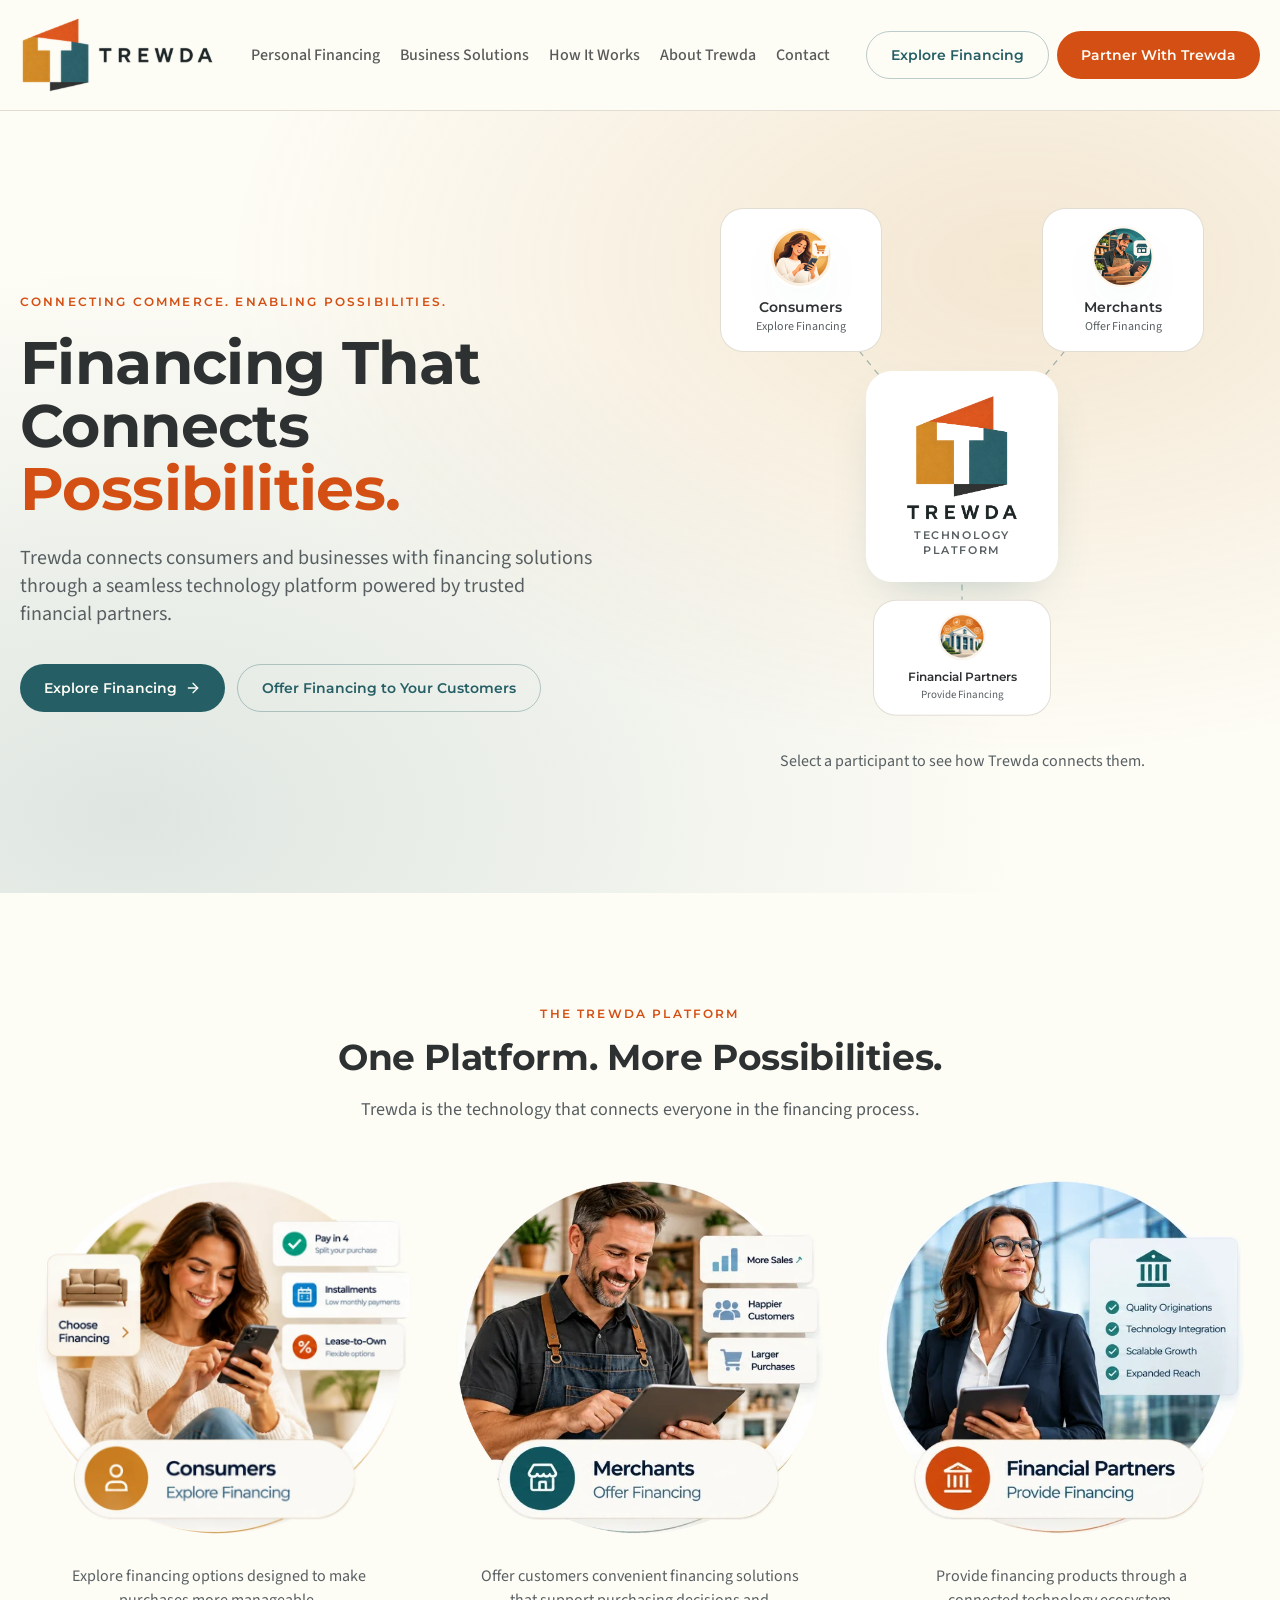
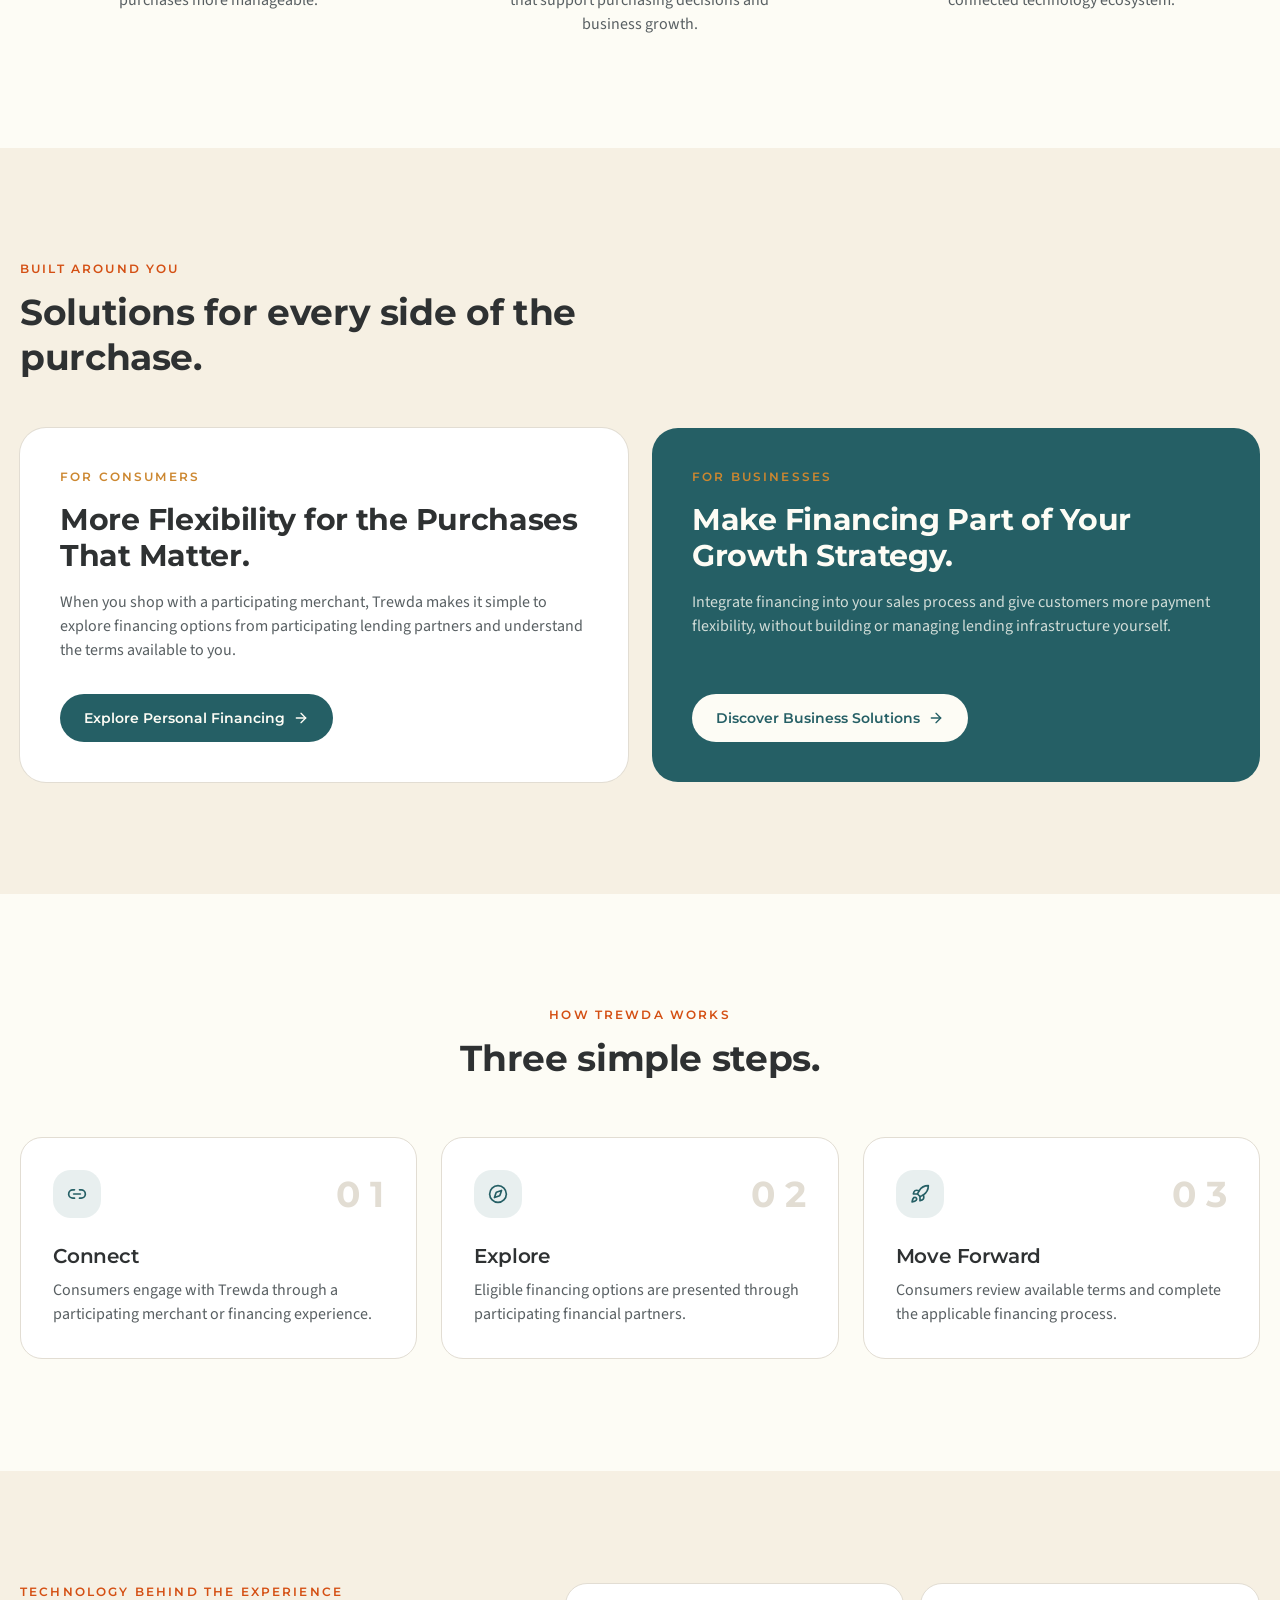
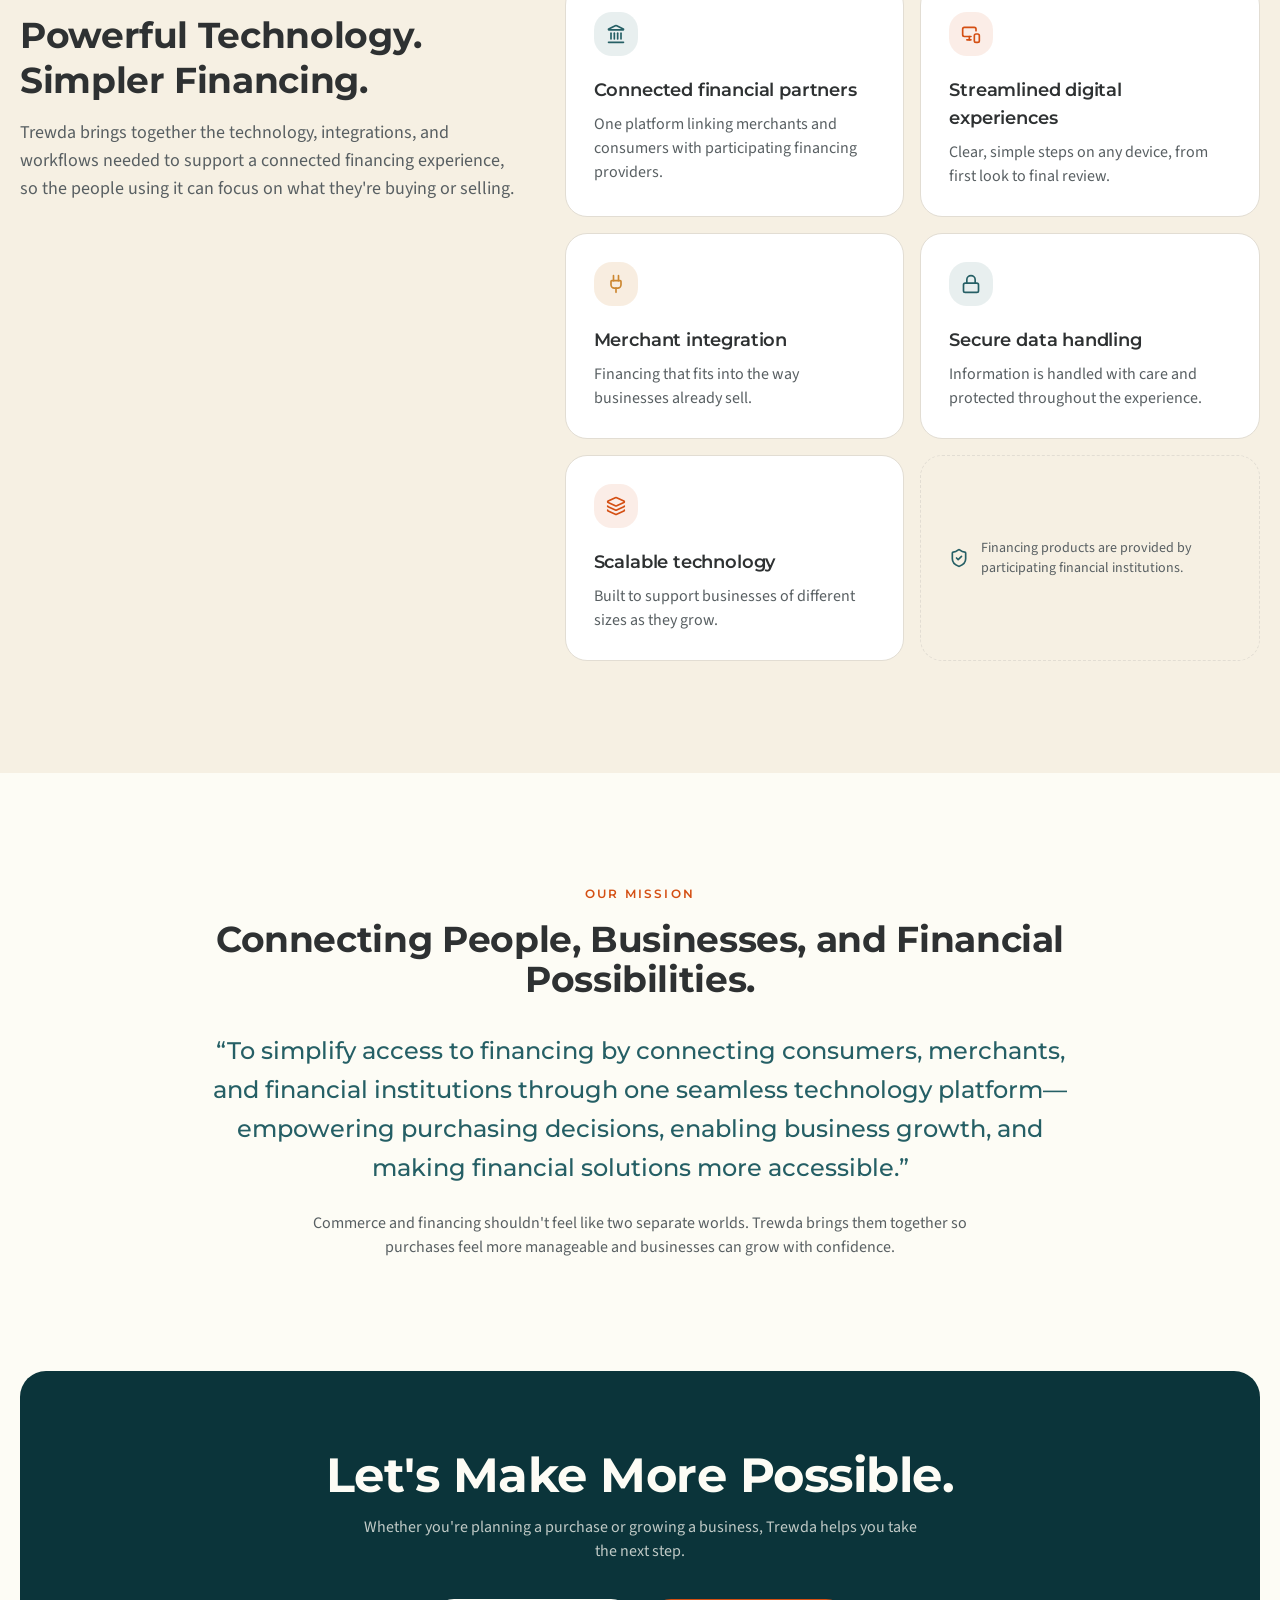
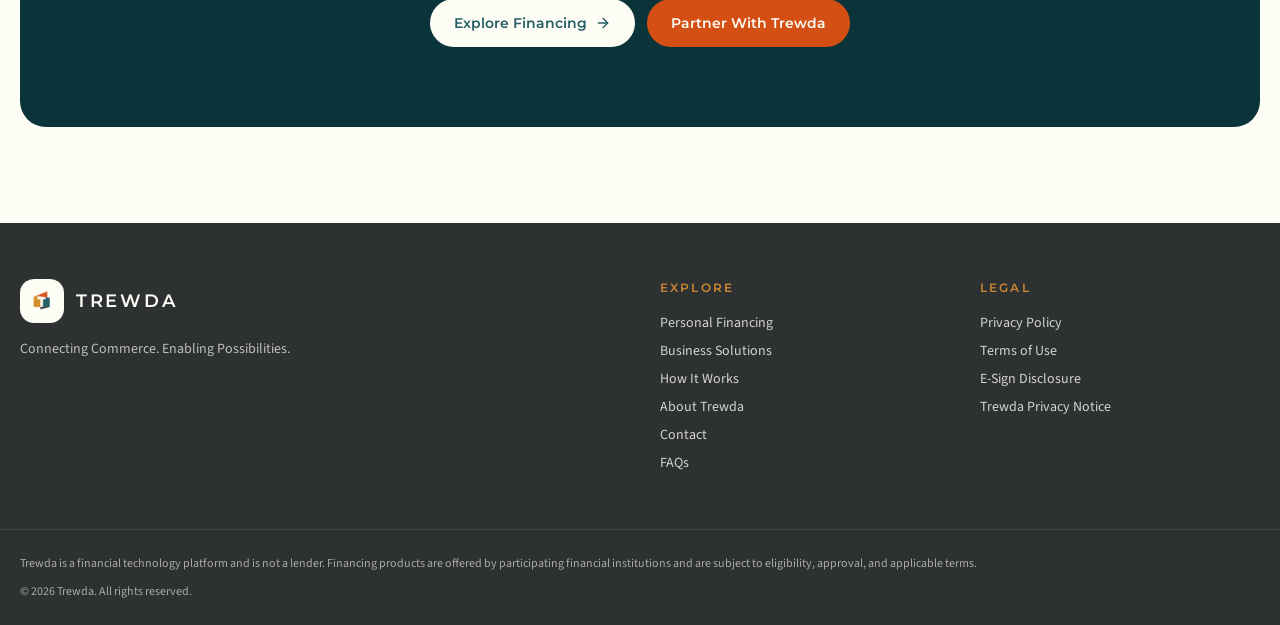
<file: index.html>
<!DOCTYPE html>
<html lang="en">
 <head>
  <meta charset="utf-8"/>
  <meta content="width=device-width, initial-scale=1" name="viewport"/>
  <link as="image" href="assets/trewda-lockup.png" rel="preload"/>
  <link as="image" href="assets/trewda-stacked.png" rel="preload"/>
  <link as="image" href="assets/trewda-logo.png" rel="preload"/>
  <link data-precedence="default" href="assets/styles-FeVALgsH.css" rel="stylesheet"/>
  <link data-precedence="default" href="https://fonts.googleapis.com/css2?family=Montserrat:wght@500;600;700&amp;family=Source+Sans+3:wght@400;500;600&amp;display=swap" rel="stylesheet"/>
  <title>
   Trewda | Consumer &amp; Merchant Financing Platform
  </title>
  <meta content="Trewda" name="author"/>
  <meta content="Discover how Trewda connects consumers, merchants, and financial partners through one financing technology platform. Trewda is not a lender." name="description"/>
  <meta content="Trewda | Consumer &amp; Merchant Financing Platform" property="og:title"/>
  <meta content="Discover how Trewda connects consumers, merchants, and financial partners through one financing technology platform. Trewda is not a lender." property="og:description"/>
  <meta content="website" property="og:type"/>
  <meta content="Trewda" property="og:site_name"/>
  <meta content="en_US" property="og:locale"/>
  <meta content="/" property="og:url"/>
  <meta content="https://id-preview--7ebfb4f6-4d1b-48b0-84a3-66e8fc5d0429.lovable.app/__l5e/assets-v1/3f78bb24-ef26-437a-9b30-5fa10b18df9d/trewda-social.jpg" property="og:image"/>
  <meta content="https://id-preview--7ebfb4f6-4d1b-48b0-84a3-66e8fc5d0429.lovable.app/__l5e/assets-v1/3f78bb24-ef26-437a-9b30-5fa10b18df9d/trewda-social.jpg" property="og:image:secure_url"/>
  <meta content="image/jpeg" property="og:image:type"/>
  <meta content="1200" property="og:image:width"/>
  <meta content="630" property="og:image:height"/>
  <meta content="Trewda logo on ivory with orange, mustard, and teal accents" property="og:image:alt"/>
  <meta content="summary_large_image" name="twitter:card"/>
  <meta content="Trewda | Consumer &amp; Merchant Financing Platform" name="twitter:title"/>
  <meta content="Discover how Trewda connects consumers, merchants, and financial partners through one financing technology platform. Trewda is not a lender." name="twitter:description"/>
  <meta content="https://id-preview--7ebfb4f6-4d1b-48b0-84a3-66e8fc5d0429.lovable.app/__l5e/assets-v1/3f78bb24-ef26-437a-9b30-5fa10b18df9d/trewda-social.jpg" name="twitter:image"/>
  <meta content="Trewda logo on ivory with orange, mustard, and teal accents" name="twitter:image:alt"/>
  <link href="favicon.png" rel="icon" type="image/png"/>
  <link href="https://fonts.googleapis.com" rel="preconnect"/>
  <link crossorigin="anonymous" href="https://fonts.gstatic.com" rel="preconnect"/>
  <link href="https://trewda-home-loan-guide.lovable.app/" rel="canonical"/>
  <script type="application/ld+json">
   {"@context":"https://schema.org","@graph":[{"@type":"Organization","@id":"https://trewda-home-loan-guide.lovable.app/#organization","name":"Trewda","legalName":"Trewda LLC","url":"https://trewda-home-loan-guide.lovable.app/","logo":"/__l5e/assets-v1/e16c0448-92a8-4d80-8bb7-e07fe70e4257/trewda-logo.png","description":"Trewda is a financial technology platform and is not a lender. Financing products are offered by participating financial institutions and are subject to eligibility, approval, and applicable terms.","email":"support@trewda.com","address":{"@type":"PostalAddress","streetAddress":"30 N Gould St Ste N","addressLocality":"Sheridan","addressRegion":"Wyoming","postalCode":"82801","addressCountry":"US"},"contactPoint":{"@type":"ContactPoint","contactType":"customer support","email":"support@trewda.com","url":"https://trewda-home-loan-guide.lovable.app/contact"},"hasOfferCatalog":{"@type":"OfferCatalog","name":"Trewda platform services","itemListElement":[{"@type":"Offer","itemOffered":{"@id":"https://trewda-home-loan-guide.lovable.app/#consumer-financing-connections"}},{"@type":"Offer","itemOffered":{"@id":"https://trewda-home-loan-guide.lovable.app/#merchant-financing-technology"}},{"@type":"Offer","itemOffered":{"@id":"https://trewda-home-loan-guide.lovable.app/#financial-partner-connections"}}]}},{"@type":"WebSite","@id":"https://trewda-home-loan-guide.lovable.app/#website","name":"Trewda","url":"https://trewda-home-loan-guide.lovable.app/","inLanguage":"en-US","publisher":{"@id":"https://trewda-home-loan-guide.lovable.app/#organization"}},{"@type":"Service","@id":"https://trewda-home-loan-guide.lovable.app/#consumer-financing-connections","name":"Consumer financing connections","serviceType":"Purchase financing connection technology","url":"https://trewda-home-loan-guide.lovable.app/personal-financing","description":"Trewda connects consumers shopping with participating merchants to financing options from participating financial institutions for home improvement, home repair, HVAC, plumbing, electrical, automotive repair, veterinary services, animal training, and more. Trewda is not a lender; availability, eligibility, approval, and terms depend on the provider.","provider":{"@id":"https://trewda-home-loan-guide.lovable.app/#organization"},"audience":[{"@type":"Audience","audienceType":"Consumers"}]},{"@type":"Service","@id":"https://trewda-home-loan-guide.lovable.app/#merchant-financing-technology","name":"Merchant financing technology","serviceType":"Merchant financing integration platform","url":"https://trewda-home-loan-guide.lovable.app/business-solutions","description":"Trewda connects merchants and their customers with participating financing providers and supports financing within merchant sales workflows. Participating financial institutions, not Trewda, provide the financing products.","provider":{"@id":"https://trewda-home-loan-guide.lovable.app/#organization"},"audience":[{"@type":"Audience","audienceType":"Merchants"}]},{"@type":"Service","@id":"https://trewda-home-loan-guide.lovable.app/#financial-partner-connections","name":"Financial partner platform connections","serviceType":"Financing technology platform connections","url":"https://trewda-home-loan-guide.lovable.app/how-it-works","description":"Trewda's technology platform connects participating financial institutions with merchants and consumers. Financial institutions provide financing products and determine eligibility, approval, and applicable terms; Trewda is not a lender.","provider":{"@id":"https://trewda-home-loan-guide.lovable.app/#organization"},"audience":[{"@type":"Audience","audienceType":"Financial institutions"}]}]}
  </script>
  <script type="application/ld+json">
   {"@context":"https://schema.org","@graph":[{"@type":"WebPage","@id":"https://trewda-home-loan-guide.lovable.app/#webpage","url":"https://trewda-home-loan-guide.lovable.app/","name":"Trewda","description":"Discover how Trewda connects consumers, merchants, and financial partners through one financing technology platform. Trewda is not a lender.","inLanguage":"en-US","isPartOf":{"@id":"https://trewda-home-loan-guide.lovable.app/#website"},"publisher":{"@id":"https://trewda-home-loan-guide.lovable.app/#organization"},"about":[{"@id":"https://trewda-home-loan-guide.lovable.app/#organization"},{"@id":"https://trewda-home-loan-guide.lovable.app/#consumer-financing-connections"},{"@id":"https://trewda-home-loan-guide.lovable.app/#merchant-financing-technology"},{"@id":"https://trewda-home-loan-guide.lovable.app/#financial-partner-connections"}],"audience":[{"@type":"Audience","audienceType":"Consumers"},{"@type":"Audience","audienceType":"Merchants"},{"@type":"Audience","audienceType":"Financial partners"}]}]}
  </script>
 </head>
 <body>
  <div class="flex min-h-screen flex-col">
   <header class="sticky top-0 z-50 border-b bg-background/90 backdrop-blur">
    <div class="mx-auto flex max-w-7xl items-center justify-between gap-4 px-5 py-4">
     <a aria-current="page" aria-label="Trewda home" class="flex shrink-0 items-center active" data-status="active" href="index.html">
      <img alt="Trewda" class="h-[42px] w-auto shrink-0 xl:h-[78px]" height="492" src="assets/trewda-lockup.png" width="1228"/>
     </a>
     <nav aria-label="Main" class="hidden items-center gap-5 xl:flex">
      <a class="whitespace-nowrap text-base font-medium text-foreground/80 transition-colors hover:text-primary" href="personal-financing.html">
       Personal Financing
      </a>
      <a class="whitespace-nowrap text-base font-medium text-foreground/80 transition-colors hover:text-primary" href="business-solutions.html">
       Business Solutions
      </a>
      <a class="whitespace-nowrap text-base font-medium text-foreground/80 transition-colors hover:text-primary" href="how-it-works.html">
       How It Works
      </a>
      <a class="whitespace-nowrap text-base font-medium text-foreground/80 transition-colors hover:text-primary" href="about.html">
       About Trewda
      </a>
      <a class="whitespace-nowrap text-base font-medium text-foreground/80 transition-colors hover:text-primary" href="contact.html">
       Contact
      </a>
     </nav>
     <div class="hidden items-center gap-2 xl:flex">
      <a class="inline-flex items-center justify-center gap-2 whitespace-nowrap rounded-full font-display font-semibold transition-all focus-visible:outline-none focus-visible:ring-2 focus-visible:ring-ring focus-visible:ring-offset-2 border border-primary/30 text-primary hover:bg-primary/5 h-12 px-6 text-sm" href="personal-financing.html#explore">
       Explore Financing
      </a>
      <a class="inline-flex items-center justify-center gap-2 whitespace-nowrap rounded-full font-display font-semibold transition-all focus-visible:outline-none focus-visible:ring-2 focus-visible:ring-ring focus-visible:ring-offset-2 bg-accent text-accent-foreground hover:brightness-110 h-12 px-6 text-sm" href="business-solutions.html#partner">
       Partner With Trewda
      </a>
     </div>
     <button aria-expanded="false" aria-label="Open menu" class="rounded-md p-2.5 xl:hidden">
      <svg aria-hidden="true" class="lucide lucide-x hidden" fill="none" height="24" stroke="currentColor" stroke-linecap="round" stroke-linejoin="round" stroke-width="2" viewbox="0 0 24 24" width="24" xmlns="http://www.w3.org/2000/svg">
       <path d="M18 6 6 18">
       </path>
       <path d="m6 6 12 12">
       </path>
      </svg>
      <svg aria-hidden="true" class="lucide lucide-menu h-7 w-7" fill="none" height="24" stroke="currentColor" stroke-linecap="round" stroke-linejoin="round" stroke-width="2" viewbox="0 0 24 24" width="24" xmlns="http://www.w3.org/2000/svg">
       <path d="M4 5h16">
       </path>
       <path d="M4 12h16">
       </path>
       <path d="M4 19h16">
       </path>
      </svg>
     </button>
    </div>
   </header>
   <main class="flex-1">
    <!--$-->
    <section class="bg-hero">
     <div class="mx-auto grid max-w-7xl items-center gap-12 px-5 py-16 md:py-24 lg:grid-cols-2">
      <div class="animate-fade-up">
       <p class="eyebrow">
        Connecting Commerce. Enabling Possibilities.
       </p>
       <h1 class="mt-5 text-4xl font-bold leading-[1.05] sm:text-5xl [overflow-wrap:anywhere] md:text-6xl">
        Financing That Connects
        <span class="text-accent">
         Possibilities.
        </span>
       </h1>
       <p class="mt-6 max-w-xl text-lg text-muted-foreground md:text-xl">
        Trewda connects consumers and businesses with financing solutions through a seamless technology platform powered by trusted financial partners.
       </p>
       <div class="mt-9 flex flex-wrap gap-3">
        <a class="inline-flex items-center justify-center gap-2 whitespace-nowrap rounded-full font-display font-semibold transition-all focus-visible:outline-none focus-visible:ring-2 focus-visible:ring-ring focus-visible:ring-offset-2 bg-primary text-primary-foreground hover:bg-teal-deep h-12 px-6 text-sm" href="personal-financing.html#explore">
         Explore Financing
         <svg aria-hidden="true" class="lucide lucide-arrow-right h-4 w-4" fill="none" height="24" stroke="currentColor" stroke-linecap="round" stroke-linejoin="round" stroke-width="2" viewbox="0 0 24 24" width="24" xmlns="http://www.w3.org/2000/svg">
          <path d="M5 12h14">
          </path>
          <path d="m12 5 7 7-7 7">
          </path>
         </svg>
        </a>
        <a class="inline-flex items-center justify-center gap-2 rounded-full font-display font-semibold transition-all focus-visible:outline-none focus-visible:ring-2 focus-visible:ring-ring focus-visible:ring-offset-2 border border-primary/30 text-primary hover:bg-primary/5 h-12 px-6 text-sm whitespace-normal" href="business-solutions.html">
         Offer Financing to Your Customers
        </a>
       </div>
      </div>
      <div>
       <div class="relative mx-auto aspect-[5/7] w-full max-w-lg sm:aspect-[10/11] sm:max-w-xl xl:aspect-[10/9]">
        <svg aria-hidden="true" class="absolute inset-0 h-full w-full" preserveaspectratio="none" viewbox="0 0 100 90">
         <line data-participant-line="consumers" class="participant-line animate-dash transition-colors stroke-primary/40" stroke-width="1.25" vector-effect="non-scaling-stroke" x1="50" x2="22" y1="46.800000000000004" y2="12.6">
         </line>
         <line data-participant-line="merchants" class="participant-line animate-dash transition-colors stroke-primary/40" stroke-width="1.25" vector-effect="non-scaling-stroke" x1="50" x2="78" y1="46.800000000000004" y2="12.6">
         </line>
         <line data-participant-line="partners" class="participant-line animate-dash transition-colors stroke-primary/40" stroke-width="1.25" vector-effect="non-scaling-stroke" x1="50" x2="50" y1="46.800000000000004" y2="78.3">
         </line>
        </svg>
        <div class="absolute left-1/2 top-[52%] z-10 flex w-40 -translate-x-1/2 -translate-y-1/2 flex-col items-center rounded-3xl bg-card px-4 py-4 text-center shadow-soft ring-1 ring-border sm:w-48 sm:py-6">
         <img alt="Trewda" class="h-auto w-20 sm:w-28" height="869" src="assets/trewda-stacked.png" width="775"/>
         <span class="mt-2 font-display text-[10px] font-semibold uppercase leading-snug tracking-[0.14em] text-muted-foreground sm:text-[11px]">
          Technology Platform
         </span>
        </div>
        <button aria-pressed="false" data-participant="consumers" class="group absolute z-10 flex -translate-x-1/2 -translate-y-1/2 flex-col items-center rounded-2xl bg-card text-center ring-1 ring-border transition-all duration-200 w-28 px-3 py-3.5 sm:w-40 sm:px-4 sm:py-4 cursor-pointer hover:-translate-y-[calc(50%+4px)] hover:shadow-soft hover:ring-accent/60 focus-visible:outline-none focus-visible:ring-2 focus-visible:ring-ring" style="left:22%;top:14%" type="button">
         <img alt="" class="rounded-full object-cover shadow-soft ring-1 ring-border transition-transform duration-200 group-hover:scale-105 h-12 w-12 sm:h-16 sm:w-16" height="256" loading="lazy" src="assets/eco-consumers.png" width="256"/>
         <span class="mt-2 font-display font-semibold text-brand-charcoal text-xs sm:text-sm">
          Consumers
         </span>
         <span class="mt-0.5 text-muted-foreground text-[10px] sm:text-xs">
          Explore Financing
         </span>
        </button>
        <button aria-pressed="false" data-participant="merchants" class="group absolute z-10 flex -translate-x-1/2 -translate-y-1/2 flex-col items-center rounded-2xl bg-card text-center ring-1 ring-border transition-all duration-200 w-28 px-3 py-3.5 sm:w-40 sm:px-4 sm:py-4 cursor-pointer hover:-translate-y-[calc(50%+4px)] hover:shadow-soft hover:ring-accent/60 focus-visible:outline-none focus-visible:ring-2 focus-visible:ring-ring" style="left:78%;top:14%" type="button">
         <img alt="" class="rounded-full object-cover shadow-soft ring-1 ring-border transition-transform duration-200 group-hover:scale-105 h-12 w-12 sm:h-16 sm:w-16" height="256" loading="lazy" src="assets/eco-merchants.png" width="256"/>
         <span class="mt-2 font-display font-semibold text-brand-charcoal text-xs sm:text-sm">
          Merchants
         </span>
         <span class="mt-0.5 text-muted-foreground text-[10px] sm:text-xs">
          Offer Financing
         </span>
        </button>
        <button aria-pressed="false" data-participant="partners" class="group absolute z-10 flex -translate-x-1/2 -translate-y-1/2 flex-col items-center rounded-2xl bg-card text-center ring-1 ring-border transition-all duration-200 w-36 px-3 py-2.5 sm:w-44 sm:py-3 cursor-pointer hover:-translate-y-[calc(50%+4px)] hover:shadow-soft hover:ring-accent/60 focus-visible:outline-none focus-visible:ring-2 focus-visible:ring-ring" style="left:50%;top:87%" type="button">
         <img alt="" class="rounded-full object-cover shadow-soft ring-1 ring-border transition-transform duration-200 group-hover:scale-105 h-10 w-10 sm:h-12 sm:w-12" height="256" loading="lazy" src="assets/eco-partners.png" width="256"/>
         <span class="mt-2 font-display font-semibold text-brand-charcoal text-[11px] sm:text-xs">
          Financial Partners
         </span>
         <span class="mt-0.5 text-muted-foreground text-[9px] sm:text-[11px]">
          Provide Financing
         </span>
        </button>
       </div>
       <p id="participant-description" aria-live="polite" class="mx-auto mt-6 min-h-12 max-w-md text-center text-muted-foreground">
        Select a participant to see how Trewda connects them.
       </p>
      </div>
     </div>
    </section>
    <section class="py-20 md:py-28">
     <div class="mx-auto max-w-7xl px-5">
      <div class="max-w-2xl mx-auto text-center">
       <p class="eyebrow">
        The Trewda platform
       </p>
       <h2 class="mt-3 text-3xl font-bold leading-tight md:text-4xl">
        One Platform. More Possibilities.
       </h2>
       <p class="mt-4 text-lg text-muted-foreground">
        Trewda is the technology that connects everyone in the financing process.
       </p>
      </div>
      <div class="mt-12 grid gap-10 sm:grid-cols-2 lg:grid-cols-3 lg:gap-6">
       <div class="text-center">
        <img alt="Consumers — Explore financing options designed to make purchases more manageable." class="mx-auto aspect-square w-full max-w-sm object-contain" height="640" loading="lazy" src="assets/platform-consumers-BdlAbEG3.webp" width="640"/>
        <p class="mx-auto mt-2 max-w-xs text-muted-foreground">
         Explore financing options designed to make purchases more manageable.
        </p>
       </div>
       <div class="text-center">
        <img alt="Merchants — Offer customers convenient financing solutions that support purchasing decisions and business growth." class="mx-auto aspect-square w-full max-w-sm object-contain" height="640" loading="lazy" src="assets/platform-merchants-Bz1R0L0f.webp" width="640"/>
        <p class="mx-auto mt-2 max-w-xs text-muted-foreground">
         Offer customers convenient financing solutions that support purchasing decisions and business growth.
        </p>
       </div>
       <div class="text-center sm:col-span-2 sm:mx-auto sm:max-w-md lg:col-span-1 lg:max-w-none">
        <img alt="Financial Partners — Provide financing products through a connected technology ecosystem." class="mx-auto aspect-square w-full max-w-sm object-contain" height="640" loading="lazy" src="assets/platform-partners-CJXnKgMH.webp" width="640"/>
        <p class="mx-auto mt-2 max-w-xs text-muted-foreground">
         Provide financing products through a connected technology ecosystem.
        </p>
       </div>
      </div>
     </div>
    </section>
    <section class="py-20 md:py-28 bg-secondary">
     <div class="mx-auto max-w-7xl px-5">
      <div class="max-w-2xl">
       <p class="eyebrow">
        Built around you
       </p>
       <h2 class="mt-3 text-3xl font-bold leading-tight md:text-4xl">
        Solutions for every side of the purchase.
       </h2>
      </div>
      <div class="mt-12 grid gap-6 lg:grid-cols-2">
       <div class="flex flex-col rounded-3xl bg-card p-6 ring-1 ring-border sm:p-10">
        <p class="eyebrow text-brand-mustard">
         For Consumers
        </p>
        <h3 class="mt-4 text-3xl font-bold">
         More Flexibility for the Purchases That Matter.
        </h3>
        <p class="mt-4 flex-1 text-muted-foreground">
         When you shop with a participating merchant, Trewda makes it simple to explore financing options from participating lending partners and understand the terms available to you.
        </p>
        <a class="inline-flex items-center justify-center gap-2 rounded-full font-display font-semibold transition-all focus-visible:outline-none focus-visible:ring-2 focus-visible:ring-ring focus-visible:ring-offset-2 bg-primary text-primary-foreground hover:bg-teal-deep h-12 px-6 text-sm mt-8 self-start whitespace-normal" href="personal-financing.html">
         Explore Personal Financing
         <svg aria-hidden="true" class="lucide lucide-arrow-right h-4 w-4" fill="none" height="24" stroke="currentColor" stroke-linecap="round" stroke-linejoin="round" stroke-width="2" viewbox="0 0 24 24" width="24" xmlns="http://www.w3.org/2000/svg">
          <path d="M5 12h14">
          </path>
          <path d="m12 5 7 7-7 7">
          </path>
         </svg>
        </a>
       </div>
       <div class="flex flex-col rounded-3xl bg-brand-teal p-6 text-brand-ivory sm:p-10">
        <p class="eyebrow text-brand-mustard">
         For Businesses
        </p>
        <h3 class="mt-4 text-3xl font-bold">
         Make Financing Part of Your Growth Strategy.
        </h3>
        <p class="mt-4 flex-1 text-brand-ivory/80">
         Integrate financing into your sales process and give customers more payment flexibility, without building or managing lending infrastructure yourself.
        </p>
        <a class="inline-flex items-center justify-center gap-2 rounded-full font-display font-semibold transition-all focus-visible:outline-none focus-visible:ring-2 focus-visible:ring-ring focus-visible:ring-offset-2 bg-brand-ivory text-brand-teal hover:bg-sand h-12 px-6 text-sm mt-8 self-start whitespace-normal" href="business-solutions.html">
         Discover Business Solutions
         <svg aria-hidden="true" class="lucide lucide-arrow-right h-4 w-4" fill="none" height="24" stroke="currentColor" stroke-linecap="round" stroke-linejoin="round" stroke-width="2" viewbox="0 0 24 24" width="24" xmlns="http://www.w3.org/2000/svg">
          <path d="M5 12h14">
          </path>
          <path d="m12 5 7 7-7 7">
          </path>
         </svg>
        </a>
       </div>
      </div>
     </div>
    </section>
    <section class="py-20 md:py-28">
     <div class="mx-auto max-w-7xl px-5">
      <div class="max-w-2xl mx-auto text-center">
       <p class="eyebrow">
        How Trewda works
       </p>
       <h2 class="mt-3 text-3xl font-bold leading-tight md:text-4xl">
        Three simple steps.
       </h2>
      </div>
      <ol class="mt-14 grid gap-6 md:grid-cols-3">
       <li class="rounded-2xl border bg-card p-8">
        <div class="flex items-center justify-between">
         <span class="flex h-12 w-12 items-center justify-center rounded-xl bg-primary/10 text-primary">
          <svg aria-hidden="true" class="lucide lucide-link2 lucide-link-2 h-5 w-5" fill="none" height="24" stroke="currentColor" stroke-linecap="round" stroke-linejoin="round" stroke-width="2" viewbox="0 0 24 24" width="24" xmlns="http://www.w3.org/2000/svg">
           <path d="M9 17H7A5 5 0 0 1 7 7h2">
           </path>
           <path d="M15 7h2a5 5 0 1 1 0 10h-2">
           </path>
           <line x1="8" x2="16" y1="12" y2="12">
           </line>
          </svg>
         </span>
         <span class="font-display text-4xl font-bold text-border">
          0
          <!-- -->
          1
         </span>
        </div>
        <h3 class="mt-6 text-xl font-semibold">
         Connect
        </h3>
        <p class="mt-2 text-muted-foreground">
         Consumers engage with Trewda through a participating merchant or financing experience.
        </p>
       </li>
       <li class="rounded-2xl border bg-card p-8">
        <div class="flex items-center justify-between">
         <span class="flex h-12 w-12 items-center justify-center rounded-xl bg-primary/10 text-primary">
          <svg aria-hidden="true" class="lucide lucide-compass h-5 w-5" fill="none" height="24" stroke="currentColor" stroke-linecap="round" stroke-linejoin="round" stroke-width="2" viewbox="0 0 24 24" width="24" xmlns="http://www.w3.org/2000/svg">
           <circle cx="12" cy="12" r="10">
           </circle>
           <path d="m16.24 7.76-1.804 5.411a2 2 0 0 1-1.265 1.265L7.76 16.24l1.804-5.411a2 2 0 0 1 1.265-1.265z">
           </path>
          </svg>
         </span>
         <span class="font-display text-4xl font-bold text-border">
          0
          <!-- -->
          2
         </span>
        </div>
        <h3 class="mt-6 text-xl font-semibold">
         Explore
        </h3>
        <p class="mt-2 text-muted-foreground">
         Eligible financing options are presented through participating financial partners.
        </p>
       </li>
       <li class="rounded-2xl border bg-card p-8">
        <div class="flex items-center justify-between">
         <span class="flex h-12 w-12 items-center justify-center rounded-xl bg-primary/10 text-primary">
          <svg aria-hidden="true" class="lucide lucide-rocket h-5 w-5" fill="none" height="24" stroke="currentColor" stroke-linecap="round" stroke-linejoin="round" stroke-width="2" viewbox="0 0 24 24" width="24" xmlns="http://www.w3.org/2000/svg">
           <path d="M12 15v5s3.03-.55 4-2c1.08-1.62 0-5 0-5">
           </path>
           <path d="M4.5 16.5c-1.5 1.26-2 5-2 5s3.74-.5 5-2c.71-.84.7-2.13-.09-2.91a2.18 2.18 0 0 0-2.91-.09">
           </path>
           <path d="M9 12a22 22 0 0 1 2-3.95A12.88 12.88 0 0 1 22 2c0 2.72-.78 7.5-6 11a22.4 22.4 0 0 1-4 2z">
           </path>
           <path d="M9 12H4s.55-3.03 2-4c1.62-1.08 5 .05 5 .05">
           </path>
          </svg>
         </span>
         <span class="font-display text-4xl font-bold text-border">
          0
          <!-- -->
          3
         </span>
        </div>
        <h3 class="mt-6 text-xl font-semibold">
         Move Forward
        </h3>
        <p class="mt-2 text-muted-foreground">
         Consumers review available terms and complete the applicable financing process.
        </p>
       </li>
      </ol>
     </div>
    </section>
    <section class="py-20 md:py-28 bg-secondary">
     <div class="mx-auto max-w-7xl px-5">
      <div class="grid gap-12 lg:grid-cols-[1fr_1.4fr]">
       <div class="max-w-2xl">
        <p class="eyebrow">
         Technology behind the experience
        </p>
        <h2 class="mt-3 text-3xl font-bold leading-tight md:text-4xl">
         Powerful Technology. Simpler Financing.
        </h2>
        <p class="mt-4 text-lg text-muted-foreground">
         Trewda brings together the technology, integrations, and workflows needed to support a connected financing experience, so the people using it can focus on what they're buying or selling.
        </p>
       </div>
       <div class="grid gap-4 sm:grid-cols-2">
        <div class="rounded-2xl border bg-card p-7 transition-shadow hover:shadow-soft">
         <span class="flex h-11 w-11 items-center justify-center rounded-xl bg-brand-teal/10 text-brand-teal">
          <svg aria-hidden="true" class="lucide lucide-landmark h-5 w-5" fill="none" height="24" stroke="currentColor" stroke-linecap="round" stroke-linejoin="round" stroke-width="2" viewbox="0 0 24 24" width="24" xmlns="http://www.w3.org/2000/svg">
           <path d="M10 18v-7">
           </path>
           <path d="M11.12 2.198a2 2 0 0 1 1.76.006l7.866 3.847c.476.233.31.949-.22.949H3.474c-.53 0-.695-.716-.22-.949z">
           </path>
           <path d="M14 18v-7">
           </path>
           <path d="M18 18v-7">
           </path>
           <path d="M3 22h18">
           </path>
           <path d="M6 18v-7">
           </path>
          </svg>
         </span>
         <h3 class="mt-5 text-lg font-semibold">
          Connected financial partners
         </h3>
         <p class="mt-2 text-muted-foreground">
          One platform linking merchants and consumers with participating financing providers.
         </p>
        </div>
        <div class="rounded-2xl border bg-card p-7 transition-shadow hover:shadow-soft">
         <span class="flex h-11 w-11 items-center justify-center rounded-xl bg-brand-orange/10 text-brand-orange">
          <svg aria-hidden="true" class="lucide lucide-monitor-smartphone h-5 w-5" fill="none" height="24" stroke="currentColor" stroke-linecap="round" stroke-linejoin="round" stroke-width="2" viewbox="0 0 24 24" width="24" xmlns="http://www.w3.org/2000/svg">
           <path d="M18 8V6a2 2 0 0 0-2-2H4a2 2 0 0 0-2 2v7a2 2 0 0 0 2 2h8">
           </path>
           <path d="M10 19v-3.96 3.15">
           </path>
           <path d="M7 19h5">
           </path>
           <rect height="10" rx="2" width="6" x="16" y="12">
           </rect>
          </svg>
         </span>
         <h3 class="mt-5 text-lg font-semibold">
          Streamlined digital experiences
         </h3>
         <p class="mt-2 text-muted-foreground">
          Clear, simple steps on any device, from first look to final review.
         </p>
        </div>
        <div class="rounded-2xl border bg-card p-7 transition-shadow hover:shadow-soft">
         <span class="flex h-11 w-11 items-center justify-center rounded-xl bg-brand-mustard/15 text-brand-mustard">
          <svg aria-hidden="true" class="lucide lucide-plug h-5 w-5" fill="none" height="24" stroke="currentColor" stroke-linecap="round" stroke-linejoin="round" stroke-width="2" viewbox="0 0 24 24" width="24" xmlns="http://www.w3.org/2000/svg">
           <path d="M12 22v-5">
           </path>
           <path d="M15 8V2">
           </path>
           <path d="M17 8a1 1 0 0 1 1 1v4a4 4 0 0 1-4 4h-4a4 4 0 0 1-4-4V9a1 1 0 0 1 1-1z">
           </path>
           <path d="M9 8V2">
           </path>
          </svg>
         </span>
         <h3 class="mt-5 text-lg font-semibold">
          Merchant integration
         </h3>
         <p class="mt-2 text-muted-foreground">
          Financing that fits into the way businesses already sell.
         </p>
        </div>
        <div class="rounded-2xl border bg-card p-7 transition-shadow hover:shadow-soft">
         <span class="flex h-11 w-11 items-center justify-center rounded-xl bg-brand-teal/10 text-brand-teal">
          <svg aria-hidden="true" class="lucide lucide-lock h-5 w-5" fill="none" height="24" stroke="currentColor" stroke-linecap="round" stroke-linejoin="round" stroke-width="2" viewbox="0 0 24 24" width="24" xmlns="http://www.w3.org/2000/svg">
           <rect height="11" rx="2" ry="2" width="18" x="3" y="11">
           </rect>
           <path d="M7 11V7a5 5 0 0 1 10 0v4">
           </path>
          </svg>
         </span>
         <h3 class="mt-5 text-lg font-semibold">
          Secure data handling
         </h3>
         <p class="mt-2 text-muted-foreground">
          Information is handled with care and protected throughout the experience.
         </p>
        </div>
        <div class="rounded-2xl border bg-card p-7 transition-shadow hover:shadow-soft">
         <span class="flex h-11 w-11 items-center justify-center rounded-xl bg-brand-orange/10 text-brand-orange">
          <svg aria-hidden="true" class="lucide lucide-layers h-5 w-5" fill="none" height="24" stroke="currentColor" stroke-linecap="round" stroke-linejoin="round" stroke-width="2" viewbox="0 0 24 24" width="24" xmlns="http://www.w3.org/2000/svg">
           <path d="M12.83 2.18a2 2 0 0 0-1.66 0L2.6 6.08a1 1 0 0 0 0 1.83l8.58 3.91a2 2 0 0 0 1.66 0l8.58-3.9a1 1 0 0 0 0-1.83z">
           </path>
           <path d="M2 12a1 1 0 0 0 .58.91l8.6 3.91a2 2 0 0 0 1.65 0l8.58-3.9A1 1 0 0 0 22 12">
           </path>
           <path d="M2 17a1 1 0 0 0 .58.91l8.6 3.91a2 2 0 0 0 1.65 0l8.58-3.9A1 1 0 0 0 22 17">
           </path>
          </svg>
         </span>
         <h3 class="mt-5 text-lg font-semibold">
          Scalable technology
         </h3>
         <p class="mt-2 text-muted-foreground">
          Built to support businesses of different sizes as they grow.
         </p>
        </div>
        <div class="flex items-center gap-3 rounded-2xl border border-dashed p-7 text-sm text-muted-foreground">
         <svg aria-hidden="true" class="lucide lucide-shield-check h-5 w-5 shrink-0 text-primary" fill="none" height="24" stroke="currentColor" stroke-linecap="round" stroke-linejoin="round" stroke-width="2" viewbox="0 0 24 24" width="24" xmlns="http://www.w3.org/2000/svg">
          <path d="M20 13c0 5-3.5 7.5-7.66 8.95a1 1 0 0 1-.67-.01C7.5 20.5 4 18 4 13V6a1 1 0 0 1 1-1c2 0 4.5-1.2 6.24-2.72a1.17 1.17 0 0 1 1.52 0C14.51 3.81 17 5 19 5a1 1 0 0 1 1 1z">
          </path>
          <path d="m9 12 2 2 4-4">
          </path>
         </svg>
         Financing products are provided by participating financial institutions.
        </div>
       </div>
      </div>
     </div>
    </section>
    <section class="py-20 md:py-28">
     <div class="mx-auto max-w-7xl px-5">
      <div class="mx-auto max-w-4xl text-center">
       <p class="eyebrow">
        Our mission
       </p>
       <h2 class="mt-4 text-3xl font-bold md:text-4xl">
        Connecting People, Businesses, and Financial Possibilities.
       </h2>
       <blockquote class="mt-8 font-display text-xl font-medium leading-relaxed text-primary md:text-2xl">
        “To simplify access to financing by connecting consumers, merchants, and financial institutions through one seamless technology platform—empowering purchasing decisions, enabling business growth, and making financial solutions more accessible.”
       </blockquote>
       <p class="mx-auto mt-6 max-w-2xl text-muted-foreground">
        Commerce and financing shouldn't feel like two separate worlds. Trewda brings them together so purchases feel more manageable and businesses can grow with confidence.
       </p>
      </div>
     </div>
    </section>
    <section class="px-5 pb-24">
     <div class="mx-auto max-w-7xl overflow-hidden rounded-3xl bg-teal-deep px-8 py-16 text-center text-brand-ivory md:py-20">
      <h2 class="text-3xl font-bold md:text-5xl">
       Let's Make More Possible.
      </h2>
      <p class="mx-auto mt-4 max-w-xl text-brand-ivory/75">
       Whether you're planning a purchase or growing a business, Trewda helps you take the next step.
      </p>
      <div class="mt-9 flex flex-wrap justify-center gap-3">
       <a class="inline-flex items-center justify-center gap-2 whitespace-nowrap rounded-full font-display font-semibold transition-all focus-visible:outline-none focus-visible:ring-2 focus-visible:ring-ring focus-visible:ring-offset-2 bg-brand-ivory text-brand-teal hover:bg-sand h-12 px-6 text-sm" href="personal-financing.html#explore">
        Explore Financing
        <svg aria-hidden="true" class="lucide lucide-arrow-right h-4 w-4" fill="none" height="24" stroke="currentColor" stroke-linecap="round" stroke-linejoin="round" stroke-width="2" viewbox="0 0 24 24" width="24" xmlns="http://www.w3.org/2000/svg">
         <path d="M5 12h14">
         </path>
         <path d="m12 5 7 7-7 7">
         </path>
        </svg>
       </a>
       <a class="inline-flex items-center justify-center gap-2 whitespace-nowrap rounded-full font-display font-semibold transition-all focus-visible:outline-none focus-visible:ring-2 focus-visible:ring-ring focus-visible:ring-offset-2 bg-accent text-accent-foreground hover:brightness-110 h-12 px-6 text-sm" href="business-solutions.html#partner">
        Partner With Trewda
       </a>
      </div>
     </div>
    </section>
    <!--/$-->
   </main>
   <footer class="bg-brand-charcoal text-brand-ivory">
    <div class="mx-auto grid max-w-7xl gap-10 px-5 py-14 md:grid-cols-4">
     <div class="md:col-span-2">
      <div class="flex items-center gap-3">
       <span class="rounded-lg bg-brand-ivory p-1.5">
        <img alt="" class="h-8 w-8" src="assets/trewda-logo.png"/>
       </span>
       <span class="trewda-wordmark text-lg">
        TREWDA
       </span>
      </div>
      <p class="mt-4 max-w-sm text-sm text-brand-ivory/70">
       Connecting Commerce. Enabling Possibilities.
      </p>
     </div>
     <div>
      <h3 class="eyebrow text-brand-mustard">
       Explore
      </h3>
      <ul class="mt-4 space-y-2 text-sm">
       <li>
        <a class="text-brand-ivory/80 hover:text-brand-ivory" href="personal-financing.html">
         Personal Financing
        </a>
       </li>
       <li>
        <a class="text-brand-ivory/80 hover:text-brand-ivory" href="business-solutions.html">
         Business Solutions
        </a>
       </li>
       <li>
        <a class="text-brand-ivory/80 hover:text-brand-ivory" href="how-it-works.html">
         How It Works
        </a>
       </li>
       <li>
        <a class="text-brand-ivory/80 hover:text-brand-ivory" href="about.html">
         About Trewda
        </a>
       </li>
       <li>
        <a class="text-brand-ivory/80 hover:text-brand-ivory" href="contact.html">
         Contact
        </a>
       </li>
       <li>
        <a class="text-brand-ivory/80 hover:text-brand-ivory" href="faq.html">
         FAQs
        </a>
       </li>
      </ul>
     </div>
     <div>
      <h3 class="eyebrow text-brand-mustard">
       Legal
      </h3>
      <ul class="mt-4 space-y-2 text-sm">
       <li>
        <a class="text-brand-ivory/80 hover:text-brand-ivory" href="privacy.html">
         Privacy Policy
        </a>
       </li>
       <li>
        <a class="text-brand-ivory/80 hover:text-brand-ivory" href="terms.html">
         Terms of Use
        </a>
       </li>
       <li>
        <a class="text-brand-ivory/80 hover:text-brand-ivory" href="esign.html">
         E-Sign Disclosure
        </a>
       </li>
       <li>
        <a class="text-brand-ivory/80 hover:text-brand-ivory" href="privacy-notice.html">
         Trewda Privacy Notice
        </a>
       </li>
      </ul>
     </div>
    </div>
    <div class="border-t border-brand-ivory/10">
     <div class="mx-auto max-w-7xl px-5 py-6 text-xs leading-relaxed text-brand-ivory/60">
      <p>
       Trewda is a financial technology platform and is not a lender. Financing products are offered by participating financial institutions and are subject to eligibility, approval, and applicable terms.
      </p>
      <p class="mt-2">
       ©
       <!-- -->
       2026
       <!-- -->
       Trewda. All rights reserved.
      </p>
     </div>
    </div>
   </footer>
  </div>
  <script src="assets/site.js">
  </script>
  <script>
    (function () {
      var description = document.getElementById('participant-description');
      var buttons = document.querySelectorAll('[data-participant]');
      var lines = document.querySelectorAll('[data-participant-line]');

      if (!description || !buttons.length) return;

      var messages = {
        consumers: 'Consumers explore financing options from participating financial partners when purchasing from a participating merchant.',
        merchants: 'Merchants offer customers financing through technology built into the way they already sell.',
        partners: 'Participating financial institutions provide the financing products, reaching customers through the Trewda platform.'
      };

      function setActiveParticipant(participant) {
        var text = messages[participant] || description.textContent;
        description.textContent = text;

        buttons.forEach(function (button) {
          var isSelected = button.getAttribute('data-participant') === participant;
          button.setAttribute('aria-pressed', String(isSelected));
        });

        lines.forEach(function (line) {
          var isActive = line.getAttribute('data-participant-line') === participant;
          line.setAttribute('stroke', isActive ? '#f58a3d' : '#3d7f8c');
          line.classList.toggle('stroke-accent', isActive);
          line.classList.toggle('stroke-primary/40', !isActive);
        });
      }

      buttons.forEach(function (button) {
        button.addEventListener('mouseenter', function () {
          setActiveParticipant(button.getAttribute('data-participant'));
        });
        button.addEventListener('focus', function () {
          setActiveParticipant(button.getAttribute('data-participant'));
        });
        button.addEventListener('click', function () {
          setActiveParticipant(button.getAttribute('data-participant'));
        });
      });
    })();
  </script>
 </body>
</html>
</file>
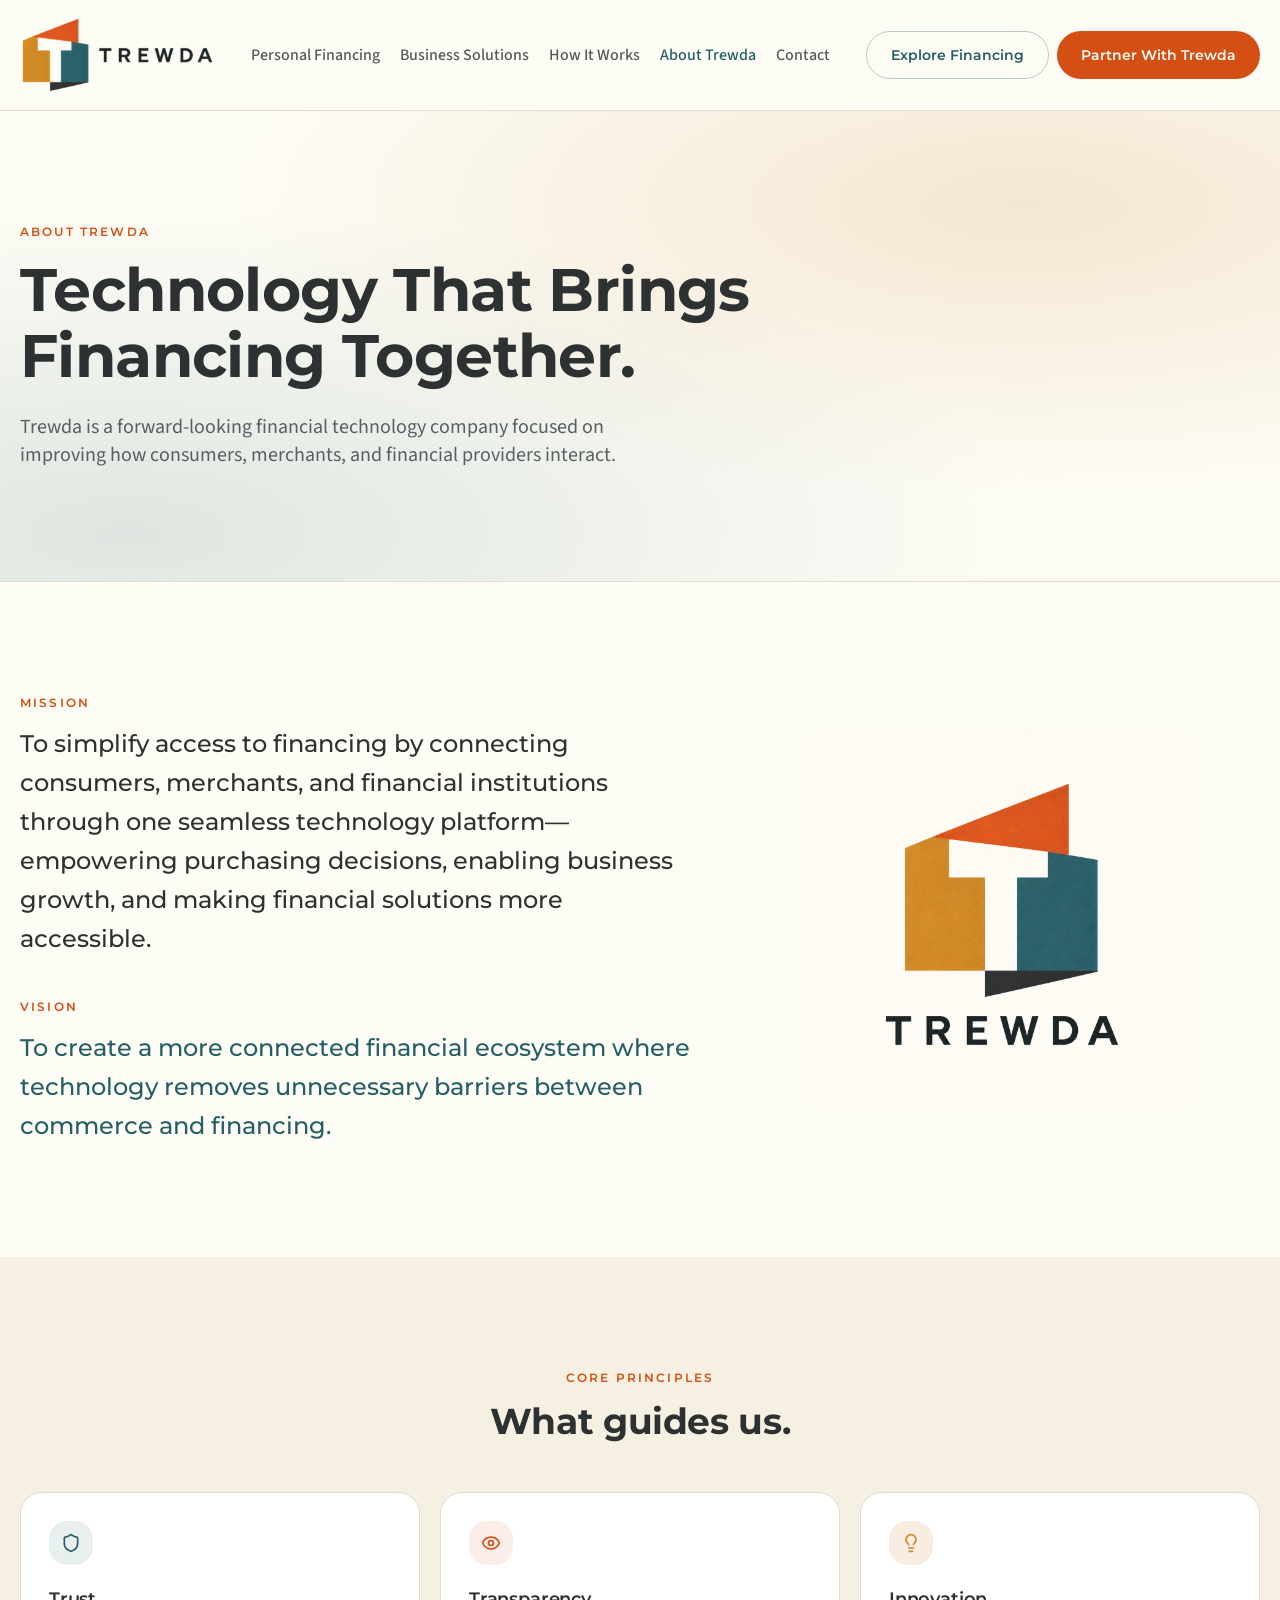
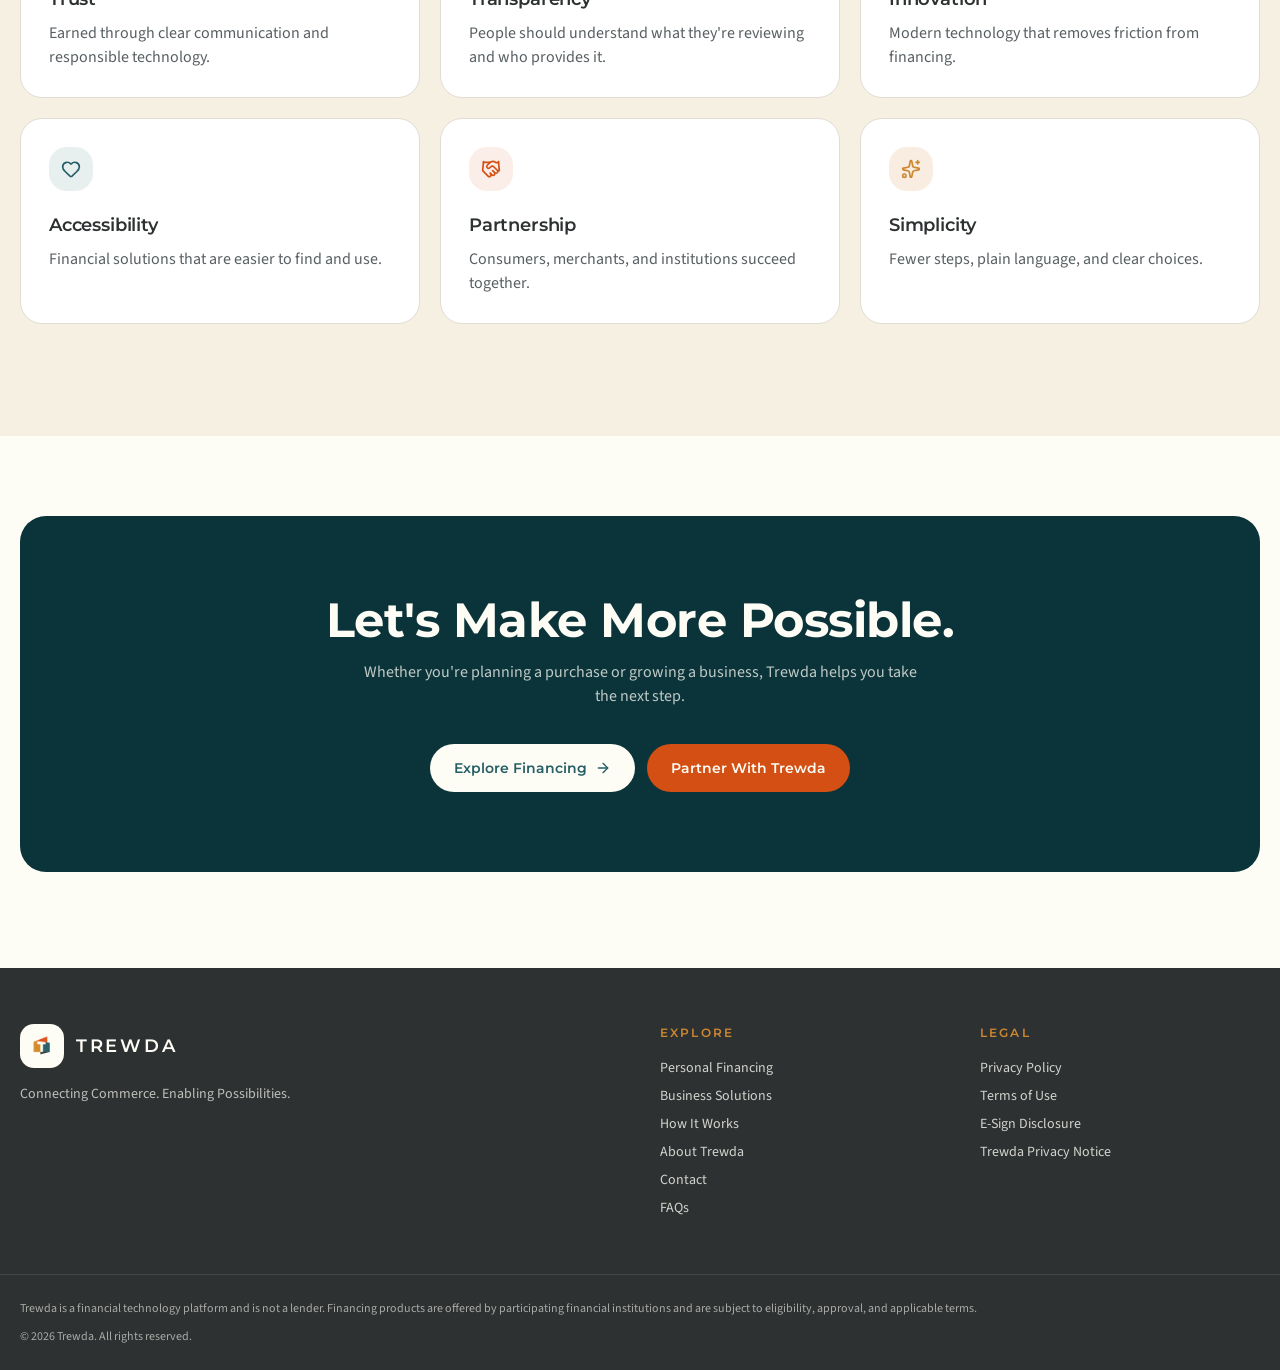
<file: about.html>
<!DOCTYPE html>
<html lang="en">
 <head>
  <meta charset="utf-8"/>
  <meta content="width=device-width, initial-scale=1" name="viewport"/>
  <link as="image" href="assets/trewda-lockup.png" rel="preload"/>
  <link as="image" href="assets/trewda-wordmark.png" rel="preload"/>
  <link as="image" href="assets/trewda-logo.png" rel="preload"/>
  <link data-precedence="default" href="assets/styles-FeVALgsH.css" rel="stylesheet"/>
  <link data-precedence="default" href="https://fonts.googleapis.com/css2?family=Montserrat:wght@500;600;700&amp;family=Source+Sans+3:wght@400;500;600&amp;display=swap" rel="stylesheet"/>
  <title>
   About Trewda | Our Financing Technology Mission
  </title>
  <meta content="Trewda" name="author"/>
  <meta content="Learn about Trewda's mission, vision, and principles for connecting consumers, merchants, and financial providers through clear, responsible technology." name="description"/>
  <meta content="About Trewda | Our Financing Technology Mission" property="og:title"/>
  <meta content="Learn about Trewda's mission, vision, and principles for connecting consumers, merchants, and financial providers through clear, responsible technology." property="og:description"/>
  <meta content="website" property="og:type"/>
  <meta content="Trewda" property="og:site_name"/>
  <meta content="en_US" property="og:locale"/>
  <meta content="/about" property="og:url"/>
  <meta content="https://id-preview--7ebfb4f6-4d1b-48b0-84a3-66e8fc5d0429.lovable.app/__l5e/assets-v1/3f78bb24-ef26-437a-9b30-5fa10b18df9d/trewda-social.jpg" property="og:image"/>
  <meta content="https://id-preview--7ebfb4f6-4d1b-48b0-84a3-66e8fc5d0429.lovable.app/__l5e/assets-v1/3f78bb24-ef26-437a-9b30-5fa10b18df9d/trewda-social.jpg" property="og:image:secure_url"/>
  <meta content="image/jpeg" property="og:image:type"/>
  <meta content="1200" property="og:image:width"/>
  <meta content="630" property="og:image:height"/>
  <meta content="Trewda logo on ivory with orange, mustard, and teal accents" property="og:image:alt"/>
  <meta content="summary_large_image" name="twitter:card"/>
  <meta content="About Trewda | Our Financing Technology Mission" name="twitter:title"/>
  <meta content="Learn about Trewda's mission, vision, and principles for connecting consumers, merchants, and financial providers through clear, responsible technology." name="twitter:description"/>
  <meta content="https://id-preview--7ebfb4f6-4d1b-48b0-84a3-66e8fc5d0429.lovable.app/__l5e/assets-v1/3f78bb24-ef26-437a-9b30-5fa10b18df9d/trewda-social.jpg" name="twitter:image"/>
  <meta content="Trewda logo on ivory with orange, mustard, and teal accents" name="twitter:image:alt"/>
  <link href="favicon.png" rel="icon" type="image/png"/>
  <link href="https://fonts.googleapis.com" rel="preconnect"/>
  <link crossorigin="anonymous" href="https://fonts.gstatic.com" rel="preconnect"/>
  <link href="https://trewda-home-loan-guide.lovable.app/about" rel="canonical"/>
  <script type="application/ld+json">
   {"@context":"https://schema.org","@graph":[{"@type":"Organization","@id":"https://trewda-home-loan-guide.lovable.app/#organization","name":"Trewda","legalName":"Trewda LLC","url":"https://trewda-home-loan-guide.lovable.app/","logo":"/__l5e/assets-v1/e16c0448-92a8-4d80-8bb7-e07fe70e4257/trewda-logo.png","description":"Trewda is a financial technology platform and is not a lender. Financing products are offered by participating financial institutions and are subject to eligibility, approval, and applicable terms.","email":"support@trewda.com","address":{"@type":"PostalAddress","streetAddress":"30 N Gould St Ste N","addressLocality":"Sheridan","addressRegion":"Wyoming","postalCode":"82801","addressCountry":"US"},"contactPoint":{"@type":"ContactPoint","contactType":"customer support","email":"support@trewda.com","url":"https://trewda-home-loan-guide.lovable.app/contact"},"hasOfferCatalog":{"@type":"OfferCatalog","name":"Trewda platform services","itemListElement":[{"@type":"Offer","itemOffered":{"@id":"https://trewda-home-loan-guide.lovable.app/#consumer-financing-connections"}},{"@type":"Offer","itemOffered":{"@id":"https://trewda-home-loan-guide.lovable.app/#merchant-financing-technology"}},{"@type":"Offer","itemOffered":{"@id":"https://trewda-home-loan-guide.lovable.app/#financial-partner-connections"}}]}},{"@type":"WebSite","@id":"https://trewda-home-loan-guide.lovable.app/#website","name":"Trewda","url":"https://trewda-home-loan-guide.lovable.app/","inLanguage":"en-US","publisher":{"@id":"https://trewda-home-loan-guide.lovable.app/#organization"}},{"@type":"Service","@id":"https://trewda-home-loan-guide.lovable.app/#consumer-financing-connections","name":"Consumer financing connections","serviceType":"Purchase financing connection technology","url":"https://trewda-home-loan-guide.lovable.app/personal-financing","description":"Trewda connects consumers shopping with participating merchants to financing options from participating financial institutions for home improvement, home repair, HVAC, plumbing, electrical, automotive repair, veterinary services, animal training, and more. Trewda is not a lender; availability, eligibility, approval, and terms depend on the provider.","provider":{"@id":"https://trewda-home-loan-guide.lovable.app/#organization"},"audience":[{"@type":"Audience","audienceType":"Consumers"}]},{"@type":"Service","@id":"https://trewda-home-loan-guide.lovable.app/#merchant-financing-technology","name":"Merchant financing technology","serviceType":"Merchant financing integration platform","url":"https://trewda-home-loan-guide.lovable.app/business-solutions","description":"Trewda connects merchants and their customers with participating financing providers and supports financing within merchant sales workflows. Participating financial institutions, not Trewda, provide the financing products.","provider":{"@id":"https://trewda-home-loan-guide.lovable.app/#organization"},"audience":[{"@type":"Audience","audienceType":"Merchants"}]},{"@type":"Service","@id":"https://trewda-home-loan-guide.lovable.app/#financial-partner-connections","name":"Financial partner platform connections","serviceType":"Financing technology platform connections","url":"https://trewda-home-loan-guide.lovable.app/how-it-works","description":"Trewda's technology platform connects participating financial institutions with merchants and consumers. Financial institutions provide financing products and determine eligibility, approval, and applicable terms; Trewda is not a lender.","provider":{"@id":"https://trewda-home-loan-guide.lovable.app/#organization"},"audience":[{"@type":"Audience","audienceType":"Financial institutions"}]}]}
  </script>
  <script type="application/ld+json">
   {"@context":"https://schema.org","@graph":[{"@type":"AboutPage","@id":"https://trewda-home-loan-guide.lovable.app/about#webpage","url":"https://trewda-home-loan-guide.lovable.app/about","name":"About Trewda","description":"Learn about Trewda's mission, vision, and principles for connecting consumers, merchants, and financial providers through clear, responsible technology.","inLanguage":"en-US","isPartOf":{"@id":"https://trewda-home-loan-guide.lovable.app/#website"},"publisher":{"@id":"https://trewda-home-loan-guide.lovable.app/#organization"},"about":[{"@id":"https://trewda-home-loan-guide.lovable.app/#organization"},{"@id":"https://trewda-home-loan-guide.lovable.app/#consumer-financing-connections"},{"@id":"https://trewda-home-loan-guide.lovable.app/#merchant-financing-technology"},{"@id":"https://trewda-home-loan-guide.lovable.app/#financial-partner-connections"}],"audience":[{"@type":"Audience","audienceType":"Consumers"},{"@type":"Audience","audienceType":"Merchants"},{"@type":"Audience","audienceType":"Financial partners"}],"breadcrumb":{"@id":"https://trewda-home-loan-guide.lovable.app/about#breadcrumb"}},{"@type":"BreadcrumbList","@id":"https://trewda-home-loan-guide.lovable.app/about#breadcrumb","itemListElement":[{"@type":"ListItem","position":1,"name":"Trewda","item":"https://trewda-home-loan-guide.lovable.app/"},{"@type":"ListItem","position":2,"name":"About Trewda","item":"https://trewda-home-loan-guide.lovable.app/about"}]}]}
  </script>
 </head>
 <body>
  <div class="flex min-h-screen flex-col">
   <header class="sticky top-0 z-50 border-b bg-background/90 backdrop-blur">
    <div class="mx-auto flex max-w-7xl items-center justify-between gap-4 px-5 py-4">
     <a aria-label="Trewda home" class="flex shrink-0 items-center" href="index.html">
      <img alt="Trewda" class="h-[42px] w-auto shrink-0 xl:h-[78px]" height="492" src="assets/trewda-lockup.png" width="1228"/>
     </a>
     <nav aria-label="Main" class="hidden items-center gap-5 xl:flex">
      <a class="whitespace-nowrap text-base font-medium text-foreground/80 transition-colors hover:text-primary" href="personal-financing.html">
       Personal Financing
      </a>
      <a class="whitespace-nowrap text-base font-medium text-foreground/80 transition-colors hover:text-primary" href="business-solutions.html">
       Business Solutions
      </a>
      <a class="whitespace-nowrap text-base font-medium text-foreground/80 transition-colors hover:text-primary" href="how-it-works.html">
       How It Works
      </a>
      <a aria-current="page" class="whitespace-nowrap text-base font-medium text-foreground/80 transition-colors hover:text-primary text-primary" data-status="active" href="about.html">
       About Trewda
      </a>
      <a class="whitespace-nowrap text-base font-medium text-foreground/80 transition-colors hover:text-primary" href="contact.html">
       Contact
      </a>
     </nav>
     <div class="hidden items-center gap-2 xl:flex">
      <a class="inline-flex items-center justify-center gap-2 whitespace-nowrap rounded-full font-display font-semibold transition-all focus-visible:outline-none focus-visible:ring-2 focus-visible:ring-ring focus-visible:ring-offset-2 border border-primary/30 text-primary hover:bg-primary/5 h-12 px-6 text-sm" href="personal-financing.html#explore">
       Explore Financing
      </a>
      <a class="inline-flex items-center justify-center gap-2 whitespace-nowrap rounded-full font-display font-semibold transition-all focus-visible:outline-none focus-visible:ring-2 focus-visible:ring-ring focus-visible:ring-offset-2 bg-accent text-accent-foreground hover:brightness-110 h-12 px-6 text-sm" href="business-solutions.html#partner">
       Partner With Trewda
      </a>
     </div>
     <button aria-expanded="false" aria-label="Open menu" class="rounded-md p-2.5 xl:hidden">
      <svg aria-hidden="true" class="lucide lucide-x hidden" fill="none" height="24" stroke="currentColor" stroke-linecap="round" stroke-linejoin="round" stroke-width="2" viewbox="0 0 24 24" width="24" xmlns="http://www.w3.org/2000/svg">
       <path d="M18 6 6 18">
       </path>
       <path d="m6 6 12 12">
       </path>
      </svg>
      <svg aria-hidden="true" class="lucide lucide-menu h-7 w-7" fill="none" height="24" stroke="currentColor" stroke-linecap="round" stroke-linejoin="round" stroke-width="2" viewbox="0 0 24 24" width="24" xmlns="http://www.w3.org/2000/svg">
       <path d="M4 5h16">
       </path>
       <path d="M4 12h16">
       </path>
       <path d="M4 19h16">
       </path>
      </svg>
     </button>
    </div>
   </header>
   <main class="flex-1">
    <!--$-->
    <section class="bg-hero border-b">
     <div class="mx-auto max-w-7xl px-5 py-20 md:py-28">
      <div class="max-w-3xl animate-fade-up">
       <p class="eyebrow">
        About Trewda
       </p>
       <h1 class="mt-4 text-4xl font-bold leading-[1.1] md:text-6xl">
        Technology That Brings Financing Together.
       </h1>
       <p class="mt-6 max-w-2xl text-lg text-muted-foreground md:text-xl">
        Trewda is a forward-looking financial technology company focused on improving how consumers, merchants, and financial providers interact.
       </p>
      </div>
     </div>
    </section>
    <section class="py-20 md:py-28">
     <div class="mx-auto max-w-7xl px-5">
      <div class="grid items-center gap-12 lg:grid-cols-[1.3fr_1fr]">
       <div class="space-y-10">
        <div>
         <p class="eyebrow">
          Mission
         </p>
         <p class="mt-3 font-display text-2xl font-medium leading-relaxed">
          To simplify access to financing by connecting consumers, merchants, and financial institutions through one seamless technology platform—empowering purchasing decisions, enabling business growth, and making financial solutions more accessible.
         </p>
        </div>
        <div>
         <p class="eyebrow">
          Vision
         </p>
         <p class="mt-3 font-display text-2xl font-medium leading-relaxed text-primary">
          To create a more connected financial ecosystem where technology removes unnecessary barriers between commerce and financing.
         </p>
        </div>
       </div>
       <img alt="Trewda logo" class="mx-auto w-full max-w-sm rounded-3xl" src="assets/trewda-wordmark.png"/>
      </div>
     </div>
    </section>
    <section class="py-20 md:py-28 bg-secondary">
     <div class="mx-auto max-w-7xl px-5">
      <div class="max-w-2xl mx-auto text-center">
       <p class="eyebrow">
        Core principles
       </p>
       <h2 class="mt-3 text-3xl font-bold leading-tight md:text-4xl">
        What guides us.
       </h2>
      </div>
      <div class="mt-12 grid gap-5 md:grid-cols-2 lg:grid-cols-3">
       <div class="rounded-2xl border bg-card p-7 transition-shadow hover:shadow-soft">
        <span class="flex h-11 w-11 items-center justify-center rounded-xl bg-brand-teal/10 text-brand-teal">
         <svg aria-hidden="true" class="lucide lucide-shield h-5 w-5" fill="none" height="24" stroke="currentColor" stroke-linecap="round" stroke-linejoin="round" stroke-width="2" viewbox="0 0 24 24" width="24" xmlns="http://www.w3.org/2000/svg">
          <path d="M20 13c0 5-3.5 7.5-7.66 8.95a1 1 0 0 1-.67-.01C7.5 20.5 4 18 4 13V6a1 1 0 0 1 1-1c2 0 4.5-1.2 6.24-2.72a1.17 1.17 0 0 1 1.52 0C14.51 3.81 17 5 19 5a1 1 0 0 1 1 1z">
          </path>
         </svg>
        </span>
        <h3 class="mt-5 text-lg font-semibold">
         Trust
        </h3>
        <p class="mt-2 text-muted-foreground">
         Earned through clear communication and responsible technology.
        </p>
       </div>
       <div class="rounded-2xl border bg-card p-7 transition-shadow hover:shadow-soft">
        <span class="flex h-11 w-11 items-center justify-center rounded-xl bg-brand-orange/10 text-brand-orange">
         <svg aria-hidden="true" class="lucide lucide-eye h-5 w-5" fill="none" height="24" stroke="currentColor" stroke-linecap="round" stroke-linejoin="round" stroke-width="2" viewbox="0 0 24 24" width="24" xmlns="http://www.w3.org/2000/svg">
          <path d="M2.062 12.348a1 1 0 0 1 0-.696 10.75 10.75 0 0 1 19.876 0 1 1 0 0 1 0 .696 10.75 10.75 0 0 1-19.876 0">
          </path>
          <circle cx="12" cy="12" r="3">
          </circle>
         </svg>
        </span>
        <h3 class="mt-5 text-lg font-semibold">
         Transparency
        </h3>
        <p class="mt-2 text-muted-foreground">
         People should understand what they're reviewing and who provides it.
        </p>
       </div>
       <div class="rounded-2xl border bg-card p-7 transition-shadow hover:shadow-soft">
        <span class="flex h-11 w-11 items-center justify-center rounded-xl bg-brand-mustard/15 text-brand-mustard">
         <svg aria-hidden="true" class="lucide lucide-lightbulb h-5 w-5" fill="none" height="24" stroke="currentColor" stroke-linecap="round" stroke-linejoin="round" stroke-width="2" viewbox="0 0 24 24" width="24" xmlns="http://www.w3.org/2000/svg">
          <path d="M15 14c.2-1 .7-1.7 1.5-2.5 1-.9 1.5-2.2 1.5-3.5A6 6 0 0 0 6 8c0 1 .2 2.2 1.5 3.5.7.7 1.3 1.5 1.5 2.5">
          </path>
          <path d="M9 18h6">
          </path>
          <path d="M10 22h4">
          </path>
         </svg>
        </span>
        <h3 class="mt-5 text-lg font-semibold">
         Innovation
        </h3>
        <p class="mt-2 text-muted-foreground">
         Modern technology that removes friction from financing.
        </p>
       </div>
       <div class="rounded-2xl border bg-card p-7 transition-shadow hover:shadow-soft">
        <span class="flex h-11 w-11 items-center justify-center rounded-xl bg-brand-teal/10 text-brand-teal">
         <svg aria-hidden="true" class="lucide lucide-heart h-5 w-5" fill="none" height="24" stroke="currentColor" stroke-linecap="round" stroke-linejoin="round" stroke-width="2" viewbox="0 0 24 24" width="24" xmlns="http://www.w3.org/2000/svg">
          <path d="M2 9.5a5.5 5.5 0 0 1 9.591-3.676.56.56 0 0 0 .818 0A5.49 5.49 0 0 1 22 9.5c0 2.29-1.5 4-3 5.5l-5.492 5.313a2 2 0 0 1-3 .019L5 15c-1.5-1.5-3-3.2-3-5.5">
          </path>
         </svg>
        </span>
        <h3 class="mt-5 text-lg font-semibold">
         Accessibility
        </h3>
        <p class="mt-2 text-muted-foreground">
         Financial solutions that are easier to find and use.
        </p>
       </div>
       <div class="rounded-2xl border bg-card p-7 transition-shadow hover:shadow-soft">
        <span class="flex h-11 w-11 items-center justify-center rounded-xl bg-brand-orange/10 text-brand-orange">
         <svg aria-hidden="true" class="lucide lucide-handshake h-5 w-5" fill="none" height="24" stroke="currentColor" stroke-linecap="round" stroke-linejoin="round" stroke-width="2" viewbox="0 0 24 24" width="24" xmlns="http://www.w3.org/2000/svg">
          <path d="m11 17 2 2a1 1 0 1 0 3-3">
          </path>
          <path d="m14 14 2.5 2.5a1 1 0 1 0 3-3l-3.88-3.88a3 3 0 0 0-4.24 0l-.88.88a1 1 0 1 1-3-3l2.81-2.81a5.79 5.79 0 0 1 7.06-.87l.47.28a2 2 0 0 0 1.42.25L21 4">
          </path>
          <path d="m21 3 1 11h-2">
          </path>
          <path d="M3 3 2 14l6.5 6.5a1 1 0 1 0 3-3">
          </path>
          <path d="M3 4h8">
          </path>
         </svg>
        </span>
        <h3 class="mt-5 text-lg font-semibold">
         Partnership
        </h3>
        <p class="mt-2 text-muted-foreground">
         Consumers, merchants, and institutions succeed together.
        </p>
       </div>
       <div class="rounded-2xl border bg-card p-7 transition-shadow hover:shadow-soft">
        <span class="flex h-11 w-11 items-center justify-center rounded-xl bg-brand-mustard/15 text-brand-mustard">
         <svg aria-hidden="true" class="lucide lucide-sparkles h-5 w-5" fill="none" height="24" stroke="currentColor" stroke-linecap="round" stroke-linejoin="round" stroke-width="2" viewbox="0 0 24 24" width="24" xmlns="http://www.w3.org/2000/svg">
          <path d="M11.017 2.814a1 1 0 0 1 1.966 0l1.051 5.558a2 2 0 0 0 1.594 1.594l5.558 1.051a1 1 0 0 1 0 1.966l-5.558 1.051a2 2 0 0 0-1.594 1.594l-1.051 5.558a1 1 0 0 1-1.966 0l-1.051-5.558a2 2 0 0 0-1.594-1.594l-5.558-1.051a1 1 0 0 1 0-1.966l5.558-1.051a2 2 0 0 0 1.594-1.594z">
          </path>
          <path d="M20 2v4">
          </path>
          <path d="M22 4h-4">
          </path>
          <circle cx="4" cy="20" r="2">
          </circle>
         </svg>
        </span>
        <h3 class="mt-5 text-lg font-semibold">
         Simplicity
        </h3>
        <p class="mt-2 text-muted-foreground">
         Fewer steps, plain language, and clear choices.
        </p>
       </div>
      </div>
     </div>
    </section>
    <div class="pt-20">
     <section class="px-5 pb-24">
      <div class="mx-auto max-w-7xl overflow-hidden rounded-3xl bg-teal-deep px-8 py-16 text-center text-brand-ivory md:py-20">
       <h2 class="text-3xl font-bold md:text-5xl">
        Let's Make More Possible.
       </h2>
       <p class="mx-auto mt-4 max-w-xl text-brand-ivory/75">
        Whether you're planning a purchase or growing a business, Trewda helps you take the next step.
       </p>
       <div class="mt-9 flex flex-wrap justify-center gap-3">
        <a class="inline-flex items-center justify-center gap-2 whitespace-nowrap rounded-full font-display font-semibold transition-all focus-visible:outline-none focus-visible:ring-2 focus-visible:ring-ring focus-visible:ring-offset-2 bg-brand-ivory text-brand-teal hover:bg-sand h-12 px-6 text-sm" href="personal-financing.html#explore">
         Explore Financing
         <svg aria-hidden="true" class="lucide lucide-arrow-right h-4 w-4" fill="none" height="24" stroke="currentColor" stroke-linecap="round" stroke-linejoin="round" stroke-width="2" viewbox="0 0 24 24" width="24" xmlns="http://www.w3.org/2000/svg">
          <path d="M5 12h14">
          </path>
          <path d="m12 5 7 7-7 7">
          </path>
         </svg>
        </a>
        <a class="inline-flex items-center justify-center gap-2 whitespace-nowrap rounded-full font-display font-semibold transition-all focus-visible:outline-none focus-visible:ring-2 focus-visible:ring-ring focus-visible:ring-offset-2 bg-accent text-accent-foreground hover:brightness-110 h-12 px-6 text-sm" href="business-solutions.html#partner">
         Partner With Trewda
        </a>
       </div>
      </div>
     </section>
    </div>
    <!--/$-->
   </main>
   <footer class="bg-brand-charcoal text-brand-ivory">
    <div class="mx-auto grid max-w-7xl gap-10 px-5 py-14 md:grid-cols-4">
     <div class="md:col-span-2">
      <div class="flex items-center gap-3">
       <span class="rounded-lg bg-brand-ivory p-1.5">
        <img alt="" class="h-8 w-8" src="assets/trewda-logo.png"/>
       </span>
       <span class="trewda-wordmark text-lg">
        TREWDA
       </span>
      </div>
      <p class="mt-4 max-w-sm text-sm text-brand-ivory/70">
       Connecting Commerce. Enabling Possibilities.
      </p>
     </div>
     <div>
      <h3 class="eyebrow text-brand-mustard">
       Explore
      </h3>
      <ul class="mt-4 space-y-2 text-sm">
       <li>
        <a class="text-brand-ivory/80 hover:text-brand-ivory" href="personal-financing.html">
         Personal Financing
        </a>
       </li>
       <li>
        <a class="text-brand-ivory/80 hover:text-brand-ivory" href="business-solutions.html">
         Business Solutions
        </a>
       </li>
       <li>
        <a class="text-brand-ivory/80 hover:text-brand-ivory" href="how-it-works.html">
         How It Works
        </a>
       </li>
       <li>
        <a aria-current="page" class="text-brand-ivory/80 hover:text-brand-ivory active" data-status="active" href="about.html">
         About Trewda
        </a>
       </li>
       <li>
        <a class="text-brand-ivory/80 hover:text-brand-ivory" href="contact.html">
         Contact
        </a>
       </li>
       <li>
        <a class="text-brand-ivory/80 hover:text-brand-ivory" href="faq.html">
         FAQs
        </a>
       </li>
      </ul>
     </div>
     <div>
      <h3 class="eyebrow text-brand-mustard">
       Legal
      </h3>
      <ul class="mt-4 space-y-2 text-sm">
       <li>
        <a class="text-brand-ivory/80 hover:text-brand-ivory" href="privacy.html">
         Privacy Policy
        </a>
       </li>
       <li>
        <a class="text-brand-ivory/80 hover:text-brand-ivory" href="terms.html">
         Terms of Use
        </a>
       </li>
       <li>
        <a class="text-brand-ivory/80 hover:text-brand-ivory" href="esign.html">
         E-Sign Disclosure
        </a>
       </li>
       <li>
        <a class="text-brand-ivory/80 hover:text-brand-ivory" href="privacy-notice.html">
         Trewda Privacy Notice
        </a>
       </li>
      </ul>
     </div>
    </div>
    <div class="border-t border-brand-ivory/10">
     <div class="mx-auto max-w-7xl px-5 py-6 text-xs leading-relaxed text-brand-ivory/60">
      <p>
       Trewda is a financial technology platform and is not a lender. Financing products are offered by participating financial institutions and are subject to eligibility, approval, and applicable terms.
      </p>
      <p class="mt-2">
       ©
       <!-- -->
       2026
       <!-- -->
       Trewda. All rights reserved.
      </p>
     </div>
    </div>
   </footer>
  </div>
  <script src="assets/site.js">
  </script>
 </body>
</html>
</file>
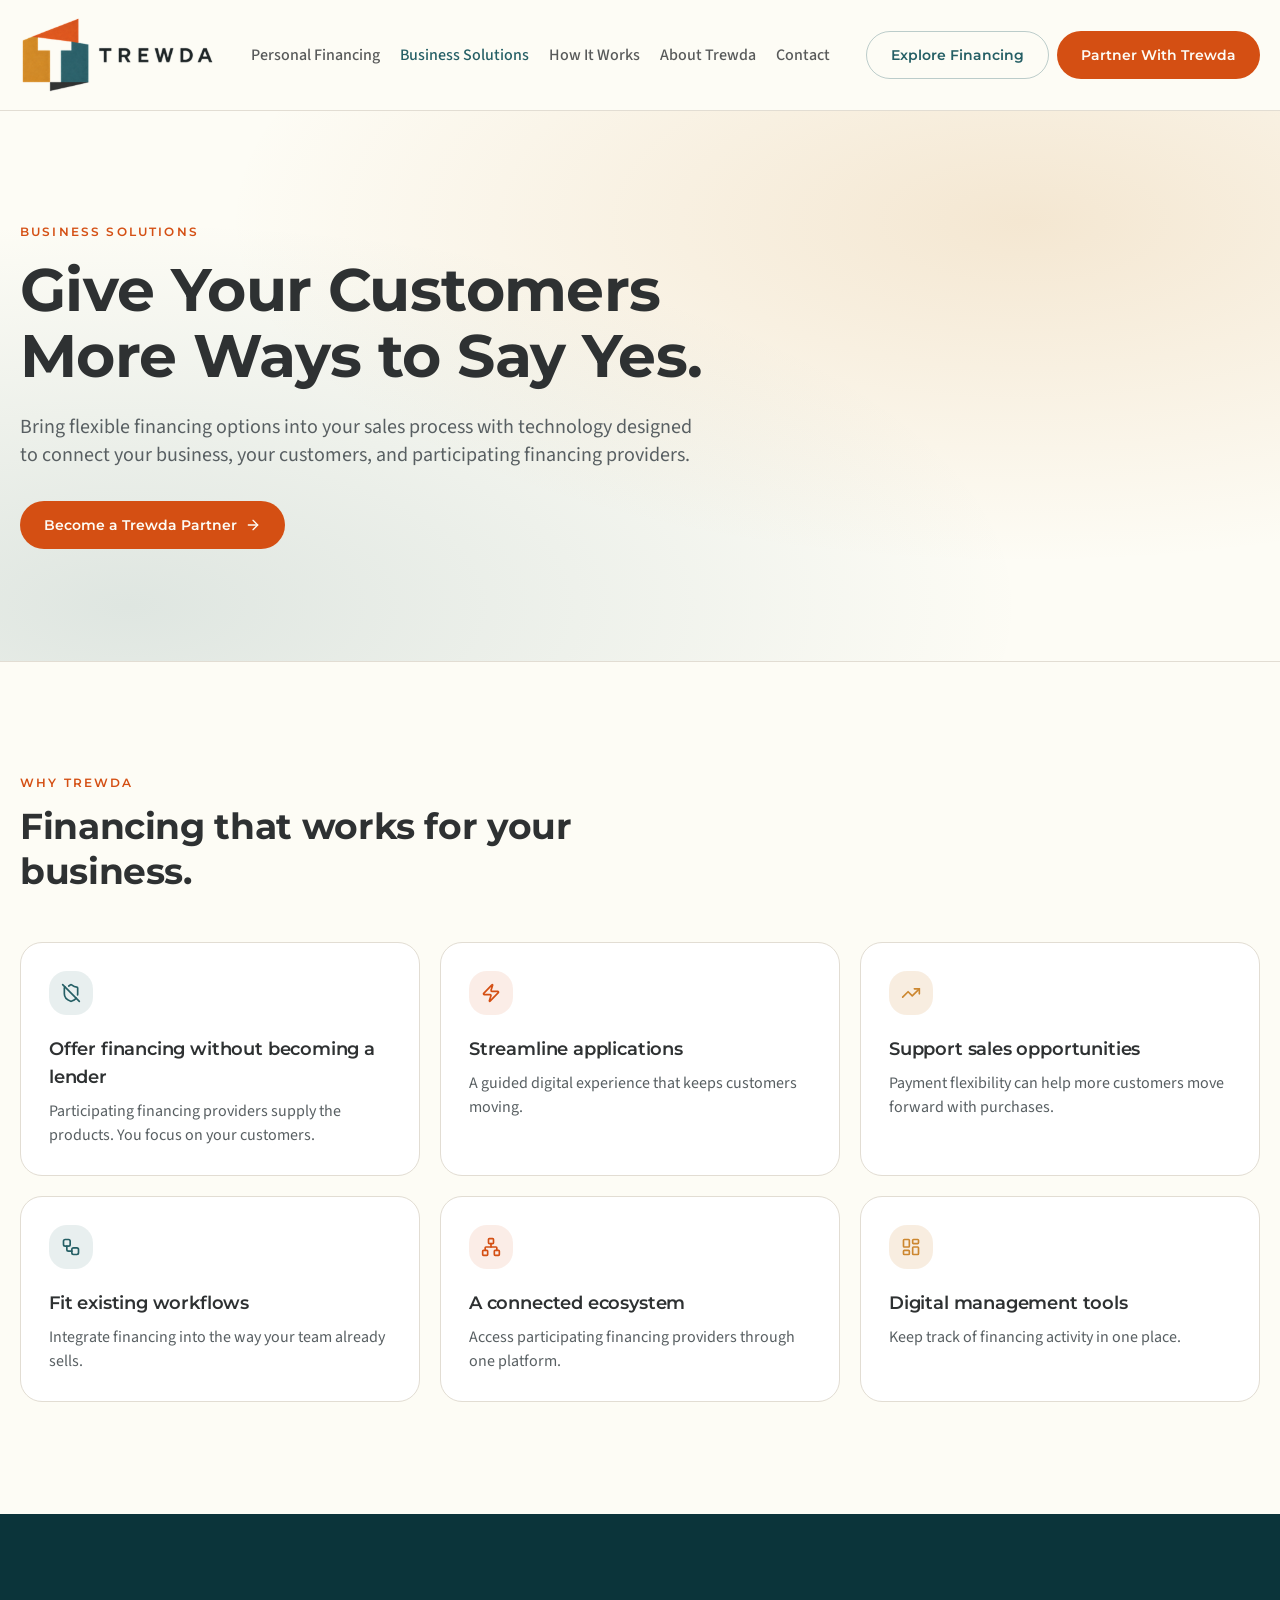
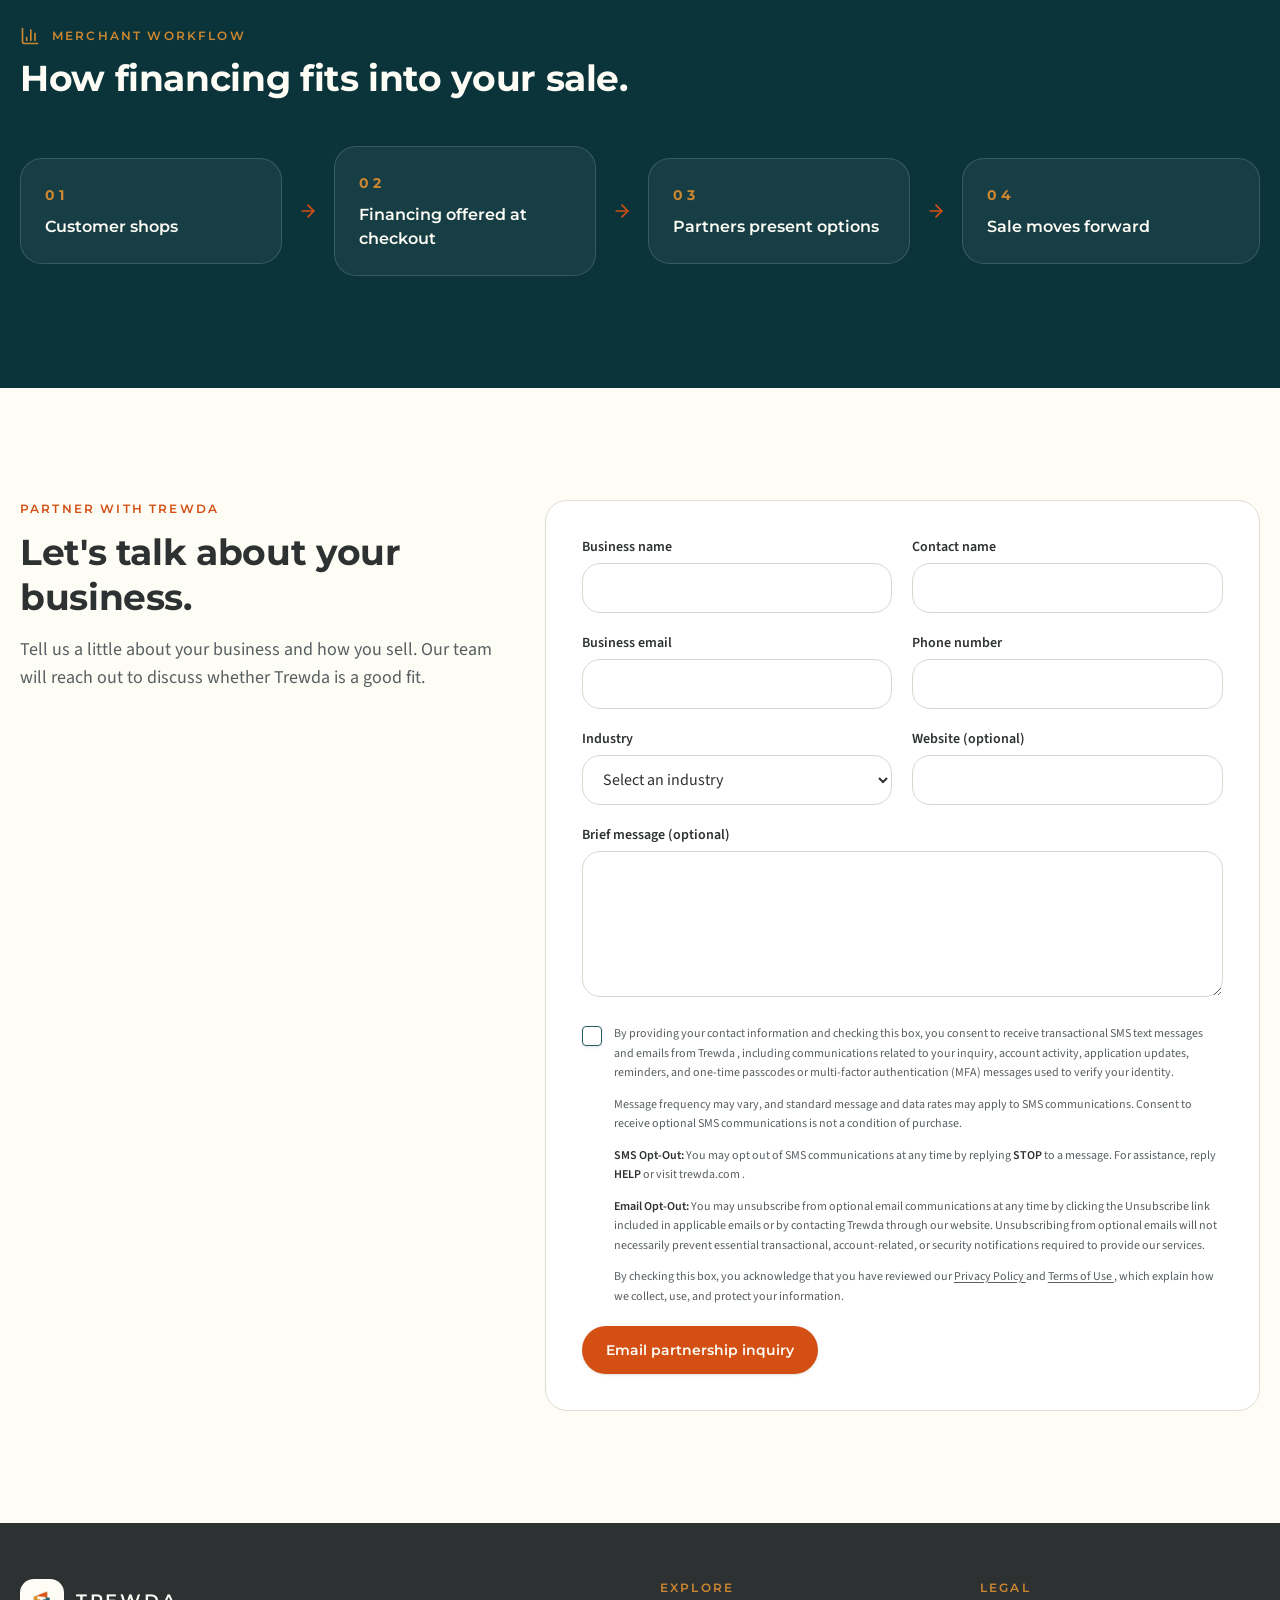
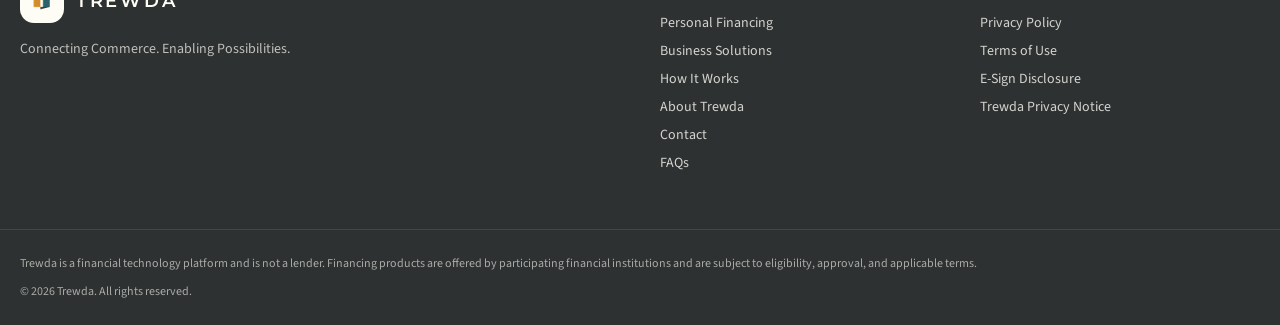
<file: business-solutions.html>
<!DOCTYPE html>
<html lang="en">
 <head>
  <meta charset="utf-8"/>
  <meta content="width=device-width, initial-scale=1" name="viewport"/>
  <link as="image" href="assets/trewda-lockup.png" rel="preload"/>
  <link as="image" href="assets/trewda-logo.png" rel="preload"/>
  <link data-precedence="default" href="assets/styles-FeVALgsH.css" rel="stylesheet"/>
  <link data-precedence="default" href="https://fonts.googleapis.com/css2?family=Montserrat:wght@500;600;700&amp;family=Source+Sans+3:wght@400;500;600&amp;display=swap" rel="stylesheet"/>
  <title>
   Customer Financing Solutions for Merchants | Trewda
  </title>
  <meta content="Trewda" name="author"/>
  <meta content="Offer customers financing from participating providers through Trewda. Explore merchant benefits, sales workflows, and partnership opportunities." name="description"/>
  <meta content="Customer Financing Solutions for Merchants | Trewda" property="og:title"/>
  <meta content="Offer customers financing from participating providers through Trewda. Explore merchant benefits, sales workflows, and partnership opportunities." property="og:description"/>
  <meta content="website" property="og:type"/>
  <meta content="Trewda" property="og:site_name"/>
  <meta content="en_US" property="og:locale"/>
  <meta content="/business-solutions" property="og:url"/>
  <meta content="https://id-preview--7ebfb4f6-4d1b-48b0-84a3-66e8fc5d0429.lovable.app/__l5e/assets-v1/3f78bb24-ef26-437a-9b30-5fa10b18df9d/trewda-social.jpg" property="og:image"/>
  <meta content="https://id-preview--7ebfb4f6-4d1b-48b0-84a3-66e8fc5d0429.lovable.app/__l5e/assets-v1/3f78bb24-ef26-437a-9b30-5fa10b18df9d/trewda-social.jpg" property="og:image:secure_url"/>
  <meta content="image/jpeg" property="og:image:type"/>
  <meta content="1200" property="og:image:width"/>
  <meta content="630" property="og:image:height"/>
  <meta content="Trewda logo on ivory with orange, mustard, and teal accents" property="og:image:alt"/>
  <meta content="summary_large_image" name="twitter:card"/>
  <meta content="Customer Financing Solutions for Merchants | Trewda" name="twitter:title"/>
  <meta content="Offer customers financing from participating providers through Trewda. Explore merchant benefits, sales workflows, and partnership opportunities." name="twitter:description"/>
  <meta content="https://id-preview--7ebfb4f6-4d1b-48b0-84a3-66e8fc5d0429.lovable.app/__l5e/assets-v1/3f78bb24-ef26-437a-9b30-5fa10b18df9d/trewda-social.jpg" name="twitter:image"/>
  <meta content="Trewda logo on ivory with orange, mustard, and teal accents" name="twitter:image:alt"/>
  <link href="favicon.png" rel="icon" type="image/png"/>
  <link href="https://fonts.googleapis.com" rel="preconnect"/>
  <link crossorigin="anonymous" href="https://fonts.gstatic.com" rel="preconnect"/>
  <link href="https://trewda-home-loan-guide.lovable.app/business-solutions" rel="canonical"/>
  <script type="application/ld+json">
   {"@context":"https://schema.org","@graph":[{"@type":"Organization","@id":"https://trewda-home-loan-guide.lovable.app/#organization","name":"Trewda","legalName":"Trewda LLC","url":"https://trewda-home-loan-guide.lovable.app/","logo":"/__l5e/assets-v1/e16c0448-92a8-4d80-8bb7-e07fe70e4257/trewda-logo.png","description":"Trewda is a financial technology platform and is not a lender. Financing products are offered by participating financial institutions and are subject to eligibility, approval, and applicable terms.","email":"support@trewda.com","address":{"@type":"PostalAddress","streetAddress":"30 N Gould St Ste N","addressLocality":"Sheridan","addressRegion":"Wyoming","postalCode":"82801","addressCountry":"US"},"contactPoint":{"@type":"ContactPoint","contactType":"customer support","email":"support@trewda.com","url":"https://trewda-home-loan-guide.lovable.app/contact"},"hasOfferCatalog":{"@type":"OfferCatalog","name":"Trewda platform services","itemListElement":[{"@type":"Offer","itemOffered":{"@id":"https://trewda-home-loan-guide.lovable.app/#consumer-financing-connections"}},{"@type":"Offer","itemOffered":{"@id":"https://trewda-home-loan-guide.lovable.app/#merchant-financing-technology"}},{"@type":"Offer","itemOffered":{"@id":"https://trewda-home-loan-guide.lovable.app/#financial-partner-connections"}}]}},{"@type":"WebSite","@id":"https://trewda-home-loan-guide.lovable.app/#website","name":"Trewda","url":"https://trewda-home-loan-guide.lovable.app/","inLanguage":"en-US","publisher":{"@id":"https://trewda-home-loan-guide.lovable.app/#organization"}},{"@type":"Service","@id":"https://trewda-home-loan-guide.lovable.app/#consumer-financing-connections","name":"Consumer financing connections","serviceType":"Purchase financing connection technology","url":"https://trewda-home-loan-guide.lovable.app/personal-financing","description":"Trewda connects consumers shopping with participating merchants to financing options from participating financial institutions for home improvement, home repair, HVAC, plumbing, electrical, automotive repair, veterinary services, animal training, and more. Trewda is not a lender; availability, eligibility, approval, and terms depend on the provider.","provider":{"@id":"https://trewda-home-loan-guide.lovable.app/#organization"},"audience":[{"@type":"Audience","audienceType":"Consumers"}]},{"@type":"Service","@id":"https://trewda-home-loan-guide.lovable.app/#merchant-financing-technology","name":"Merchant financing technology","serviceType":"Merchant financing integration platform","url":"https://trewda-home-loan-guide.lovable.app/business-solutions","description":"Trewda connects merchants and their customers with participating financing providers and supports financing within merchant sales workflows. Participating financial institutions, not Trewda, provide the financing products.","provider":{"@id":"https://trewda-home-loan-guide.lovable.app/#organization"},"audience":[{"@type":"Audience","audienceType":"Merchants"}]},{"@type":"Service","@id":"https://trewda-home-loan-guide.lovable.app/#financial-partner-connections","name":"Financial partner platform connections","serviceType":"Financing technology platform connections","url":"https://trewda-home-loan-guide.lovable.app/how-it-works","description":"Trewda's technology platform connects participating financial institutions with merchants and consumers. Financial institutions provide financing products and determine eligibility, approval, and applicable terms; Trewda is not a lender.","provider":{"@id":"https://trewda-home-loan-guide.lovable.app/#organization"},"audience":[{"@type":"Audience","audienceType":"Financial institutions"}]}]}
  </script>
  <script type="application/ld+json">
   {"@context":"https://schema.org","@graph":[{"@type":"WebPage","@id":"https://trewda-home-loan-guide.lovable.app/business-solutions#webpage","url":"https://trewda-home-loan-guide.lovable.app/business-solutions","name":"Business Solutions","description":"Offer customers financing from participating providers through Trewda. Explore merchant benefits, sales workflows, and partnership opportunities.","inLanguage":"en-US","isPartOf":{"@id":"https://trewda-home-loan-guide.lovable.app/#website"},"publisher":{"@id":"https://trewda-home-loan-guide.lovable.app/#organization"},"about":[{"@id":"https://trewda-home-loan-guide.lovable.app/#organization"},{"@id":"https://trewda-home-loan-guide.lovable.app/#merchant-financing-technology"}],"audience":[{"@type":"Audience","audienceType":"Merchants"},{"@type":"Audience","audienceType":"Financial institution partners"}],"breadcrumb":{"@id":"https://trewda-home-loan-guide.lovable.app/business-solutions#breadcrumb"}},{"@type":"BreadcrumbList","@id":"https://trewda-home-loan-guide.lovable.app/business-solutions#breadcrumb","itemListElement":[{"@type":"ListItem","position":1,"name":"Trewda","item":"https://trewda-home-loan-guide.lovable.app/"},{"@type":"ListItem","position":2,"name":"Business Solutions","item":"https://trewda-home-loan-guide.lovable.app/business-solutions"}]}]}
  </script>
 </head>
 <body>
  <div class="flex min-h-screen flex-col">
   <header class="sticky top-0 z-50 border-b bg-background/90 backdrop-blur">
    <div class="mx-auto flex max-w-7xl items-center justify-between gap-4 px-5 py-4">
     <a aria-label="Trewda home" class="flex shrink-0 items-center" href="index.html">
      <img alt="Trewda" class="h-[42px] w-auto shrink-0 xl:h-[78px]" height="492" src="assets/trewda-lockup.png" width="1228"/>
     </a>
     <nav aria-label="Main" class="hidden items-center gap-5 xl:flex">
      <a class="whitespace-nowrap text-base font-medium text-foreground/80 transition-colors hover:text-primary" href="personal-financing.html">
       Personal Financing
      </a>
      <a aria-current="page" class="whitespace-nowrap text-base font-medium text-foreground/80 transition-colors hover:text-primary text-primary" data-status="active" href="business-solutions.html">
       Business Solutions
      </a>
      <a class="whitespace-nowrap text-base font-medium text-foreground/80 transition-colors hover:text-primary" href="how-it-works.html">
       How It Works
      </a>
      <a class="whitespace-nowrap text-base font-medium text-foreground/80 transition-colors hover:text-primary" href="about.html">
       About Trewda
      </a>
      <a class="whitespace-nowrap text-base font-medium text-foreground/80 transition-colors hover:text-primary" href="contact.html">
       Contact
      </a>
     </nav>
     <div class="hidden items-center gap-2 xl:flex">
      <a class="inline-flex items-center justify-center gap-2 whitespace-nowrap rounded-full font-display font-semibold transition-all focus-visible:outline-none focus-visible:ring-2 focus-visible:ring-ring focus-visible:ring-offset-2 border border-primary/30 text-primary hover:bg-primary/5 h-12 px-6 text-sm" href="personal-financing.html#explore">
       Explore Financing
      </a>
      <a class="inline-flex items-center justify-center gap-2 whitespace-nowrap rounded-full font-display font-semibold transition-all focus-visible:outline-none focus-visible:ring-2 focus-visible:ring-ring focus-visible:ring-offset-2 bg-accent text-accent-foreground hover:brightness-110 h-12 px-6 text-sm" href="business-solutions.html#partner">
       Partner With Trewda
      </a>
     </div>
     <button aria-expanded="false" aria-label="Open menu" class="rounded-md p-2.5 xl:hidden">
      <svg aria-hidden="true" class="lucide lucide-x hidden" fill="none" height="24" stroke="currentColor" stroke-linecap="round" stroke-linejoin="round" stroke-width="2" viewbox="0 0 24 24" width="24" xmlns="http://www.w3.org/2000/svg">
       <path d="M18 6 6 18">
       </path>
       <path d="m6 6 12 12">
       </path>
      </svg>
      <svg aria-hidden="true" class="lucide lucide-menu h-7 w-7" fill="none" height="24" stroke="currentColor" stroke-linecap="round" stroke-linejoin="round" stroke-width="2" viewbox="0 0 24 24" width="24" xmlns="http://www.w3.org/2000/svg">
       <path d="M4 5h16">
       </path>
       <path d="M4 12h16">
       </path>
       <path d="M4 19h16">
       </path>
      </svg>
     </button>
    </div>
   </header>
   <main class="flex-1">
    <!--$-->
    <section class="bg-hero border-b">
     <div class="mx-auto max-w-7xl px-5 py-20 md:py-28">
      <div class="max-w-3xl animate-fade-up">
       <p class="eyebrow">
        Business Solutions
       </p>
       <h1 class="mt-4 text-4xl font-bold leading-[1.1] md:text-6xl">
        Give Your Customers More Ways to Say Yes.
       </h1>
       <p class="mt-6 max-w-2xl text-lg text-muted-foreground md:text-xl">
        Bring flexible financing options into your sales process with technology designed to connect your business, your customers, and participating financing providers.
       </p>
       <div class="mt-8 flex flex-wrap gap-3">
        <a class="inline-flex items-center justify-center gap-2 whitespace-nowrap rounded-full font-display font-semibold transition-all focus-visible:outline-none focus-visible:ring-2 focus-visible:ring-ring focus-visible:ring-offset-2 bg-accent text-accent-foreground hover:brightness-110 h-12 px-6 text-sm" href="#partner">
         Become a Trewda Partner
         <svg aria-hidden="true" class="lucide lucide-arrow-right h-4 w-4" fill="none" height="24" stroke="currentColor" stroke-linecap="round" stroke-linejoin="round" stroke-width="2" viewbox="0 0 24 24" width="24" xmlns="http://www.w3.org/2000/svg">
          <path d="M5 12h14">
          </path>
          <path d="m12 5 7 7-7 7">
          </path>
         </svg>
        </a>
       </div>
      </div>
     </div>
    </section>
    <section class="py-20 md:py-28">
     <div class="mx-auto max-w-7xl px-5">
      <div class="max-w-2xl">
       <p class="eyebrow">
        Why Trewda
       </p>
       <h2 class="mt-3 text-3xl font-bold leading-tight md:text-4xl">
        Financing that works for your business.
       </h2>
      </div>
      <div class="mt-12 grid gap-5 md:grid-cols-2 lg:grid-cols-3">
       <div class="rounded-2xl border bg-card p-7 transition-shadow hover:shadow-soft">
        <span class="flex h-11 w-11 items-center justify-center rounded-xl bg-brand-teal/10 text-brand-teal">
         <svg aria-hidden="true" class="lucide lucide-shield-off h-5 w-5" fill="none" height="24" stroke="currentColor" stroke-linecap="round" stroke-linejoin="round" stroke-width="2" viewbox="0 0 24 24" width="24" xmlns="http://www.w3.org/2000/svg">
          <path d="m2 2 20 20">
          </path>
          <path d="M5 5a1 1 0 0 0-1 1v7c0 5 3.5 7.5 7.67 8.94a1 1 0 0 0 .67.01c2.35-.82 4.48-1.97 5.9-3.71">
          </path>
          <path d="M9.309 3.652A12.252 12.252 0 0 0 11.24 2.28a1.17 1.17 0 0 1 1.52 0C14.51 3.81 17 5 19 5a1 1 0 0 1 1 1v7a9.784 9.784 0 0 1-.08 1.264">
          </path>
         </svg>
        </span>
        <h3 class="mt-5 text-lg font-semibold">
         Offer financing without becoming a lender
        </h3>
        <p class="mt-2 text-muted-foreground">
         Participating financing providers supply the products. You focus on your customers.
        </p>
       </div>
       <div class="rounded-2xl border bg-card p-7 transition-shadow hover:shadow-soft">
        <span class="flex h-11 w-11 items-center justify-center rounded-xl bg-brand-orange/10 text-brand-orange">
         <svg aria-hidden="true" class="lucide lucide-zap h-5 w-5" fill="none" height="24" stroke="currentColor" stroke-linecap="round" stroke-linejoin="round" stroke-width="2" viewbox="0 0 24 24" width="24" xmlns="http://www.w3.org/2000/svg">
          <path d="M4 14a1 1 0 0 1-.78-1.63l9.9-10.2a.5.5 0 0 1 .86.46l-1.92 6.02A1 1 0 0 0 13 10h7a1 1 0 0 1 .78 1.63l-9.9 10.2a.5.5 0 0 1-.86-.46l1.92-6.02A1 1 0 0 0 11 14z">
          </path>
         </svg>
        </span>
        <h3 class="mt-5 text-lg font-semibold">
         Streamline applications
        </h3>
        <p class="mt-2 text-muted-foreground">
         A guided digital experience that keeps customers moving.
        </p>
       </div>
       <div class="rounded-2xl border bg-card p-7 transition-shadow hover:shadow-soft">
        <span class="flex h-11 w-11 items-center justify-center rounded-xl bg-brand-mustard/15 text-brand-mustard">
         <svg aria-hidden="true" class="lucide lucide-trending-up h-5 w-5" fill="none" height="24" stroke="currentColor" stroke-linecap="round" stroke-linejoin="round" stroke-width="2" viewbox="0 0 24 24" width="24" xmlns="http://www.w3.org/2000/svg">
          <path d="M16 7h6v6">
          </path>
          <path d="m22 7-8.5 8.5-5-5L2 17">
          </path>
         </svg>
        </span>
        <h3 class="mt-5 text-lg font-semibold">
         Support sales opportunities
        </h3>
        <p class="mt-2 text-muted-foreground">
         Payment flexibility can help more customers move forward with purchases.
        </p>
       </div>
       <div class="rounded-2xl border bg-card p-7 transition-shadow hover:shadow-soft">
        <span class="flex h-11 w-11 items-center justify-center rounded-xl bg-brand-teal/10 text-brand-teal">
         <svg aria-hidden="true" class="lucide lucide-workflow h-5 w-5" fill="none" height="24" stroke="currentColor" stroke-linecap="round" stroke-linejoin="round" stroke-width="2" viewbox="0 0 24 24" width="24" xmlns="http://www.w3.org/2000/svg">
          <rect height="8" rx="2" width="8" x="3" y="3">
          </rect>
          <path d="M7 11v4a2 2 0 0 0 2 2h4">
          </path>
          <rect height="8" rx="2" width="8" x="13" y="13">
          </rect>
         </svg>
        </span>
        <h3 class="mt-5 text-lg font-semibold">
         Fit existing workflows
        </h3>
        <p class="mt-2 text-muted-foreground">
         Integrate financing into the way your team already sells.
        </p>
       </div>
       <div class="rounded-2xl border bg-card p-7 transition-shadow hover:shadow-soft">
        <span class="flex h-11 w-11 items-center justify-center rounded-xl bg-brand-orange/10 text-brand-orange">
         <svg aria-hidden="true" class="lucide lucide-network h-5 w-5" fill="none" height="24" stroke="currentColor" stroke-linecap="round" stroke-linejoin="round" stroke-width="2" viewbox="0 0 24 24" width="24" xmlns="http://www.w3.org/2000/svg">
          <rect height="6" rx="1" width="6" x="16" y="16">
          </rect>
          <rect height="6" rx="1" width="6" x="2" y="16">
          </rect>
          <rect height="6" rx="1" width="6" x="9" y="2">
          </rect>
          <path d="M5 16v-3a1 1 0 0 1 1-1h12a1 1 0 0 1 1 1v3">
          </path>
          <path d="M12 12V8">
          </path>
         </svg>
        </span>
        <h3 class="mt-5 text-lg font-semibold">
         A connected ecosystem
        </h3>
        <p class="mt-2 text-muted-foreground">
         Access participating financing providers through one platform.
        </p>
       </div>
       <div class="rounded-2xl border bg-card p-7 transition-shadow hover:shadow-soft">
        <span class="flex h-11 w-11 items-center justify-center rounded-xl bg-brand-mustard/15 text-brand-mustard">
         <svg aria-hidden="true" class="lucide lucide-layout-dashboard h-5 w-5" fill="none" height="24" stroke="currentColor" stroke-linecap="round" stroke-linejoin="round" stroke-width="2" viewbox="0 0 24 24" width="24" xmlns="http://www.w3.org/2000/svg">
          <rect height="9" rx="1" width="7" x="3" y="3">
          </rect>
          <rect height="5" rx="1" width="7" x="14" y="3">
          </rect>
          <rect height="9" rx="1" width="7" x="14" y="12">
          </rect>
          <rect height="5" rx="1" width="7" x="3" y="16">
          </rect>
         </svg>
        </span>
        <h3 class="mt-5 text-lg font-semibold">
         Digital management tools
        </h3>
        <p class="mt-2 text-muted-foreground">
         Keep track of financing activity in one place.
        </p>
       </div>
      </div>
     </div>
    </section>
    <section class="py-20 md:py-28 bg-teal-deep text-brand-ivory">
     <div class="mx-auto max-w-7xl px-5">
      <div class="flex items-center gap-3">
       <svg aria-hidden="true" class="lucide lucide-chart-column h-5 w-5 text-brand-mustard" fill="none" height="24" stroke="currentColor" stroke-linecap="round" stroke-linejoin="round" stroke-width="2" viewbox="0 0 24 24" width="24" xmlns="http://www.w3.org/2000/svg">
        <path d="M3 3v16a2 2 0 0 0 2 2h16">
        </path>
        <path d="M18 17V9">
        </path>
        <path d="M13 17V5">
        </path>
        <path d="M8 17v-3">
        </path>
       </svg>
       <p class="eyebrow text-brand-mustard">
        Merchant workflow
       </p>
      </div>
      <h2 class="mt-3 text-3xl font-bold md:text-4xl">
       How financing fits into your sale.
      </h2>
      <div class="mt-12 flex flex-col gap-4 md:flex-row md:items-center">
       <div class="flex flex-1 items-center gap-4">
        <div class="flex-1 rounded-2xl border border-brand-ivory/15 bg-brand-ivory/5 p-6">
         <span class="font-display text-sm font-bold text-brand-mustard">
          0
          <!-- -->
          1
         </span>
         <p class="mt-2 font-display font-semibold">
          Customer shops
         </p>
        </div>
        <svg aria-hidden="true" class="lucide lucide-arrow-right hidden h-5 w-5 shrink-0 text-brand-orange md:block" fill="none" height="24" stroke="currentColor" stroke-linecap="round" stroke-linejoin="round" stroke-width="2" viewbox="0 0 24 24" width="24" xmlns="http://www.w3.org/2000/svg">
         <path d="M5 12h14">
         </path>
         <path d="m12 5 7 7-7 7">
         </path>
        </svg>
       </div>
       <div class="flex flex-1 items-center gap-4">
        <div class="flex-1 rounded-2xl border border-brand-ivory/15 bg-brand-ivory/5 p-6">
         <span class="font-display text-sm font-bold text-brand-mustard">
          0
          <!-- -->
          2
         </span>
         <p class="mt-2 font-display font-semibold">
          Financing offered at checkout
         </p>
        </div>
        <svg aria-hidden="true" class="lucide lucide-arrow-right hidden h-5 w-5 shrink-0 text-brand-orange md:block" fill="none" height="24" stroke="currentColor" stroke-linecap="round" stroke-linejoin="round" stroke-width="2" viewbox="0 0 24 24" width="24" xmlns="http://www.w3.org/2000/svg">
         <path d="M5 12h14">
         </path>
         <path d="m12 5 7 7-7 7">
         </path>
        </svg>
       </div>
       <div class="flex flex-1 items-center gap-4">
        <div class="flex-1 rounded-2xl border border-brand-ivory/15 bg-brand-ivory/5 p-6">
         <span class="font-display text-sm font-bold text-brand-mustard">
          0
          <!-- -->
          3
         </span>
         <p class="mt-2 font-display font-semibold">
          Partners present options
         </p>
        </div>
        <svg aria-hidden="true" class="lucide lucide-arrow-right hidden h-5 w-5 shrink-0 text-brand-orange md:block" fill="none" height="24" stroke="currentColor" stroke-linecap="round" stroke-linejoin="round" stroke-width="2" viewbox="0 0 24 24" width="24" xmlns="http://www.w3.org/2000/svg">
         <path d="M5 12h14">
         </path>
         <path d="m12 5 7 7-7 7">
         </path>
        </svg>
       </div>
       <div class="flex flex-1 items-center gap-4">
        <div class="flex-1 rounded-2xl border border-brand-ivory/15 bg-brand-ivory/5 p-6">
         <span class="font-display text-sm font-bold text-brand-mustard">
          0
          <!-- -->
          4
         </span>
         <p class="mt-2 font-display font-semibold">
          Sale moves forward
         </p>
        </div>
       </div>
      </div>
     </div>
    </section>
    <section class="py-20 md:py-28" id="partner">
     <div class="mx-auto max-w-7xl px-5">
      <div class="grid gap-12 lg:grid-cols-[1fr_1.5fr]">
       <div class="max-w-2xl">
        <p class="eyebrow">
         Partner with Trewda
        </p>
        <h2 class="mt-3 text-3xl font-bold leading-tight md:text-4xl">
         Let's talk about your business.
        </h2>
        <p class="mt-4 text-lg text-muted-foreground">
         Tell us a little about your business and how you sell. Our team will reach out to discuss whether Trewda is a good fit.
        </p>
       </div>
       <form id="business-contact-form"action="https://submit-form.com/i2zKsyqDT" method="POST" class="grid gap-5 rounded-2xl border bg-card p-7 md:grid-cols-2 md:p-9">
        <input type="hidden" name="_redirect" value="https://trewda.com/business-solutions.html" />
        <div>
         <label class="mb-1.5 block text-sm font-semibold" for="f-businessName">
          Business name
         </label>
         <input aria-invalid="false" class="w-full rounded-xl border border-input bg-card px-4 py-3 text-foreground placeholder:text-muted-foreground/70 focus:outline-none focus:ring-2 focus:ring-ring" id="f-businessName" name="businessName" type="text"/>
        </div>
        <div>
         <label class="mb-1.5 block text-sm font-semibold" for="f-contactName">
          Contact name
         </label>
         <input aria-invalid="false" class="w-full rounded-xl border border-input bg-card px-4 py-3 text-foreground placeholder:text-muted-foreground/70 focus:outline-none focus:ring-2 focus:ring-ring" id="f-contactName" name="contactName" type="text"/>
        </div>
        <div>
         <label class="mb-1.5 block text-sm font-semibold" for="f-email">
          Business email
         </label>
         <input aria-invalid="false" class="w-full rounded-xl border border-input bg-card px-4 py-3 text-foreground placeholder:text-muted-foreground/70 focus:outline-none focus:ring-2 focus:ring-ring" id="f-email" name="email" type="email"/>
        </div>
        <div>
         <label class="mb-1.5 block text-sm font-semibold" for="f-phone">
          Phone number
         </label>
         <input aria-invalid="false" class="w-full rounded-xl border border-input bg-card px-4 py-3 text-foreground placeholder:text-muted-foreground/70 focus:outline-none focus:ring-2 focus:ring-ring" id="f-phone" name="phone" type="tel"/>
        </div>
        <div>
         <label class="mb-1.5 block text-sm font-semibold" for="f-industry">
          Industry
         </label>
         <select aria-invalid="false" class="w-full rounded-xl border border-input bg-card px-4 py-3 text-foreground placeholder:text-muted-foreground/70 focus:outline-none focus:ring-2 focus:ring-ring" id="f-industry" name="industry">
          <option value="unselected">
           Select an industry
          </option>
          <option value="home-improvement">
           Home improvement
          </option>
          <option value="healthcare-wellness">
           Healthcare &amp; wellness
          </option>
          <option value="automotive">
           Automotive
          </option>
          <option value="retail">
           Retail
          </option>
          <option value="education">
           Education
          </option>
          <option value="professional-services">
           Professional services
          </option>
          <option value="other">
           Other
          </option>
         </select>
        </div>
        <div>
         <label class="mb-1.5 block text-sm font-semibold" for="f-website">
          Website (optional)
         </label>
         <input aria-invalid="false" class="w-full rounded-xl border border-input bg-card px-4 py-3 text-foreground placeholder:text-muted-foreground/70 focus:outline-none focus:ring-2 focus:ring-ring" id="f-website" name="website" type="text"/>
        </div>
        <div class="md:col-span-2">
         <div>
          <label class="mb-1.5 block text-sm font-semibold" for="f-message">
           Brief message (optional)
          </label>
          <textarea aria-invalid="false" class="w-full rounded-xl border border-input bg-card px-4 py-3 text-foreground placeholder:text-muted-foreground/70 focus:outline-none focus:ring-2 focus:ring-ring" id="f-message" name="message" rows="5"></textarea>
         </div>
        </div>
        <div class="md:col-span-2">
         <div>
          <div class="flex items-start gap-3">
           <button aria-checked="false" aria-describedby="f-consent-d" aria-invalid="false" class="grid place-content-center peer border border-primary shadow cursor-pointer focus-visible:outline-none focus-visible:ring-1 focus-visible:ring-ring disabled:cursor-not-allowed disabled:opacity-50 data-[state=checked]:bg-primary data-[state=checked]:text-primary-foreground mt-0.5 h-6 w-6 shrink-0 rounded-[4px] sm:h-5 sm:w-5" data-state="unchecked" id="f-consent" role="checkbox" type="button" value="on" required>
           </button>
           <input aria-hidden="true" style="position:absolute;pointer-events:none;opacity:0;margin:0;transform:translateX(-100%)" tabindex="-1" type="checkbox" value="on"/>
           <label class="text-xs leading-relaxed text-muted-foreground" for="f-consent" id="f-consent-d">
            <span class="block">
             By providing your contact information and checking this box, you consent to receive transactional SMS text messages and emails from
             <!-- -->
             Trewda
             <!-- -->
             , including communications related to your inquiry, account activity, application updates, reminders, and one-time passcodes or multi-factor authentication (MFA) messages used to verify your identity.
            </span>
            <span class="mt-3 block">
             Message frequency may vary, and standard message and data rates may apply to SMS communications. Consent to receive optional SMS communications is not a condition of purchase.
            </span>
            <span class="mt-3 block">
             <strong class="font-semibold text-foreground">
              SMS Opt-Out:
             </strong>
             You may opt out of SMS communications at any time by replying
             <!-- -->
             <strong class="font-semibold text-foreground">
              STOP
             </strong>
             to a message. For assistance, reply
             <!-- -->
             <strong class="font-semibold text-foreground">
              HELP
             </strong>
             or visit
             <!-- -->
             trewda.com
             <!-- -->
             .
            </span>
            <span class="mt-3 block">
             <strong class="font-semibold text-foreground">
              Email Opt-Out:
             </strong>
             You may unsubscribe from optional email communications at any time by clicking the Unsubscribe link included in applicable emails or by contacting
             <!-- -->
             Trewda
             <!-- -->
             through our website. Unsubscribing from optional emails will not necessarily prevent essential transactional, account-related, or security notifications required to provide our services.
            </span>
            <span class="mt-3 block">
             By checking this box, you acknowledge that you have reviewed our
             <!-- -->
             <a class="underline underline-offset-2 hover:text-foreground" href="privacy.html">
              Privacy Policy
             </a>
             <!-- -->
             and
             <!-- -->
             <a class="underline underline-offset-2 hover:text-foreground" href="terms.html">
              Terms of Use
             </a>
             , which explain how we collect, use, and protect your information.
            </span>
           </label>
          </div>
         </div>
        </div>
        <div class="md:col-span-2">
         <button class="cursor-pointer disabled:pointer-events-none disabled:opacity-50 disabled:cursor-not-allowed [&amp;_svg]:pointer-events-none [&amp;_svg]:size-4 [&amp;_svg]:shrink-0 shadow hover:bg-primary/90 py-2 inline-flex items-center justify-center gap-2 whitespace-nowrap rounded-full font-display font-semibold transition-all focus-visible:outline-none focus-visible:ring-2 focus-visible:ring-ring focus-visible:ring-offset-2 bg-accent text-accent-foreground hover:brightness-110 h-12 px-6 text-sm" type="submit">
          Email partnership inquiry
         </button>
        </div>
       </form>
      </div>
     </div>
    </section>
    <!--/$-->
   </main>
   <footer class="bg-brand-charcoal text-brand-ivory">
    <div class="mx-auto grid max-w-7xl gap-10 px-5 py-14 md:grid-cols-4">
     <div class="md:col-span-2">
      <div class="flex items-center gap-3">
       <span class="rounded-lg bg-brand-ivory p-1.5">
        <img alt="" class="h-8 w-8" src="assets/trewda-logo.png"/>
       </span>
       <span class="trewda-wordmark text-lg">
        TREWDA
       </span>
      </div>
      <p class="mt-4 max-w-sm text-sm text-brand-ivory/70">
       Connecting Commerce. Enabling Possibilities.
      </p>
     </div>
     <div>
      <h3 class="eyebrow text-brand-mustard">
       Explore
      </h3>
      <ul class="mt-4 space-y-2 text-sm">
       <li>
        <a class="text-brand-ivory/80 hover:text-brand-ivory" href="personal-financing.html">
         Personal Financing
        </a>
       </li>
       <li>
        <a aria-current="page" class="text-brand-ivory/80 hover:text-brand-ivory active" data-status="active" href="business-solutions.html">
         Business Solutions
        </a>
       </li>
       <li>
        <a class="text-brand-ivory/80 hover:text-brand-ivory" href="how-it-works.html">
         How It Works
        </a>
       </li>
       <li>
        <a class="text-brand-ivory/80 hover:text-brand-ivory" href="about.html">
         About Trewda
        </a>
       </li>
       <li>
        <a class="text-brand-ivory/80 hover:text-brand-ivory" href="contact.html">
         Contact
        </a>
       </li>
       <li>
        <a class="text-brand-ivory/80 hover:text-brand-ivory" href="faq.html">
         FAQs
        </a>
       </li>
      </ul>
     </div>
     <div>
      <h3 class="eyebrow text-brand-mustard">
       Legal
      </h3>
      <ul class="mt-4 space-y-2 text-sm">
       <li>
        <a class="text-brand-ivory/80 hover:text-brand-ivory" href="privacy.html">
         Privacy Policy
        </a>
       </li>
       <li>
        <a class="text-brand-ivory/80 hover:text-brand-ivory" href="terms.html">
         Terms of Use
        </a>
       </li>
       <li>
        <a class="text-brand-ivory/80 hover:text-brand-ivory" href="esign.html">
         E-Sign Disclosure
        </a>
       </li>
       <li>
        <a class="text-brand-ivory/80 hover:text-brand-ivory" href="privacy-notice.html">
         Trewda Privacy Notice
        </a>
       </li>
      </ul>
     </div>
    </div>
    <div class="border-t border-brand-ivory/10">
     <div class="mx-auto max-w-7xl px-5 py-6 text-xs leading-relaxed text-brand-ivory/60">
      <p>
       Trewda is a financial technology platform and is not a lender. Financing products are offered by participating financial institutions and are subject to eligibility, approval, and applicable terms.
      </p>
      <p class="mt-2">
       ©
       <!-- -->
       2026
       <!-- -->
       Trewda. All rights reserved.
      </p>
     </div>
    </div>
   </footer>
  </div>
  <script src="assets/site.js">
  </script>
  <script>
    (function () {
      var form = document.getElementById('business-contact-form');
      var checkbox = document.getElementById('f-consent');

      if (!form || !checkbox) return;

      form.addEventListener('submit', function (event) {
        var isChecked = checkbox.getAttribute('aria-checked') === 'true';

        if (!isChecked) {
          event.preventDefault();
          checkbox.setAttribute('aria-invalid', 'true');
          checkbox.focus();
          alert('Please check the consent box before continuing.');
        } else {
          checkbox.setAttribute('aria-invalid', 'false');
        }
      });
    })();
  </script>
 </body>
</html>
</file>
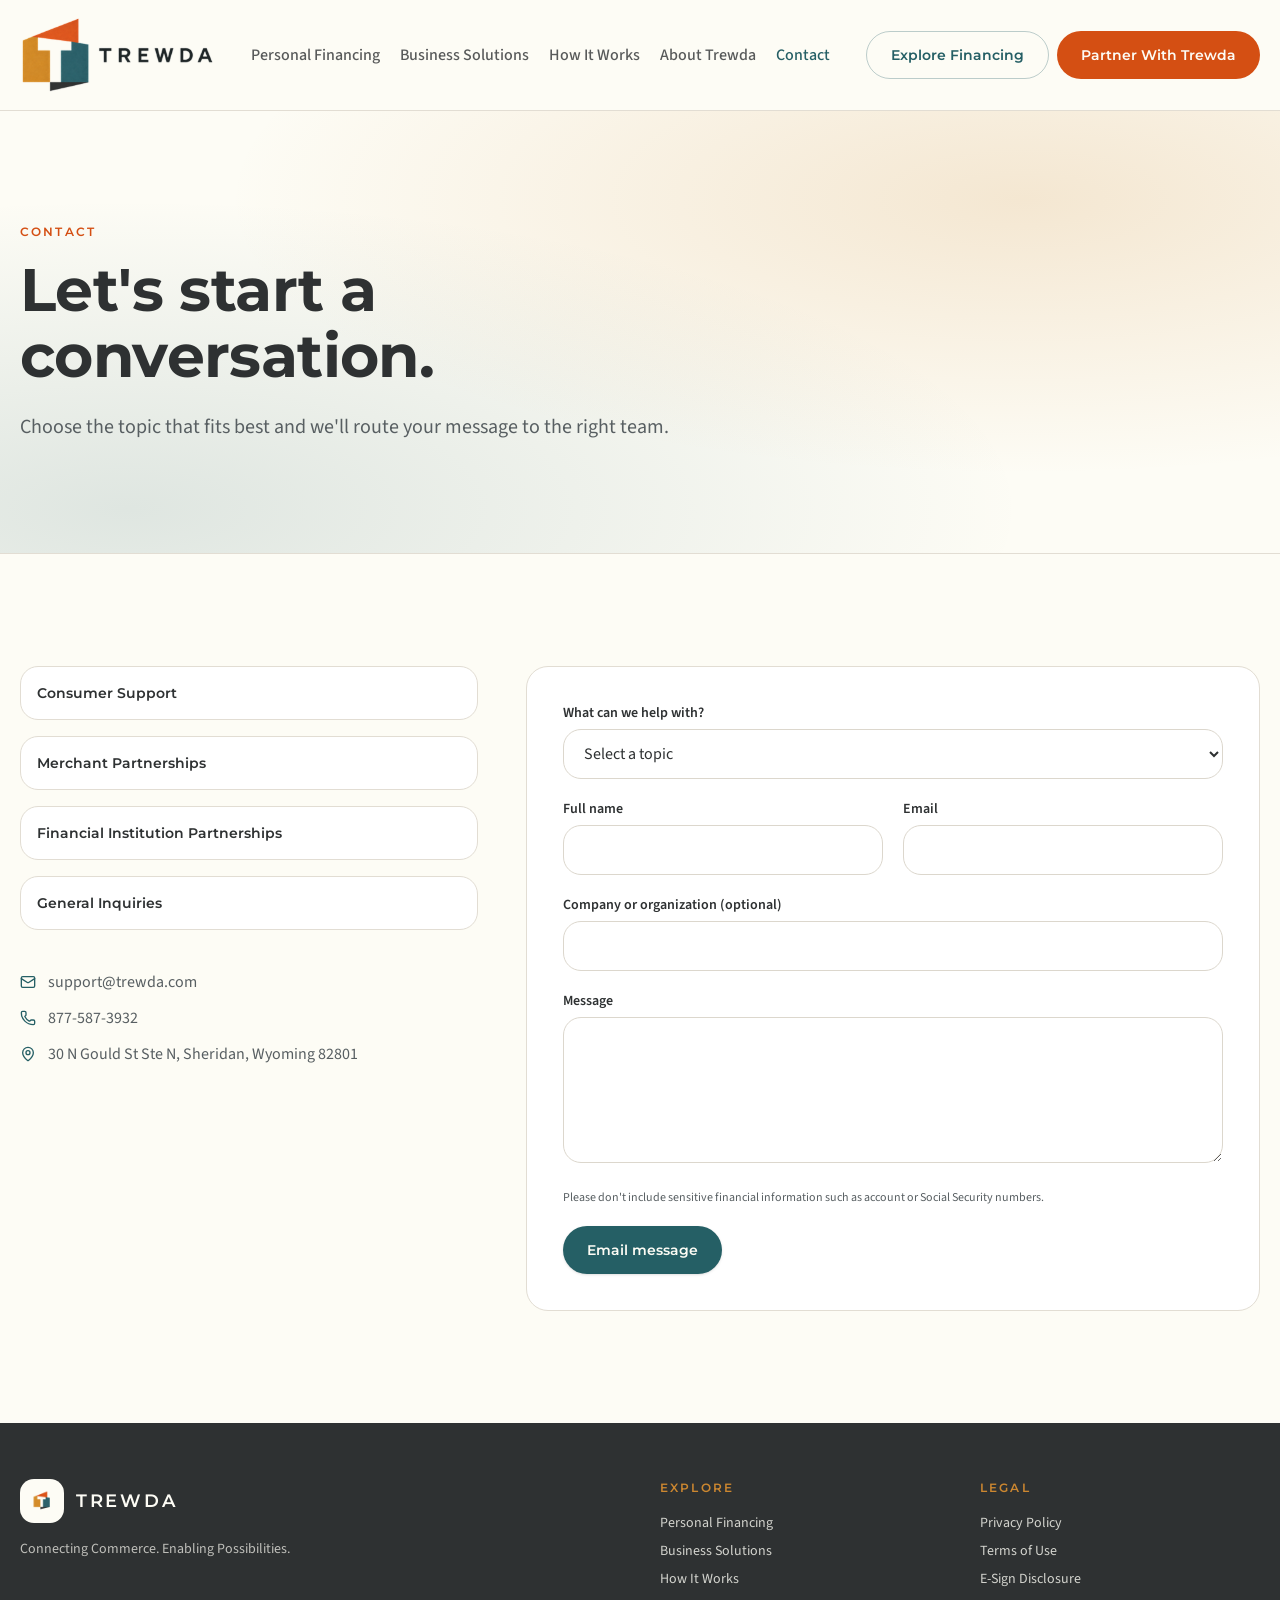
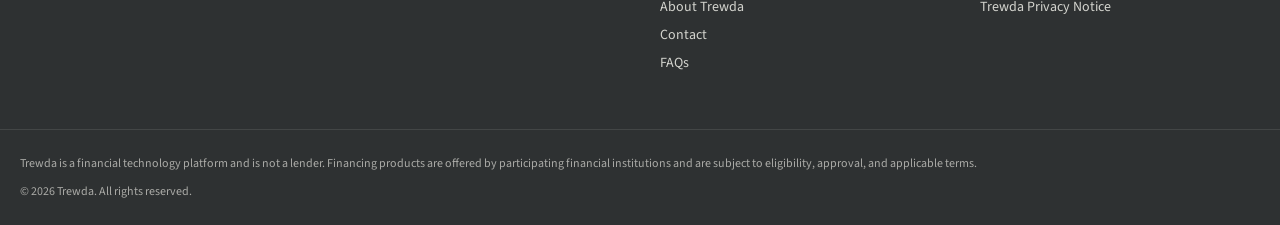
<file: contact.html>
<!DOCTYPE html>
<html lang="en">
 <head>
  <meta charset="utf-8"/>
  <meta content="width=device-width, initial-scale=1" name="viewport"/>
  <link as="image" href="assets/trewda-lockup.png" rel="preload"/>
  <link as="image" href="assets/trewda-logo.png" rel="preload"/>
  <link data-precedence="default" href="assets/styles-FeVALgsH.css" rel="stylesheet"/>
  <link data-precedence="default" href="https://fonts.googleapis.com/css2?family=Montserrat:wght@500;600;700&amp;family=Source+Sans+3:wght@400;500;600&amp;display=swap" rel="stylesheet"/>
  <title>
   Contact Trewda | Consumer Support &amp; Partnerships
  </title>
  <meta content="Trewda" name="author"/>
  <meta content="Contact Trewda for consumer support, merchant or financial institution partnerships, and general inquiries. Find our support email and business address." name="description"/>
  <meta content="Contact Trewda | Consumer Support &amp; Partnerships" property="og:title"/>
  <meta content="Contact Trewda for consumer support, merchant or financial institution partnerships, and general inquiries. Find our support email and business address." property="og:description"/>
  <meta content="website" property="og:type"/>
  <meta content="Trewda" property="og:site_name"/>
  <meta content="en_US" property="og:locale"/>
  <meta content="/contact" property="og:url"/>
  <meta content="https://id-preview--7ebfb4f6-4d1b-48b0-84a3-66e8fc5d0429.lovable.app/__l5e/assets-v1/3f78bb24-ef26-437a-9b30-5fa10b18df9d/trewda-social.jpg" property="og:image"/>
  <meta content="https://id-preview--7ebfb4f6-4d1b-48b0-84a3-66e8fc5d0429.lovable.app/__l5e/assets-v1/3f78bb24-ef26-437a-9b30-5fa10b18df9d/trewda-social.jpg" property="og:image:secure_url"/>
  <meta content="image/jpeg" property="og:image:type"/>
  <meta content="1200" property="og:image:width"/>
  <meta content="630" property="og:image:height"/>
  <meta content="Trewda logo on ivory with orange, mustard, and teal accents" property="og:image:alt"/>
  <meta content="summary_large_image" name="twitter:card"/>
  <meta content="Contact Trewda | Consumer Support &amp; Partnerships" name="twitter:title"/>
  <meta content="Contact Trewda for consumer support, merchant or financial institution partnerships, and general inquiries. Find our support email and business address." name="twitter:description"/>
  <meta content="https://id-preview--7ebfb4f6-4d1b-48b0-84a3-66e8fc5d0429.lovable.app/__l5e/assets-v1/3f78bb24-ef26-437a-9b30-5fa10b18df9d/trewda-social.jpg" name="twitter:image"/>
  <meta content="Trewda logo on ivory with orange, mustard, and teal accents" name="twitter:image:alt"/>
  <link href="favicon.png" rel="icon" type="image/png"/>
  <link href="https://fonts.googleapis.com" rel="preconnect"/>
  <link crossorigin="anonymous" href="https://fonts.gstatic.com" rel="preconnect"/>
  <link href="https://trewda-home-loan-guide.lovable.app/contact" rel="canonical"/>
  <script type="application/ld+json">
   {"@context":"https://schema.org","@graph":[{"@type":"Organization","@id":"https://trewda-home-loan-guide.lovable.app/#organization","name":"Trewda","legalName":"Trewda LLC","url":"https://trewda-home-loan-guide.lovable.app/","logo":"/__l5e/assets-v1/e16c0448-92a8-4d80-8bb7-e07fe70e4257/trewda-logo.png","description":"Trewda is a financial technology platform and is not a lender. Financing products are offered by participating financial institutions and are subject to eligibility, approval, and applicable terms.","email":"support@trewda.com","address":{"@type":"PostalAddress","streetAddress":"30 N Gould St Ste N","addressLocality":"Sheridan","addressRegion":"Wyoming","postalCode":"82801","addressCountry":"US"},"contactPoint":{"@type":"ContactPoint","contactType":"customer support","email":"support@trewda.com","url":"https://trewda-home-loan-guide.lovable.app/contact"},"hasOfferCatalog":{"@type":"OfferCatalog","name":"Trewda platform services","itemListElement":[{"@type":"Offer","itemOffered":{"@id":"https://trewda-home-loan-guide.lovable.app/#consumer-financing-connections"}},{"@type":"Offer","itemOffered":{"@id":"https://trewda-home-loan-guide.lovable.app/#merchant-financing-technology"}},{"@type":"Offer","itemOffered":{"@id":"https://trewda-home-loan-guide.lovable.app/#financial-partner-connections"}}]}},{"@type":"WebSite","@id":"https://trewda-home-loan-guide.lovable.app/#website","name":"Trewda","url":"https://trewda-home-loan-guide.lovable.app/","inLanguage":"en-US","publisher":{"@id":"https://trewda-home-loan-guide.lovable.app/#organization"}},{"@type":"Service","@id":"https://trewda-home-loan-guide.lovable.app/#consumer-financing-connections","name":"Consumer financing connections","serviceType":"Purchase financing connection technology","url":"https://trewda-home-loan-guide.lovable.app/personal-financing","description":"Trewda connects consumers shopping with participating merchants to financing options from participating financial institutions for home improvement, home repair, HVAC, plumbing, electrical, automotive repair, veterinary services, animal training, and more. Trewda is not a lender; availability, eligibility, approval, and terms depend on the provider.","provider":{"@id":"https://trewda-home-loan-guide.lovable.app/#organization"},"audience":[{"@type":"Audience","audienceType":"Consumers"}]},{"@type":"Service","@id":"https://trewda-home-loan-guide.lovable.app/#merchant-financing-technology","name":"Merchant financing technology","serviceType":"Merchant financing integration platform","url":"https://trewda-home-loan-guide.lovable.app/business-solutions","description":"Trewda connects merchants and their customers with participating financing providers and supports financing within merchant sales workflows. Participating financial institutions, not Trewda, provide the financing products.","provider":{"@id":"https://trewda-home-loan-guide.lovable.app/#organization"},"audience":[{"@type":"Audience","audienceType":"Merchants"}]},{"@type":"Service","@id":"https://trewda-home-loan-guide.lovable.app/#financial-partner-connections","name":"Financial partner platform connections","serviceType":"Financing technology platform connections","url":"https://trewda-home-loan-guide.lovable.app/how-it-works","description":"Trewda's technology platform connects participating financial institutions with merchants and consumers. Financial institutions provide financing products and determine eligibility, approval, and applicable terms; Trewda is not a lender.","provider":{"@id":"https://trewda-home-loan-guide.lovable.app/#organization"},"audience":[{"@type":"Audience","audienceType":"Financial institutions"}]}]}
  </script>
  <script type="application/ld+json">
   {"@context":"https://schema.org","@graph":[{"@type":"ContactPage","@id":"https://trewda-home-loan-guide.lovable.app/contact#webpage","url":"https://trewda-home-loan-guide.lovable.app/contact","name":"Contact Trewda","description":"Contact Trewda for consumer support, merchant or financial institution partnerships, and general inquiries. Find our support email and business address.","inLanguage":"en-US","isPartOf":{"@id":"https://trewda-home-loan-guide.lovable.app/#website"},"publisher":{"@id":"https://trewda-home-loan-guide.lovable.app/#organization"},"about":[{"@id":"https://trewda-home-loan-guide.lovable.app/#organization"},{"@id":"https://trewda-home-loan-guide.lovable.app/#consumer-financing-connections"},{"@id":"https://trewda-home-loan-guide.lovable.app/#merchant-financing-technology"},{"@id":"https://trewda-home-loan-guide.lovable.app/#financial-partner-connections"}],"audience":[{"@type":"Audience","audienceType":"Consumers seeking support"},{"@type":"Audience","audienceType":"Merchant partners"},{"@type":"Audience","audienceType":"Financial institution partners"}],"breadcrumb":{"@id":"https://trewda-home-loan-guide.lovable.app/contact#breadcrumb"}},{"@type":"BreadcrumbList","@id":"https://trewda-home-loan-guide.lovable.app/contact#breadcrumb","itemListElement":[{"@type":"ListItem","position":1,"name":"Trewda","item":"https://trewda-home-loan-guide.lovable.app/"},{"@type":"ListItem","position":2,"name":"Contact Trewda","item":"https://trewda-home-loan-guide.lovable.app/contact"}]}]}
  </script>
 </head>
 <body>
  <div class="flex min-h-screen flex-col">
   <header class="sticky top-0 z-50 border-b bg-background/90 backdrop-blur">
    <div class="mx-auto flex max-w-7xl items-center justify-between gap-4 px-5 py-4">
     <a aria-label="Trewda home" class="flex shrink-0 items-center" href="index.html">
      <img alt="Trewda" class="h-[42px] w-auto shrink-0 xl:h-[78px]" height="492" src="assets/trewda-lockup.png" width="1228"/>
     </a>
     <nav aria-label="Main" class="hidden items-center gap-5 xl:flex">
      <a class="whitespace-nowrap text-base font-medium text-foreground/80 transition-colors hover:text-primary" href="personal-financing.html">
       Personal Financing
      </a>
      <a class="whitespace-nowrap text-base font-medium text-foreground/80 transition-colors hover:text-primary" href="business-solutions.html">
       Business Solutions
      </a>
      <a class="whitespace-nowrap text-base font-medium text-foreground/80 transition-colors hover:text-primary" href="how-it-works.html">
       How It Works
      </a>
      <a class="whitespace-nowrap text-base font-medium text-foreground/80 transition-colors hover:text-primary" href="about.html">
       About Trewda
      </a>
      <a aria-current="page" class="whitespace-nowrap text-base font-medium text-foreground/80 transition-colors hover:text-primary text-primary" data-status="active" href="contact.html">
       Contact
      </a>
     </nav>
     <div class="hidden items-center gap-2 xl:flex">
      <a class="inline-flex items-center justify-center gap-2 whitespace-nowrap rounded-full font-display font-semibold transition-all focus-visible:outline-none focus-visible:ring-2 focus-visible:ring-ring focus-visible:ring-offset-2 border border-primary/30 text-primary hover:bg-primary/5 h-12 px-6 text-sm" href="personal-financing.html#explore">
       Explore Financing
      </a>
      <a class="inline-flex items-center justify-center gap-2 whitespace-nowrap rounded-full font-display font-semibold transition-all focus-visible:outline-none focus-visible:ring-2 focus-visible:ring-ring focus-visible:ring-offset-2 bg-accent text-accent-foreground hover:brightness-110 h-12 px-6 text-sm" href="business-solutions.html#partner">
       Partner With Trewda
      </a>
     </div>
     <button aria-expanded="false" aria-label="Open menu" class="rounded-md p-2.5 xl:hidden">
      <svg aria-hidden="true" class="lucide lucide-x hidden" fill="none" height="24" stroke="currentColor" stroke-linecap="round" stroke-linejoin="round" stroke-width="2" viewbox="0 0 24 24" width="24" xmlns="http://www.w3.org/2000/svg">
       <path d="M18 6 6 18">
       </path>
       <path d="m6 6 12 12">
       </path>
      </svg>
      <svg aria-hidden="true" class="lucide lucide-menu h-7 w-7" fill="none" height="24" stroke="currentColor" stroke-linecap="round" stroke-linejoin="round" stroke-width="2" viewbox="0 0 24 24" width="24" xmlns="http://www.w3.org/2000/svg">
       <path d="M4 5h16">
       </path>
       <path d="M4 12h16">
       </path>
       <path d="M4 19h16">
       </path>
      </svg>
     </button>
    </div>
   </header>
   <main class="flex-1">
    <!--$-->
    <section class="bg-hero border-b">
     <div class="mx-auto max-w-7xl px-5 py-20 md:py-28">
      <div class="max-w-3xl animate-fade-up">
       <p class="eyebrow">
        Contact
       </p>
       <h1 class="mt-4 text-4xl font-bold leading-[1.1] md:text-6xl">
        Let's start a conversation.
       </h1>
       <p class="mt-6 max-w-2xl text-lg text-muted-foreground md:text-xl">
        Choose the topic that fits best and we'll route your message to the right team.
       </p>
      </div>
     </div>
    </section>
    <section class="py-20 md:py-28">
     <div class="mx-auto max-w-7xl px-5">
      <h2 class="sr-only">
       Contact topics and details
      </h2>
      <div class="grid gap-12 lg:grid-cols-[1fr_1.6fr]">
       <div class="space-y-4">
        <div class="rounded-xl border bg-card p-4 font-display text-sm font-semibold">
         Consumer Support
        </div>
        <div class="rounded-xl border bg-card p-4 font-display text-sm font-semibold">
         Merchant Partnerships
        </div>
        <div class="rounded-xl border bg-card p-4 font-display text-sm font-semibold">
         Financial Institution Partnerships
        </div>
        <div class="rounded-xl border bg-card p-4 font-display text-sm font-semibold">
         General Inquiries
        </div>
        <div class="space-y-3 pt-6">
         <p class="flex items-center gap-3 text-muted-foreground">
          <svg aria-hidden="true" class="lucide lucide-mail h-4 w-4 text-primary" fill="none" height="24" stroke="currentColor" stroke-linecap="round" stroke-linejoin="round" stroke-width="2" viewbox="0 0 24 24" width="24" xmlns="http://www.w3.org/2000/svg">
           <path d="m22 7-8.991 5.727a2 2 0 0 1-2.009 0L2 7">
           </path>
           <rect height="16" rx="2" width="20" x="2" y="4">
           </rect>
          </svg>
          <span class="sr-only">
           Email
           <!-- -->
           :
          </span>
          support@trewda.com
         </p>
         <p class="flex items-center gap-3 text-muted-foreground">
          <svg aria-hidden="true" class="lucide lucide-phone h-4 w-4 text-primary" fill="none" height="24" stroke="currentColor" stroke-linecap="round" stroke-linejoin="round" stroke-width="2" viewbox="0 0 24 24" width="24" xmlns="http://www.w3.org/2000/svg">
           <path d="M13.832 16.568a1 1 0 0 0 1.213-.303l.355-.465A2 2 0 0 1 17 15h3a2 2 0 0 1 2 2v3a2 2 0 0 1-2 2A18 18 0 0 1 2 4a2 2 0 0 1 2-2h3a2 2 0 0 1 2 2v3a2 2 0 0 1-.8 1.6l-.468.351a1 1 0 0 0-.292 1.233 14 14 0 0 0 6.392 6.384">
           </path>
          </svg>
          <span class="sr-only">
           Phone
           <!-- -->
           :
          </span>
          877-587-3932
         </p>
         <p class="flex items-center gap-3 text-muted-foreground">
          <svg aria-hidden="true" class="lucide lucide-map-pin h-4 w-4 text-primary" fill="none" height="24" stroke="currentColor" stroke-linecap="round" stroke-linejoin="round" stroke-width="2" viewbox="0 0 24 24" width="24" xmlns="http://www.w3.org/2000/svg">
           <path d="M20 10c0 4.993-5.539 10.193-7.399 11.799a1 1 0 0 1-1.202 0C9.539 20.193 4 14.993 4 10a8 8 0 0 1 16 0">
           </path>
           <circle cx="12" cy="10" r="3">
           </circle>
          </svg>
          <span class="sr-only">
           Address
           <!-- -->
           :
          </span>
          30 N Gould St Ste N, Sheridan, Wyoming 82801
         </p>
        </div>
       </div>
       <form action="https://submit-form.com/rgfvih9aU" method="POST" class="grid gap-5 rounded-2xl border bg-card p-7 md:grid-cols-2 md:p-9">
        <div class="md:col-span-2">
         <div>
          <input type="hidden" name="_redirect" value="https://trewda.com/contact.html" />
          <label class="mb-1.5 block text-sm font-semibold" for="f-topic">
           What can we help with?
          </label>
          <select aria-invalid="false" class="w-full rounded-xl border border-input bg-card px-4 py-3 text-foreground placeholder:text-muted-foreground/70 focus:outline-none focus:ring-2 focus:ring-ring" id="f-topic" name="topic">
           <option value="unselected">
            Select a topic
           </option>
           <option value="consumer-support">
            Consumer Support
           </option>
           <option value="merchant-partnerships">
            Merchant Partnerships
           </option>
           <option value="financial-institution-partnerships">
            Financial Institution Partnerships
           </option>
           <option value="general-inquiries">
            General Inquiries
           </option>
          </select>
         </div>
        </div>
        <div>
         <label class="mb-1.5 block text-sm font-semibold" for="f-name">
          Full name
         </label>
         <input aria-invalid="false" class="w-full rounded-xl border border-input bg-card px-4 py-3 text-foreground placeholder:text-muted-foreground/70 focus:outline-none focus:ring-2 focus:ring-ring" id="f-name" name="name" type="text"/>
        </div>
        <div>
         <label class="mb-1.5 block text-sm font-semibold" for="f-email">
          Email
         </label>
         <input aria-invalid="false" class="w-full rounded-xl border border-input bg-card px-4 py-3 text-foreground placeholder:text-muted-foreground/70 focus:outline-none focus:ring-2 focus:ring-ring" id="f-email" name="email" type="email"/>
        </div>
        <div class="md:col-span-2">
         <div>
          <label class="mb-1.5 block text-sm font-semibold" for="f-organization">
           Company or organization (optional)
          </label>
          <input aria-invalid="false" class="w-full rounded-xl border border-input bg-card px-4 py-3 text-foreground placeholder:text-muted-foreground/70 focus:outline-none focus:ring-2 focus:ring-ring" id="f-organization" name="organization" type="text"/>
         </div>
        </div>
        <div class="md:col-span-2">
         <div>
          <label class="mb-1.5 block text-sm font-semibold" for="f-message">
           Message
          </label>
          <textarea aria-invalid="false" class="w-full rounded-xl border border-input bg-card px-4 py-3 text-foreground placeholder:text-muted-foreground/70 focus:outline-none focus:ring-2 focus:ring-ring" id="f-message" name="message" rows="5"></textarea>
         </div>
        </div>
        <p class="text-xs text-muted-foreground md:col-span-2">
         Please don't include sensitive financial information such as account or Social Security numbers.
        </p>
        <div class="md:col-span-2">
         <button class="cursor-pointer disabled:pointer-events-none disabled:opacity-50 disabled:cursor-not-allowed [&amp;_svg]:pointer-events-none [&amp;_svg]:size-4 [&amp;_svg]:shrink-0 shadow py-2 inline-flex items-center justify-center gap-2 whitespace-nowrap rounded-full font-display font-semibold transition-all focus-visible:outline-none focus-visible:ring-2 focus-visible:ring-ring focus-visible:ring-offset-2 bg-primary text-primary-foreground hover:bg-teal-deep h-12 px-6 text-sm" type="submit">
          Email message
         </button>
        </div>
       </form>
      </div>
     </div>
    </section>
    <!--/$-->
   </main>
   <footer class="bg-brand-charcoal text-brand-ivory">
    <div class="mx-auto grid max-w-7xl gap-10 px-5 py-14 md:grid-cols-4">
     <div class="md:col-span-2">
      <div class="flex items-center gap-3">
       <span class="rounded-lg bg-brand-ivory p-1.5">
        <img alt="" class="h-8 w-8" src="assets/trewda-logo.png"/>
       </span>
       <span class="trewda-wordmark text-lg">
        TREWDA
       </span>
      </div>
      <p class="mt-4 max-w-sm text-sm text-brand-ivory/70">
       Connecting Commerce. Enabling Possibilities.
      </p>
     </div>
     <div>
      <h3 class="eyebrow text-brand-mustard">
       Explore
      </h3>
      <ul class="mt-4 space-y-2 text-sm">
       <li>
        <a class="text-brand-ivory/80 hover:text-brand-ivory" href="personal-financing.html">
         Personal Financing
        </a>
       </li>
       <li>
        <a class="text-brand-ivory/80 hover:text-brand-ivory" href="business-solutions.html">
         Business Solutions
        </a>
       </li>
       <li>
        <a class="text-brand-ivory/80 hover:text-brand-ivory" href="how-it-works.html">
         How It Works
        </a>
       </li>
       <li>
        <a class="text-brand-ivory/80 hover:text-brand-ivory" href="about.html">
         About Trewda
        </a>
       </li>
       <li>
        <a aria-current="page" class="text-brand-ivory/80 hover:text-brand-ivory active" data-status="active" href="contact.html">
         Contact
        </a>
       </li>
       <li>
        <a class="text-brand-ivory/80 hover:text-brand-ivory" href="faq.html">
         FAQs
        </a>
       </li>
      </ul>
     </div>
     <div>
      <h3 class="eyebrow text-brand-mustard">
       Legal
      </h3>
      <ul class="mt-4 space-y-2 text-sm">
       <li>
        <a class="text-brand-ivory/80 hover:text-brand-ivory" href="privacy.html">
         Privacy Policy
        </a>
       </li>
       <li>
        <a class="text-brand-ivory/80 hover:text-brand-ivory" href="terms.html">
         Terms of Use
        </a>
       </li>
       <li>
        <a class="text-brand-ivory/80 hover:text-brand-ivory" href="esign.html">
         E-Sign Disclosure
        </a>
       </li>
       <li>
        <a class="text-brand-ivory/80 hover:text-brand-ivory" href="privacy-notice.html">
         Trewda Privacy Notice
        </a>
       </li>
      </ul>
     </div>
    </div>
    <div class="border-t border-brand-ivory/10">
     <div class="mx-auto max-w-7xl px-5 py-6 text-xs leading-relaxed text-brand-ivory/60">
      <p>
       Trewda is a financial technology platform and is not a lender. Financing products are offered by participating financial institutions and are subject to eligibility, approval, and applicable terms.
      </p>
      <p class="mt-2">
       ©
       <!-- -->
       2026
       <!-- -->
       Trewda. All rights reserved.
      </p>
     </div>
    </div>
   </footer>
  </div>
  <script src="assets/site.js">
  </script>
 </body>
</html>
</file>
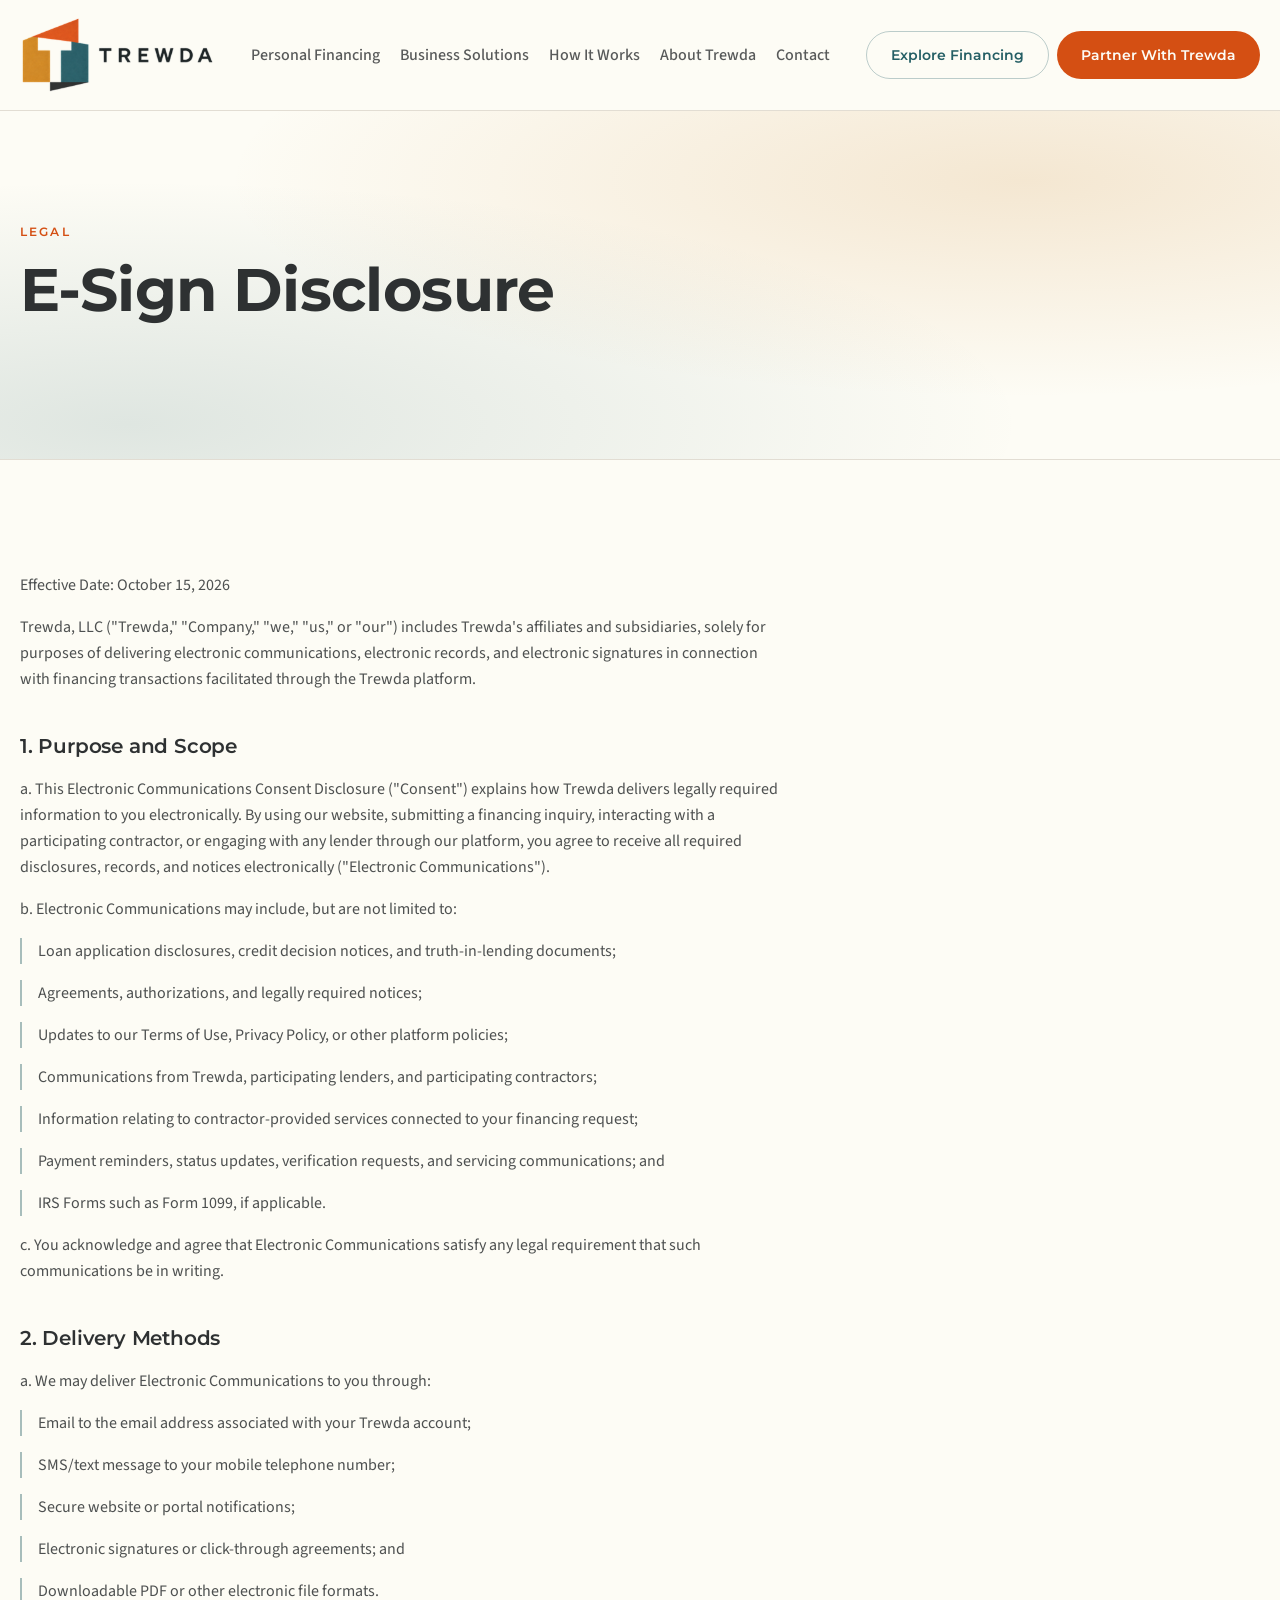
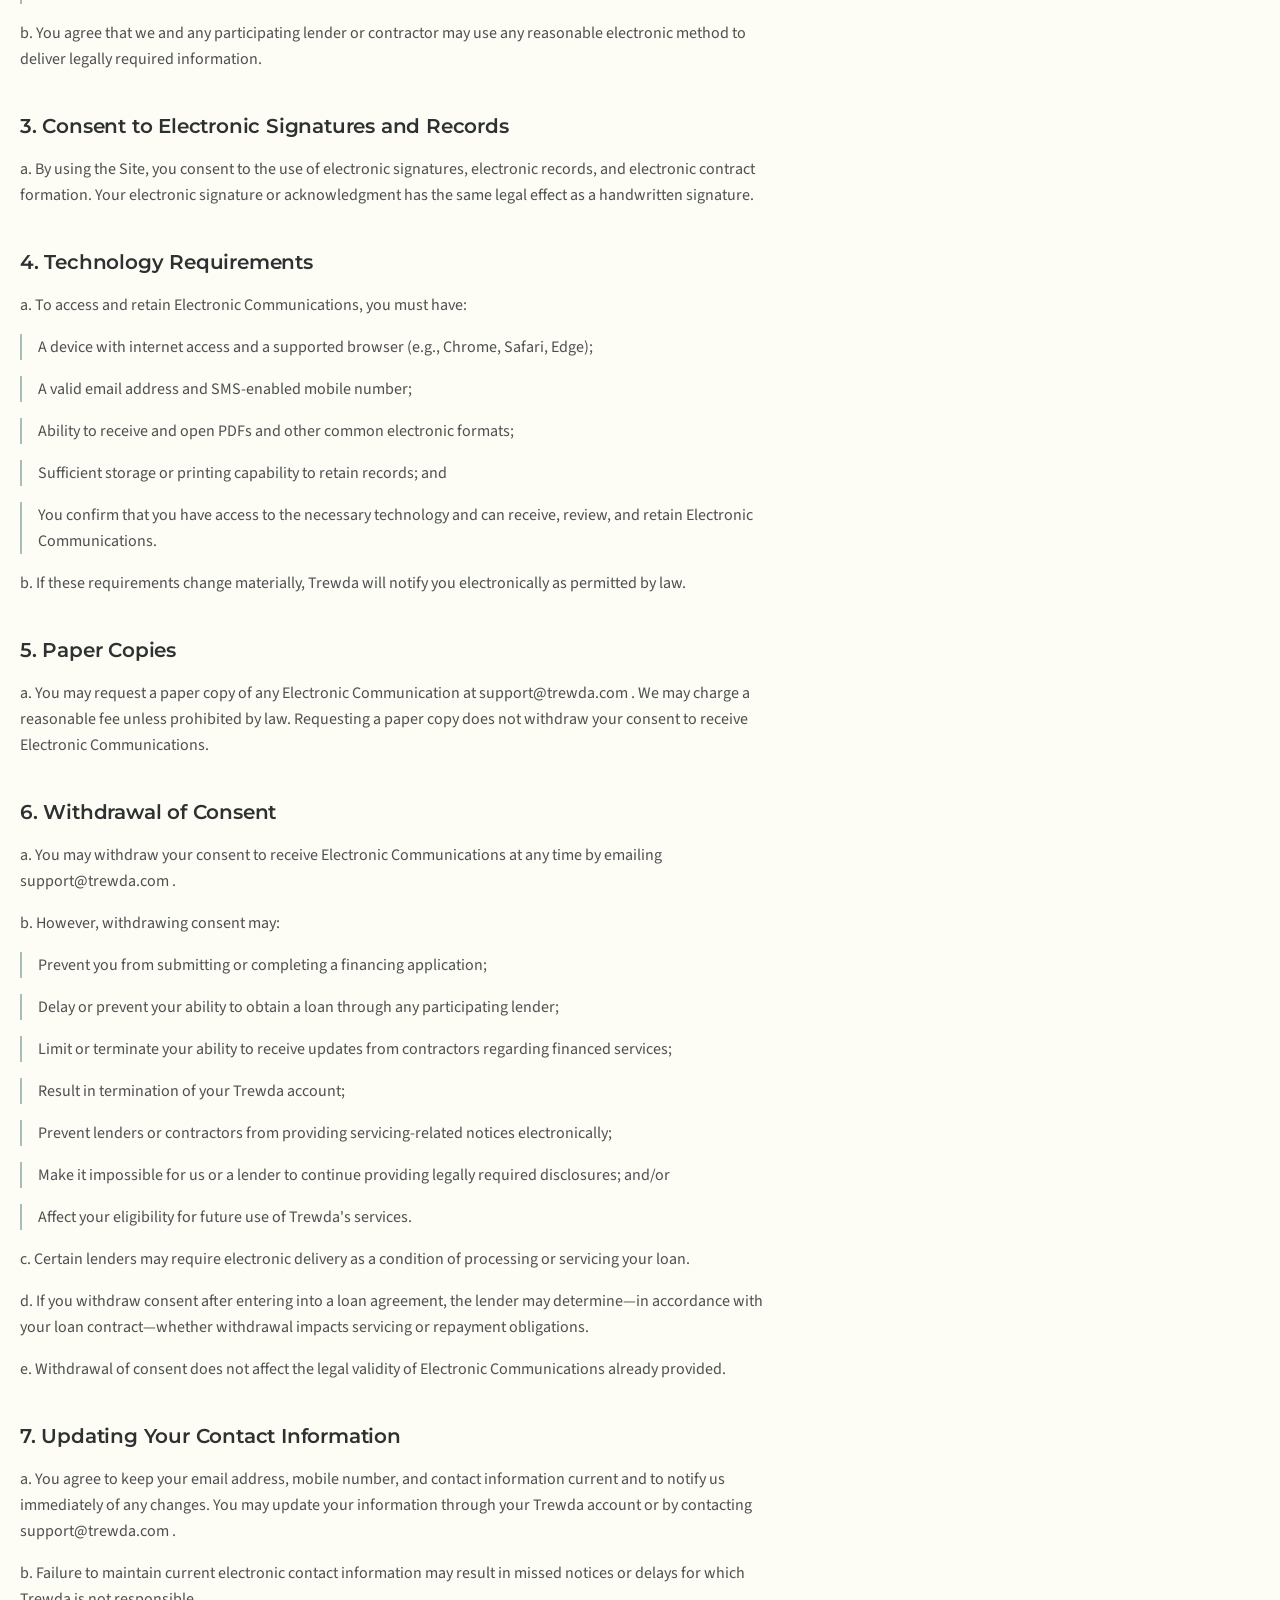
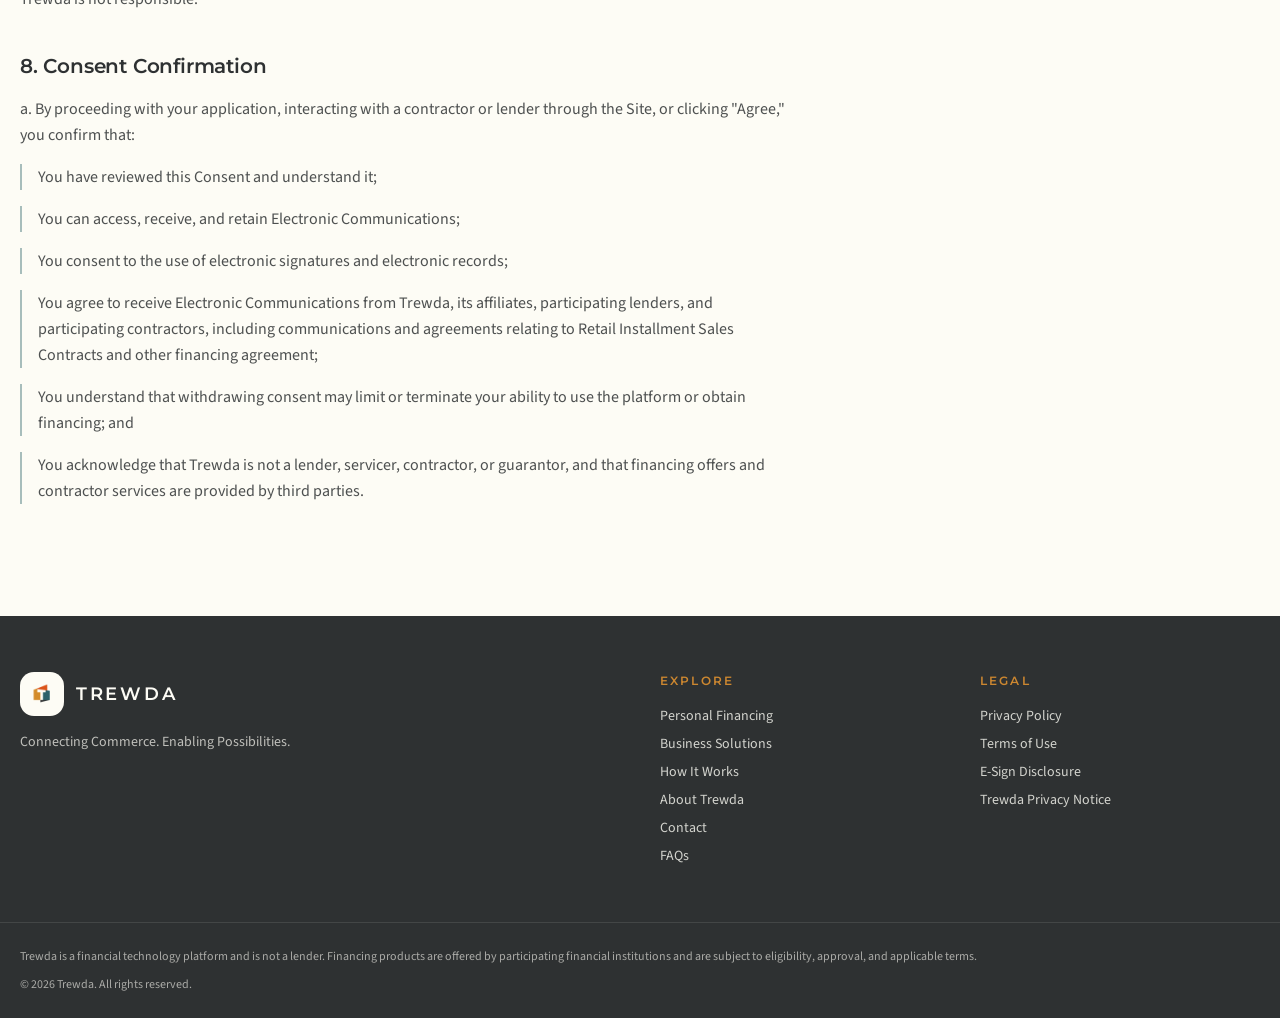
<file: esign.html>
<!DOCTYPE html>
<html lang="en">
 <head>
  <meta charset="utf-8"/>
  <meta content="width=device-width, initial-scale=1" name="viewport"/>
  <link as="image" href="assets/trewda-lockup.png" rel="preload"/>
  <link as="image" href="assets/trewda-logo.png" rel="preload"/>
  <link data-precedence="default" href="assets/styles-FeVALgsH.css" rel="stylesheet"/>
  <link data-precedence="default" href="https://fonts.googleapis.com/css2?family=Montserrat:wght@500;600;700&amp;family=Source+Sans+3:wght@400;500;600&amp;display=swap" rel="stylesheet"/>
  <title>
   E-Sign Disclosure | Trewda Electronic Communications
  </title>
  <meta content="Trewda" name="author"/>
  <meta content="Review Trewda's electronic consent disclosure, including electronic records, access requirements, paper copies, and how to withdraw consent." name="description"/>
  <meta content="E-Sign Disclosure | Trewda Electronic Communications" property="og:title"/>
  <meta content="Review Trewda's electronic consent disclosure, including electronic records, access requirements, paper copies, and how to withdraw consent." property="og:description"/>
  <meta content="website" property="og:type"/>
  <meta content="Trewda" property="og:site_name"/>
  <meta content="en_US" property="og:locale"/>
  <meta content="/legal/esign" property="og:url"/>
  <meta content="https://id-preview--7ebfb4f6-4d1b-48b0-84a3-66e8fc5d0429.lovable.app/__l5e/assets-v1/3f78bb24-ef26-437a-9b30-5fa10b18df9d/trewda-social.jpg" property="og:image"/>
  <meta content="https://id-preview--7ebfb4f6-4d1b-48b0-84a3-66e8fc5d0429.lovable.app/__l5e/assets-v1/3f78bb24-ef26-437a-9b30-5fa10b18df9d/trewda-social.jpg" property="og:image:secure_url"/>
  <meta content="image/jpeg" property="og:image:type"/>
  <meta content="1200" property="og:image:width"/>
  <meta content="630" property="og:image:height"/>
  <meta content="Trewda logo on ivory with orange, mustard, and teal accents" property="og:image:alt"/>
  <meta content="summary_large_image" name="twitter:card"/>
  <meta content="E-Sign Disclosure | Trewda Electronic Communications" name="twitter:title"/>
  <meta content="Review Trewda's electronic consent disclosure, including electronic records, access requirements, paper copies, and how to withdraw consent." name="twitter:description"/>
  <meta content="https://id-preview--7ebfb4f6-4d1b-48b0-84a3-66e8fc5d0429.lovable.app/__l5e/assets-v1/3f78bb24-ef26-437a-9b30-5fa10b18df9d/trewda-social.jpg" name="twitter:image"/>
  <meta content="Trewda logo on ivory with orange, mustard, and teal accents" name="twitter:image:alt"/>
  <link href="favicon.png" rel="icon" type="image/png"/>
  <link href="https://fonts.googleapis.com" rel="preconnect"/>
  <link crossorigin="anonymous" href="https://fonts.gstatic.com" rel="preconnect"/>
  <link href="https://trewda-home-loan-guide.lovable.app/legal/esign" rel="canonical"/>
  <script type="application/ld+json">
   {"@context":"https://schema.org","@graph":[{"@type":"Organization","@id":"https://trewda-home-loan-guide.lovable.app/#organization","name":"Trewda","legalName":"Trewda LLC","url":"https://trewda-home-loan-guide.lovable.app/","logo":"/__l5e/assets-v1/e16c0448-92a8-4d80-8bb7-e07fe70e4257/trewda-logo.png","description":"Trewda is a financial technology platform and is not a lender. Financing products are offered by participating financial institutions and are subject to eligibility, approval, and applicable terms.","email":"support@trewda.com","address":{"@type":"PostalAddress","streetAddress":"30 N Gould St Ste N","addressLocality":"Sheridan","addressRegion":"Wyoming","postalCode":"82801","addressCountry":"US"},"contactPoint":{"@type":"ContactPoint","contactType":"customer support","email":"support@trewda.com","url":"https://trewda-home-loan-guide.lovable.app/contact"},"hasOfferCatalog":{"@type":"OfferCatalog","name":"Trewda platform services","itemListElement":[{"@type":"Offer","itemOffered":{"@id":"https://trewda-home-loan-guide.lovable.app/#consumer-financing-connections"}},{"@type":"Offer","itemOffered":{"@id":"https://trewda-home-loan-guide.lovable.app/#merchant-financing-technology"}},{"@type":"Offer","itemOffered":{"@id":"https://trewda-home-loan-guide.lovable.app/#financial-partner-connections"}}]}},{"@type":"WebSite","@id":"https://trewda-home-loan-guide.lovable.app/#website","name":"Trewda","url":"https://trewda-home-loan-guide.lovable.app/","inLanguage":"en-US","publisher":{"@id":"https://trewda-home-loan-guide.lovable.app/#organization"}},{"@type":"Service","@id":"https://trewda-home-loan-guide.lovable.app/#consumer-financing-connections","name":"Consumer financing connections","serviceType":"Purchase financing connection technology","url":"https://trewda-home-loan-guide.lovable.app/personal-financing","description":"Trewda connects consumers shopping with participating merchants to financing options from participating financial institutions for home improvement, home repair, HVAC, plumbing, electrical, automotive repair, veterinary services, animal training, and more. Trewda is not a lender; availability, eligibility, approval, and terms depend on the provider.","provider":{"@id":"https://trewda-home-loan-guide.lovable.app/#organization"},"audience":[{"@type":"Audience","audienceType":"Consumers"}]},{"@type":"Service","@id":"https://trewda-home-loan-guide.lovable.app/#merchant-financing-technology","name":"Merchant financing technology","serviceType":"Merchant financing integration platform","url":"https://trewda-home-loan-guide.lovable.app/business-solutions","description":"Trewda connects merchants and their customers with participating financing providers and supports financing within merchant sales workflows. Participating financial institutions, not Trewda, provide the financing products.","provider":{"@id":"https://trewda-home-loan-guide.lovable.app/#organization"},"audience":[{"@type":"Audience","audienceType":"Merchants"}]},{"@type":"Service","@id":"https://trewda-home-loan-guide.lovable.app/#financial-partner-connections","name":"Financial partner platform connections","serviceType":"Financing technology platform connections","url":"https://trewda-home-loan-guide.lovable.app/how-it-works","description":"Trewda's technology platform connects participating financial institutions with merchants and consumers. Financial institutions provide financing products and determine eligibility, approval, and applicable terms; Trewda is not a lender.","provider":{"@id":"https://trewda-home-loan-guide.lovable.app/#organization"},"audience":[{"@type":"Audience","audienceType":"Financial institutions"}]}]}
  </script>
  <script type="application/ld+json">
   {"@context":"https://schema.org","@graph":[{"@type":"WebPage","@id":"https://trewda-home-loan-guide.lovable.app/legal/esign#webpage","url":"https://trewda-home-loan-guide.lovable.app/legal/esign","name":"E-Sign Disclosure","description":"Review Trewda's electronic consent disclosure, including electronic records, access requirements, paper copies, and how to withdraw consent.","inLanguage":"en-US","isPartOf":{"@id":"https://trewda-home-loan-guide.lovable.app/#website"},"publisher":{"@id":"https://trewda-home-loan-guide.lovable.app/#organization"},"about":[{"@id":"https://trewda-home-loan-guide.lovable.app/#organization"}],"audience":[{"@type":"Audience","audienceType":"Website visitors"},{"@type":"Audience","audienceType":"Service users"}],"genre":"Legal disclosure","breadcrumb":{"@id":"https://trewda-home-loan-guide.lovable.app/legal/esign#breadcrumb"}},{"@type":"BreadcrumbList","@id":"https://trewda-home-loan-guide.lovable.app/legal/esign#breadcrumb","itemListElement":[{"@type":"ListItem","position":1,"name":"Trewda","item":"https://trewda-home-loan-guide.lovable.app/"},{"@type":"ListItem","position":2,"name":"E-Sign Disclosure","item":"https://trewda-home-loan-guide.lovable.app/legal/esign"}]}]}
  </script>
 </head>
 <body>
  <div class="flex min-h-screen flex-col">
   <header class="sticky top-0 z-50 border-b bg-background/90 backdrop-blur">
    <div class="mx-auto flex max-w-7xl items-center justify-between gap-4 px-5 py-4">
     <a aria-label="Trewda home" class="flex shrink-0 items-center" href="index.html">
      <img alt="Trewda" class="h-[42px] w-auto shrink-0 xl:h-[78px]" height="492" src="assets/trewda-lockup.png" width="1228"/>
     </a>
     <nav aria-label="Main" class="hidden items-center gap-5 xl:flex">
      <a class="whitespace-nowrap text-base font-medium text-foreground/80 transition-colors hover:text-primary" href="personal-financing.html">
       Personal Financing
      </a>
      <a class="whitespace-nowrap text-base font-medium text-foreground/80 transition-colors hover:text-primary" href="business-solutions.html">
       Business Solutions
      </a>
      <a class="whitespace-nowrap text-base font-medium text-foreground/80 transition-colors hover:text-primary" href="how-it-works.html">
       How It Works
      </a>
      <a class="whitespace-nowrap text-base font-medium text-foreground/80 transition-colors hover:text-primary" href="about.html">
       About Trewda
      </a>
      <a class="whitespace-nowrap text-base font-medium text-foreground/80 transition-colors hover:text-primary" href="contact.html">
       Contact
      </a>
     </nav>
     <div class="hidden items-center gap-2 xl:flex">
      <a class="inline-flex items-center justify-center gap-2 whitespace-nowrap rounded-full font-display font-semibold transition-all focus-visible:outline-none focus-visible:ring-2 focus-visible:ring-ring focus-visible:ring-offset-2 border border-primary/30 text-primary hover:bg-primary/5 h-12 px-6 text-sm" href="personal-financing.html#explore">
       Explore Financing
      </a>
      <a class="inline-flex items-center justify-center gap-2 whitespace-nowrap rounded-full font-display font-semibold transition-all focus-visible:outline-none focus-visible:ring-2 focus-visible:ring-ring focus-visible:ring-offset-2 bg-accent text-accent-foreground hover:brightness-110 h-12 px-6 text-sm" href="business-solutions.html#partner">
       Partner With Trewda
      </a>
     </div>
     <button aria-expanded="false" aria-label="Open menu" class="rounded-md p-2.5 xl:hidden">
      <svg aria-hidden="true" class="lucide lucide-x hidden" fill="none" height="24" stroke="currentColor" stroke-linecap="round" stroke-linejoin="round" stroke-width="2" viewbox="0 0 24 24" width="24" xmlns="http://www.w3.org/2000/svg">
       <path d="M18 6 6 18">
       </path>
       <path d="m6 6 12 12">
       </path>
      </svg>
      <svg aria-hidden="true" class="lucide lucide-menu h-7 w-7" fill="none" height="24" stroke="currentColor" stroke-linecap="round" stroke-linejoin="round" stroke-width="2" viewbox="0 0 24 24" width="24" xmlns="http://www.w3.org/2000/svg">
       <path d="M4 5h16">
       </path>
       <path d="M4 12h16">
       </path>
       <path d="M4 19h16">
       </path>
      </svg>
     </button>
    </div>
   </header>
   <main class="flex-1">
    <!--$-->
    <section class="bg-hero border-b">
     <div class="mx-auto max-w-7xl px-5 py-20 md:py-28">
      <div class="max-w-3xl animate-fade-up">
       <p class="eyebrow">
        Legal
       </p>
       <h1 class="mt-4 text-4xl font-bold leading-[1.1] md:text-6xl">
        E-Sign Disclosure
       </h1>
       <p class="mt-6 max-w-2xl text-lg text-muted-foreground md:text-xl">
       </p>
      </div>
     </div>
    </section>
    <section class="py-20 md:py-28">
     <div class="mx-auto max-w-7xl px-5">
      <article class="max-w-3xl space-y-4 text-foreground/85 leading-relaxed">
       <p>
        Effective Date: October 15, 2026
       </p>
       <p>
        Trewda, LLC ("Trewda," "Company," "we," "us," or "our") includes Trewda's affiliates and subsidiaries, solely for purposes of delivering electronic communications, electronic records, and electronic signatures in connection with financing transactions facilitated through the Trewda platform.
       </p>
       <h2 class="pt-6 text-xl font-semibold text-foreground">
        1. Purpose and Scope
       </h2>
       <p>
        a. This Electronic Communications Consent Disclosure ("Consent") explains how Trewda delivers legally required information to you electronically. By using our website, submitting a financing inquiry, interacting with a participating contractor, or engaging with any lender through our platform, you agree to receive all required disclosures, records, and notices electronically ("Electronic Communications").
       </p>
       <p>
        b. Electronic Communications may include, but are not limited to:
       </p>
       <p class="border-l-2 border-primary/40 pl-4">
        Loan application disclosures, credit decision notices, and truth-in-lending documents;
       </p>
       <p class="border-l-2 border-primary/40 pl-4">
        Agreements, authorizations, and legally required notices;
       </p>
       <p class="border-l-2 border-primary/40 pl-4">
        Updates to our Terms of Use, Privacy Policy, or other platform policies;
       </p>
       <p class="border-l-2 border-primary/40 pl-4">
        Communications from Trewda, participating lenders, and participating contractors;
       </p>
       <p class="border-l-2 border-primary/40 pl-4">
        Information relating to contractor-provided services connected to your financing request;
       </p>
       <p class="border-l-2 border-primary/40 pl-4">
        Payment reminders, status updates, verification requests, and servicing communications; and
       </p>
       <p class="border-l-2 border-primary/40 pl-4">
        IRS Forms such as Form 1099, if applicable.
       </p>
       <p>
        c. You acknowledge and agree that Electronic Communications satisfy any legal requirement that such communications be in writing.
       </p>
       <h2 class="pt-6 text-xl font-semibold text-foreground">
        2. Delivery Methods
       </h2>
       <p>
        a. We may deliver Electronic Communications to you through:
       </p>
       <p class="border-l-2 border-primary/40 pl-4">
        Email to the email address associated with your Trewda account;
       </p>
       <p class="border-l-2 border-primary/40 pl-4">
        SMS/text message to your mobile telephone number;
       </p>
       <p class="border-l-2 border-primary/40 pl-4">
        Secure website or portal notifications;
       </p>
       <p class="border-l-2 border-primary/40 pl-4">
        Electronic signatures or click-through agreements; and
       </p>
       <p class="border-l-2 border-primary/40 pl-4">
        Downloadable PDF or other electronic file formats.
       </p>
       <p>
        b. You agree that we and any participating lender or contractor may use any reasonable electronic method to deliver legally required information.
       </p>
       <h2 class="pt-6 text-xl font-semibold text-foreground">
        3. Consent to Electronic Signatures and Records
       </h2>
       <p>
        a. By using the Site, you consent to the use of electronic signatures, electronic records, and electronic contract formation. Your electronic signature or acknowledgment has the same legal effect as a handwritten signature.
       </p>
       <h2 class="pt-6 text-xl font-semibold text-foreground">
        4. Technology Requirements
       </h2>
       <p>
        a. To access and retain Electronic Communications, you must have:
       </p>
       <p class="border-l-2 border-primary/40 pl-4">
        A device with internet access and a supported browser (e.g., Chrome, Safari, Edge);
       </p>
       <p class="border-l-2 border-primary/40 pl-4">
        A valid email address and SMS-enabled mobile number;
       </p>
       <p class="border-l-2 border-primary/40 pl-4">
        Ability to receive and open PDFs and other common electronic formats;
       </p>
       <p class="border-l-2 border-primary/40 pl-4">
        Sufficient storage or printing capability to retain records; and
       </p>
       <p class="border-l-2 border-primary/40 pl-4">
        You confirm that you have access to the necessary technology and can receive, review, and retain Electronic Communications.
       </p>
       <p>
        b. If these requirements change materially, Trewda will notify you electronically as permitted by law.
       </p>
       <h2 class="pt-6 text-xl font-semibold text-foreground">
        5. Paper Copies
       </h2>
       <p>
        a. You may request a paper copy of any Electronic Communication at support@trewda.com . We may charge a reasonable fee unless prohibited by law. Requesting a paper copy does not withdraw your consent to receive Electronic Communications.
       </p>
       <h2 class="pt-6 text-xl font-semibold text-foreground">
        6. Withdrawal of Consent
       </h2>
       <p>
        a. You may withdraw your consent to receive Electronic Communications at any time by emailing support@trewda.com .
       </p>
       <p>
        b. However, withdrawing consent may:
       </p>
       <p class="border-l-2 border-primary/40 pl-4">
        Prevent you from submitting or completing a financing application;
       </p>
       <p class="border-l-2 border-primary/40 pl-4">
        Delay or prevent your ability to obtain a loan through any participating lender;
       </p>
       <p class="border-l-2 border-primary/40 pl-4">
        Limit or terminate your ability to receive updates from contractors regarding financed services;
       </p>
       <p class="border-l-2 border-primary/40 pl-4">
        Result in termination of your Trewda account;
       </p>
       <p class="border-l-2 border-primary/40 pl-4">
        Prevent lenders or contractors from providing servicing-related notices electronically;
       </p>
       <p class="border-l-2 border-primary/40 pl-4">
        Make it impossible for us or a lender to continue providing legally required disclosures; and/or
       </p>
       <p class="border-l-2 border-primary/40 pl-4">
        Affect your eligibility for future use of Trewda's services.
       </p>
       <p>
        c. Certain lenders may require electronic delivery as a condition of processing or servicing your loan.
       </p>
       <p>
        d. If you withdraw consent after entering into a loan agreement, the lender may determine—in accordance with your loan contract—whether withdrawal impacts servicing or repayment obligations.
       </p>
       <p>
        e. Withdrawal of consent does not affect the legal validity of Electronic Communications already provided.
       </p>
       <h2 class="pt-6 text-xl font-semibold text-foreground">
        7. Updating Your Contact Information
       </h2>
       <p>
        a. You agree to keep your email address, mobile number, and contact information current and to notify us immediately of any changes. You may update your information through your Trewda account or by contacting support@trewda.com .
       </p>
       <p>
        b. Failure to maintain current electronic contact information may result in missed notices or delays for which Trewda is not responsible.
       </p>
       <h2 class="pt-6 text-xl font-semibold text-foreground">
        8. Consent Confirmation
       </h2>
       <p>
        a. By proceeding with your application, interacting with a contractor or lender through the Site, or clicking "Agree," you confirm that:
       </p>
       <p class="border-l-2 border-primary/40 pl-4">
        You have reviewed this Consent and understand it;
       </p>
       <p class="border-l-2 border-primary/40 pl-4">
        You can access, receive, and retain Electronic Communications;
       </p>
       <p class="border-l-2 border-primary/40 pl-4">
        You consent to the use of electronic signatures and electronic records;
       </p>
       <p class="border-l-2 border-primary/40 pl-4">
        You agree to receive Electronic Communications from Trewda, its affiliates, participating lenders, and participating contractors, including communications and agreements relating to Retail Installment Sales Contracts and other financing agreement;
       </p>
       <p class="border-l-2 border-primary/40 pl-4">
        You understand that withdrawing consent may limit or terminate your ability to use the platform or obtain financing; and
       </p>
       <p class="border-l-2 border-primary/40 pl-4">
        You acknowledge that Trewda is not a lender, servicer, contractor, or guarantor, and that financing offers and contractor services are provided by third parties.
       </p>
      </article>
     </div>
    </section>
    <!--/$-->
   </main>
   <footer class="bg-brand-charcoal text-brand-ivory">
    <div class="mx-auto grid max-w-7xl gap-10 px-5 py-14 md:grid-cols-4">
     <div class="md:col-span-2">
      <div class="flex items-center gap-3">
       <span class="rounded-lg bg-brand-ivory p-1.5">
        <img alt="" class="h-8 w-8" src="assets/trewda-logo.png"/>
       </span>
       <span class="trewda-wordmark text-lg">
        TREWDA
       </span>
      </div>
      <p class="mt-4 max-w-sm text-sm text-brand-ivory/70">
       Connecting Commerce. Enabling Possibilities.
      </p>
     </div>
     <div>
      <h3 class="eyebrow text-brand-mustard">
       Explore
      </h3>
      <ul class="mt-4 space-y-2 text-sm">
       <li>
        <a class="text-brand-ivory/80 hover:text-brand-ivory" href="personal-financing.html">
         Personal Financing
        </a>
       </li>
       <li>
        <a class="text-brand-ivory/80 hover:text-brand-ivory" href="business-solutions.html">
         Business Solutions
        </a>
       </li>
       <li>
        <a class="text-brand-ivory/80 hover:text-brand-ivory" href="how-it-works.html">
         How It Works
        </a>
       </li>
       <li>
        <a class="text-brand-ivory/80 hover:text-brand-ivory" href="about.html">
         About Trewda
        </a>
       </li>
       <li>
        <a class="text-brand-ivory/80 hover:text-brand-ivory" href="contact.html">
         Contact
        </a>
       </li>
       <li>
        <a class="text-brand-ivory/80 hover:text-brand-ivory" href="faq.html">
         FAQs
        </a>
       </li>
      </ul>
     </div>
     <div>
      <h3 class="eyebrow text-brand-mustard">
       Legal
      </h3>
      <ul class="mt-4 space-y-2 text-sm">
       <li>
        <a class="text-brand-ivory/80 hover:text-brand-ivory" href="privacy.html">
         Privacy Policy
        </a>
       </li>
       <li>
        <a class="text-brand-ivory/80 hover:text-brand-ivory" href="terms.html">
         Terms of Use
        </a>
       </li>
       <li>
        <a aria-current="page" class="text-brand-ivory/80 hover:text-brand-ivory active" data-status="active" href="esign.html">
         E-Sign Disclosure
        </a>
       </li>
       <li>
        <a class="text-brand-ivory/80 hover:text-brand-ivory" href="privacy-notice.html">
         Trewda Privacy Notice
        </a>
       </li>
      </ul>
     </div>
    </div>
    <div class="border-t border-brand-ivory/10">
     <div class="mx-auto max-w-7xl px-5 py-6 text-xs leading-relaxed text-brand-ivory/60">
      <p>
       Trewda is a financial technology platform and is not a lender. Financing products are offered by participating financial institutions and are subject to eligibility, approval, and applicable terms.
      </p>
      <p class="mt-2">
       ©
       <!-- -->
       2026
       <!-- -->
       Trewda. All rights reserved.
      </p>
     </div>
    </div>
   </footer>
  </div>
  <script src="assets/site.js">
  </script>
 </body>
</html>
</file>
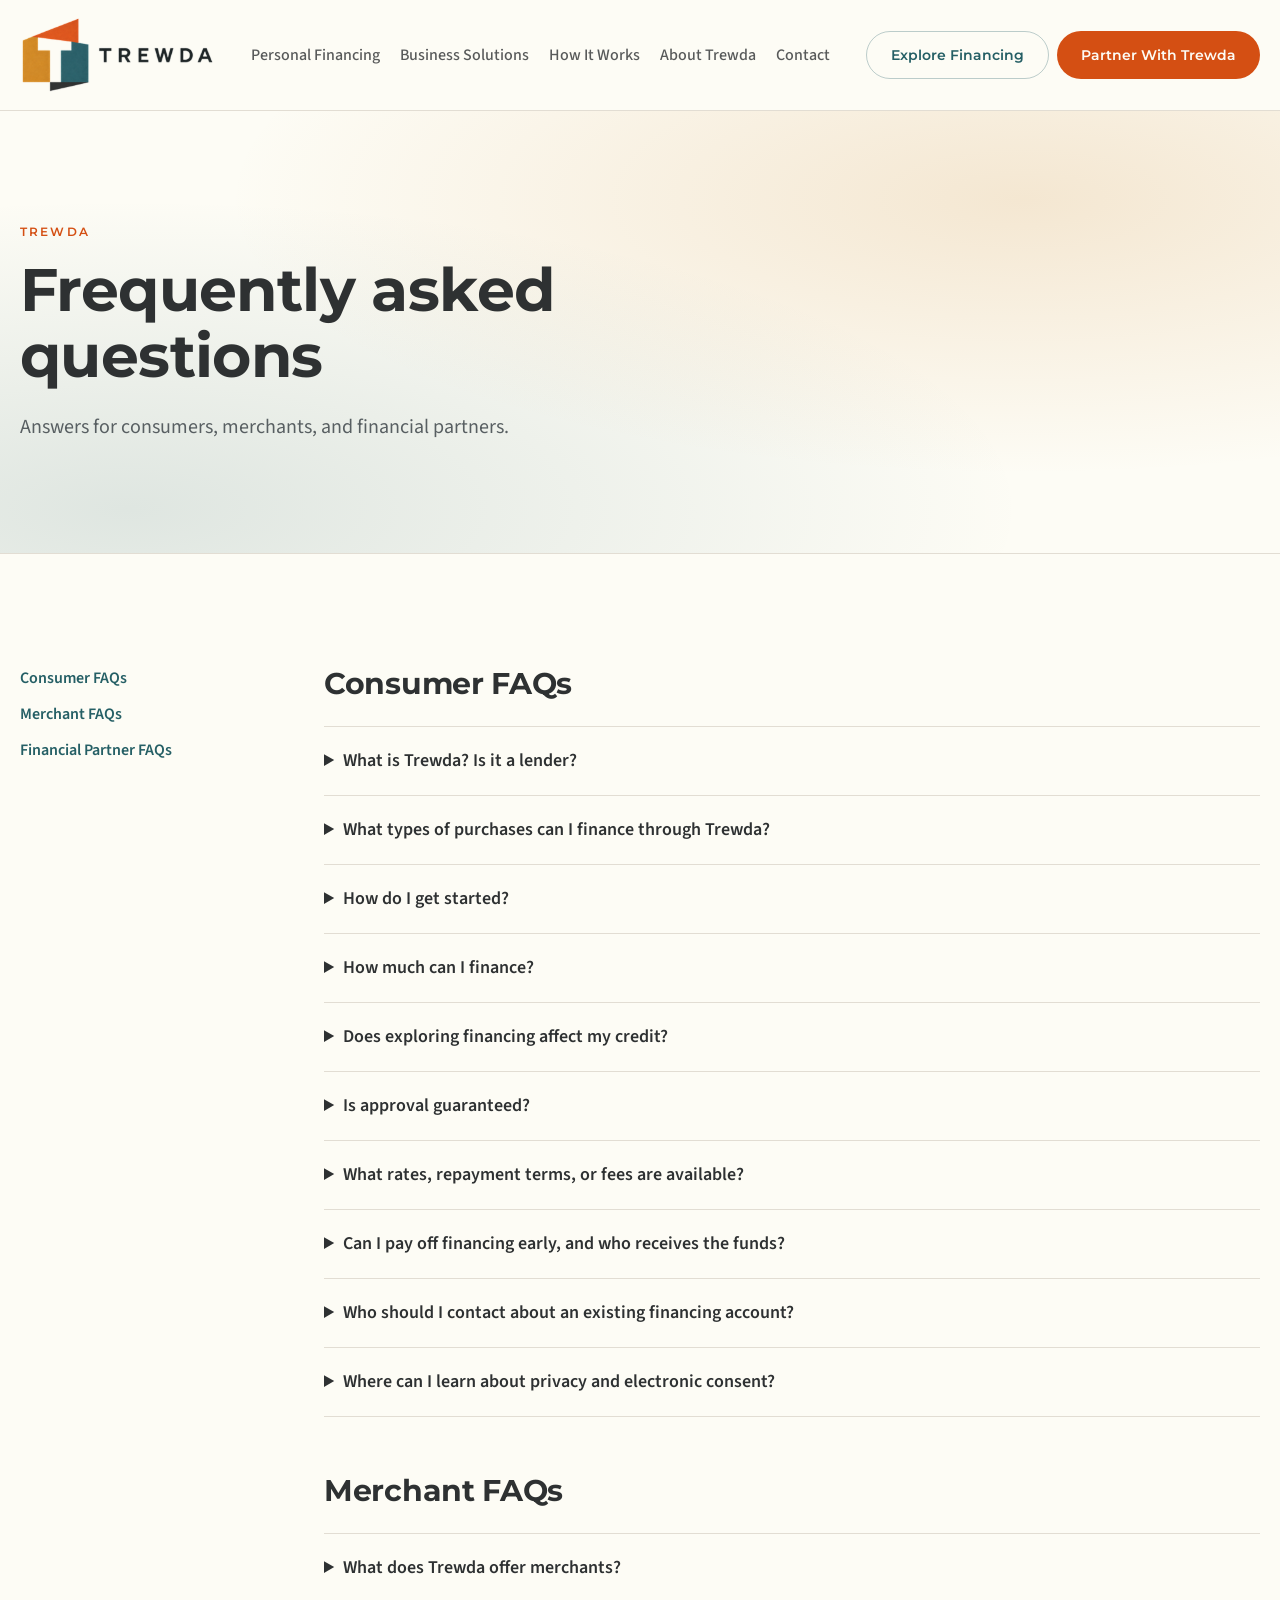
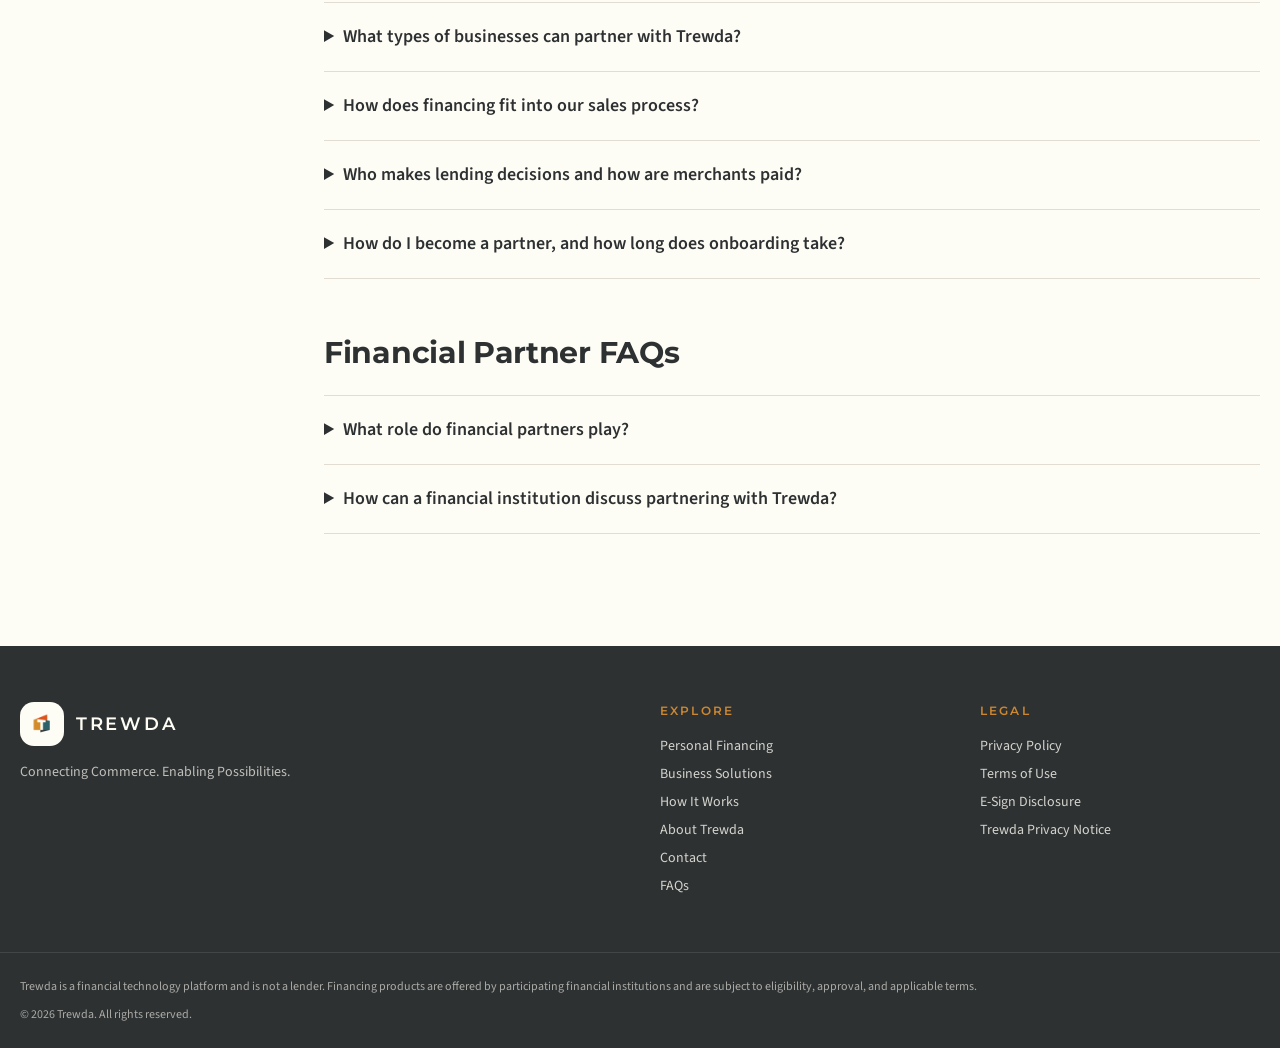
<file: faq.html>
<!DOCTYPE html>
<html lang="en">
 <head>
  <meta charset="utf-8"/>
  <meta content="width=device-width, initial-scale=1" name="viewport"/>
  <link as="image" href="assets/trewda-lockup.png" rel="preload"/>
  <link as="image" href="assets/trewda-logo.png" rel="preload"/>
  <link data-precedence="default" href="assets/styles-FeVALgsH.css" rel="stylesheet"/>
  <link data-precedence="default" href="https://fonts.googleapis.com/css2?family=Montserrat:wght@500;600;700&amp;family=Source+Sans+3:wght@400;500;600&amp;display=swap" rel="stylesheet"/>
  <title>
   Trewda FAQs | Consumers, Merchants &amp; Financial Partners
  </title>
  <meta content="Trewda" name="author"/>
  <meta content="Find answers about Trewda's financing platform, eligible purchases, provider terms, merchant partnerships, and support for consumers and financial partners." name="description"/>
  <meta content="Trewda FAQs | Consumers, Merchants &amp; Financial Partners" property="og:title"/>
  <meta content="Find answers about Trewda's financing platform, eligible purchases, provider terms, merchant partnerships, and support for consumers and financial partners." property="og:description"/>
  <meta content="website" property="og:type"/>
  <meta content="Trewda" property="og:site_name"/>
  <meta content="en_US" property="og:locale"/>
  <meta content="/faq" property="og:url"/>
  <meta content="https://id-preview--7ebfb4f6-4d1b-48b0-84a3-66e8fc5d0429.lovable.app/__l5e/assets-v1/3f78bb24-ef26-437a-9b30-5fa10b18df9d/trewda-social.jpg" property="og:image"/>
  <meta content="https://id-preview--7ebfb4f6-4d1b-48b0-84a3-66e8fc5d0429.lovable.app/__l5e/assets-v1/3f78bb24-ef26-437a-9b30-5fa10b18df9d/trewda-social.jpg" property="og:image:secure_url"/>
  <meta content="image/jpeg" property="og:image:type"/>
  <meta content="1200" property="og:image:width"/>
  <meta content="630" property="og:image:height"/>
  <meta content="Trewda logo on ivory with orange, mustard, and teal accents" property="og:image:alt"/>
  <meta content="summary_large_image" name="twitter:card"/>
  <meta content="Trewda FAQs | Consumers, Merchants &amp; Financial Partners" name="twitter:title"/>
  <meta content="Find answers about Trewda's financing platform, eligible purchases, provider terms, merchant partnerships, and support for consumers and financial partners." name="twitter:description"/>
  <meta content="https://id-preview--7ebfb4f6-4d1b-48b0-84a3-66e8fc5d0429.lovable.app/__l5e/assets-v1/3f78bb24-ef26-437a-9b30-5fa10b18df9d/trewda-social.jpg" name="twitter:image"/>
  <meta content="Trewda logo on ivory with orange, mustard, and teal accents" name="twitter:image:alt"/>
  <link href="favicon.png" rel="icon" type="image/png"/>
  <link href="https://fonts.googleapis.com" rel="preconnect"/>
  <link crossorigin="anonymous" href="https://fonts.gstatic.com" rel="preconnect"/>
  <link href="https://trewda-home-loan-guide.lovable.app/faq" rel="canonical"/>
  <script type="application/ld+json">
   {"@context":"https://schema.org","@graph":[{"@type":"Organization","@id":"https://trewda-home-loan-guide.lovable.app/#organization","name":"Trewda","legalName":"Trewda LLC","url":"https://trewda-home-loan-guide.lovable.app/","logo":"/__l5e/assets-v1/e16c0448-92a8-4d80-8bb7-e07fe70e4257/trewda-logo.png","description":"Trewda is a financial technology platform and is not a lender. Financing products are offered by participating financial institutions and are subject to eligibility, approval, and applicable terms.","email":"support@trewda.com","address":{"@type":"PostalAddress","streetAddress":"30 N Gould St Ste N","addressLocality":"Sheridan","addressRegion":"Wyoming","postalCode":"82801","addressCountry":"US"},"contactPoint":{"@type":"ContactPoint","contactType":"customer support","email":"support@trewda.com","url":"https://trewda-home-loan-guide.lovable.app/contact"},"hasOfferCatalog":{"@type":"OfferCatalog","name":"Trewda platform services","itemListElement":[{"@type":"Offer","itemOffered":{"@id":"https://trewda-home-loan-guide.lovable.app/#consumer-financing-connections"}},{"@type":"Offer","itemOffered":{"@id":"https://trewda-home-loan-guide.lovable.app/#merchant-financing-technology"}},{"@type":"Offer","itemOffered":{"@id":"https://trewda-home-loan-guide.lovable.app/#financial-partner-connections"}}]}},{"@type":"WebSite","@id":"https://trewda-home-loan-guide.lovable.app/#website","name":"Trewda","url":"https://trewda-home-loan-guide.lovable.app/","inLanguage":"en-US","publisher":{"@id":"https://trewda-home-loan-guide.lovable.app/#organization"}},{"@type":"Service","@id":"https://trewda-home-loan-guide.lovable.app/#consumer-financing-connections","name":"Consumer financing connections","serviceType":"Purchase financing connection technology","url":"https://trewda-home-loan-guide.lovable.app/personal-financing","description":"Trewda connects consumers shopping with participating merchants to financing options from participating financial institutions for home improvement, home repair, HVAC, plumbing, electrical, automotive repair, veterinary services, animal training, and more. Trewda is not a lender; availability, eligibility, approval, and terms depend on the provider.","provider":{"@id":"https://trewda-home-loan-guide.lovable.app/#organization"},"audience":[{"@type":"Audience","audienceType":"Consumers"}]},{"@type":"Service","@id":"https://trewda-home-loan-guide.lovable.app/#merchant-financing-technology","name":"Merchant financing technology","serviceType":"Merchant financing integration platform","url":"https://trewda-home-loan-guide.lovable.app/business-solutions","description":"Trewda connects merchants and their customers with participating financing providers and supports financing within merchant sales workflows. Participating financial institutions, not Trewda, provide the financing products.","provider":{"@id":"https://trewda-home-loan-guide.lovable.app/#organization"},"audience":[{"@type":"Audience","audienceType":"Merchants"}]},{"@type":"Service","@id":"https://trewda-home-loan-guide.lovable.app/#financial-partner-connections","name":"Financial partner platform connections","serviceType":"Financing technology platform connections","url":"https://trewda-home-loan-guide.lovable.app/how-it-works","description":"Trewda's technology platform connects participating financial institutions with merchants and consumers. Financial institutions provide financing products and determine eligibility, approval, and applicable terms; Trewda is not a lender.","provider":{"@id":"https://trewda-home-loan-guide.lovable.app/#organization"},"audience":[{"@type":"Audience","audienceType":"Financial institutions"}]}]}
  </script>
  <script type="application/ld+json">
   {"@context":"https://schema.org","@graph":[{"@type":"WebPage","@id":"https://trewda-home-loan-guide.lovable.app/faq#webpage","url":"https://trewda-home-loan-guide.lovable.app/faq","name":"Trewda FAQs","description":"Find answers about Trewda's financing platform, eligible purchases, provider terms, merchant partnerships, and support for consumers and financial partners.","inLanguage":"en-US","isPartOf":{"@id":"https://trewda-home-loan-guide.lovable.app/#website"},"publisher":{"@id":"https://trewda-home-loan-guide.lovable.app/#organization"},"about":[{"@id":"https://trewda-home-loan-guide.lovable.app/#organization"},{"@id":"https://trewda-home-loan-guide.lovable.app/#consumer-financing-connections"},{"@id":"https://trewda-home-loan-guide.lovable.app/#merchant-financing-technology"},{"@id":"https://trewda-home-loan-guide.lovable.app/#financial-partner-connections"}],"audience":[{"@type":"Audience","audienceType":"Consumers"},{"@type":"Audience","audienceType":"Merchants"},{"@type":"Audience","audienceType":"Financial partners"}],"breadcrumb":{"@id":"https://trewda-home-loan-guide.lovable.app/faq#breadcrumb"}},{"@type":"BreadcrumbList","@id":"https://trewda-home-loan-guide.lovable.app/faq#breadcrumb","itemListElement":[{"@type":"ListItem","position":1,"name":"Trewda","item":"https://trewda-home-loan-guide.lovable.app/"},{"@type":"ListItem","position":2,"name":"Trewda FAQs","item":"https://trewda-home-loan-guide.lovable.app/faq"}]}]}
  </script>
 </head>
 <body>
  <div class="flex min-h-screen flex-col">
   <header class="sticky top-0 z-50 border-b bg-background/90 backdrop-blur">
    <div class="mx-auto flex max-w-7xl items-center justify-between gap-4 px-5 py-4">
     <a aria-label="Trewda home" class="flex shrink-0 items-center" href="index.html">
      <img alt="Trewda" class="h-[42px] w-auto shrink-0 xl:h-[78px]" height="492" src="assets/trewda-lockup.png" width="1228"/>
     </a>
     <nav aria-label="Main" class="hidden items-center gap-5 xl:flex">
      <a class="whitespace-nowrap text-base font-medium text-foreground/80 transition-colors hover:text-primary" href="personal-financing.html">
       Personal Financing
      </a>
      <a class="whitespace-nowrap text-base font-medium text-foreground/80 transition-colors hover:text-primary" href="business-solutions.html">
       Business Solutions
      </a>
      <a class="whitespace-nowrap text-base font-medium text-foreground/80 transition-colors hover:text-primary" href="how-it-works.html">
       How It Works
      </a>
      <a class="whitespace-nowrap text-base font-medium text-foreground/80 transition-colors hover:text-primary" href="about.html">
       About Trewda
      </a>
      <a class="whitespace-nowrap text-base font-medium text-foreground/80 transition-colors hover:text-primary" href="contact.html">
       Contact
      </a>
     </nav>
     <div class="hidden items-center gap-2 xl:flex">
      <a class="inline-flex items-center justify-center gap-2 whitespace-nowrap rounded-full font-display font-semibold transition-all focus-visible:outline-none focus-visible:ring-2 focus-visible:ring-ring focus-visible:ring-offset-2 border border-primary/30 text-primary hover:bg-primary/5 h-12 px-6 text-sm" href="personal-financing.html#explore">
       Explore Financing
      </a>
      <a class="inline-flex items-center justify-center gap-2 whitespace-nowrap rounded-full font-display font-semibold transition-all focus-visible:outline-none focus-visible:ring-2 focus-visible:ring-ring focus-visible:ring-offset-2 bg-accent text-accent-foreground hover:brightness-110 h-12 px-6 text-sm" href="business-solutions.html#partner">
       Partner With Trewda
      </a>
     </div>
     <button aria-expanded="false" aria-label="Open menu" class="rounded-md p-2.5 xl:hidden">
      <svg aria-hidden="true" class="lucide lucide-x hidden" fill="none" height="24" stroke="currentColor" stroke-linecap="round" stroke-linejoin="round" stroke-width="2" viewbox="0 0 24 24" width="24" xmlns="http://www.w3.org/2000/svg">
       <path d="M18 6 6 18">
       </path>
       <path d="m6 6 12 12">
       </path>
      </svg>
      <svg aria-hidden="true" class="lucide lucide-menu h-7 w-7" fill="none" height="24" stroke="currentColor" stroke-linecap="round" stroke-linejoin="round" stroke-width="2" viewbox="0 0 24 24" width="24" xmlns="http://www.w3.org/2000/svg">
       <path d="M4 5h16">
       </path>
       <path d="M4 12h16">
       </path>
       <path d="M4 19h16">
       </path>
      </svg>
     </button>
    </div>
   </header>
   <main class="flex-1">
    <!--$-->
    <section class="bg-hero border-b">
     <div class="mx-auto max-w-7xl px-5 py-20 md:py-28">
      <div class="max-w-3xl animate-fade-up">
       <p class="eyebrow">
        Trewda
       </p>
       <h1 class="mt-4 text-4xl font-bold leading-[1.1] md:text-6xl">
        Frequently asked questions
       </h1>
       <p class="mt-6 max-w-2xl text-lg text-muted-foreground md:text-xl">
        Answers for consumers, merchants, and financial partners.
       </p>
      </div>
     </div>
    </section>
    <section class="py-20 md:py-28">
     <div class="mx-auto max-w-7xl px-5">
      <div class="grid gap-10 lg:grid-cols-[240px_1fr] lg:gap-16">
       <nav aria-label="FAQ topics" class="self-start lg:sticky lg:top-36">
        <ul class="flex flex-wrap gap-x-6 gap-y-3 lg:flex-col">
         <li>
          <a class="font-semibold text-primary underline-offset-4 hover:underline" href="#consumers">
           Consumer FAQs
          </a>
         </li>
         <li>
          <a class="font-semibold text-primary underline-offset-4 hover:underline" href="#merchants">
           Merchant FAQs
          </a>
         </li>
         <li>
          <a class="font-semibold text-primary underline-offset-4 hover:underline" href="#financial-partners">
           Financial Partner FAQs
          </a>
         </li>
        </ul>
       </nav>
       <div class="min-w-0 space-y-14">
        <section class="scroll-mt-36" id="consumers">
         <h2 class="mb-6 text-2xl font-bold md:text-3xl">
          Consumer FAQs
         </h2>
         <div class="border-t border-border">
          <details class="group border-b border-border py-5">
           <summary class="cursor-pointer text-lg font-semibold text-foreground focus-visible:outline-2 focus-visible:outline-ring">
            What is Trewda? Is it a lender?
           </summary>
           <div class="mt-4 space-y-3 pl-5 text-base leading-relaxed text-muted-foreground">
            <p>
             Trewda is a financial technology platform that connects consumers, merchants, and participating financial institutions. Trewda is not a lender. Financial institutions provide financing products and make eligibility, approval, and terms decisions.
            </p>
            <a class="inline-block font-semibold text-primary underline underline-offset-4" href="about.html">
             About Trewda
            </a>
           </div>
          </details>
          <details class="group border-b border-border py-5">
           <summary class="cursor-pointer text-lg font-semibold text-foreground focus-visible:outline-2 focus-visible:outline-ring">
            What types of purchases can I finance through Trewda?
           </summary>
           <div class="mt-4 space-y-3 pl-5 text-base leading-relaxed text-muted-foreground">
            <p>
             Categories include home improvement and home repair, HVAC, plumbing, electrical, automotive repair, veterinary services, animal training, and much more. Availability depends on participating merchants and financial partners.
            </p>
            <a class="inline-block font-semibold text-primary underline underline-offset-4" href="personal-financing.html">
             Explore purchase categories
            </a>
           </div>
          </details>
          <details class="group border-b border-border py-5">
           <summary class="cursor-pointer text-lg font-semibold text-foreground focus-visible:outline-2 focus-visible:outline-ring">
            How do I get started?
           </summary>
           <div class="mt-4 space-y-3 pl-5 text-base leading-relaxed text-muted-foreground">
            <p>
             Start with a participating merchant or financing experience. Review any eligible options presented by the financial institution and its terms before deciding whether to proceed.
            </p>
            <a class="inline-block font-semibold text-primary underline underline-offset-4" href="how-it-works.html">
             See how Trewda works
            </a>
           </div>
          </details>
          <details class="group border-b border-border py-5">
           <summary class="cursor-pointer text-lg font-semibold text-foreground focus-visible:outline-2 focus-visible:outline-ring">
            How much can I finance?
           </summary>
           <div class="mt-4 space-y-3 pl-5 text-base leading-relaxed text-muted-foreground">
            <p>
             Financing amounts depend on the purchase, the financial institution's products, and its eligibility review. Trewda does not promise a minimum or maximum financing amount.
            </p>
            <a class="inline-block font-semibold text-primary underline underline-offset-4" href="personal-financing.html">
             Review financing information
            </a>
           </div>
          </details>
          <details class="group border-b border-border py-5">
           <summary class="cursor-pointer text-lg font-semibold text-foreground focus-visible:outline-2 focus-visible:outline-ring">
            Does exploring financing affect my credit?
           </summary>
           <div class="mt-4 space-y-3 pl-5 text-base leading-relaxed text-muted-foreground">
            <p>
             That depends on the financial institution and the type of review it performs. Review the provider's credit-check disclosures before proceeding; Trewda does not promise that a credit check will have no impact.
            </p>
            <a class="inline-block font-semibold text-primary underline underline-offset-4" href="personal-financing.html">
             Understand financing options
            </a>
           </div>
          </details>
          <details class="group border-b border-border py-5">
           <summary class="cursor-pointer text-lg font-semibold text-foreground focus-visible:outline-2 focus-visible:outline-ring">
            Is approval guaranteed?
           </summary>
           <div class="mt-4 space-y-3 pl-5 text-base leading-relaxed text-muted-foreground">
            <p>
             No. Each participating financial institution reviews applications using its own criteria. Not every application receives an offer, and available options vary.
            </p>
            <a class="inline-block font-semibold text-primary underline underline-offset-4" href="how-it-works.html">
             Understand the financing process
            </a>
           </div>
          </details>
          <details class="group border-b border-border py-5">
           <summary class="cursor-pointer text-lg font-semibold text-foreground focus-visible:outline-2 focus-visible:outline-ring">
            What rates, repayment terms, or fees are available?
           </summary>
           <div class="mt-4 space-y-3 pl-5 text-base leading-relaxed text-muted-foreground">
            <p>
             Rates, terms, and fees vary by provider, product, purchase, and applicant. Review the financial institution's disclosures and agreement before accepting an option. Trewda does not guarantee rates or fee-free financing.
            </p>
            <a class="inline-block font-semibold text-primary underline underline-offset-4" href="personal-financing.html">
             Learn about provider terms
            </a>
           </div>
          </details>
          <details class="group border-b border-border py-5">
           <summary class="cursor-pointer text-lg font-semibold text-foreground focus-visible:outline-2 focus-visible:outline-ring">
            Can I pay off financing early, and who receives the funds?
           </summary>
           <div class="mt-4 space-y-3 pl-5 text-base leading-relaxed text-muted-foreground">
            <p>
             Early repayment rules, possible fees, payment arrangements, and funding timing depend on your financial institution and agreement. Ask the provider and merchant to confirm these details before you accept financing.
            </p>
            <a class="inline-block font-semibold text-primary underline underline-offset-4" href="personal-financing.html">
             Review your financing options
            </a>
           </div>
          </details>
          <details class="group border-b border-border py-5">
           <summary class="cursor-pointer text-lg font-semibold text-foreground focus-visible:outline-2 focus-visible:outline-ring">
            Who should I contact about an existing financing account?
           </summary>
           <div class="mt-4 space-y-3 pl-5 text-base leading-relaxed text-muted-foreground">
            <p>
             Contact the financial institution that provided your financing for balances, payments, servicing, or account-specific questions. For questions about the Trewda platform, contact Trewda support.
            </p>
            <a class="inline-block font-semibold text-primary underline underline-offset-4" href="contact.html">
             Contact Trewda
            </a>
           </div>
          </details>
          <details class="group border-b border-border py-5">
           <summary class="cursor-pointer text-lg font-semibold text-foreground focus-visible:outline-2 focus-visible:outline-ring">
            Where can I learn about privacy and electronic consent?
           </summary>
           <div class="mt-4 space-y-3 pl-5 text-base leading-relaxed text-muted-foreground">
            <p>
             Trewda's legal pages explain information practices and electronic consent. Review the Privacy Policy and related disclosures, along with the financial institution's own notices when considering financing.
            </p>
            <a class="inline-block font-semibold text-primary underline underline-offset-4" href="privacy.html">
             Read the Privacy Policy
            </a>
           </div>
          </details>
         </div>
        </section>
        <section class="scroll-mt-36" id="merchants">
         <h2 class="mb-6 text-2xl font-bold md:text-3xl">
          Merchant FAQs
         </h2>
         <div class="border-t border-border">
          <details class="group border-b border-border py-5">
           <summary class="cursor-pointer text-lg font-semibold text-foreground focus-visible:outline-2 focus-visible:outline-ring">
            What does Trewda offer merchants?
           </summary>
           <div class="mt-4 space-y-3 pl-5 text-base leading-relaxed text-muted-foreground">
            <p>
             Trewda provides technology that connects merchants and customers with participating financing providers. It supports financing within the sales experience while financial institutions supply the financing products.
            </p>
            <a class="inline-block font-semibold text-primary underline underline-offset-4" href="business-solutions.html">
             Explore business solutions
            </a>
           </div>
          </details>
          <details class="group border-b border-border py-5">
           <summary class="cursor-pointer text-lg font-semibold text-foreground focus-visible:outline-2 focus-visible:outline-ring">
            What types of businesses can partner with Trewda?
           </summary>
           <div class="mt-4 space-y-3 pl-5 text-base leading-relaxed text-muted-foreground">
            <p>
             Businesses in categories such as home improvement, repair services, automotive repair, veterinary services, and animal training can inquire about a partnership. Participation and available options depend on the business and participating financial partners.
            </p>
            <a class="inline-block font-semibold text-primary underline underline-offset-4" href="business-solutions.html">
             Learn about merchant partnerships
            </a>
           </div>
          </details>
          <details class="group border-b border-border py-5">
           <summary class="cursor-pointer text-lg font-semibold text-foreground focus-visible:outline-2 focus-visible:outline-ring">
            How does financing fit into our sales process?
           </summary>
           <div class="mt-4 space-y-3 pl-5 text-base leading-relaxed text-muted-foreground">
            <p>
             A participating merchant introduces financing as part of a purchase. Customers review any eligible options from participating providers and complete the provider's process. Integration details should be discussed with Trewda for your business.
            </p>
            <a class="inline-block font-semibold text-primary underline underline-offset-4" href="how-it-works.html">
             See the merchant journey
            </a>
           </div>
          </details>
          <details class="group border-b border-border py-5">
           <summary class="cursor-pointer text-lg font-semibold text-foreground focus-visible:outline-2 focus-visible:outline-ring">
            Who makes lending decisions and how are merchants paid?
           </summary>
           <div class="mt-4 space-y-3 pl-5 text-base leading-relaxed text-muted-foreground">
            <p>
             Participating financial institutions make lending decisions and provide financing, not Trewda or the merchant. Payment arrangements, responsibilities, and timing depend on the applicable provider and partnership agreements.
            </p>
            <a class="inline-block font-semibold text-primary underline underline-offset-4" href="business-solutions.html">
             Review the merchant workflow
            </a>
           </div>
          </details>
          <details class="group border-b border-border py-5">
           <summary class="cursor-pointer text-lg font-semibold text-foreground focus-visible:outline-2 focus-visible:outline-ring">
            How do I become a partner, and how long does onboarding take?
           </summary>
           <div class="mt-4 space-y-3 pl-5 text-base leading-relaxed text-muted-foreground">
            <p>
             Use the partnership inquiry on the Business Solutions page to prepare an email to Trewda. The team can discuss fit, requirements, and next steps. Onboarding timing varies; no fixed approval or launch timeline is promised.
            </p>
            <a class="inline-block font-semibold text-primary underline underline-offset-4" href="business-solutions.html">
             Inquire about a partnership
            </a>
           </div>
          </details>
         </div>
        </section>
        <section class="scroll-mt-36" id="financial-partners">
         <h2 class="mb-6 text-2xl font-bold md:text-3xl">
          Financial Partner FAQs
         </h2>
         <div class="border-t border-border">
          <details class="group border-b border-border py-5">
           <summary class="cursor-pointer text-lg font-semibold text-foreground focus-visible:outline-2 focus-visible:outline-ring">
            What role do financial partners play?
           </summary>
           <div class="mt-4 space-y-3 pl-5 text-base leading-relaxed text-muted-foreground">
            <p>
             Participating financial institutions provide financing products and determine eligibility, approval, and applicable terms. Trewda supplies the technology connections between financial partners, merchants, and consumers.
            </p>
            <a class="inline-block font-semibold text-primary underline underline-offset-4" href="how-it-works.html">
             Explore the connected platform
            </a>
           </div>
          </details>
          <details class="group border-b border-border py-5">
           <summary class="cursor-pointer text-lg font-semibold text-foreground focus-visible:outline-2 focus-visible:outline-ring">
            How can a financial institution discuss partnering with Trewda?
           </summary>
           <div class="mt-4 space-y-3 pl-5 text-base leading-relaxed text-muted-foreground">
            <p>
             Contact Trewda and select Financial Institution Partnerships. The contact form prepares an email draft so you can share your inquiry with the team; it does not submit or store your information on the website.
            </p>
            <a class="inline-block font-semibold text-primary underline underline-offset-4" href="contact.html">
             Contact the partnership team
            </a>
           </div>
          </details>
         </div>
        </section>
       </div>
      </div>
     </div>
    </section>
    <!--/$-->
   </main>
   <footer class="bg-brand-charcoal text-brand-ivory">
    <div class="mx-auto grid max-w-7xl gap-10 px-5 py-14 md:grid-cols-4">
     <div class="md:col-span-2">
      <div class="flex items-center gap-3">
       <span class="rounded-lg bg-brand-ivory p-1.5">
        <img alt="" class="h-8 w-8" src="assets/trewda-logo.png"/>
       </span>
       <span class="trewda-wordmark text-lg">
        TREWDA
       </span>
      </div>
      <p class="mt-4 max-w-sm text-sm text-brand-ivory/70">
       Connecting Commerce. Enabling Possibilities.
      </p>
     </div>
     <div>
      <h3 class="eyebrow text-brand-mustard">
       Explore
      </h3>
      <ul class="mt-4 space-y-2 text-sm">
       <li>
        <a class="text-brand-ivory/80 hover:text-brand-ivory" href="personal-financing.html">
         Personal Financing
        </a>
       </li>
       <li>
        <a class="text-brand-ivory/80 hover:text-brand-ivory" href="business-solutions.html">
         Business Solutions
        </a>
       </li>
       <li>
        <a class="text-brand-ivory/80 hover:text-brand-ivory" href="how-it-works.html">
         How It Works
        </a>
       </li>
       <li>
        <a class="text-brand-ivory/80 hover:text-brand-ivory" href="about.html">
         About Trewda
        </a>
       </li>
       <li>
        <a class="text-brand-ivory/80 hover:text-brand-ivory" href="contact.html">
         Contact
        </a>
       </li>
       <li>
        <a aria-current="page" class="text-brand-ivory/80 hover:text-brand-ivory active" data-status="active" href="faq.html">
         FAQs
        </a>
       </li>
      </ul>
     </div>
     <div>
      <h3 class="eyebrow text-brand-mustard">
       Legal
      </h3>
      <ul class="mt-4 space-y-2 text-sm">
       <li>
        <a class="text-brand-ivory/80 hover:text-brand-ivory" href="privacy.html">
         Privacy Policy
        </a>
       </li>
       <li>
        <a class="text-brand-ivory/80 hover:text-brand-ivory" href="terms.html">
         Terms of Use
        </a>
       </li>
       <li>
        <a class="text-brand-ivory/80 hover:text-brand-ivory" href="esign.html">
         E-Sign Disclosure
        </a>
       </li>
       <li>
        <a class="text-brand-ivory/80 hover:text-brand-ivory" href="privacy-notice.html">
         Trewda Privacy Notice
        </a>
       </li>
      </ul>
     </div>
    </div>
    <div class="border-t border-brand-ivory/10">
     <div class="mx-auto max-w-7xl px-5 py-6 text-xs leading-relaxed text-brand-ivory/60">
      <p>
       Trewda is a financial technology platform and is not a lender. Financing products are offered by participating financial institutions and are subject to eligibility, approval, and applicable terms.
      </p>
      <p class="mt-2">
       ©
       <!-- -->
       2026
       <!-- -->
       Trewda. All rights reserved.
      </p>
     </div>
    </div>
   </footer>
  </div>
  <script src="assets/site.js">
  </script>
 </body>
</html>
</file>
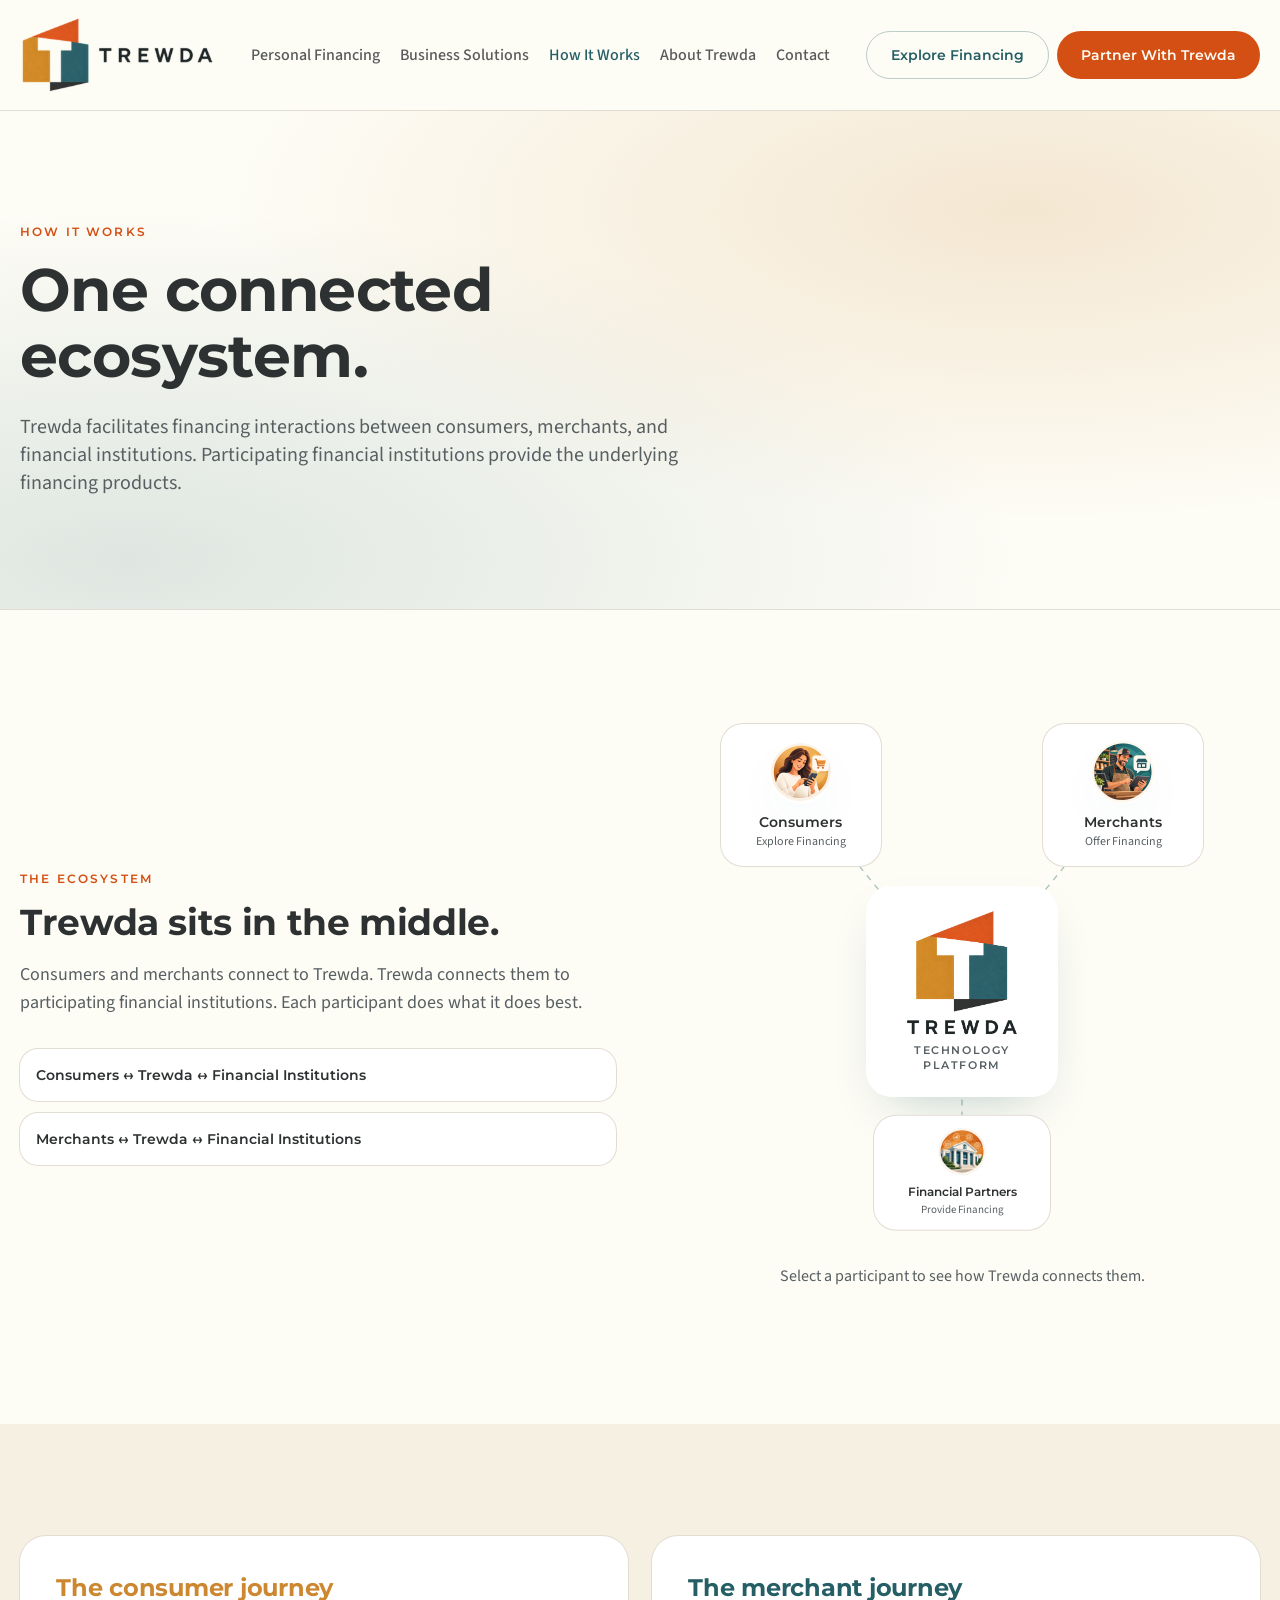
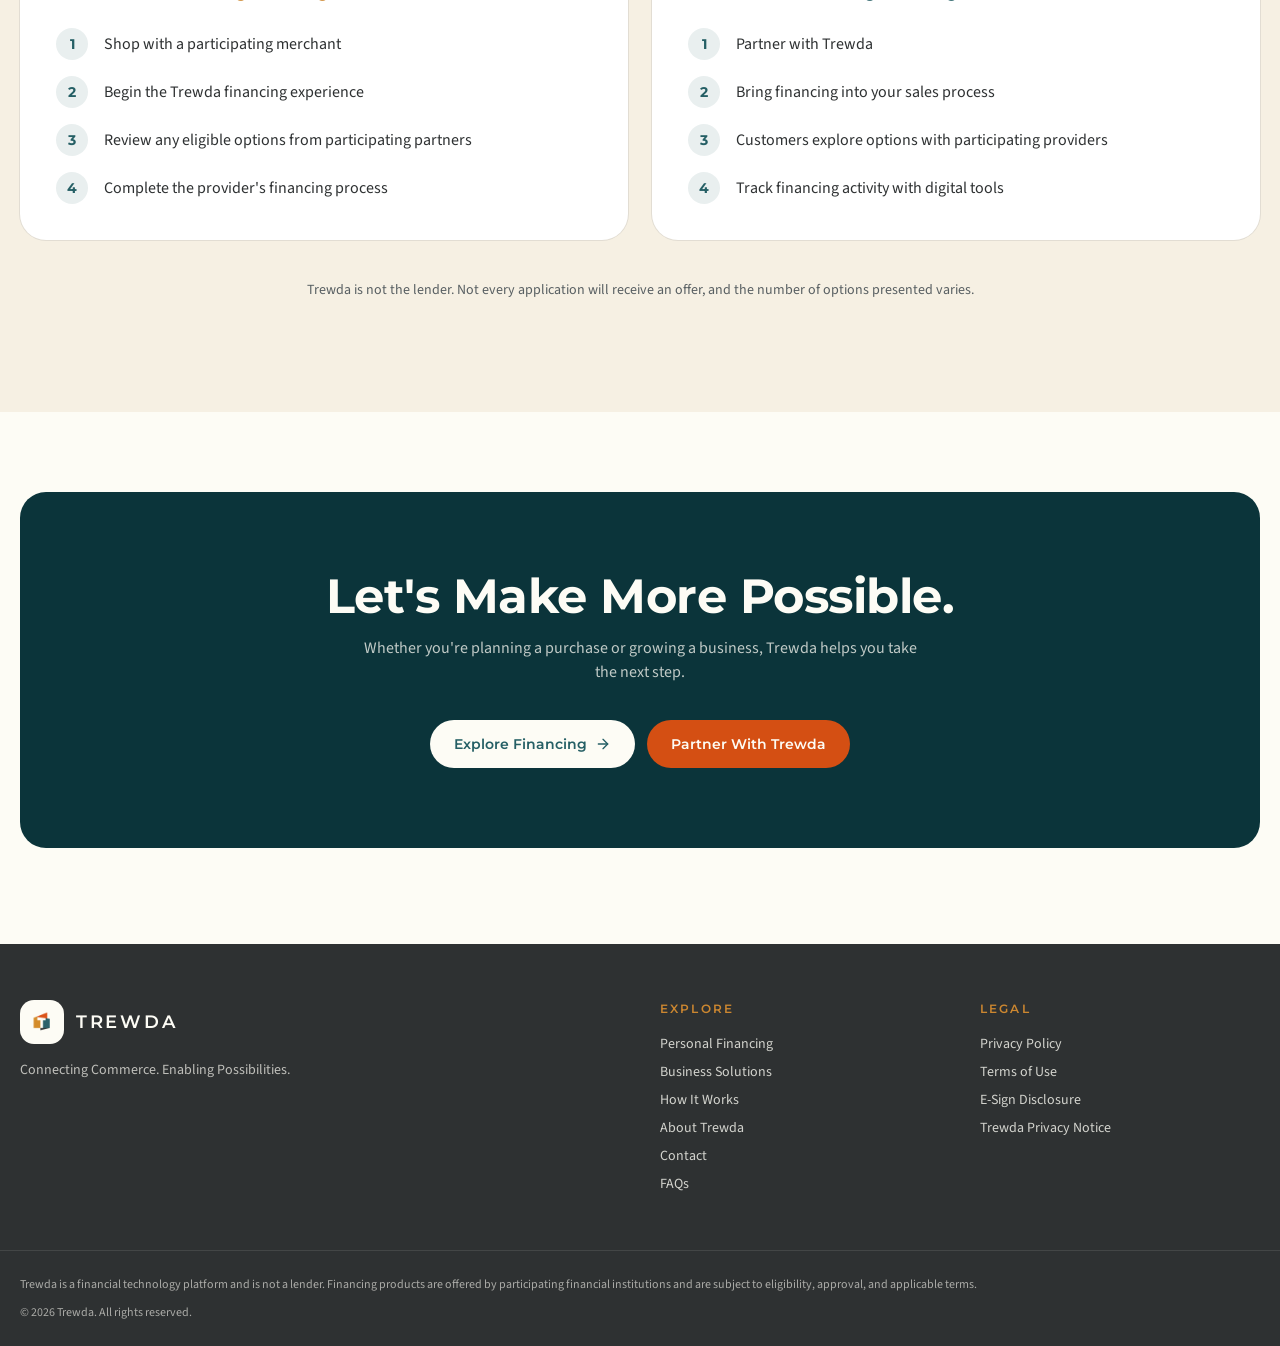
<file: how-it-works.html>
<!DOCTYPE html>
<html lang="en">
 <head>
  <meta charset="utf-8"/>
  <meta content="width=device-width, initial-scale=1" name="viewport"/>
  <link as="image" href="assets/trewda-lockup.png" rel="preload"/>
  <link as="image" href="assets/trewda-stacked.png" rel="preload"/>
  <link as="image" href="assets/trewda-logo.png" rel="preload"/>
  <link data-precedence="default" href="assets/styles-FeVALgsH.css" rel="stylesheet"/>
  <link data-precedence="default" href="https://fonts.googleapis.com/css2?family=Montserrat:wght@500;600;700&amp;family=Source+Sans+3:wght@400;500;600&amp;display=swap" rel="stylesheet"/>
  <title>
   How Trewda Works for Consumers &amp; Merchants
  </title>
  <meta content="Trewda" name="author"/>
  <meta content="Follow the consumer and merchant journeys and see how Trewda connects both with financial partners that provide financing and determine eligibility." name="description"/>
  <meta content="How Trewda Works for Consumers &amp; Merchants" property="og:title"/>
  <meta content="Follow the consumer and merchant journeys and see how Trewda connects both with financial partners that provide financing and determine eligibility." property="og:description"/>
  <meta content="website" property="og:type"/>
  <meta content="Trewda" property="og:site_name"/>
  <meta content="en_US" property="og:locale"/>
  <meta content="/how-it-works" property="og:url"/>
  <meta content="https://id-preview--7ebfb4f6-4d1b-48b0-84a3-66e8fc5d0429.lovable.app/__l5e/assets-v1/3f78bb24-ef26-437a-9b30-5fa10b18df9d/trewda-social.jpg" property="og:image"/>
  <meta content="https://id-preview--7ebfb4f6-4d1b-48b0-84a3-66e8fc5d0429.lovable.app/__l5e/assets-v1/3f78bb24-ef26-437a-9b30-5fa10b18df9d/trewda-social.jpg" property="og:image:secure_url"/>
  <meta content="image/jpeg" property="og:image:type"/>
  <meta content="1200" property="og:image:width"/>
  <meta content="630" property="og:image:height"/>
  <meta content="Trewda logo on ivory with orange, mustard, and teal accents" property="og:image:alt"/>
  <meta content="summary_large_image" name="twitter:card"/>
  <meta content="How Trewda Works for Consumers &amp; Merchants" name="twitter:title"/>
  <meta content="Follow the consumer and merchant journeys and see how Trewda connects both with financial partners that provide financing and determine eligibility." name="twitter:description"/>
  <meta content="https://id-preview--7ebfb4f6-4d1b-48b0-84a3-66e8fc5d0429.lovable.app/__l5e/assets-v1/3f78bb24-ef26-437a-9b30-5fa10b18df9d/trewda-social.jpg" name="twitter:image"/>
  <meta content="Trewda logo on ivory with orange, mustard, and teal accents" name="twitter:image:alt"/>
  <link href="favicon.png" rel="icon" type="image/png"/>
  <link href="https://fonts.googleapis.com" rel="preconnect"/>
  <link crossorigin="anonymous" href="https://fonts.gstatic.com" rel="preconnect"/>
  <link href="https://trewda-home-loan-guide.lovable.app/how-it-works" rel="canonical"/>
  <script type="application/ld+json">
   {"@context":"https://schema.org","@graph":[{"@type":"Organization","@id":"https://trewda-home-loan-guide.lovable.app/#organization","name":"Trewda","legalName":"Trewda LLC","url":"https://trewda-home-loan-guide.lovable.app/","logo":"/__l5e/assets-v1/e16c0448-92a8-4d80-8bb7-e07fe70e4257/trewda-logo.png","description":"Trewda is a financial technology platform and is not a lender. Financing products are offered by participating financial institutions and are subject to eligibility, approval, and applicable terms.","email":"support@trewda.com","address":{"@type":"PostalAddress","streetAddress":"30 N Gould St Ste N","addressLocality":"Sheridan","addressRegion":"Wyoming","postalCode":"82801","addressCountry":"US"},"contactPoint":{"@type":"ContactPoint","contactType":"customer support","email":"support@trewda.com","url":"https://trewda-home-loan-guide.lovable.app/contact"},"hasOfferCatalog":{"@type":"OfferCatalog","name":"Trewda platform services","itemListElement":[{"@type":"Offer","itemOffered":{"@id":"https://trewda-home-loan-guide.lovable.app/#consumer-financing-connections"}},{"@type":"Offer","itemOffered":{"@id":"https://trewda-home-loan-guide.lovable.app/#merchant-financing-technology"}},{"@type":"Offer","itemOffered":{"@id":"https://trewda-home-loan-guide.lovable.app/#financial-partner-connections"}}]}},{"@type":"WebSite","@id":"https://trewda-home-loan-guide.lovable.app/#website","name":"Trewda","url":"https://trewda-home-loan-guide.lovable.app/","inLanguage":"en-US","publisher":{"@id":"https://trewda-home-loan-guide.lovable.app/#organization"}},{"@type":"Service","@id":"https://trewda-home-loan-guide.lovable.app/#consumer-financing-connections","name":"Consumer financing connections","serviceType":"Purchase financing connection technology","url":"https://trewda-home-loan-guide.lovable.app/personal-financing","description":"Trewda connects consumers shopping with participating merchants to financing options from participating financial institutions for home improvement, home repair, HVAC, plumbing, electrical, automotive repair, veterinary services, animal training, and more. Trewda is not a lender; availability, eligibility, approval, and terms depend on the provider.","provider":{"@id":"https://trewda-home-loan-guide.lovable.app/#organization"},"audience":[{"@type":"Audience","audienceType":"Consumers"}]},{"@type":"Service","@id":"https://trewda-home-loan-guide.lovable.app/#merchant-financing-technology","name":"Merchant financing technology","serviceType":"Merchant financing integration platform","url":"https://trewda-home-loan-guide.lovable.app/business-solutions","description":"Trewda connects merchants and their customers with participating financing providers and supports financing within merchant sales workflows. Participating financial institutions, not Trewda, provide the financing products.","provider":{"@id":"https://trewda-home-loan-guide.lovable.app/#organization"},"audience":[{"@type":"Audience","audienceType":"Merchants"}]},{"@type":"Service","@id":"https://trewda-home-loan-guide.lovable.app/#financial-partner-connections","name":"Financial partner platform connections","serviceType":"Financing technology platform connections","url":"https://trewda-home-loan-guide.lovable.app/how-it-works","description":"Trewda's technology platform connects participating financial institutions with merchants and consumers. Financial institutions provide financing products and determine eligibility, approval, and applicable terms; Trewda is not a lender.","provider":{"@id":"https://trewda-home-loan-guide.lovable.app/#organization"},"audience":[{"@type":"Audience","audienceType":"Financial institutions"}]}]}
  </script>
  <script type="application/ld+json">
   {"@context":"https://schema.org","@graph":[{"@type":"WebPage","@id":"https://trewda-home-loan-guide.lovable.app/how-it-works#webpage","url":"https://trewda-home-loan-guide.lovable.app/how-it-works","name":"How Trewda Works","description":"Follow the consumer and merchant journeys and see how Trewda connects both with financial partners that provide financing and determine eligibility.","inLanguage":"en-US","isPartOf":{"@id":"https://trewda-home-loan-guide.lovable.app/#website"},"publisher":{"@id":"https://trewda-home-loan-guide.lovable.app/#organization"},"about":[{"@id":"https://trewda-home-loan-guide.lovable.app/#organization"},{"@id":"https://trewda-home-loan-guide.lovable.app/#consumer-financing-connections"},{"@id":"https://trewda-home-loan-guide.lovable.app/#merchant-financing-technology"},{"@id":"https://trewda-home-loan-guide.lovable.app/#financial-partner-connections"}],"audience":[{"@type":"Audience","audienceType":"Consumers"},{"@type":"Audience","audienceType":"Merchants"},{"@type":"Audience","audienceType":"Financial partners"}],"breadcrumb":{"@id":"https://trewda-home-loan-guide.lovable.app/how-it-works#breadcrumb"}},{"@type":"BreadcrumbList","@id":"https://trewda-home-loan-guide.lovable.app/how-it-works#breadcrumb","itemListElement":[{"@type":"ListItem","position":1,"name":"Trewda","item":"https://trewda-home-loan-guide.lovable.app/"},{"@type":"ListItem","position":2,"name":"How Trewda Works","item":"https://trewda-home-loan-guide.lovable.app/how-it-works"}]}]}
  </script>
 </head>
 <body>
  <div class="flex min-h-screen flex-col">
   <header class="sticky top-0 z-50 border-b bg-background/90 backdrop-blur">
    <div class="mx-auto flex max-w-7xl items-center justify-between gap-4 px-5 py-4">
     <a aria-label="Trewda home" class="flex shrink-0 items-center" href="index.html">
      <img alt="Trewda" class="h-[42px] w-auto shrink-0 xl:h-[78px]" height="492" src="assets/trewda-lockup.png" width="1228"/>
     </a>
     <nav aria-label="Main" class="hidden items-center gap-5 xl:flex">
      <a class="whitespace-nowrap text-base font-medium text-foreground/80 transition-colors hover:text-primary" href="personal-financing.html">
       Personal Financing
      </a>
      <a class="whitespace-nowrap text-base font-medium text-foreground/80 transition-colors hover:text-primary" href="business-solutions.html">
       Business Solutions
      </a>
      <a aria-current="page" class="whitespace-nowrap text-base font-medium text-foreground/80 transition-colors hover:text-primary text-primary" data-status="active" href="how-it-works.html">
       How It Works
      </a>
      <a class="whitespace-nowrap text-base font-medium text-foreground/80 transition-colors hover:text-primary" href="about.html">
       About Trewda
      </a>
      <a class="whitespace-nowrap text-base font-medium text-foreground/80 transition-colors hover:text-primary" href="contact.html">
       Contact
      </a>
     </nav>
     <div class="hidden items-center gap-2 xl:flex">
      <a class="inline-flex items-center justify-center gap-2 whitespace-nowrap rounded-full font-display font-semibold transition-all focus-visible:outline-none focus-visible:ring-2 focus-visible:ring-ring focus-visible:ring-offset-2 border border-primary/30 text-primary hover:bg-primary/5 h-12 px-6 text-sm" href="personal-financing.html#explore">
       Explore Financing
      </a>
      <a class="inline-flex items-center justify-center gap-2 whitespace-nowrap rounded-full font-display font-semibold transition-all focus-visible:outline-none focus-visible:ring-2 focus-visible:ring-ring focus-visible:ring-offset-2 bg-accent text-accent-foreground hover:brightness-110 h-12 px-6 text-sm" href="business-solutions.html#partner">
       Partner With Trewda
      </a>
     </div>
     <button aria-expanded="false" aria-label="Open menu" class="rounded-md p-2.5 xl:hidden">
      <svg aria-hidden="true" class="lucide lucide-x hidden" fill="none" height="24" stroke="currentColor" stroke-linecap="round" stroke-linejoin="round" stroke-width="2" viewbox="0 0 24 24" width="24" xmlns="http://www.w3.org/2000/svg">
       <path d="M18 6 6 18">
       </path>
       <path d="m6 6 12 12">
       </path>
      </svg>
      <svg aria-hidden="true" class="lucide lucide-menu h-7 w-7" fill="none" height="24" stroke="currentColor" stroke-linecap="round" stroke-linejoin="round" stroke-width="2" viewbox="0 0 24 24" width="24" xmlns="http://www.w3.org/2000/svg">
       <path d="M4 5h16">
       </path>
       <path d="M4 12h16">
       </path>
       <path d="M4 19h16">
       </path>
      </svg>
     </button>
    </div>
   </header>
   <main class="flex-1">
    <!--$-->
    <section class="bg-hero border-b">
     <div class="mx-auto max-w-7xl px-5 py-20 md:py-28">
      <div class="max-w-3xl animate-fade-up">
       <p class="eyebrow">
        How It Works
       </p>
       <h1 class="mt-4 text-4xl font-bold leading-[1.1] md:text-6xl">
        One connected ecosystem.
       </h1>
       <p class="mt-6 max-w-2xl text-lg text-muted-foreground md:text-xl">
        Trewda facilitates financing interactions between consumers, merchants, and financial institutions. Participating financial institutions provide the underlying financing products.
       </p>
      </div>
     </div>
    </section>
    <section class="py-20 md:py-28">
     <div class="mx-auto max-w-7xl px-5">
      <div class="grid items-center gap-12 lg:grid-cols-2">
       <div>
        <div class="max-w-2xl">
         <p class="eyebrow">
          The ecosystem
         </p>
         <h2 class="mt-3 text-3xl font-bold leading-tight md:text-4xl">
          Trewda sits in the middle.
         </h2>
         <p class="mt-4 text-lg text-muted-foreground">
          Consumers and merchants connect to Trewda. Trewda connects them to participating financial institutions. Each participant does what it does best.
         </p>
        </div>
        <ul class="mt-8 space-y-3 font-display text-sm font-semibold">
         <li class="rounded-xl bg-card p-4 ring-1 ring-border">
          Consumers ↔ Trewda ↔ Financial Institutions
         </li>
         <li class="rounded-xl bg-card p-4 ring-1 ring-border">
          Merchants ↔ Trewda ↔ Financial Institutions
         </li>
        </ul>
       </div>
       <div>
        <div class="relative mx-auto aspect-[5/7] w-full max-w-lg sm:aspect-[10/11] sm:max-w-xl xl:aspect-[10/9]">
         <svg aria-hidden="true" class="absolute inset-0 h-full w-full" preserveaspectratio="none" viewbox="0 0 100 90">
          <line data-participant-line="consumers" class="participant-line animate-dash transition-colors stroke-primary/40" stroke-width="1.25" vector-effect="non-scaling-stroke" x1="50" x2="22" y1="46.800000000000004" y2="12.6">
          </line>
          <line data-participant-line="merchants" class="participant-line animate-dash transition-colors stroke-primary/40" stroke-width="1.25" vector-effect="non-scaling-stroke" x1="50" x2="78" y1="46.800000000000004" y2="12.6">
          </line>
          <line data-participant-line="partners" class="participant-line animate-dash transition-colors stroke-primary/40" stroke-width="1.25" vector-effect="non-scaling-stroke" x1="50" x2="50" y1="46.800000000000004" y2="78.3">
          </line>
         </svg>
         <div class="absolute left-1/2 top-[52%] z-10 flex w-40 -translate-x-1/2 -translate-y-1/2 flex-col items-center rounded-3xl bg-card px-4 py-4 text-center shadow-soft ring-1 ring-border sm:w-48 sm:py-6">
          <img alt="Trewda" class="h-auto w-20 sm:w-28" height="869" src="assets/trewda-stacked.png" width="775"/>
          <span class="mt-2 font-display text-[10px] font-semibold uppercase leading-snug tracking-[0.14em] text-muted-foreground sm:text-[11px]">
           Technology Platform
          </span>
         </div>
         <button aria-pressed="false" data-participant="consumers" class="group absolute z-10 flex -translate-x-1/2 -translate-y-1/2 flex-col items-center rounded-2xl bg-card text-center ring-1 ring-border transition-all duration-200 w-28 px-3 py-3.5 sm:w-40 sm:px-4 sm:py-4 cursor-pointer hover:-translate-y-[calc(50%+4px)] hover:shadow-soft hover:ring-accent/60 focus-visible:outline-none focus-visible:ring-2 focus-visible:ring-ring" style="left:22%;top:14%" type="button">
          <img alt="" class="rounded-full object-cover shadow-soft ring-1 ring-border transition-transform duration-200 group-hover:scale-105 h-12 w-12 sm:h-16 sm:w-16" height="256" loading="lazy" src="assets/eco-consumers.png" width="256"/>
          <span class="mt-2 font-display font-semibold text-brand-charcoal text-xs sm:text-sm">
           Consumers
          </span>
          <span class="mt-0.5 text-muted-foreground text-[10px] sm:text-xs">
           Explore Financing
          </span>
         </button>
         <button aria-pressed="false" data-participant="merchants" class="group absolute z-10 flex -translate-x-1/2 -translate-y-1/2 flex-col items-center rounded-2xl bg-card text-center ring-1 ring-border transition-all duration-200 w-28 px-3 py-3.5 sm:w-40 sm:px-4 sm:py-4 cursor-pointer hover:-translate-y-[calc(50%+4px)] hover:shadow-soft hover:ring-accent/60 focus-visible:outline-none focus-visible:ring-2 focus-visible:ring-ring" style="left:78%;top:14%" type="button">
          <img alt="" class="rounded-full object-cover shadow-soft ring-1 ring-border transition-transform duration-200 group-hover:scale-105 h-12 w-12 sm:h-16 sm:w-16" height="256" loading="lazy" src="assets/eco-merchants.png" width="256"/>
          <span class="mt-2 font-display font-semibold text-brand-charcoal text-xs sm:text-sm">
           Merchants
          </span>
          <span class="mt-0.5 text-muted-foreground text-[10px] sm:text-xs">
           Offer Financing
          </span>
         </button>
         <button aria-pressed="false" data-participant="partners" class="group absolute z-10 flex -translate-x-1/2 -translate-y-1/2 flex-col items-center rounded-2xl bg-card text-center ring-1 ring-border transition-all duration-200 w-36 px-3 py-2.5 sm:w-44 sm:py-3 cursor-pointer hover:-translate-y-[calc(50%+4px)] hover:shadow-soft hover:ring-accent/60 focus-visible:outline-none focus-visible:ring-2 focus-visible:ring-ring" style="left:50%;top:87%" type="button">
          <img alt="" class="rounded-full object-cover shadow-soft ring-1 ring-border transition-transform duration-200 group-hover:scale-105 h-10 w-10 sm:h-12 sm:w-12" height="256" loading="lazy" src="assets/eco-partners.png" width="256"/>
          <span class="mt-2 font-display font-semibold text-brand-charcoal text-[11px] sm:text-xs">
           Financial Partners
          </span>
          <span class="mt-0.5 text-muted-foreground text-[9px] sm:text-[11px]">
           Provide Financing
          </span>
         </button>
        </div>
        <p id="participant-description" aria-live="polite" class="mx-auto mt-6 min-h-12 max-w-md text-center text-muted-foreground">
         Select a participant to see how Trewda connects them.
        </p>
       </div>
      </div>
     </div>
    </section>
    <section class="py-20 md:py-28 bg-secondary">
     <div class="mx-auto max-w-7xl px-5">
      <div class="grid gap-6 lg:grid-cols-2">
       <div class="rounded-3xl bg-card p-9 ring-1 ring-border">
        <h2 class="text-2xl font-bold text-brand-mustard">
         The consumer journey
        </h2>
        <ol class="mt-6 space-y-4">
         <li class="flex gap-4">
          <span class="flex h-8 w-8 shrink-0 items-center justify-center rounded-full bg-primary/10 font-display text-sm font-bold text-primary">
           1
          </span>
          <span class="pt-1">
           Shop with a participating merchant
          </span>
         </li>
         <li class="flex gap-4">
          <span class="flex h-8 w-8 shrink-0 items-center justify-center rounded-full bg-primary/10 font-display text-sm font-bold text-primary">
           2
          </span>
          <span class="pt-1">
           Begin the Trewda financing experience
          </span>
         </li>
         <li class="flex gap-4">
          <span class="flex h-8 w-8 shrink-0 items-center justify-center rounded-full bg-primary/10 font-display text-sm font-bold text-primary">
           3
          </span>
          <span class="pt-1">
           Review any eligible options from participating partners
          </span>
         </li>
         <li class="flex gap-4">
          <span class="flex h-8 w-8 shrink-0 items-center justify-center rounded-full bg-primary/10 font-display text-sm font-bold text-primary">
           4
          </span>
          <span class="pt-1">
           Complete the provider's financing process
          </span>
         </li>
        </ol>
       </div>
       <div class="rounded-3xl bg-card p-9 ring-1 ring-border">
        <h2 class="text-2xl font-bold text-brand-teal">
         The merchant journey
        </h2>
        <ol class="mt-6 space-y-4">
         <li class="flex gap-4">
          <span class="flex h-8 w-8 shrink-0 items-center justify-center rounded-full bg-primary/10 font-display text-sm font-bold text-primary">
           1
          </span>
          <span class="pt-1">
           Partner with Trewda
          </span>
         </li>
         <li class="flex gap-4">
          <span class="flex h-8 w-8 shrink-0 items-center justify-center rounded-full bg-primary/10 font-display text-sm font-bold text-primary">
           2
          </span>
          <span class="pt-1">
           Bring financing into your sales process
          </span>
         </li>
         <li class="flex gap-4">
          <span class="flex h-8 w-8 shrink-0 items-center justify-center rounded-full bg-primary/10 font-display text-sm font-bold text-primary">
           3
          </span>
          <span class="pt-1">
           Customers explore options with participating providers
          </span>
         </li>
         <li class="flex gap-4">
          <span class="flex h-8 w-8 shrink-0 items-center justify-center rounded-full bg-primary/10 font-display text-sm font-bold text-primary">
           4
          </span>
          <span class="pt-1">
           Track financing activity with digital tools
          </span>
         </li>
        </ol>
       </div>
      </div>
      <p class="mx-auto mt-10 max-w-3xl text-center text-sm text-muted-foreground">
       Trewda is not the lender. Not every application will receive an offer, and the number of options presented varies.
      </p>
     </div>
    </section>
    <div class="pt-20">
     <section class="px-5 pb-24">
      <div class="mx-auto max-w-7xl overflow-hidden rounded-3xl bg-teal-deep px-8 py-16 text-center text-brand-ivory md:py-20">
       <h2 class="text-3xl font-bold md:text-5xl">
        Let's Make More Possible.
       </h2>
       <p class="mx-auto mt-4 max-w-xl text-brand-ivory/75">
        Whether you're planning a purchase or growing a business, Trewda helps you take the next step.
       </p>
       <div class="mt-9 flex flex-wrap justify-center gap-3">
        <a class="inline-flex items-center justify-center gap-2 whitespace-nowrap rounded-full font-display font-semibold transition-all focus-visible:outline-none focus-visible:ring-2 focus-visible:ring-ring focus-visible:ring-offset-2 bg-brand-ivory text-brand-teal hover:bg-sand h-12 px-6 text-sm" href="personal-financing.html#explore">
         Explore Financing
         <svg aria-hidden="true" class="lucide lucide-arrow-right h-4 w-4" fill="none" height="24" stroke="currentColor" stroke-linecap="round" stroke-linejoin="round" stroke-width="2" viewbox="0 0 24 24" width="24" xmlns="http://www.w3.org/2000/svg">
          <path d="M5 12h14">
          </path>
          <path d="m12 5 7 7-7 7">
          </path>
         </svg>
        </a>
        <a class="inline-flex items-center justify-center gap-2 whitespace-nowrap rounded-full font-display font-semibold transition-all focus-visible:outline-none focus-visible:ring-2 focus-visible:ring-ring focus-visible:ring-offset-2 bg-accent text-accent-foreground hover:brightness-110 h-12 px-6 text-sm" href="business-solutions.html#partner">
         Partner With Trewda
        </a>
       </div>
      </div>
     </section>
    </div>
    <!--/$-->
   </main>
   <footer class="bg-brand-charcoal text-brand-ivory">
    <div class="mx-auto grid max-w-7xl gap-10 px-5 py-14 md:grid-cols-4">
     <div class="md:col-span-2">
      <div class="flex items-center gap-3">
       <span class="rounded-lg bg-brand-ivory p-1.5">
        <img alt="" class="h-8 w-8" src="assets/trewda-logo.png"/>
       </span>
       <span class="trewda-wordmark text-lg">
        TREWDA
       </span>
      </div>
      <p class="mt-4 max-w-sm text-sm text-brand-ivory/70">
       Connecting Commerce. Enabling Possibilities.
      </p>
     </div>
     <div>
      <h3 class="eyebrow text-brand-mustard">
       Explore
      </h3>
      <ul class="mt-4 space-y-2 text-sm">
       <li>
        <a class="text-brand-ivory/80 hover:text-brand-ivory" href="personal-financing.html">
         Personal Financing
        </a>
       </li>
       <li>
        <a class="text-brand-ivory/80 hover:text-brand-ivory" href="business-solutions.html">
         Business Solutions
        </a>
       </li>
       <li>
        <a aria-current="page" class="text-brand-ivory/80 hover:text-brand-ivory active" data-status="active" href="how-it-works.html">
         How It Works
        </a>
       </li>
       <li>
        <a class="text-brand-ivory/80 hover:text-brand-ivory" href="about.html">
         About Trewda
        </a>
       </li>
       <li>
        <a class="text-brand-ivory/80 hover:text-brand-ivory" href="contact.html">
         Contact
        </a>
       </li>
       <li>
        <a class="text-brand-ivory/80 hover:text-brand-ivory" href="faq.html">
         FAQs
        </a>
       </li>
      </ul>
     </div>
     <div>
      <h3 class="eyebrow text-brand-mustard">
       Legal
      </h3>
      <ul class="mt-4 space-y-2 text-sm">
       <li>
        <a class="text-brand-ivory/80 hover:text-brand-ivory" href="privacy.html">
         Privacy Policy
        </a>
       </li>
       <li>
        <a class="text-brand-ivory/80 hover:text-brand-ivory" href="terms.html">
         Terms of Use
        </a>
       </li>
       <li>
        <a class="text-brand-ivory/80 hover:text-brand-ivory" href="esign.html">
         E-Sign Disclosure
        </a>
       </li>
       <li>
        <a class="text-brand-ivory/80 hover:text-brand-ivory" href="privacy-notice.html">
         Trewda Privacy Notice
        </a>
       </li>
      </ul>
     </div>
    </div>
    <div class="border-t border-brand-ivory/10">
     <div class="mx-auto max-w-7xl px-5 py-6 text-xs leading-relaxed text-brand-ivory/60">
      <p>
       Trewda is a financial technology platform and is not a lender. Financing products are offered by participating financial institutions and are subject to eligibility, approval, and applicable terms.
      </p>
      <p class="mt-2">
       ©
       <!-- -->
       2026
       <!-- -->
       Trewda. All rights reserved.
      </p>
     </div>
    </div>
   </footer>
  </div>
  <script src="assets/site.js">
  </script>
  <script>
    (function () {
      var description = document.getElementById('participant-description');
      var buttons = document.querySelectorAll('[data-participant]');
      var lines = document.querySelectorAll('[data-participant-line]');

      if (!description || !buttons.length) return;

      var messages = {
        consumers: 'Consumers explore financing options from participating financial partners when purchasing from a participating merchant.',
        merchants: 'Merchants offer customers financing through technology built into the way they already sell.',
        partners: 'Participating financial institutions provide the financing products, reaching customers through the Trewda platform.'
      };

      function setActiveParticipant(participant) {
        var text = messages[participant] || description.textContent;
        description.textContent = text;

        buttons.forEach(function (button) {
          var isSelected = button.getAttribute('data-participant') === participant;
          button.setAttribute('aria-pressed', String(isSelected));
        });

        lines.forEach(function (line) {
          var isActive = line.getAttribute('data-participant-line') === participant;
          line.setAttribute('stroke', isActive ? '#f58a3d' : '#3d7f8c');
          line.classList.toggle('stroke-accent', isActive);
          line.classList.toggle('stroke-primary/40', !isActive);
        });
      }

      buttons.forEach(function (button) {
        button.addEventListener('mouseenter', function () {
          setActiveParticipant(button.getAttribute('data-participant'));
        });
        button.addEventListener('focus', function () {
          setActiveParticipant(button.getAttribute('data-participant'));
        });
        button.addEventListener('click', function () {
          setActiveParticipant(button.getAttribute('data-participant'));
        });
      });
    })();
  </script>
 </body>
</html>
</file>
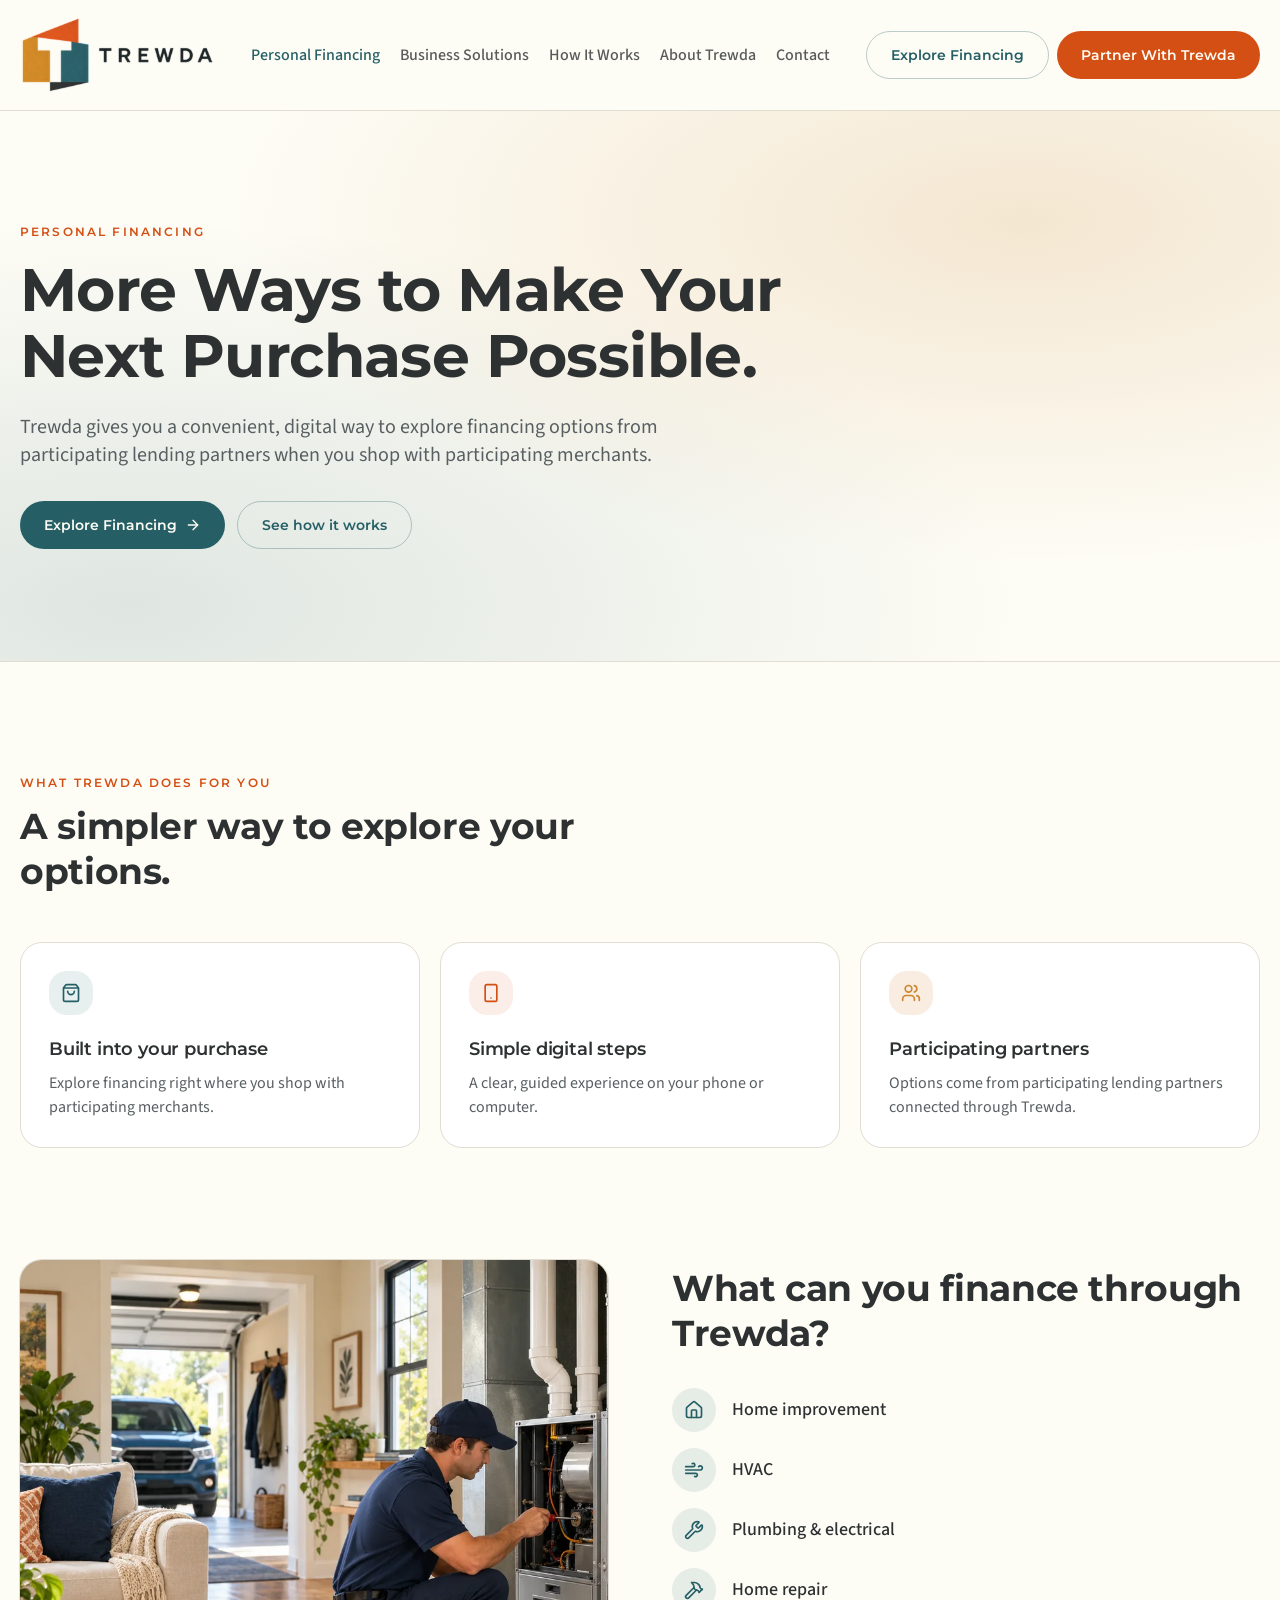
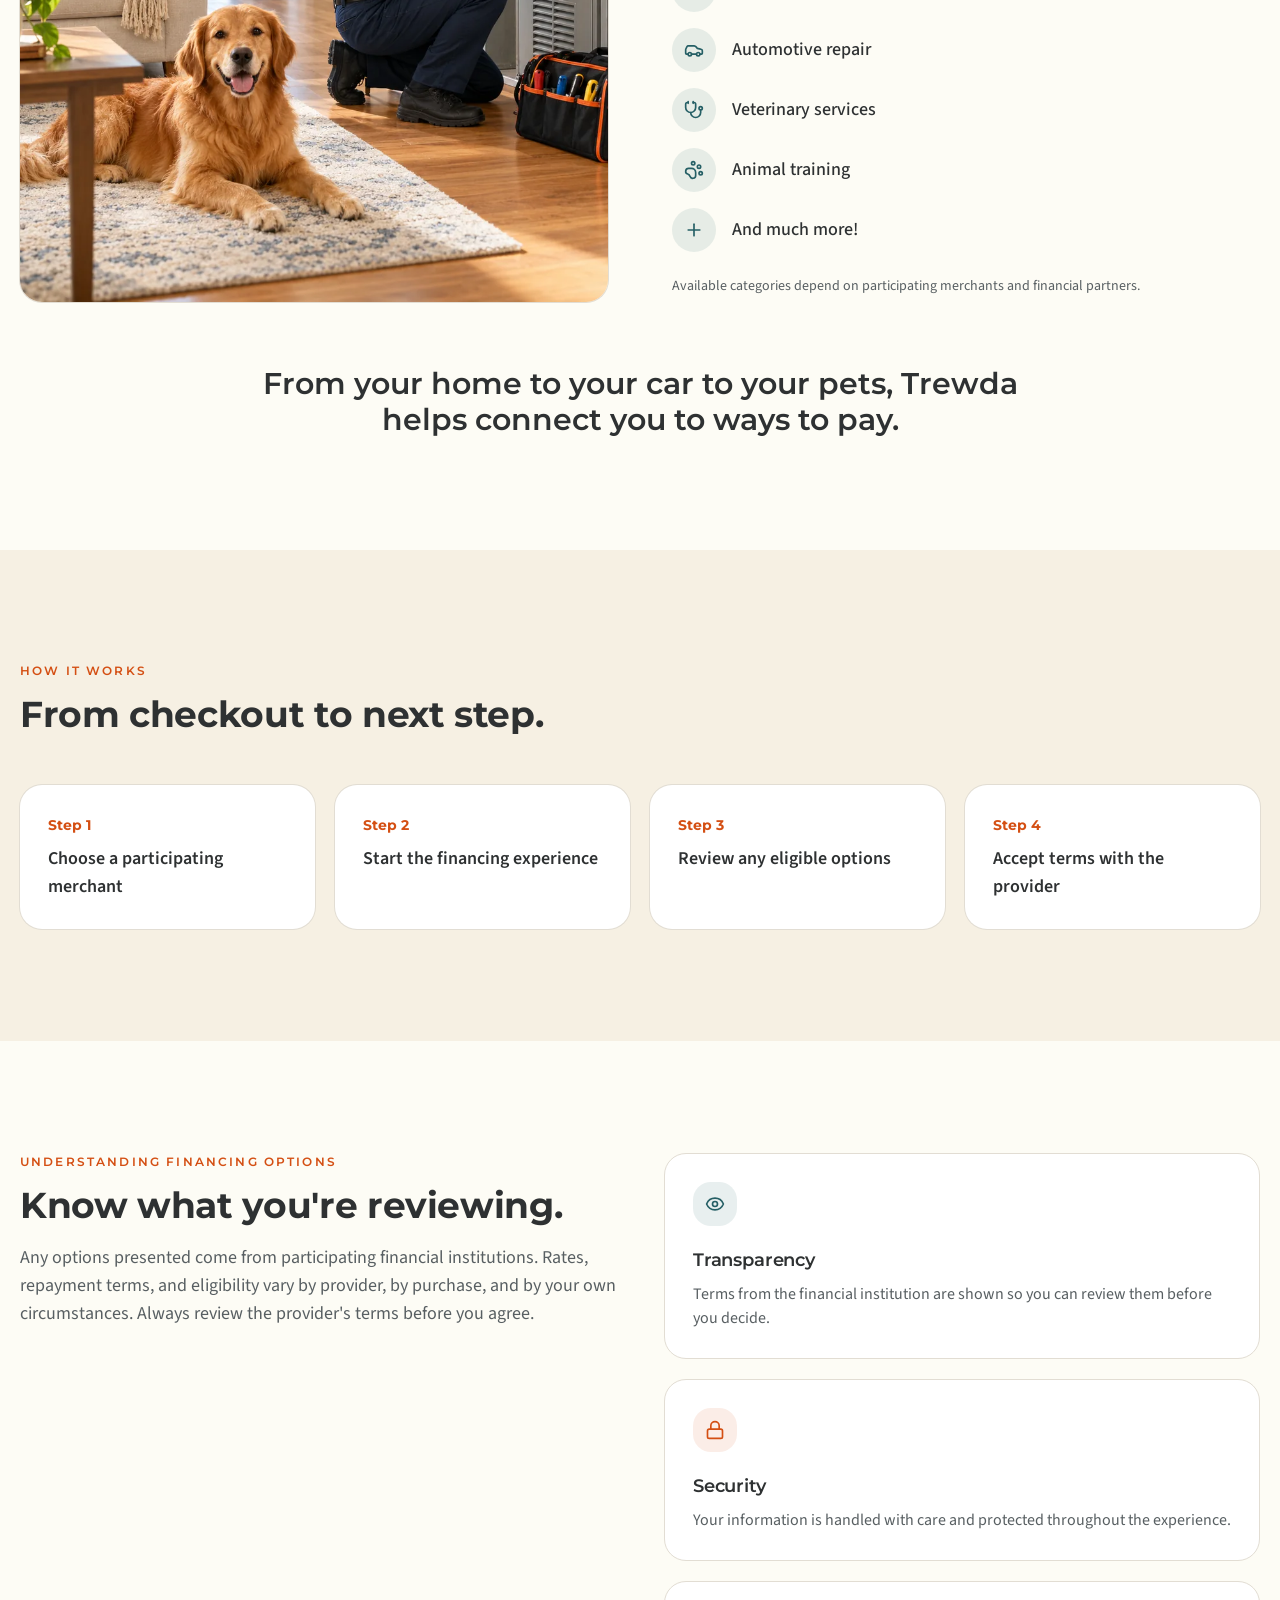
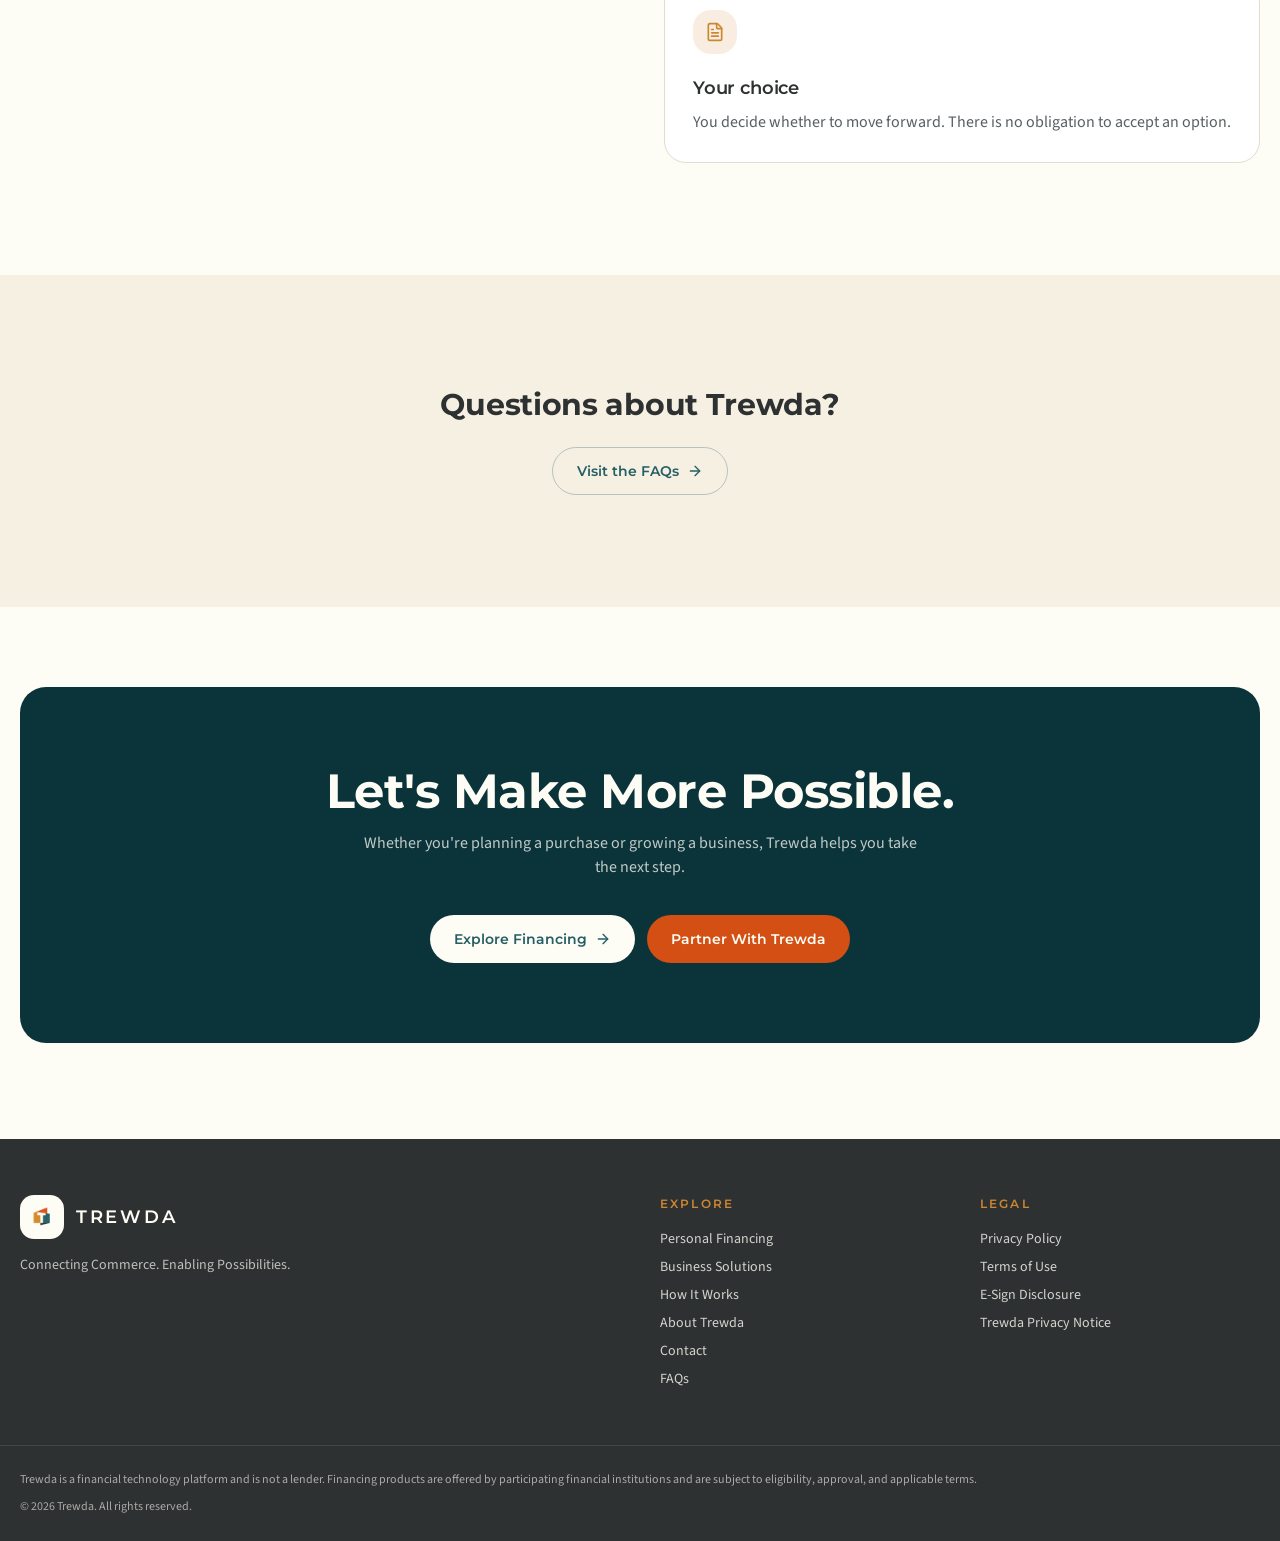
<file: personal-financing.html>
<!DOCTYPE html>
<html lang="en">
 <head>
  <meta charset="utf-8"/>
  <meta content="width=device-width, initial-scale=1" name="viewport"/>
  <link as="image" href="assets/trewda-lockup.png" rel="preload"/>
  <link as="image" href="assets/trewda-logo.png" rel="preload"/>
  <link data-precedence="default" href="assets/styles-FeVALgsH.css" rel="stylesheet"/>
  <link data-precedence="default" href="https://fonts.googleapis.com/css2?family=Montserrat:wght@500;600;700&amp;family=Source+Sans+3:wght@400;500;600&amp;display=swap" rel="stylesheet"/>
  <title>
   Purchase Financing Options for Consumers | Trewda
  </title>
  <meta content="Trewda" name="author"/>
  <meta content="Explore purchase financing through participating merchants and financial partners. Learn the steps, review provider terms, and find answers to your questions." name="description"/>
  <meta content="Purchase Financing Options for Consumers | Trewda" property="og:title"/>
  <meta content="Explore purchase financing through participating merchants and financial partners. Learn the steps, review provider terms, and find answers to your questions." property="og:description"/>
  <meta content="website" property="og:type"/>
  <meta content="Trewda" property="og:site_name"/>
  <meta content="en_US" property="og:locale"/>
  <meta content="/personal-financing" property="og:url"/>
  <meta content="https://id-preview--7ebfb4f6-4d1b-48b0-84a3-66e8fc5d0429.lovable.app/__l5e/assets-v1/3f78bb24-ef26-437a-9b30-5fa10b18df9d/trewda-social.jpg" property="og:image"/>
  <meta content="https://id-preview--7ebfb4f6-4d1b-48b0-84a3-66e8fc5d0429.lovable.app/__l5e/assets-v1/3f78bb24-ef26-437a-9b30-5fa10b18df9d/trewda-social.jpg" property="og:image:secure_url"/>
  <meta content="image/jpeg" property="og:image:type"/>
  <meta content="1200" property="og:image:width"/>
  <meta content="630" property="og:image:height"/>
  <meta content="Trewda logo on ivory with orange, mustard, and teal accents" property="og:image:alt"/>
  <meta content="summary_large_image" name="twitter:card"/>
  <meta content="Purchase Financing Options for Consumers | Trewda" name="twitter:title"/>
  <meta content="Explore purchase financing through participating merchants and financial partners. Learn the steps, review provider terms, and find answers to your questions." name="twitter:description"/>
  <meta content="https://id-preview--7ebfb4f6-4d1b-48b0-84a3-66e8fc5d0429.lovable.app/__l5e/assets-v1/3f78bb24-ef26-437a-9b30-5fa10b18df9d/trewda-social.jpg" name="twitter:image"/>
  <meta content="Trewda logo on ivory with orange, mustard, and teal accents" name="twitter:image:alt"/>
  <link href="favicon.png" rel="icon" type="image/png"/>
  <link href="https://fonts.googleapis.com" rel="preconnect"/>
  <link crossorigin="anonymous" href="https://fonts.gstatic.com" rel="preconnect"/>
  <link href="https://trewda-home-loan-guide.lovable.app/personal-financing" rel="canonical"/>
  <script type="application/ld+json">
   {"@context":"https://schema.org","@graph":[{"@type":"Organization","@id":"https://trewda-home-loan-guide.lovable.app/#organization","name":"Trewda","legalName":"Trewda LLC","url":"https://trewda-home-loan-guide.lovable.app/","logo":"/__l5e/assets-v1/e16c0448-92a8-4d80-8bb7-e07fe70e4257/trewda-logo.png","description":"Trewda is a financial technology platform and is not a lender. Financing products are offered by participating financial institutions and are subject to eligibility, approval, and applicable terms.","email":"support@trewda.com","address":{"@type":"PostalAddress","streetAddress":"30 N Gould St Ste N","addressLocality":"Sheridan","addressRegion":"Wyoming","postalCode":"82801","addressCountry":"US"},"contactPoint":{"@type":"ContactPoint","contactType":"customer support","email":"support@trewda.com","url":"https://trewda-home-loan-guide.lovable.app/contact"},"hasOfferCatalog":{"@type":"OfferCatalog","name":"Trewda platform services","itemListElement":[{"@type":"Offer","itemOffered":{"@id":"https://trewda-home-loan-guide.lovable.app/#consumer-financing-connections"}},{"@type":"Offer","itemOffered":{"@id":"https://trewda-home-loan-guide.lovable.app/#merchant-financing-technology"}},{"@type":"Offer","itemOffered":{"@id":"https://trewda-home-loan-guide.lovable.app/#financial-partner-connections"}}]}},{"@type":"WebSite","@id":"https://trewda-home-loan-guide.lovable.app/#website","name":"Trewda","url":"https://trewda-home-loan-guide.lovable.app/","inLanguage":"en-US","publisher":{"@id":"https://trewda-home-loan-guide.lovable.app/#organization"}},{"@type":"Service","@id":"https://trewda-home-loan-guide.lovable.app/#consumer-financing-connections","name":"Consumer financing connections","serviceType":"Purchase financing connection technology","url":"https://trewda-home-loan-guide.lovable.app/personal-financing","description":"Trewda connects consumers shopping with participating merchants to financing options from participating financial institutions for home improvement, home repair, HVAC, plumbing, electrical, automotive repair, veterinary services, animal training, and more. Trewda is not a lender; availability, eligibility, approval, and terms depend on the provider.","provider":{"@id":"https://trewda-home-loan-guide.lovable.app/#organization"},"audience":[{"@type":"Audience","audienceType":"Consumers"}]},{"@type":"Service","@id":"https://trewda-home-loan-guide.lovable.app/#merchant-financing-technology","name":"Merchant financing technology","serviceType":"Merchant financing integration platform","url":"https://trewda-home-loan-guide.lovable.app/business-solutions","description":"Trewda connects merchants and their customers with participating financing providers and supports financing within merchant sales workflows. Participating financial institutions, not Trewda, provide the financing products.","provider":{"@id":"https://trewda-home-loan-guide.lovable.app/#organization"},"audience":[{"@type":"Audience","audienceType":"Merchants"}]},{"@type":"Service","@id":"https://trewda-home-loan-guide.lovable.app/#financial-partner-connections","name":"Financial partner platform connections","serviceType":"Financing technology platform connections","url":"https://trewda-home-loan-guide.lovable.app/how-it-works","description":"Trewda's technology platform connects participating financial institutions with merchants and consumers. Financial institutions provide financing products and determine eligibility, approval, and applicable terms; Trewda is not a lender.","provider":{"@id":"https://trewda-home-loan-guide.lovable.app/#organization"},"audience":[{"@type":"Audience","audienceType":"Financial institutions"}]}]}
  </script>
  <script type="application/ld+json">
   {"@context":"https://schema.org","@graph":[{"@type":"WebPage","@id":"https://trewda-home-loan-guide.lovable.app/personal-financing#webpage","url":"https://trewda-home-loan-guide.lovable.app/personal-financing","name":"Personal Financing","description":"Explore purchase financing through participating merchants and financial partners. Learn the steps, review provider terms, and find answers to your questions.","inLanguage":"en-US","isPartOf":{"@id":"https://trewda-home-loan-guide.lovable.app/#website"},"publisher":{"@id":"https://trewda-home-loan-guide.lovable.app/#organization"},"about":[{"@id":"https://trewda-home-loan-guide.lovable.app/#organization"},{"@id":"https://trewda-home-loan-guide.lovable.app/#consumer-financing-connections"}],"audience":[{"@type":"Audience","audienceType":"Consumers"}],"breadcrumb":{"@id":"https://trewda-home-loan-guide.lovable.app/personal-financing#breadcrumb"}},{"@type":"BreadcrumbList","@id":"https://trewda-home-loan-guide.lovable.app/personal-financing#breadcrumb","itemListElement":[{"@type":"ListItem","position":1,"name":"Trewda","item":"https://trewda-home-loan-guide.lovable.app/"},{"@type":"ListItem","position":2,"name":"Personal Financing","item":"https://trewda-home-loan-guide.lovable.app/personal-financing"}]}]}
  </script>
 </head>
 <body>
  <div class="flex min-h-screen flex-col">
   <header class="sticky top-0 z-50 border-b bg-background/90 backdrop-blur">
    <div class="mx-auto flex max-w-7xl items-center justify-between gap-4 px-5 py-4">
     <a aria-label="Trewda home" class="flex shrink-0 items-center" href="index.html">
      <img alt="Trewda" class="h-[42px] w-auto shrink-0 xl:h-[78px]" height="492" src="assets/trewda-lockup.png" width="1228"/>
     </a>
     <nav aria-label="Main" class="hidden items-center gap-5 xl:flex">
      <a aria-current="page" class="whitespace-nowrap text-base font-medium text-foreground/80 transition-colors hover:text-primary text-primary" data-status="active" href="personal-financing.html">
       Personal Financing
      </a>
      <a class="whitespace-nowrap text-base font-medium text-foreground/80 transition-colors hover:text-primary" href="business-solutions.html">
       Business Solutions
      </a>
      <a class="whitespace-nowrap text-base font-medium text-foreground/80 transition-colors hover:text-primary" href="how-it-works.html">
       How It Works
      </a>
      <a class="whitespace-nowrap text-base font-medium text-foreground/80 transition-colors hover:text-primary" href="about.html">
       About Trewda
      </a>
      <a class="whitespace-nowrap text-base font-medium text-foreground/80 transition-colors hover:text-primary" href="contact.html">
       Contact
      </a>
     </nav>
     <div class="hidden items-center gap-2 xl:flex">
      <a class="inline-flex items-center justify-center gap-2 whitespace-nowrap rounded-full font-display font-semibold transition-all focus-visible:outline-none focus-visible:ring-2 focus-visible:ring-ring focus-visible:ring-offset-2 border border-primary/30 text-primary hover:bg-primary/5 h-12 px-6 text-sm" href="personal-financing.html#explore">
       Explore Financing
      </a>
      <a class="inline-flex items-center justify-center gap-2 whitespace-nowrap rounded-full font-display font-semibold transition-all focus-visible:outline-none focus-visible:ring-2 focus-visible:ring-ring focus-visible:ring-offset-2 bg-accent text-accent-foreground hover:brightness-110 h-12 px-6 text-sm" href="business-solutions.html#partner">
       Partner With Trewda
      </a>
     </div>
     <button aria-expanded="false" aria-label="Open menu" class="rounded-md p-2.5 xl:hidden">
      <svg aria-hidden="true" class="lucide lucide-x hidden" fill="none" height="24" stroke="currentColor" stroke-linecap="round" stroke-linejoin="round" stroke-width="2" viewbox="0 0 24 24" width="24" xmlns="http://www.w3.org/2000/svg">
       <path d="M18 6 6 18">
       </path>
       <path d="m6 6 12 12">
       </path>
      </svg>
      <svg aria-hidden="true" class="lucide lucide-menu h-7 w-7" fill="none" height="24" stroke="currentColor" stroke-linecap="round" stroke-linejoin="round" stroke-width="2" viewbox="0 0 24 24" width="24" xmlns="http://www.w3.org/2000/svg">
       <path d="M4 5h16">
       </path>
       <path d="M4 12h16">
       </path>
       <path d="M4 19h16">
       </path>
      </svg>
     </button>
    </div>
   </header>
   <main class="flex-1">
    <!--$-->
    <section class="bg-hero border-b">
     <div class="mx-auto max-w-7xl px-5 py-20 md:py-28">
      <div class="max-w-3xl animate-fade-up">
       <p class="eyebrow">
        Personal Financing
       </p>
       <h1 class="mt-4 text-4xl font-bold leading-[1.1] md:text-6xl">
        More Ways to Make Your Next Purchase Possible.
       </h1>
       <p class="mt-6 max-w-2xl text-lg text-muted-foreground md:text-xl">
        Trewda gives you a convenient, digital way to explore financing options from participating lending partners when you shop with participating merchants.
       </p>
       <div class="mt-8 flex flex-wrap gap-3">
        <a class="inline-flex items-center justify-center gap-2 whitespace-nowrap rounded-full font-display font-semibold transition-all focus-visible:outline-none focus-visible:ring-2 focus-visible:ring-ring focus-visible:ring-offset-2 bg-primary text-primary-foreground hover:bg-teal-deep h-12 px-6 text-sm" href="personal-financing.html#explore">
         Explore Financing
         <svg aria-hidden="true" class="lucide lucide-arrow-right h-4 w-4" fill="none" height="24" stroke="currentColor" stroke-linecap="round" stroke-linejoin="round" stroke-width="2" viewbox="0 0 24 24" width="24" xmlns="http://www.w3.org/2000/svg">
          <path d="M5 12h14">
          </path>
          <path d="m12 5 7 7-7 7">
          </path>
         </svg>
        </a>
        <a class="inline-flex items-center justify-center gap-2 whitespace-nowrap rounded-full font-display font-semibold transition-all focus-visible:outline-none focus-visible:ring-2 focus-visible:ring-ring focus-visible:ring-offset-2 border border-primary/30 text-primary hover:bg-primary/5 h-12 px-6 text-sm" href="how-it-works.html">
         See how it works
        </a>
       </div>
      </div>
     </div>
    </section>
    <section class="py-20 md:py-28" id="explore">
     <div class="mx-auto max-w-7xl px-5">
      <div class="max-w-2xl">
       <p class="eyebrow">
        What Trewda does for you
       </p>
       <h2 class="mt-3 text-3xl font-bold leading-tight md:text-4xl">
        A simpler way to explore your options.
       </h2>
      </div>
      <div class="mt-12 grid gap-5 md:grid-cols-3">
       <div class="rounded-2xl border bg-card p-7 transition-shadow hover:shadow-soft">
        <span class="flex h-11 w-11 items-center justify-center rounded-xl bg-brand-teal/10 text-brand-teal">
         <svg aria-hidden="true" class="lucide lucide-shopping-bag h-5 w-5" fill="none" height="24" stroke="currentColor" stroke-linecap="round" stroke-linejoin="round" stroke-width="2" viewbox="0 0 24 24" width="24" xmlns="http://www.w3.org/2000/svg">
          <path d="M16 10a4 4 0 0 1-8 0">
          </path>
          <path d="M3.103 6.034h17.794">
          </path>
          <path d="M3.4 5.467a2 2 0 0 0-.4 1.2V20a2 2 0 0 0 2 2h14a2 2 0 0 0 2-2V6.667a2 2 0 0 0-.4-1.2l-2-2.667A2 2 0 0 0 17 2H7a2 2 0 0 0-1.6.8z">
          </path>
         </svg>
        </span>
        <h3 class="mt-5 text-lg font-semibold">
         Built into your purchase
        </h3>
        <p class="mt-2 text-muted-foreground">
         Explore financing right where you shop with participating merchants.
        </p>
       </div>
       <div class="rounded-2xl border bg-card p-7 transition-shadow hover:shadow-soft">
        <span class="flex h-11 w-11 items-center justify-center rounded-xl bg-brand-orange/10 text-brand-orange">
         <svg aria-hidden="true" class="lucide lucide-smartphone h-5 w-5" fill="none" height="24" stroke="currentColor" stroke-linecap="round" stroke-linejoin="round" stroke-width="2" viewbox="0 0 24 24" width="24" xmlns="http://www.w3.org/2000/svg">
          <rect height="20" rx="2" ry="2" width="14" x="5" y="2">
          </rect>
          <path d="M12 18h.01">
          </path>
         </svg>
        </span>
        <h3 class="mt-5 text-lg font-semibold">
         Simple digital steps
        </h3>
        <p class="mt-2 text-muted-foreground">
         A clear, guided experience on your phone or computer.
        </p>
       </div>
       <div class="rounded-2xl border bg-card p-7 transition-shadow hover:shadow-soft">
        <span class="flex h-11 w-11 items-center justify-center rounded-xl bg-brand-mustard/15 text-brand-mustard">
         <svg aria-hidden="true" class="lucide lucide-users h-5 w-5" fill="none" height="24" stroke="currentColor" stroke-linecap="round" stroke-linejoin="round" stroke-width="2" viewbox="0 0 24 24" width="24" xmlns="http://www.w3.org/2000/svg">
          <path d="M16 21v-2a4 4 0 0 0-4-4H6a4 4 0 0 0-4 4v2">
          </path>
          <path d="M16 3.128a4 4 0 0 1 0 7.744">
          </path>
          <path d="M22 21v-2a4 4 0 0 0-3-3.87">
          </path>
          <circle cx="9" cy="7" r="4">
          </circle>
         </svg>
        </span>
        <h3 class="mt-5 text-lg font-semibold">
         Participating partners
        </h3>
        <p class="mt-2 text-muted-foreground">
         Options come from participating lending partners connected through Trewda.
        </p>
       </div>
      </div>
     </div>
    </section>
    <section class="py-20 md:py-28 pt-0 md:pt-0">
     <div class="mx-auto max-w-7xl px-5">
      <div class="grid items-center gap-10 md:grid-cols-2 lg:gap-16">
       <img alt="A technician in a navy uniform servicing a home heating and cooling unit while a golden retriever rests on the living room rug and a car sits in the open garage" class="mx-auto w-full max-w-sm rounded-2xl object-cover ring-1 ring-border md:max-w-none" height="1004" loading="lazy" src="assets/finance-photo.webp" width="920"/>
       <div>
        <h2 class="text-3xl font-bold leading-tight md:text-4xl">
         What can you finance through Trewda?
        </h2>
        <ul class="mt-8 grid gap-4">
         <li class="flex items-center gap-4 text-lg font-medium">
          <span class="flex h-11 w-11 shrink-0 items-center justify-center rounded-full bg-brand-teal/10 text-brand-teal">
           <svg aria-hidden="true" class="lucide lucide-house h-5 w-5" fill="none" height="24" stroke="currentColor" stroke-linecap="round" stroke-linejoin="round" stroke-width="2" viewbox="0 0 24 24" width="24" xmlns="http://www.w3.org/2000/svg">
            <path d="M15 21v-8a1 1 0 0 0-1-1h-4a1 1 0 0 0-1 1v8">
            </path>
            <path d="M3 10a2 2 0 0 1 .709-1.528l7-6a2 2 0 0 1 2.582 0l7 6A2 2 0 0 1 21 10v9a2 2 0 0 1-2 2H5a2 2 0 0 1-2-2z">
            </path>
           </svg>
          </span>
          Home improvement
         </li>
         <li class="flex items-center gap-4 text-lg font-medium">
          <span class="flex h-11 w-11 shrink-0 items-center justify-center rounded-full bg-brand-teal/10 text-brand-teal">
           <svg aria-hidden="true" class="lucide lucide-wind h-5 w-5" fill="none" height="24" stroke="currentColor" stroke-linecap="round" stroke-linejoin="round" stroke-width="2" viewbox="0 0 24 24" width="24" xmlns="http://www.w3.org/2000/svg">
            <path d="M12.8 19.6A2 2 0 1 0 14 16H2">
            </path>
            <path d="M17.5 8a2.5 2.5 0 1 1 2 4H2">
            </path>
            <path d="M9.8 4.4A2 2 0 1 1 11 8H2">
            </path>
           </svg>
          </span>
          HVAC
         </li>
         <li class="flex items-center gap-4 text-lg font-medium">
          <span class="flex h-11 w-11 shrink-0 items-center justify-center rounded-full bg-brand-teal/10 text-brand-teal">
           <svg aria-hidden="true" class="lucide lucide-wrench h-5 w-5" fill="none" height="24" stroke="currentColor" stroke-linecap="round" stroke-linejoin="round" stroke-width="2" viewbox="0 0 24 24" width="24" xmlns="http://www.w3.org/2000/svg">
            <path d="M14.7 6.3a1 1 0 0 0 0 1.4l1.6 1.6a1 1 0 0 0 1.4 0l3.106-3.105c.32-.322.863-.22.983.218a6 6 0 0 1-8.259 7.057l-7.91 7.91a1 1 0 0 1-2.999-3l7.91-7.91a6 6 0 0 1 7.057-8.259c.438.12.54.662.219.984z">
            </path>
           </svg>
          </span>
          Plumbing &amp; electrical
         </li>
         <li class="flex items-center gap-4 text-lg font-medium">
          <span class="flex h-11 w-11 shrink-0 items-center justify-center rounded-full bg-brand-teal/10 text-brand-teal">
           <svg aria-hidden="true" class="lucide lucide-hammer h-5 w-5" fill="none" height="24" stroke="currentColor" stroke-linecap="round" stroke-linejoin="round" stroke-width="2" viewbox="0 0 24 24" width="24" xmlns="http://www.w3.org/2000/svg">
            <path d="m15 12-9.373 9.373a1 1 0 0 1-3.001-3L12 9">
            </path>
            <path d="m18 15 4-4">
            </path>
            <path d="m21.5 11.5-1.914-1.914A2 2 0 0 1 19 8.172v-.344a2 2 0 0 0-.586-1.414l-1.657-1.657A6 6 0 0 0 12.516 3H9l1.243 1.243A6 6 0 0 1 12 8.485V10l2 2h1.172a2 2 0 0 1 1.414.586L18.5 14.5">
            </path>
           </svg>
          </span>
          Home repair
         </li>
         <li class="flex items-center gap-4 text-lg font-medium">
          <span class="flex h-11 w-11 shrink-0 items-center justify-center rounded-full bg-brand-teal/10 text-brand-teal">
           <svg aria-hidden="true" class="lucide lucide-car h-5 w-5" fill="none" height="24" stroke="currentColor" stroke-linecap="round" stroke-linejoin="round" stroke-width="2" viewbox="0 0 24 24" width="24" xmlns="http://www.w3.org/2000/svg">
            <path d="M19 17h2c.6 0 1-.4 1-1v-3c0-.9-.7-1.7-1.5-1.9C18.7 10.6 16 10 16 10s-1.3-1.4-2.2-2.3c-.5-.4-1.1-.7-1.8-.7H5c-.6 0-1.1.4-1.4.9l-1.4 2.9A3.7 3.7 0 0 0 2 12v4c0 .6.4 1 1 1h2">
            </path>
            <circle cx="7" cy="17" r="2">
            </circle>
            <path d="M9 17h6">
            </path>
            <circle cx="17" cy="17" r="2">
            </circle>
           </svg>
          </span>
          Automotive repair
         </li>
         <li class="flex items-center gap-4 text-lg font-medium">
          <span class="flex h-11 w-11 shrink-0 items-center justify-center rounded-full bg-brand-teal/10 text-brand-teal">
           <svg aria-hidden="true" class="lucide lucide-stethoscope h-5 w-5" fill="none" height="24" stroke="currentColor" stroke-linecap="round" stroke-linejoin="round" stroke-width="2" viewbox="0 0 24 24" width="24" xmlns="http://www.w3.org/2000/svg">
            <path d="M11 2v2">
            </path>
            <path d="M5 2v2">
            </path>
            <path d="M5 3H4a2 2 0 0 0-2 2v4a6 6 0 0 0 12 0V5a2 2 0 0 0-2-2h-1">
            </path>
            <path d="M8 15a6 6 0 0 0 12 0v-3">
            </path>
            <circle cx="20" cy="10" r="2">
            </circle>
           </svg>
          </span>
          Veterinary services
         </li>
         <li class="flex items-center gap-4 text-lg font-medium">
          <span class="flex h-11 w-11 shrink-0 items-center justify-center rounded-full bg-brand-teal/10 text-brand-teal">
           <svg aria-hidden="true" class="lucide lucide-paw-print h-5 w-5" fill="none" height="24" stroke="currentColor" stroke-linecap="round" stroke-linejoin="round" stroke-width="2" viewbox="0 0 24 24" width="24" xmlns="http://www.w3.org/2000/svg">
            <circle cx="11" cy="4" r="2">
            </circle>
            <circle cx="18" cy="8" r="2">
            </circle>
            <circle cx="20" cy="16" r="2">
            </circle>
            <path d="M9 10a5 5 0 0 1 5 5v3.5a3.5 3.5 0 0 1-6.84 1.045Q6.52 17.48 4.46 16.84A3.5 3.5 0 0 1 5.5 10Z">
            </path>
           </svg>
          </span>
          Animal training
         </li>
         <li class="flex items-center gap-4 text-lg font-medium">
          <span class="flex h-11 w-11 shrink-0 items-center justify-center rounded-full bg-brand-teal/10 text-brand-teal">
           <svg aria-hidden="true" class="lucide lucide-plus h-5 w-5" fill="none" height="24" stroke="currentColor" stroke-linecap="round" stroke-linejoin="round" stroke-width="2" viewbox="0 0 24 24" width="24" xmlns="http://www.w3.org/2000/svg">
            <path d="M5 12h14">
            </path>
            <path d="M12 5v14">
            </path>
           </svg>
          </span>
          And much more!
         </li>
        </ul>
        <p class="mt-6 text-sm text-muted-foreground">
         Available categories depend on participating merchants and financial partners.
        </p>
       </div>
      </div>
      <p class="mx-auto mt-16 max-w-3xl text-center font-display text-2xl font-semibold md:text-3xl">
       From your home to your car to your pets, Trewda helps connect you to ways to pay.
      </p>
     </div>
    </section>
    <section class="py-20 md:py-28 bg-secondary">
     <div class="mx-auto max-w-7xl px-5">
      <div class="max-w-2xl">
       <p class="eyebrow">
        How it works
       </p>
       <h2 class="mt-3 text-3xl font-bold leading-tight md:text-4xl">
        From checkout to next step.
       </h2>
      </div>
      <ol class="mt-12 grid gap-5 md:grid-cols-4">
       <li class="rounded-2xl bg-card p-7 ring-1 ring-border">
        <span class="font-display text-sm font-bold text-accent">
         Step
         <!-- -->
         1
        </span>
        <p class="mt-2 text-lg font-semibold">
         Choose a participating merchant
        </p>
       </li>
       <li class="rounded-2xl bg-card p-7 ring-1 ring-border">
        <span class="font-display text-sm font-bold text-accent">
         Step
         <!-- -->
         2
        </span>
        <p class="mt-2 text-lg font-semibold">
         Start the financing experience
        </p>
       </li>
       <li class="rounded-2xl bg-card p-7 ring-1 ring-border">
        <span class="font-display text-sm font-bold text-accent">
         Step
         <!-- -->
         3
        </span>
        <p class="mt-2 text-lg font-semibold">
         Review any eligible options
        </p>
       </li>
       <li class="rounded-2xl bg-card p-7 ring-1 ring-border">
        <span class="font-display text-sm font-bold text-accent">
         Step
         <!-- -->
         4
        </span>
        <p class="mt-2 text-lg font-semibold">
         Accept terms with the provider
        </p>
       </li>
      </ol>
     </div>
    </section>
    <section class="py-20 md:py-28">
     <div class="mx-auto max-w-7xl px-5">
      <div class="grid gap-12 lg:grid-cols-2">
       <div>
        <div class="max-w-2xl">
         <p class="eyebrow">
          Understanding financing options
         </p>
         <h2 class="mt-3 text-3xl font-bold leading-tight md:text-4xl">
          Know what you're reviewing.
         </h2>
         <p class="mt-4 text-lg text-muted-foreground">
          Any options presented come from participating financial institutions. Rates, repayment terms, and eligibility vary by provider, by purchase, and by your own circumstances. Always review the provider's terms before you agree.
         </p>
        </div>
       </div>
       <div class="grid gap-5">
        <div class="rounded-2xl border bg-card p-7 transition-shadow hover:shadow-soft">
         <span class="flex h-11 w-11 items-center justify-center rounded-xl bg-brand-teal/10 text-brand-teal">
          <svg aria-hidden="true" class="lucide lucide-eye h-5 w-5" fill="none" height="24" stroke="currentColor" stroke-linecap="round" stroke-linejoin="round" stroke-width="2" viewbox="0 0 24 24" width="24" xmlns="http://www.w3.org/2000/svg">
           <path d="M2.062 12.348a1 1 0 0 1 0-.696 10.75 10.75 0 0 1 19.876 0 1 1 0 0 1 0 .696 10.75 10.75 0 0 1-19.876 0">
           </path>
           <circle cx="12" cy="12" r="3">
           </circle>
          </svg>
         </span>
         <h3 class="mt-5 text-lg font-semibold">
          Transparency
         </h3>
         <p class="mt-2 text-muted-foreground">
          Terms from the financial institution are shown so you can review them before you decide.
         </p>
        </div>
        <div class="rounded-2xl border bg-card p-7 transition-shadow hover:shadow-soft">
         <span class="flex h-11 w-11 items-center justify-center rounded-xl bg-brand-orange/10 text-brand-orange">
          <svg aria-hidden="true" class="lucide lucide-lock h-5 w-5" fill="none" height="24" stroke="currentColor" stroke-linecap="round" stroke-linejoin="round" stroke-width="2" viewbox="0 0 24 24" width="24" xmlns="http://www.w3.org/2000/svg">
           <rect height="11" rx="2" ry="2" width="18" x="3" y="11">
           </rect>
           <path d="M7 11V7a5 5 0 0 1 10 0v4">
           </path>
          </svg>
         </span>
         <h3 class="mt-5 text-lg font-semibold">
          Security
         </h3>
         <p class="mt-2 text-muted-foreground">
          Your information is handled with care and protected throughout the experience.
         </p>
        </div>
        <div class="rounded-2xl border bg-card p-7 transition-shadow hover:shadow-soft">
         <span class="flex h-11 w-11 items-center justify-center rounded-xl bg-brand-mustard/15 text-brand-mustard">
          <svg aria-hidden="true" class="lucide lucide-file-text h-5 w-5" fill="none" height="24" stroke="currentColor" stroke-linecap="round" stroke-linejoin="round" stroke-width="2" viewbox="0 0 24 24" width="24" xmlns="http://www.w3.org/2000/svg">
           <path d="M6 22a2 2 0 0 1-2-2V4a2 2 0 0 1 2-2h8a2.4 2.4 0 0 1 1.704.706l3.588 3.588A2.4 2.4 0 0 1 20 8v12a2 2 0 0 1-2 2z">
           </path>
           <path d="M14 2v5a1 1 0 0 0 1 1h5">
           </path>
           <path d="M10 9H8">
           </path>
           <path d="M16 13H8">
           </path>
           <path d="M16 17H8">
           </path>
          </svg>
         </span>
         <h3 class="mt-5 text-lg font-semibold">
          Your choice
         </h3>
         <p class="mt-2 text-muted-foreground">
          You decide whether to move forward. There is no obligation to accept an option.
         </p>
        </div>
       </div>
      </div>
     </div>
    </section>
    <section class="py-20 md:py-28 bg-secondary">
     <div class="mx-auto max-w-7xl px-5">
      <div class="text-center">
       <h2 class="text-3xl font-bold">
        Questions about Trewda?
       </h2>
       <a class="inline-flex items-center justify-center gap-2 whitespace-nowrap rounded-full font-display font-semibold transition-all focus-visible:outline-none focus-visible:ring-2 focus-visible:ring-ring focus-visible:ring-offset-2 border border-primary/30 text-primary hover:bg-primary/5 h-12 px-6 text-sm mt-6" href="faq.html">
        Visit the FAQs
        <svg aria-hidden="true" class="lucide lucide-arrow-right h-4 w-4" fill="none" height="24" stroke="currentColor" stroke-linecap="round" stroke-linejoin="round" stroke-width="2" viewbox="0 0 24 24" width="24" xmlns="http://www.w3.org/2000/svg">
         <path d="M5 12h14">
         </path>
         <path d="m12 5 7 7-7 7">
         </path>
        </svg>
       </a>
      </div>
     </div>
    </section>
    <div class="pt-20">
     <section class="px-5 pb-24">
      <div class="mx-auto max-w-7xl overflow-hidden rounded-3xl bg-teal-deep px-8 py-16 text-center text-brand-ivory md:py-20">
       <h2 class="text-3xl font-bold md:text-5xl">
        Let's Make More Possible.
       </h2>
       <p class="mx-auto mt-4 max-w-xl text-brand-ivory/75">
        Whether you're planning a purchase or growing a business, Trewda helps you take the next step.
       </p>
       <div class="mt-9 flex flex-wrap justify-center gap-3">
        <a class="inline-flex items-center justify-center gap-2 whitespace-nowrap rounded-full font-display font-semibold transition-all focus-visible:outline-none focus-visible:ring-2 focus-visible:ring-ring focus-visible:ring-offset-2 bg-brand-ivory text-brand-teal hover:bg-sand h-12 px-6 text-sm" href="personal-financing.html#explore">
         Explore Financing
         <svg aria-hidden="true" class="lucide lucide-arrow-right h-4 w-4" fill="none" height="24" stroke="currentColor" stroke-linecap="round" stroke-linejoin="round" stroke-width="2" viewbox="0 0 24 24" width="24" xmlns="http://www.w3.org/2000/svg">
          <path d="M5 12h14">
          </path>
          <path d="m12 5 7 7-7 7">
          </path>
         </svg>
        </a>
        <a class="inline-flex items-center justify-center gap-2 whitespace-nowrap rounded-full font-display font-semibold transition-all focus-visible:outline-none focus-visible:ring-2 focus-visible:ring-ring focus-visible:ring-offset-2 bg-accent text-accent-foreground hover:brightness-110 h-12 px-6 text-sm" href="business-solutions.html#partner">
         Partner With Trewda
        </a>
       </div>
      </div>
     </section>
    </div>
    <!--/$-->
   </main>
   <footer class="bg-brand-charcoal text-brand-ivory">
    <div class="mx-auto grid max-w-7xl gap-10 px-5 py-14 md:grid-cols-4">
     <div class="md:col-span-2">
      <div class="flex items-center gap-3">
       <span class="rounded-lg bg-brand-ivory p-1.5">
        <img alt="" class="h-8 w-8" src="assets/trewda-logo.png"/>
       </span>
       <span class="trewda-wordmark text-lg">
        TREWDA
       </span>
      </div>
      <p class="mt-4 max-w-sm text-sm text-brand-ivory/70">
       Connecting Commerce. Enabling Possibilities.
      </p>
     </div>
     <div>
      <h3 class="eyebrow text-brand-mustard">
       Explore
      </h3>
      <ul class="mt-4 space-y-2 text-sm">
       <li>
        <a aria-current="page" class="text-brand-ivory/80 hover:text-brand-ivory active" data-status="active" href="personal-financing.html">
         Personal Financing
        </a>
       </li>
       <li>
        <a class="text-brand-ivory/80 hover:text-brand-ivory" href="business-solutions.html">
         Business Solutions
        </a>
       </li>
       <li>
        <a class="text-brand-ivory/80 hover:text-brand-ivory" href="how-it-works.html">
         How It Works
        </a>
       </li>
       <li>
        <a class="text-brand-ivory/80 hover:text-brand-ivory" href="about.html">
         About Trewda
        </a>
       </li>
       <li>
        <a class="text-brand-ivory/80 hover:text-brand-ivory" href="contact.html">
         Contact
        </a>
       </li>
       <li>
        <a class="text-brand-ivory/80 hover:text-brand-ivory" href="faq.html">
         FAQs
        </a>
       </li>
      </ul>
     </div>
     <div>
      <h3 class="eyebrow text-brand-mustard">
       Legal
      </h3>
      <ul class="mt-4 space-y-2 text-sm">
       <li>
        <a class="text-brand-ivory/80 hover:text-brand-ivory" href="privacy.html">
         Privacy Policy
        </a>
       </li>
       <li>
        <a class="text-brand-ivory/80 hover:text-brand-ivory" href="terms.html">
         Terms of Use
        </a>
       </li>
       <li>
        <a class="text-brand-ivory/80 hover:text-brand-ivory" href="esign.html">
         E-Sign Disclosure
        </a>
       </li>
       <li>
        <a class="text-brand-ivory/80 hover:text-brand-ivory" href="privacy-notice.html">
         Trewda Privacy Notice
        </a>
       </li>
      </ul>
     </div>
    </div>
    <div class="border-t border-brand-ivory/10">
     <div class="mx-auto max-w-7xl px-5 py-6 text-xs leading-relaxed text-brand-ivory/60">
      <p>
       Trewda is a financial technology platform and is not a lender. Financing products are offered by participating financial institutions and are subject to eligibility, approval, and applicable terms.
      </p>
      <p class="mt-2">
       ©
       <!-- -->
       2026
       <!-- -->
       Trewda. All rights reserved.
      </p>
     </div>
    </div>
   </footer>
  </div>
  <script src="assets/site.js">
  </script>
 </body>
</html>
</file>
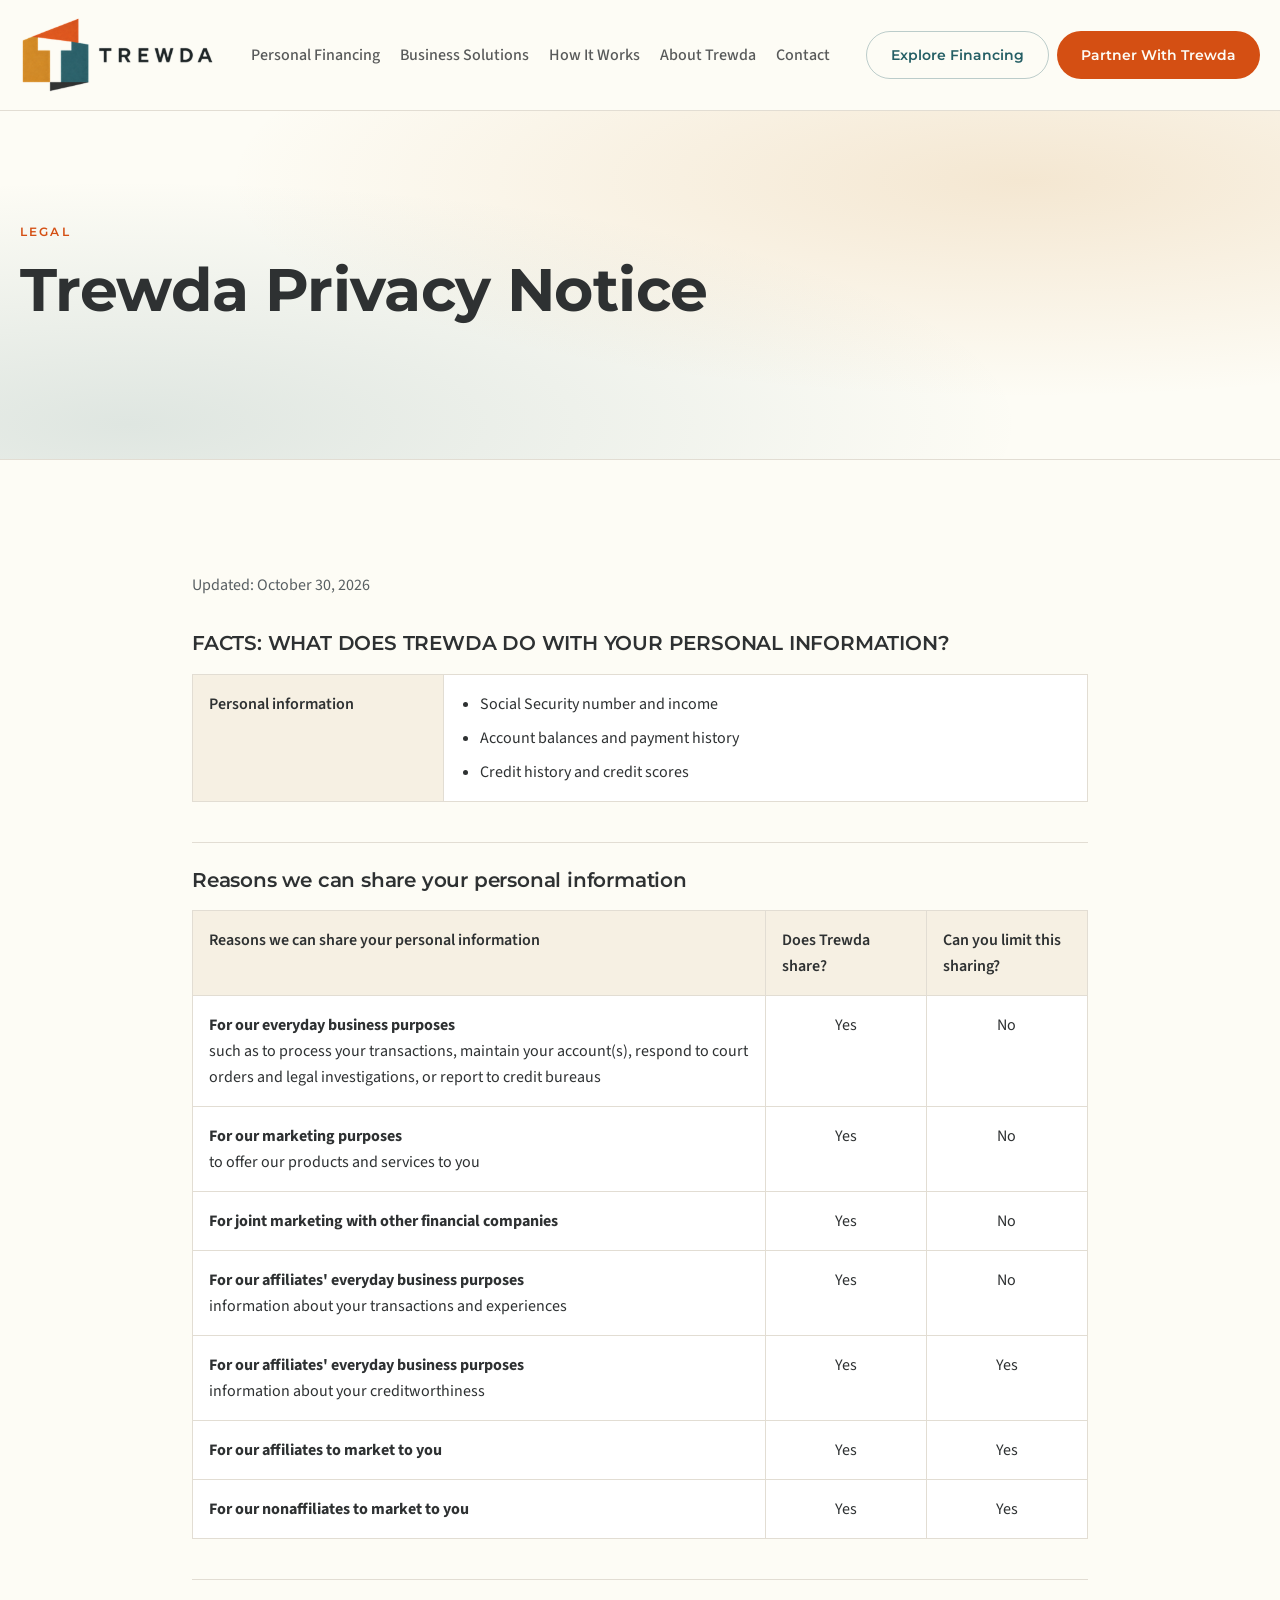
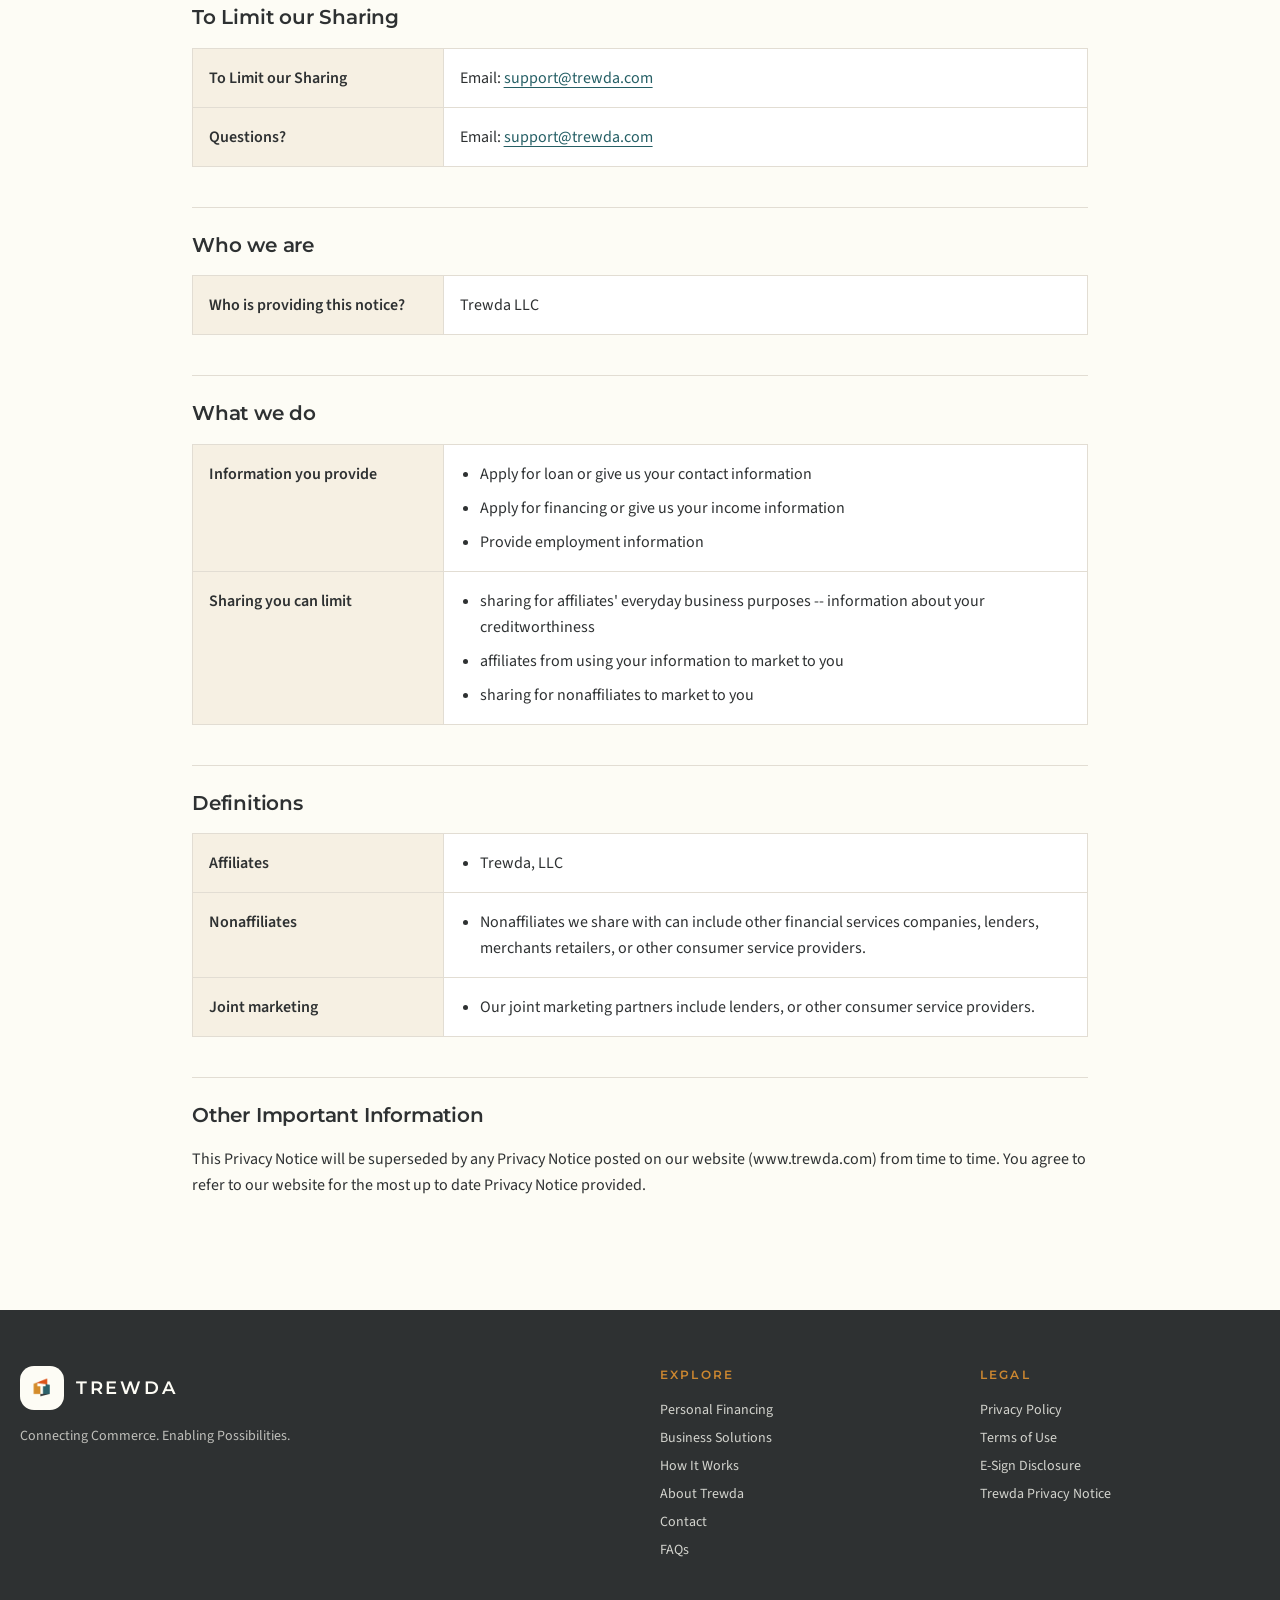
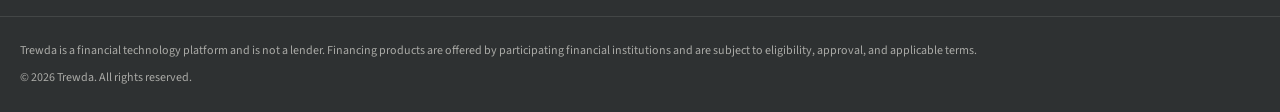
<file: privacy-notice.html>
<!DOCTYPE html>
<html lang="en">
 <head>
  <meta charset="utf-8"/>
  <meta content="width=device-width, initial-scale=1" name="viewport"/>
  <link as="image" href="assets/trewda-lockup.png" rel="preload"/>
  <link as="image" href="assets/trewda-logo.png" rel="preload"/>
  <link data-precedence="default" href="assets/styles-FeVALgsH.css" rel="stylesheet"/>
  <link data-precedence="default" href="https://fonts.googleapis.com/css2?family=Montserrat:wght@500;600;700&amp;family=Source+Sans+3:wght@400;500;600&amp;display=swap" rel="stylesheet"/>
  <title>
   Privacy Notice | Trewda Consumer Information Practices
  </title>
  <meta content="Trewda" name="author"/>
  <meta content="Read Trewda's consumer Privacy Notice to understand what personal information is collected and shared, why it is shared, and available privacy choices." name="description"/>
  <meta content="Privacy Notice | Trewda Consumer Information Practices" property="og:title"/>
  <meta content="Read Trewda's consumer Privacy Notice to understand what personal information is collected and shared, why it is shared, and available privacy choices." property="og:description"/>
  <meta content="website" property="og:type"/>
  <meta content="Trewda" property="og:site_name"/>
  <meta content="en_US" property="og:locale"/>
  <meta content="/legal/privacy-notice" property="og:url"/>
  <meta content="https://id-preview--7ebfb4f6-4d1b-48b0-84a3-66e8fc5d0429.lovable.app/__l5e/assets-v1/3f78bb24-ef26-437a-9b30-5fa10b18df9d/trewda-social.jpg" property="og:image"/>
  <meta content="https://id-preview--7ebfb4f6-4d1b-48b0-84a3-66e8fc5d0429.lovable.app/__l5e/assets-v1/3f78bb24-ef26-437a-9b30-5fa10b18df9d/trewda-social.jpg" property="og:image:secure_url"/>
  <meta content="image/jpeg" property="og:image:type"/>
  <meta content="1200" property="og:image:width"/>
  <meta content="630" property="og:image:height"/>
  <meta content="Trewda logo on ivory with orange, mustard, and teal accents" property="og:image:alt"/>
  <meta content="summary_large_image" name="twitter:card"/>
  <meta content="Privacy Notice | Trewda Consumer Information Practices" name="twitter:title"/>
  <meta content="Read Trewda's consumer Privacy Notice to understand what personal information is collected and shared, why it is shared, and available privacy choices." name="twitter:description"/>
  <meta content="https://id-preview--7ebfb4f6-4d1b-48b0-84a3-66e8fc5d0429.lovable.app/__l5e/assets-v1/3f78bb24-ef26-437a-9b30-5fa10b18df9d/trewda-social.jpg" name="twitter:image"/>
  <meta content="Trewda logo on ivory with orange, mustard, and teal accents" name="twitter:image:alt"/>
  <link href="favicon.png" rel="icon" type="image/png"/>
  <link href="https://fonts.googleapis.com" rel="preconnect"/>
  <link crossorigin="anonymous" href="https://fonts.gstatic.com" rel="preconnect"/>
  <link href="https://trewda-home-loan-guide.lovable.app/legal/privacy-notice" rel="canonical"/>
  <script type="application/ld+json">
   {"@context":"https://schema.org","@graph":[{"@type":"Organization","@id":"https://trewda-home-loan-guide.lovable.app/#organization","name":"Trewda","legalName":"Trewda LLC","url":"https://trewda-home-loan-guide.lovable.app/","logo":"/__l5e/assets-v1/e16c0448-92a8-4d80-8bb7-e07fe70e4257/trewda-logo.png","description":"Trewda is a financial technology platform and is not a lender. Financing products are offered by participating financial institutions and are subject to eligibility, approval, and applicable terms.","email":"support@trewda.com","address":{"@type":"PostalAddress","streetAddress":"30 N Gould St Ste N","addressLocality":"Sheridan","addressRegion":"Wyoming","postalCode":"82801","addressCountry":"US"},"contactPoint":{"@type":"ContactPoint","contactType":"customer support","email":"support@trewda.com","url":"https://trewda-home-loan-guide.lovable.app/contact"},"hasOfferCatalog":{"@type":"OfferCatalog","name":"Trewda platform services","itemListElement":[{"@type":"Offer","itemOffered":{"@id":"https://trewda-home-loan-guide.lovable.app/#consumer-financing-connections"}},{"@type":"Offer","itemOffered":{"@id":"https://trewda-home-loan-guide.lovable.app/#merchant-financing-technology"}},{"@type":"Offer","itemOffered":{"@id":"https://trewda-home-loan-guide.lovable.app/#financial-partner-connections"}}]}},{"@type":"WebSite","@id":"https://trewda-home-loan-guide.lovable.app/#website","name":"Trewda","url":"https://trewda-home-loan-guide.lovable.app/","inLanguage":"en-US","publisher":{"@id":"https://trewda-home-loan-guide.lovable.app/#organization"}},{"@type":"Service","@id":"https://trewda-home-loan-guide.lovable.app/#consumer-financing-connections","name":"Consumer financing connections","serviceType":"Purchase financing connection technology","url":"https://trewda-home-loan-guide.lovable.app/personal-financing","description":"Trewda connects consumers shopping with participating merchants to financing options from participating financial institutions for home improvement, home repair, HVAC, plumbing, electrical, automotive repair, veterinary services, animal training, and more. Trewda is not a lender; availability, eligibility, approval, and terms depend on the provider.","provider":{"@id":"https://trewda-home-loan-guide.lovable.app/#organization"},"audience":[{"@type":"Audience","audienceType":"Consumers"}]},{"@type":"Service","@id":"https://trewda-home-loan-guide.lovable.app/#merchant-financing-technology","name":"Merchant financing technology","serviceType":"Merchant financing integration platform","url":"https://trewda-home-loan-guide.lovable.app/business-solutions","description":"Trewda connects merchants and their customers with participating financing providers and supports financing within merchant sales workflows. Participating financial institutions, not Trewda, provide the financing products.","provider":{"@id":"https://trewda-home-loan-guide.lovable.app/#organization"},"audience":[{"@type":"Audience","audienceType":"Merchants"}]},{"@type":"Service","@id":"https://trewda-home-loan-guide.lovable.app/#financial-partner-connections","name":"Financial partner platform connections","serviceType":"Financing technology platform connections","url":"https://trewda-home-loan-guide.lovable.app/how-it-works","description":"Trewda's technology platform connects participating financial institutions with merchants and consumers. Financial institutions provide financing products and determine eligibility, approval, and applicable terms; Trewda is not a lender.","provider":{"@id":"https://trewda-home-loan-guide.lovable.app/#organization"},"audience":[{"@type":"Audience","audienceType":"Financial institutions"}]}]}
  </script>
  <script type="application/ld+json">
   {"@context":"https://schema.org","@graph":[{"@type":"WebPage","@id":"https://trewda-home-loan-guide.lovable.app/legal/privacy-notice#webpage","url":"https://trewda-home-loan-guide.lovable.app/legal/privacy-notice","name":"Trewda Privacy Notice","description":"Read Trewda's consumer Privacy Notice to understand what personal information is collected and shared, why it is shared, and available privacy choices.","inLanguage":"en-US","isPartOf":{"@id":"https://trewda-home-loan-guide.lovable.app/#website"},"publisher":{"@id":"https://trewda-home-loan-guide.lovable.app/#organization"},"about":[{"@id":"https://trewda-home-loan-guide.lovable.app/#organization"}],"audience":[{"@type":"Audience","audienceType":"Consumers"}],"genre":"Legal disclosure","breadcrumb":{"@id":"https://trewda-home-loan-guide.lovable.app/legal/privacy-notice#breadcrumb"}},{"@type":"BreadcrumbList","@id":"https://trewda-home-loan-guide.lovable.app/legal/privacy-notice#breadcrumb","itemListElement":[{"@type":"ListItem","position":1,"name":"Trewda","item":"https://trewda-home-loan-guide.lovable.app/"},{"@type":"ListItem","position":2,"name":"Trewda Privacy Notice","item":"https://trewda-home-loan-guide.lovable.app/legal/privacy-notice"}]}]}
  </script>
 </head>
 <body>
  <div class="flex min-h-screen flex-col">
   <header class="sticky top-0 z-50 border-b bg-background/90 backdrop-blur">
    <div class="mx-auto flex max-w-7xl items-center justify-between gap-4 px-5 py-4">
     <a aria-label="Trewda home" class="flex shrink-0 items-center" href="index.html">
      <img alt="Trewda" class="h-[42px] w-auto shrink-0 xl:h-[78px]" height="492" src="assets/trewda-lockup.png" width="1228"/>
     </a>
     <nav aria-label="Main" class="hidden items-center gap-5 xl:flex">
      <a class="whitespace-nowrap text-base font-medium text-foreground/80 transition-colors hover:text-primary" href="personal-financing.html">
       Personal Financing
      </a>
      <a class="whitespace-nowrap text-base font-medium text-foreground/80 transition-colors hover:text-primary" href="business-solutions.html">
       Business Solutions
      </a>
      <a class="whitespace-nowrap text-base font-medium text-foreground/80 transition-colors hover:text-primary" href="how-it-works.html">
       How It Works
      </a>
      <a class="whitespace-nowrap text-base font-medium text-foreground/80 transition-colors hover:text-primary" href="about.html">
       About Trewda
      </a>
      <a class="whitespace-nowrap text-base font-medium text-foreground/80 transition-colors hover:text-primary" href="contact.html">
       Contact
      </a>
     </nav>
     <div class="hidden items-center gap-2 xl:flex">
      <a class="inline-flex items-center justify-center gap-2 whitespace-nowrap rounded-full font-display font-semibold transition-all focus-visible:outline-none focus-visible:ring-2 focus-visible:ring-ring focus-visible:ring-offset-2 border border-primary/30 text-primary hover:bg-primary/5 h-12 px-6 text-sm" href="personal-financing.html#explore">
       Explore Financing
      </a>
      <a class="inline-flex items-center justify-center gap-2 whitespace-nowrap rounded-full font-display font-semibold transition-all focus-visible:outline-none focus-visible:ring-2 focus-visible:ring-ring focus-visible:ring-offset-2 bg-accent text-accent-foreground hover:brightness-110 h-12 px-6 text-sm" href="business-solutions.html#partner">
       Partner With Trewda
      </a>
     </div>
     <button aria-expanded="false" aria-label="Open menu" class="rounded-md p-2.5 xl:hidden">
      <svg aria-hidden="true" class="lucide lucide-x hidden" fill="none" height="24" stroke="currentColor" stroke-linecap="round" stroke-linejoin="round" stroke-width="2" viewbox="0 0 24 24" width="24" xmlns="http://www.w3.org/2000/svg">
       <path d="M18 6 6 18">
       </path>
       <path d="m6 6 12 12">
       </path>
      </svg>
      <svg aria-hidden="true" class="lucide lucide-menu h-7 w-7" fill="none" height="24" stroke="currentColor" stroke-linecap="round" stroke-linejoin="round" stroke-width="2" viewbox="0 0 24 24" width="24" xmlns="http://www.w3.org/2000/svg">
       <path d="M4 5h16">
       </path>
       <path d="M4 12h16">
       </path>
       <path d="M4 19h16">
       </path>
      </svg>
     </button>
    </div>
   </header>
   <main class="flex-1">
    <!--$-->
    <section class="bg-hero border-b">
     <div class="mx-auto max-w-7xl px-5 py-20 md:py-28">
      <div class="max-w-3xl animate-fade-up">
       <p class="eyebrow">
        Legal
       </p>
       <h1 class="mt-4 text-4xl font-bold leading-[1.1] md:text-6xl">
        Trewda Privacy Notice
       </h1>
       <p class="mt-6 max-w-2xl text-lg text-muted-foreground md:text-xl">
       </p>
      </div>
     </div>
    </section>
    <section class="py-20 md:py-28">
     <div class="mx-auto max-w-7xl px-5">
      <article class="privacy-notice mx-auto max-w-4xl leading-relaxed">
       <p class="mb-8 text-muted-foreground">
        Updated: October 30, 2026
       </p>
       <h2 class="mb-4 text-xl font-semibold leading-snug">
        FACTS: WHAT DOES TREWDA DO WITH YOUR PERSONAL INFORMATION?
       </h2>
       <table aria-label="Personal information" class="privacy-notice-table">
        <tbody>
         <tr>
          <th class="privacy-notice-label" scope="row">
           Personal information
          </th>
          <td>
           <ul class="list-disc space-y-2 pl-5">
            <li>
             Social Security number and income
            </li>
            <li>
             Account balances and payment history
            </li>
            <li>
             Credit history and credit scores
            </li>
           </ul>
          </td>
         </tr>
        </tbody>
       </table>
       <h2 class="mt-10 mb-4 border-t pt-6 text-xl font-semibold leading-snug">
        Reasons we can share your personal information
       </h2>
       <table aria-label="Reasons Trewda shares personal information and whether you can limit sharing" class="privacy-notice-table privacy-sharing-table">
        <colgroup>
         <col class="privacy-reason-column"/>
         <col/>
         <col/>
        </colgroup>
        <thead>
         <tr>
          <th scope="col">
           Reasons we can share your personal information
          </th>
          <th scope="col">
           Does Trewda share?
          </th>
          <th scope="col">
           Can you limit this sharing?
          </th>
         </tr>
        </thead>
        <tbody>
         <tr>
          <th scope="row">
           <span>
            <strong>
             For our everyday business purposes
            </strong>
            <br/>
            such as to process your transactions, maintain your account(s), respond to court orders and legal investigations, or report to credit bureaus
           </span>
          </th>
          <td>
           Yes
          </td>
          <td>
           No
          </td>
         </tr>
         <tr>
          <th scope="row">
           <span>
            <strong>
             For our marketing purposes
            </strong>
            <br/>
            to offer our products and services to you
           </span>
          </th>
          <td>
           Yes
          </td>
          <td>
           No
          </td>
         </tr>
         <tr>
          <th scope="row">
           <strong>
            For joint marketing with other financial companies
           </strong>
          </th>
          <td>
           Yes
          </td>
          <td>
           No
          </td>
         </tr>
         <tr>
          <th scope="row">
           <span>
            <strong>
             For our affiliates' everyday business purposes
            </strong>
            <br/>
            information about your transactions and experiences
           </span>
          </th>
          <td>
           Yes
          </td>
          <td>
           No
          </td>
         </tr>
         <tr>
          <th scope="row">
           <span>
            <strong>
             For our affiliates' everyday business purposes
            </strong>
            <br/>
            information about your creditworthiness
           </span>
          </th>
          <td>
           Yes
          </td>
          <td>
           Yes
          </td>
         </tr>
         <tr>
          <th scope="row">
           <strong>
            For our affiliates to market to you
           </strong>
          </th>
          <td>
           Yes
          </td>
          <td>
           Yes
          </td>
         </tr>
         <tr>
          <th scope="row">
           <strong>
            For our nonaffiliates to market to you
           </strong>
          </th>
          <td>
           Yes
          </td>
          <td>
           Yes
          </td>
         </tr>
        </tbody>
       </table>
       <h2 class="mt-10 mb-4 border-t pt-6 text-xl font-semibold leading-snug">
        To Limit our Sharing
       </h2>
       <table aria-label="Limit sharing and contact" class="privacy-notice-table">
        <tbody>
         <tr>
          <th class="privacy-notice-label" scope="row">
           To Limit our Sharing
          </th>
          <td>
           <p>
            Email:
            <a class="text-primary underline underline-offset-4 break-words" href="mailto:support@trewda.com">
             support@trewda.com
            </a>
           </p>
          </td>
         </tr>
         <tr>
          <th class="privacy-notice-label" scope="row">
           Questions?
          </th>
          <td>
           <p>
            Email:
            <a class="text-primary underline underline-offset-4 break-words" href="mailto:support@trewda.com">
             support@trewda.com
            </a>
           </p>
          </td>
         </tr>
        </tbody>
       </table>
       <h2 class="mt-10 mb-4 border-t pt-6 text-xl font-semibold leading-snug">
        Who we are
       </h2>
       <table aria-label="Who we are" class="privacy-notice-table">
        <tbody>
         <tr>
          <th class="privacy-notice-label" scope="row">
           Who is providing this notice?
          </th>
          <td>
           Trewda LLC
          </td>
         </tr>
        </tbody>
       </table>
       <h2 class="mt-10 mb-4 border-t pt-6 text-xl font-semibold leading-snug">
        What we do
       </h2>
       <table aria-label="What we do" class="privacy-notice-table">
        <tbody>
         <tr>
          <th class="privacy-notice-label" scope="row">
           Information you provide
          </th>
          <td>
           <ul class="list-disc space-y-2 pl-5">
            <li>
             Apply for loan or give us your contact information
            </li>
            <li>
             Apply for financing or give us your income information
            </li>
            <li>
             Provide employment information
            </li>
           </ul>
          </td>
         </tr>
         <tr>
          <th class="privacy-notice-label" scope="row">
           Sharing you can limit
          </th>
          <td>
           <ul class="list-disc space-y-2 pl-5">
            <li>
             sharing for affiliates' everyday business purposes -- information about your creditworthiness
            </li>
            <li>
             affiliates from using your information to market to you
            </li>
            <li>
             sharing for nonaffiliates to market to you
            </li>
           </ul>
          </td>
         </tr>
        </tbody>
       </table>
       <h2 class="mt-10 mb-4 border-t pt-6 text-xl font-semibold leading-snug">
        Definitions
       </h2>
       <table aria-label="Definitions" class="privacy-notice-table">
        <tbody>
         <tr>
          <th class="privacy-notice-label" scope="row">
           Affiliates
          </th>
          <td>
           <ul class="list-disc space-y-2 pl-5">
            <li>
             Trewda, LLC
            </li>
           </ul>
          </td>
         </tr>
         <tr>
          <th class="privacy-notice-label" scope="row">
           Nonaffiliates
          </th>
          <td>
           <ul class="list-disc space-y-2 pl-5">
            <li>
             Nonaffiliates we share with can include other financial services companies, lenders, merchants retailers, or other consumer service providers.
            </li>
           </ul>
          </td>
         </tr>
         <tr>
          <th class="privacy-notice-label" scope="row">
           Joint marketing
          </th>
          <td>
           <ul class="list-disc space-y-2 pl-5">
            <li>
             Our joint marketing partners include lenders, or other consumer service providers.
            </li>
           </ul>
          </td>
         </tr>
        </tbody>
       </table>
       <h2 class="mt-10 mb-4 border-t pt-6 text-xl font-semibold leading-snug">
        Other Important Information
       </h2>
       <p>
        This Privacy Notice will be superseded by any Privacy Notice posted on our website (www.trewda.com) from time to time. You agree to refer to our website for the most up to date Privacy Notice provided.
       </p>
      </article>
     </div>
    </section>
    <!--/$-->
   </main>
   <footer class="bg-brand-charcoal text-brand-ivory">
    <div class="mx-auto grid max-w-7xl gap-10 px-5 py-14 md:grid-cols-4">
     <div class="md:col-span-2">
      <div class="flex items-center gap-3">
       <span class="rounded-lg bg-brand-ivory p-1.5">
        <img alt="" class="h-8 w-8" src="assets/trewda-logo.png"/>
       </span>
       <span class="trewda-wordmark text-lg">
        TREWDA
       </span>
      </div>
      <p class="mt-4 max-w-sm text-sm text-brand-ivory/70">
       Connecting Commerce. Enabling Possibilities.
      </p>
     </div>
     <div>
      <h3 class="eyebrow text-brand-mustard">
       Explore
      </h3>
      <ul class="mt-4 space-y-2 text-sm">
       <li>
        <a class="text-brand-ivory/80 hover:text-brand-ivory" href="personal-financing.html">
         Personal Financing
        </a>
       </li>
       <li>
        <a class="text-brand-ivory/80 hover:text-brand-ivory" href="business-solutions.html">
         Business Solutions
        </a>
       </li>
       <li>
        <a class="text-brand-ivory/80 hover:text-brand-ivory" href="how-it-works.html">
         How It Works
        </a>
       </li>
       <li>
        <a class="text-brand-ivory/80 hover:text-brand-ivory" href="about.html">
         About Trewda
        </a>
       </li>
       <li>
        <a class="text-brand-ivory/80 hover:text-brand-ivory" href="contact.html">
         Contact
        </a>
       </li>
       <li>
        <a class="text-brand-ivory/80 hover:text-brand-ivory" href="faq.html">
         FAQs
        </a>
       </li>
      </ul>
     </div>
     <div>
      <h3 class="eyebrow text-brand-mustard">
       Legal
      </h3>
      <ul class="mt-4 space-y-2 text-sm">
       <li>
        <a class="text-brand-ivory/80 hover:text-brand-ivory" href="privacy.html">
         Privacy Policy
        </a>
       </li>
       <li>
        <a class="text-brand-ivory/80 hover:text-brand-ivory" href="terms.html">
         Terms of Use
        </a>
       </li>
       <li>
        <a class="text-brand-ivory/80 hover:text-brand-ivory" href="esign.html">
         E-Sign Disclosure
        </a>
       </li>
       <li>
        <a aria-current="page" class="text-brand-ivory/80 hover:text-brand-ivory active" data-status="active" href="privacy-notice.html">
         Trewda Privacy Notice
        </a>
       </li>
      </ul>
     </div>
    </div>
    <div class="border-t border-brand-ivory/10">
     <div class="mx-auto max-w-7xl px-5 py-6 text-xs leading-relaxed text-brand-ivory/60">
      <p>
       Trewda is a financial technology platform and is not a lender. Financing products are offered by participating financial institutions and are subject to eligibility, approval, and applicable terms.
      </p>
      <p class="mt-2">
       ©
       <!-- -->
       2026
       <!-- -->
       Trewda. All rights reserved.
      </p>
     </div>
    </div>
   </footer>
  </div>
  <script src="assets/site.js">
  </script>
 </body>
</html>
</file>
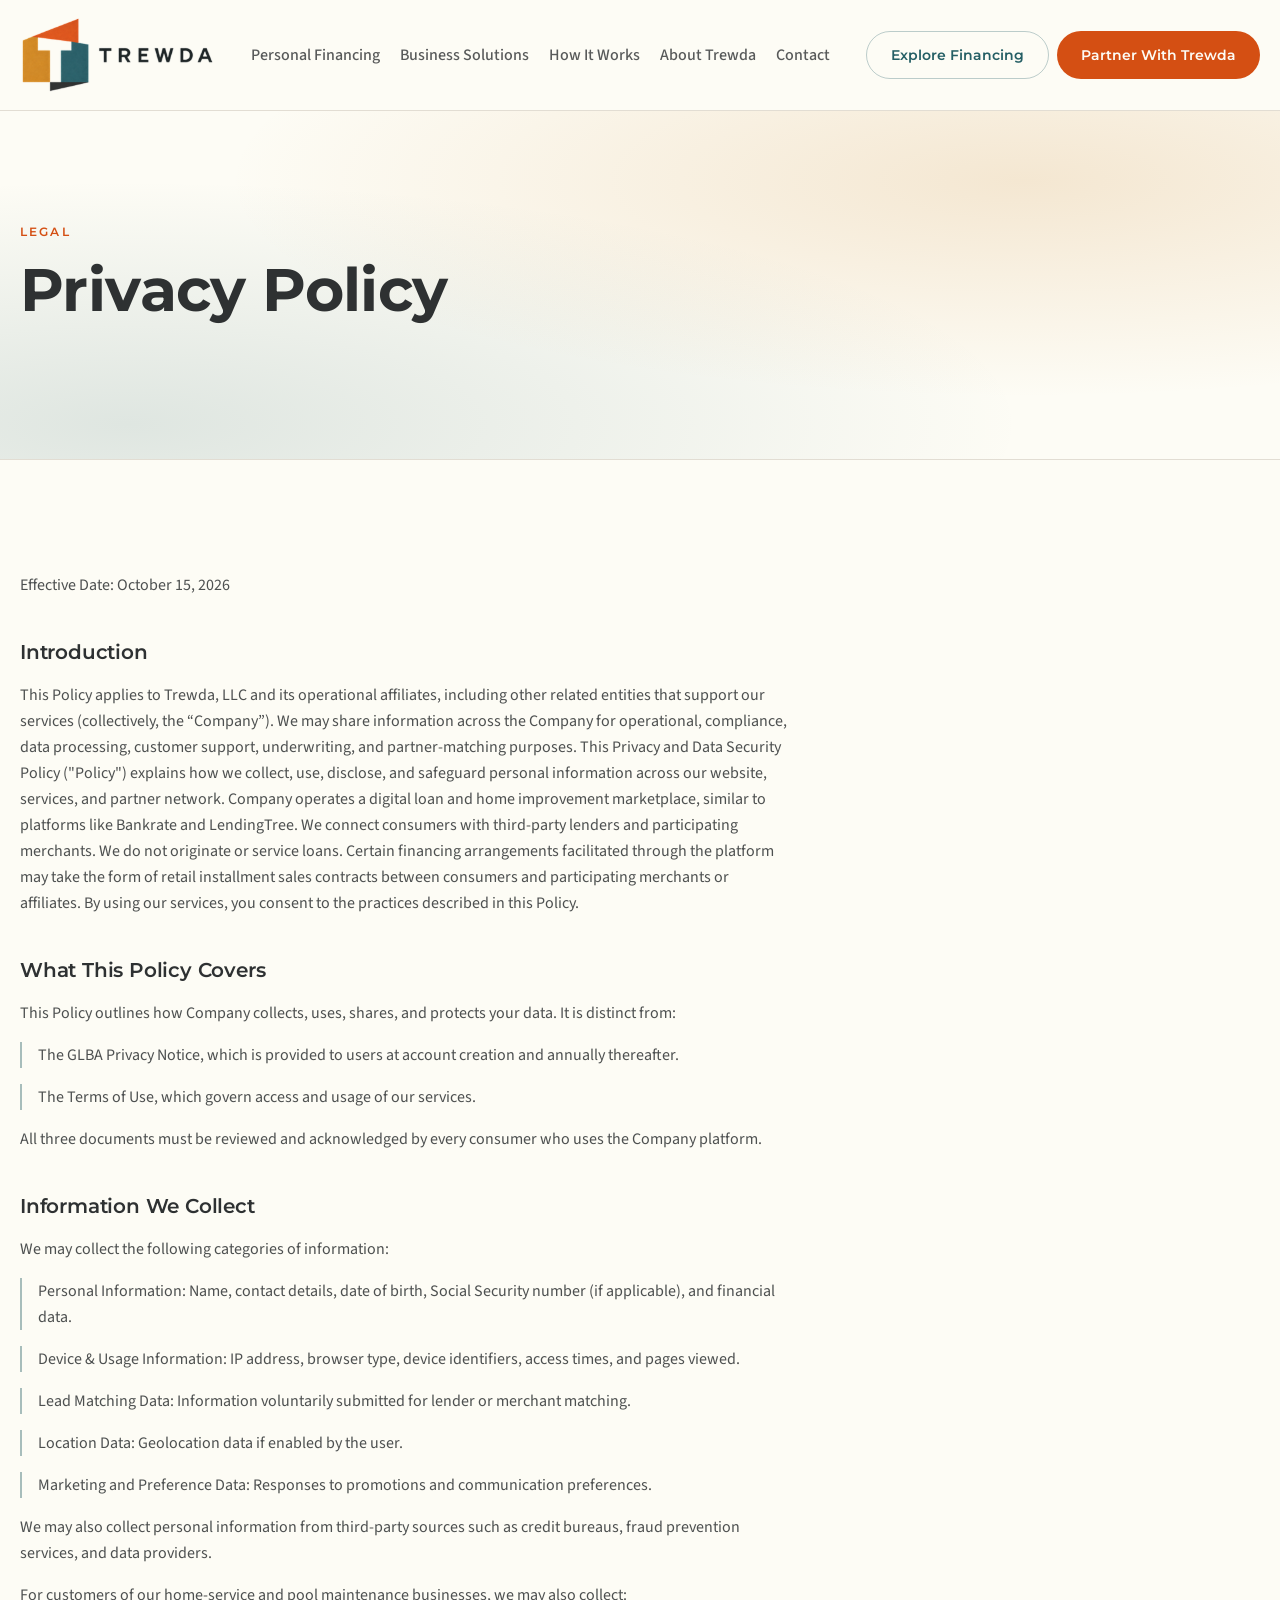
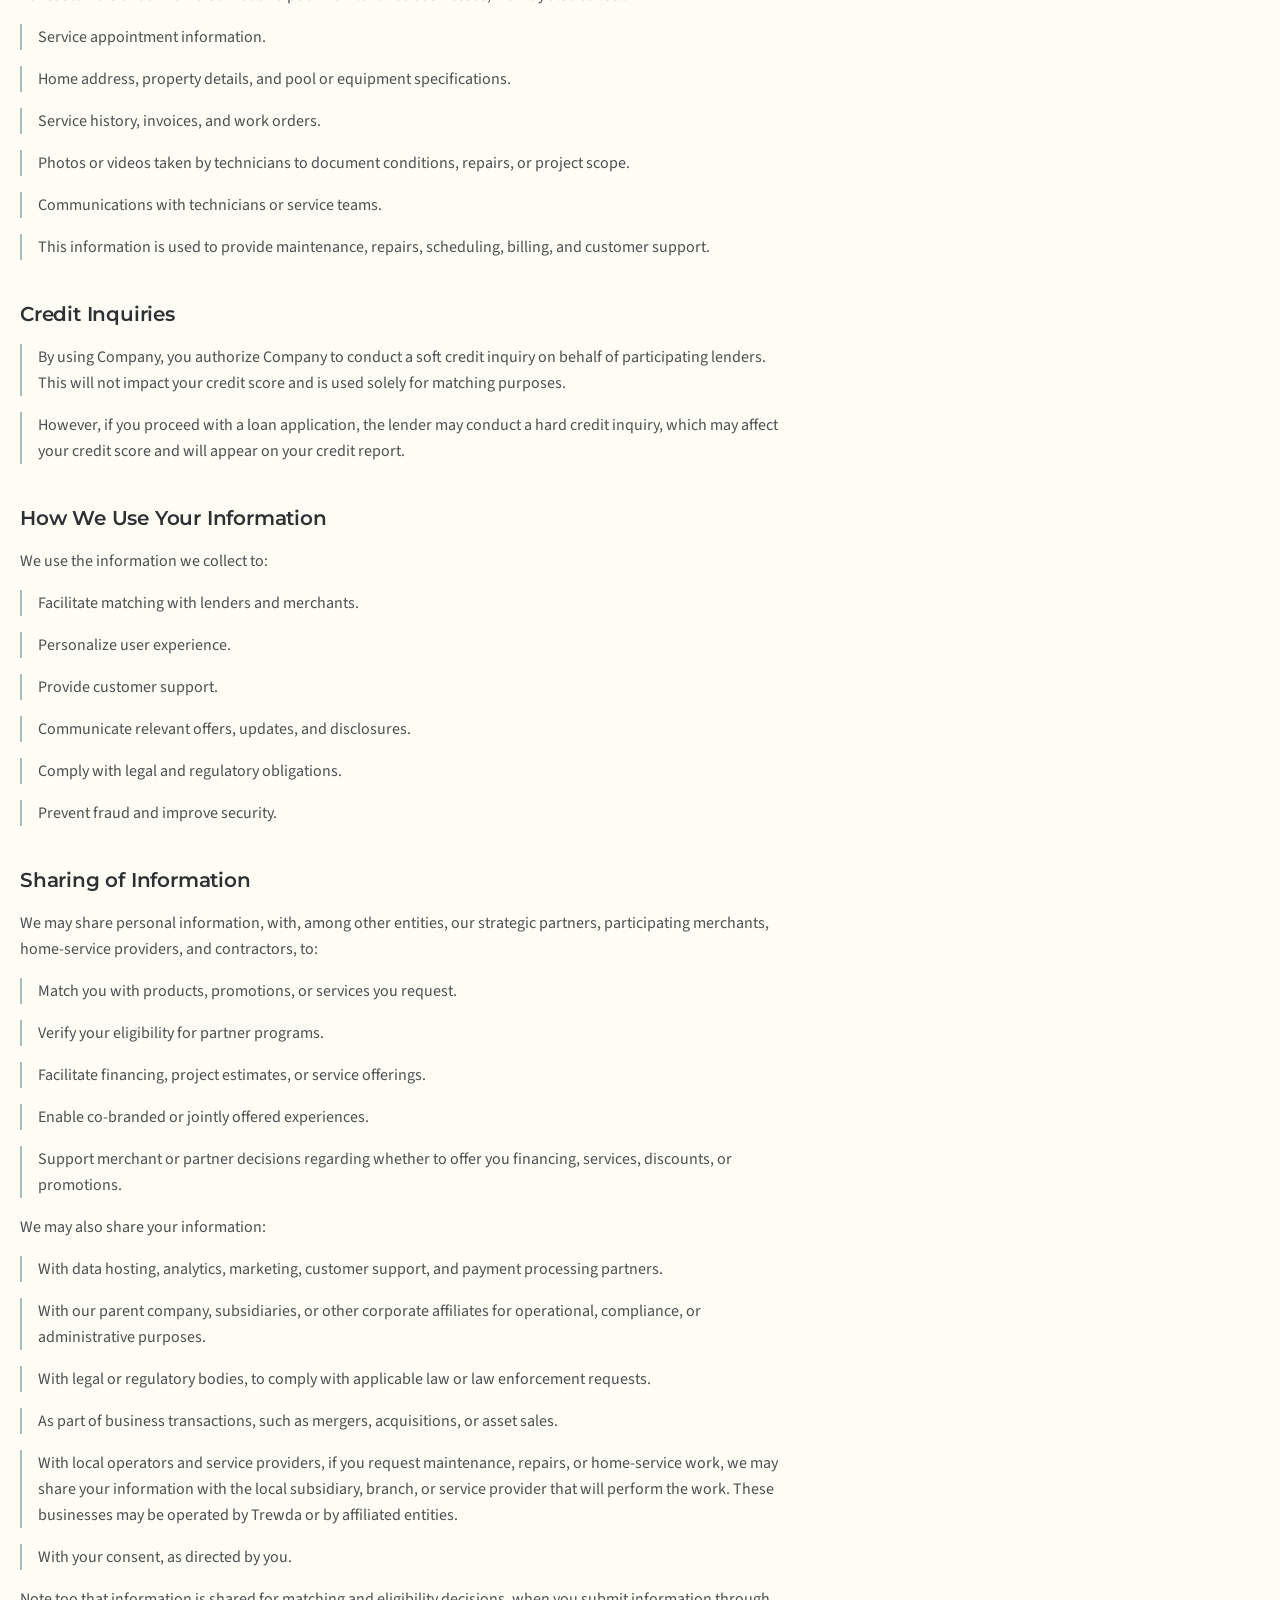
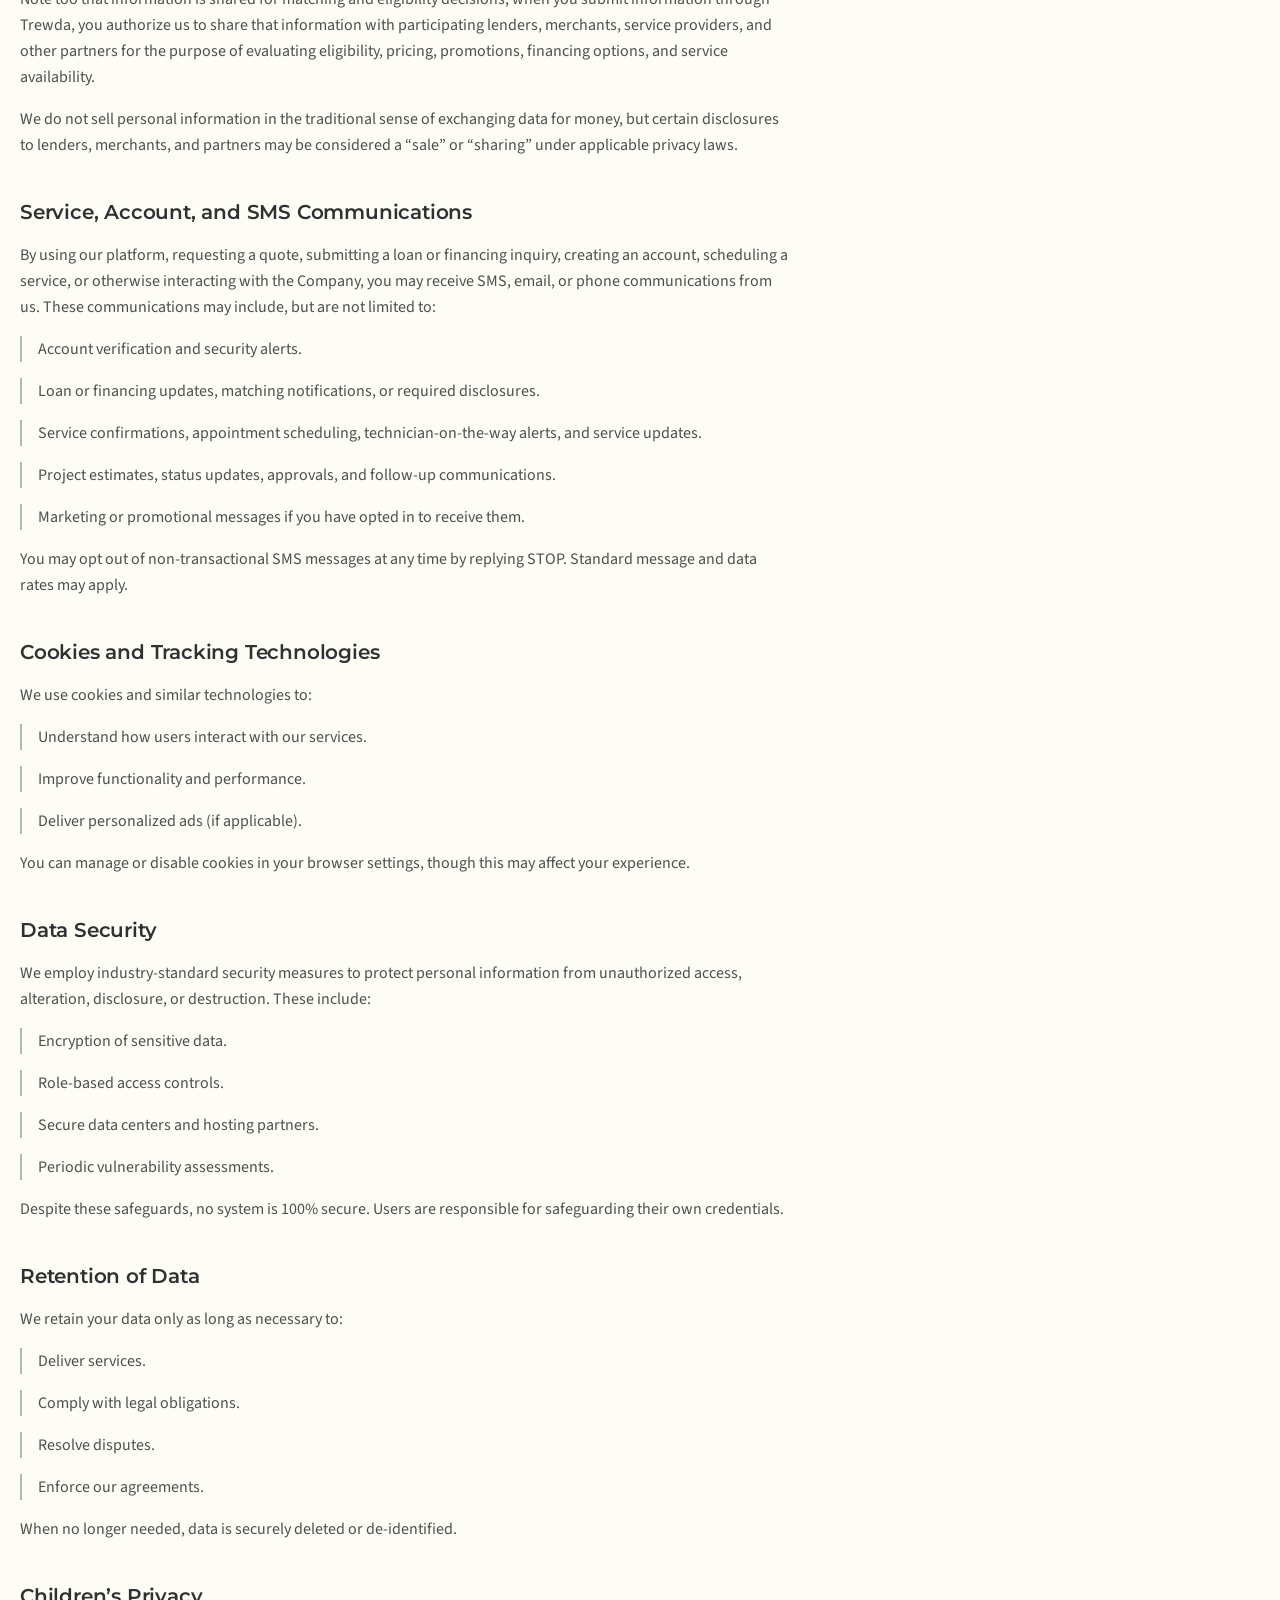
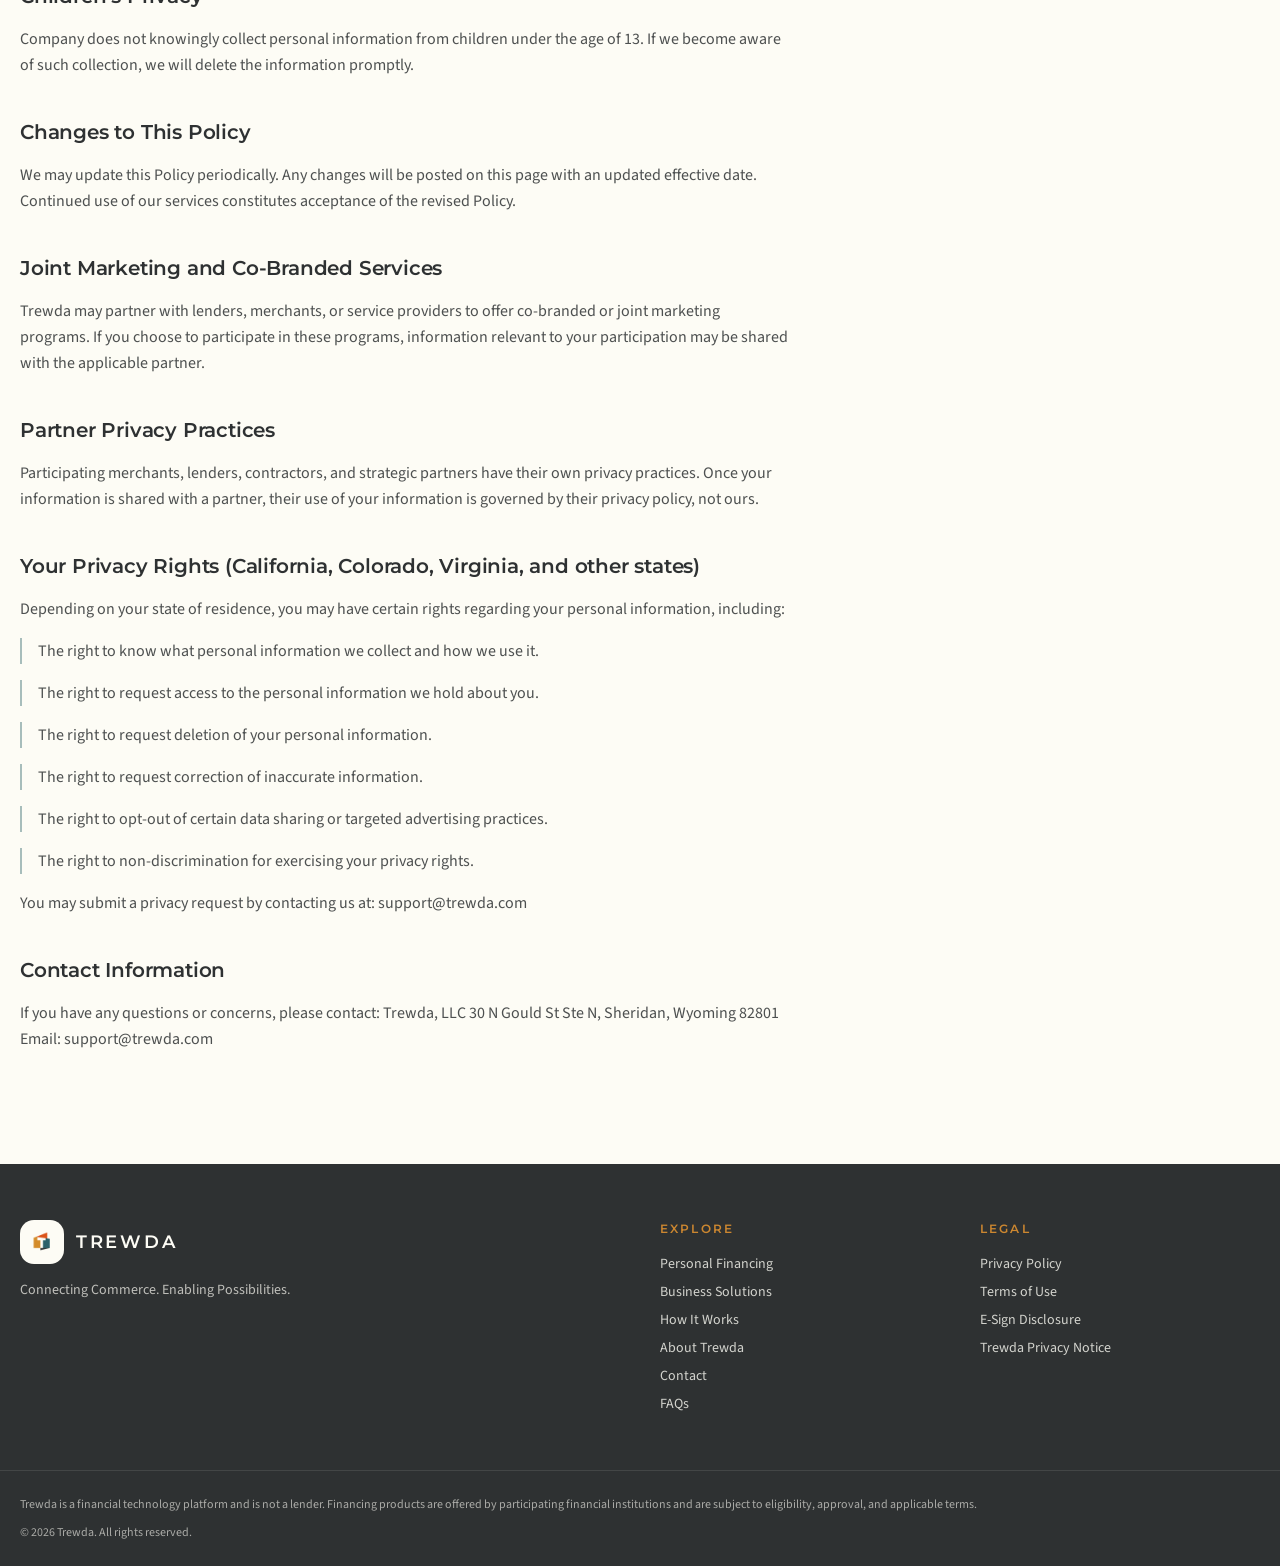
<file: privacy.html>
<!DOCTYPE html>
<html lang="en">
 <head>
  <meta charset="utf-8"/>
  <meta content="width=device-width, initial-scale=1" name="viewport"/>
  <link as="image" href="assets/trewda-lockup.png" rel="preload"/>
  <link as="image" href="assets/trewda-logo.png" rel="preload"/>
  <link data-precedence="default" href="assets/styles-FeVALgsH.css" rel="stylesheet"/>
  <link data-precedence="default" href="https://fonts.googleapis.com/css2?family=Montserrat:wght@500;600;700&amp;family=Source+Sans+3:wght@400;500;600&amp;display=swap" rel="stylesheet"/>
  <title>
   Privacy Policy | How Trewda Handles Your Information
  </title>
  <meta content="Trewda" name="author"/>
  <meta content="Read Trewda's Privacy Policy for website visitors and service users, including information collection, use, sharing, and your privacy choices." name="description"/>
  <meta content="Privacy Policy | How Trewda Handles Your Information" property="og:title"/>
  <meta content="Read Trewda's Privacy Policy for website visitors and service users, including information collection, use, sharing, and your privacy choices." property="og:description"/>
  <meta content="website" property="og:type"/>
  <meta content="Trewda" property="og:site_name"/>
  <meta content="en_US" property="og:locale"/>
  <meta content="/legal/privacy" property="og:url"/>
  <meta content="https://id-preview--7ebfb4f6-4d1b-48b0-84a3-66e8fc5d0429.lovable.app/__l5e/assets-v1/3f78bb24-ef26-437a-9b30-5fa10b18df9d/trewda-social.jpg" property="og:image"/>
  <meta content="https://id-preview--7ebfb4f6-4d1b-48b0-84a3-66e8fc5d0429.lovable.app/__l5e/assets-v1/3f78bb24-ef26-437a-9b30-5fa10b18df9d/trewda-social.jpg" property="og:image:secure_url"/>
  <meta content="image/jpeg" property="og:image:type"/>
  <meta content="1200" property="og:image:width"/>
  <meta content="630" property="og:image:height"/>
  <meta content="Trewda logo on ivory with orange, mustard, and teal accents" property="og:image:alt"/>
  <meta content="summary_large_image" name="twitter:card"/>
  <meta content="Privacy Policy | How Trewda Handles Your Information" name="twitter:title"/>
  <meta content="Read Trewda's Privacy Policy for website visitors and service users, including information collection, use, sharing, and your privacy choices." name="twitter:description"/>
  <meta content="https://id-preview--7ebfb4f6-4d1b-48b0-84a3-66e8fc5d0429.lovable.app/__l5e/assets-v1/3f78bb24-ef26-437a-9b30-5fa10b18df9d/trewda-social.jpg" name="twitter:image"/>
  <meta content="Trewda logo on ivory with orange, mustard, and teal accents" name="twitter:image:alt"/>
  <link href="favicon.png" rel="icon" type="image/png"/>
  <link href="https://fonts.googleapis.com" rel="preconnect"/>
  <link crossorigin="anonymous" href="https://fonts.gstatic.com" rel="preconnect"/>
  <link href="https://trewda-home-loan-guide.lovable.app/legal/privacy" rel="canonical"/>
  <script type="application/ld+json">
   {"@context":"https://schema.org","@graph":[{"@type":"Organization","@id":"https://trewda-home-loan-guide.lovable.app/#organization","name":"Trewda","legalName":"Trewda LLC","url":"https://trewda-home-loan-guide.lovable.app/","logo":"/__l5e/assets-v1/e16c0448-92a8-4d80-8bb7-e07fe70e4257/trewda-logo.png","description":"Trewda is a financial technology platform and is not a lender. Financing products are offered by participating financial institutions and are subject to eligibility, approval, and applicable terms.","email":"support@trewda.com","address":{"@type":"PostalAddress","streetAddress":"30 N Gould St Ste N","addressLocality":"Sheridan","addressRegion":"Wyoming","postalCode":"82801","addressCountry":"US"},"contactPoint":{"@type":"ContactPoint","contactType":"customer support","email":"support@trewda.com","url":"https://trewda-home-loan-guide.lovable.app/contact"},"hasOfferCatalog":{"@type":"OfferCatalog","name":"Trewda platform services","itemListElement":[{"@type":"Offer","itemOffered":{"@id":"https://trewda-home-loan-guide.lovable.app/#consumer-financing-connections"}},{"@type":"Offer","itemOffered":{"@id":"https://trewda-home-loan-guide.lovable.app/#merchant-financing-technology"}},{"@type":"Offer","itemOffered":{"@id":"https://trewda-home-loan-guide.lovable.app/#financial-partner-connections"}}]}},{"@type":"WebSite","@id":"https://trewda-home-loan-guide.lovable.app/#website","name":"Trewda","url":"https://trewda-home-loan-guide.lovable.app/","inLanguage":"en-US","publisher":{"@id":"https://trewda-home-loan-guide.lovable.app/#organization"}},{"@type":"Service","@id":"https://trewda-home-loan-guide.lovable.app/#consumer-financing-connections","name":"Consumer financing connections","serviceType":"Purchase financing connection technology","url":"https://trewda-home-loan-guide.lovable.app/personal-financing","description":"Trewda connects consumers shopping with participating merchants to financing options from participating financial institutions for home improvement, home repair, HVAC, plumbing, electrical, automotive repair, veterinary services, animal training, and more. Trewda is not a lender; availability, eligibility, approval, and terms depend on the provider.","provider":{"@id":"https://trewda-home-loan-guide.lovable.app/#organization"},"audience":[{"@type":"Audience","audienceType":"Consumers"}]},{"@type":"Service","@id":"https://trewda-home-loan-guide.lovable.app/#merchant-financing-technology","name":"Merchant financing technology","serviceType":"Merchant financing integration platform","url":"https://trewda-home-loan-guide.lovable.app/business-solutions","description":"Trewda connects merchants and their customers with participating financing providers and supports financing within merchant sales workflows. Participating financial institutions, not Trewda, provide the financing products.","provider":{"@id":"https://trewda-home-loan-guide.lovable.app/#organization"},"audience":[{"@type":"Audience","audienceType":"Merchants"}]},{"@type":"Service","@id":"https://trewda-home-loan-guide.lovable.app/#financial-partner-connections","name":"Financial partner platform connections","serviceType":"Financing technology platform connections","url":"https://trewda-home-loan-guide.lovable.app/how-it-works","description":"Trewda's technology platform connects participating financial institutions with merchants and consumers. Financial institutions provide financing products and determine eligibility, approval, and applicable terms; Trewda is not a lender.","provider":{"@id":"https://trewda-home-loan-guide.lovable.app/#organization"},"audience":[{"@type":"Audience","audienceType":"Financial institutions"}]}]}
  </script>
  <script type="application/ld+json">
   {"@context":"https://schema.org","@graph":[{"@type":"WebPage","@id":"https://trewda-home-loan-guide.lovable.app/legal/privacy#webpage","url":"https://trewda-home-loan-guide.lovable.app/legal/privacy","name":"Privacy Policy","description":"Read Trewda's Privacy Policy for website visitors and service users, including information collection, use, sharing, and your privacy choices.","inLanguage":"en-US","isPartOf":{"@id":"https://trewda-home-loan-guide.lovable.app/#website"},"publisher":{"@id":"https://trewda-home-loan-guide.lovable.app/#organization"},"about":[{"@id":"https://trewda-home-loan-guide.lovable.app/#organization"}],"audience":[{"@type":"Audience","audienceType":"Website visitors"},{"@type":"Audience","audienceType":"Service users"}],"genre":"Legal disclosure","breadcrumb":{"@id":"https://trewda-home-loan-guide.lovable.app/legal/privacy#breadcrumb"}},{"@type":"BreadcrumbList","@id":"https://trewda-home-loan-guide.lovable.app/legal/privacy#breadcrumb","itemListElement":[{"@type":"ListItem","position":1,"name":"Trewda","item":"https://trewda-home-loan-guide.lovable.app/"},{"@type":"ListItem","position":2,"name":"Privacy Policy","item":"https://trewda-home-loan-guide.lovable.app/legal/privacy"}]}]}
  </script>
 </head>
 <body>
  <div class="flex min-h-screen flex-col">
   <header class="sticky top-0 z-50 border-b bg-background/90 backdrop-blur">
    <div class="mx-auto flex max-w-7xl items-center justify-between gap-4 px-5 py-4">
     <a aria-label="Trewda home" class="flex shrink-0 items-center" href="index.html">
      <img alt="Trewda" class="h-[42px] w-auto shrink-0 xl:h-[78px]" height="492" src="assets/trewda-lockup.png" width="1228"/>
     </a>
     <nav aria-label="Main" class="hidden items-center gap-5 xl:flex">
      <a class="whitespace-nowrap text-base font-medium text-foreground/80 transition-colors hover:text-primary" href="personal-financing.html">
       Personal Financing
      </a>
      <a class="whitespace-nowrap text-base font-medium text-foreground/80 transition-colors hover:text-primary" href="business-solutions.html">
       Business Solutions
      </a>
      <a class="whitespace-nowrap text-base font-medium text-foreground/80 transition-colors hover:text-primary" href="how-it-works.html">
       How It Works
      </a>
      <a class="whitespace-nowrap text-base font-medium text-foreground/80 transition-colors hover:text-primary" href="about.html">
       About Trewda
      </a>
      <a class="whitespace-nowrap text-base font-medium text-foreground/80 transition-colors hover:text-primary" href="contact.html">
       Contact
      </a>
     </nav>
     <div class="hidden items-center gap-2 xl:flex">
      <a class="inline-flex items-center justify-center gap-2 whitespace-nowrap rounded-full font-display font-semibold transition-all focus-visible:outline-none focus-visible:ring-2 focus-visible:ring-ring focus-visible:ring-offset-2 border border-primary/30 text-primary hover:bg-primary/5 h-12 px-6 text-sm" href="personal-financing.html#explore">
       Explore Financing
      </a>
      <a class="inline-flex items-center justify-center gap-2 whitespace-nowrap rounded-full font-display font-semibold transition-all focus-visible:outline-none focus-visible:ring-2 focus-visible:ring-ring focus-visible:ring-offset-2 bg-accent text-accent-foreground hover:brightness-110 h-12 px-6 text-sm" href="business-solutions.html#partner">
       Partner With Trewda
      </a>
     </div>
     <button aria-expanded="false" aria-label="Open menu" class="rounded-md p-2.5 xl:hidden">
      <svg aria-hidden="true" class="lucide lucide-x hidden" fill="none" height="24" stroke="currentColor" stroke-linecap="round" stroke-linejoin="round" stroke-width="2" viewbox="0 0 24 24" width="24" xmlns="http://www.w3.org/2000/svg">
       <path d="M18 6 6 18">
       </path>
       <path d="m6 6 12 12">
       </path>
      </svg>
      <svg aria-hidden="true" class="lucide lucide-menu h-7 w-7" fill="none" height="24" stroke="currentColor" stroke-linecap="round" stroke-linejoin="round" stroke-width="2" viewbox="0 0 24 24" width="24" xmlns="http://www.w3.org/2000/svg">
       <path d="M4 5h16">
       </path>
       <path d="M4 12h16">
       </path>
       <path d="M4 19h16">
       </path>
      </svg>
     </button>
    </div>
   </header>
   <main class="flex-1">
    <!--$-->
    <section class="bg-hero border-b">
     <div class="mx-auto max-w-7xl px-5 py-20 md:py-28">
      <div class="max-w-3xl animate-fade-up">
       <p class="eyebrow">
        Legal
       </p>
       <h1 class="mt-4 text-4xl font-bold leading-[1.1] md:text-6xl">
        Privacy Policy
       </h1>
       <p class="mt-6 max-w-2xl text-lg text-muted-foreground md:text-xl">
       </p>
      </div>
     </div>
    </section>
    <section class="py-20 md:py-28">
     <div class="mx-auto max-w-7xl px-5">
      <article class="max-w-3xl space-y-4 text-foreground/85 leading-relaxed">
       <p>
        Effective Date: October 15, 2026
       </p>
       <h2 class="pt-6 text-xl font-semibold text-foreground">
        Introduction
       </h2>
       <p>
        This Policy applies to Trewda, LLC and its operational affiliates, including other related entities that support our services (collectively, the “Company”). We may share information across the Company for operational, compliance, data processing, customer support, underwriting, and partner-matching purposes. This Privacy and Data Security Policy ("Policy") explains how we collect, use, disclose, and safeguard personal information across our website, services, and partner network. Company operates a digital loan and home improvement marketplace, similar to platforms like Bankrate and LendingTree. We connect consumers with third-party lenders and participating merchants. We do not originate or service loans. Certain financing arrangements facilitated through the platform may take the form of retail installment sales contracts between consumers and participating merchants or affiliates. By using our services, you consent to the practices described in this Policy.
       </p>
       <h2 class="pt-6 text-xl font-semibold text-foreground">
        What This Policy Covers
       </h2>
       <p>
        This Policy outlines how Company collects, uses, shares, and protects your data. It is distinct from:
       </p>
       <p class="border-l-2 border-primary/40 pl-4">
        The GLBA Privacy Notice, which is provided to users at account creation and annually thereafter.
       </p>
       <p class="border-l-2 border-primary/40 pl-4">
        The Terms of Use, which govern access and usage of our services.
       </p>
       <p>
        All three documents must be reviewed and acknowledged by every consumer who uses the Company platform.
       </p>
       <h2 class="pt-6 text-xl font-semibold text-foreground">
        Information We Collect
       </h2>
       <p>
        We may collect the following categories of information:
       </p>
       <p class="border-l-2 border-primary/40 pl-4">
        Personal Information: Name, contact details, date of birth, Social Security number (if applicable), and financial data.
       </p>
       <p class="border-l-2 border-primary/40 pl-4">
        Device &amp; Usage Information: IP address, browser type, device identifiers, access times, and pages viewed.
       </p>
       <p class="border-l-2 border-primary/40 pl-4">
        Lead Matching Data: Information voluntarily submitted for lender or merchant matching.
       </p>
       <p class="border-l-2 border-primary/40 pl-4">
        Location Data: Geolocation data if enabled by the user.
       </p>
       <p class="border-l-2 border-primary/40 pl-4">
        Marketing and Preference Data: Responses to promotions and communication preferences.
       </p>
       <p>
        We may also collect personal information from third-party sources such as credit bureaus, fraud prevention services, and data providers.
       </p>
       <p>
        For customers of our home-service and pool maintenance businesses, we may also collect:
       </p>
       <p class="border-l-2 border-primary/40 pl-4">
        Service appointment information.
       </p>
       <p class="border-l-2 border-primary/40 pl-4">
        Home address, property details, and pool or equipment specifications.
       </p>
       <p class="border-l-2 border-primary/40 pl-4">
        Service history, invoices, and work orders.
       </p>
       <p class="border-l-2 border-primary/40 pl-4">
        Photos or videos taken by technicians to document conditions, repairs, or project scope.
       </p>
       <p class="border-l-2 border-primary/40 pl-4">
        Communications with technicians or service teams.
       </p>
       <p class="border-l-2 border-primary/40 pl-4">
        This information is used to provide maintenance, repairs, scheduling, billing, and customer support.
       </p>
       <h2 class="pt-6 text-xl font-semibold text-foreground">
        Credit Inquiries
       </h2>
       <p class="border-l-2 border-primary/40 pl-4">
        By using Company, you authorize Company to conduct a soft credit inquiry on behalf of participating lenders. This will not impact your credit score and is used solely for matching purposes.
       </p>
       <p class="border-l-2 border-primary/40 pl-4">
        However, if you proceed with a loan application, the lender may conduct a hard credit inquiry, which may affect your credit score and will appear on your credit report.
       </p>
       <h2 class="pt-6 text-xl font-semibold text-foreground">
        How We Use Your Information
       </h2>
       <p>
        We use the information we collect to:
       </p>
       <p class="border-l-2 border-primary/40 pl-4">
        Facilitate matching with lenders and merchants.
       </p>
       <p class="border-l-2 border-primary/40 pl-4">
        Personalize user experience.
       </p>
       <p class="border-l-2 border-primary/40 pl-4">
        Provide customer support.
       </p>
       <p class="border-l-2 border-primary/40 pl-4">
        Communicate relevant offers, updates, and disclosures.
       </p>
       <p class="border-l-2 border-primary/40 pl-4">
        Comply with legal and regulatory obligations.
       </p>
       <p class="border-l-2 border-primary/40 pl-4">
        Prevent fraud and improve security.
       </p>
       <h2 class="pt-6 text-xl font-semibold text-foreground">
        Sharing of Information
       </h2>
       <p>
        We may share personal information, with, among other entities, our strategic partners, participating merchants, home-service providers, and contractors, to:
       </p>
       <p class="border-l-2 border-primary/40 pl-4">
        Match you with products, promotions, or services you request.
       </p>
       <p class="border-l-2 border-primary/40 pl-4">
        Verify your eligibility for partner programs.
       </p>
       <p class="border-l-2 border-primary/40 pl-4">
        Facilitate financing, project estimates, or service offerings.
       </p>
       <p class="border-l-2 border-primary/40 pl-4">
        Enable co-branded or jointly offered experiences.
       </p>
       <p class="border-l-2 border-primary/40 pl-4">
        Support merchant or partner decisions regarding whether to offer you financing, services, discounts, or promotions.
       </p>
       <p>
        We may also share your information:
       </p>
       <p class="border-l-2 border-primary/40 pl-4">
        With data hosting, analytics, marketing, customer support, and payment processing partners.
       </p>
       <p class="border-l-2 border-primary/40 pl-4">
        With our parent company, subsidiaries, or other corporate affiliates for operational, compliance, or administrative purposes.
       </p>
       <p class="border-l-2 border-primary/40 pl-4">
        With legal or regulatory bodies, to comply with applicable law or law enforcement requests.
       </p>
       <p class="border-l-2 border-primary/40 pl-4">
        As part of business transactions, such as mergers, acquisitions, or asset sales.
       </p>
       <p class="border-l-2 border-primary/40 pl-4">
        With local operators and service providers, if you request maintenance, repairs, or home-service work, we may share your information with the local subsidiary, branch, or service provider that will perform the work. These businesses may be operated by Trewda or by affiliated entities.
       </p>
       <p class="border-l-2 border-primary/40 pl-4">
        With your consent, as directed by you.
       </p>
       <p>
        Note too that information is shared for matching and eligibility decisions, when you submit information through Trewda, you authorize us to share that information with participating lenders, merchants, service providers, and other partners for the purpose of evaluating eligibility, pricing, promotions, financing options, and service availability.
       </p>
       <p>
        We do not sell personal information in the traditional sense of exchanging data for money, but certain disclosures to lenders, merchants, and partners may be considered a “sale” or “sharing” under applicable privacy laws.
       </p>
       <h2 class="pt-6 text-xl font-semibold text-foreground">
        Service, Account, and SMS Communications
       </h2>
       <p>
        By using our platform, requesting a quote, submitting a loan or financing inquiry, creating an account, scheduling a service, or otherwise interacting with the Company, you may receive SMS, email, or phone communications from us. These communications may include, but are not limited to:
       </p>
       <p class="border-l-2 border-primary/40 pl-4">
        Account verification and security alerts.
       </p>
       <p class="border-l-2 border-primary/40 pl-4">
        Loan or financing updates, matching notifications, or required disclosures.
       </p>
       <p class="border-l-2 border-primary/40 pl-4">
        Service confirmations, appointment scheduling, technician-on-the-way alerts, and service updates.
       </p>
       <p class="border-l-2 border-primary/40 pl-4">
        Project estimates, status updates, approvals, and follow-up communications.
       </p>
       <p class="border-l-2 border-primary/40 pl-4">
        Marketing or promotional messages if you have opted in to receive them.
       </p>
       <p>
        You may opt out of non-transactional SMS messages at any time by replying STOP. Standard message and data rates may apply.
       </p>
       <h2 class="pt-6 text-xl font-semibold text-foreground">
        Cookies and Tracking Technologies
       </h2>
       <p>
        We use cookies and similar technologies to:
       </p>
       <p class="border-l-2 border-primary/40 pl-4">
        Understand how users interact with our services.
       </p>
       <p class="border-l-2 border-primary/40 pl-4">
        Improve functionality and performance.
       </p>
       <p class="border-l-2 border-primary/40 pl-4">
        Deliver personalized ads (if applicable).
       </p>
       <p>
        You can manage or disable cookies in your browser settings, though this may affect your experience.
       </p>
       <h2 class="pt-6 text-xl font-semibold text-foreground">
        Data Security
       </h2>
       <p>
        We employ industry-standard security measures to protect personal information from unauthorized access, alteration, disclosure, or destruction. These include:
       </p>
       <p class="border-l-2 border-primary/40 pl-4">
        Encryption of sensitive data.
       </p>
       <p class="border-l-2 border-primary/40 pl-4">
        Role-based access controls.
       </p>
       <p class="border-l-2 border-primary/40 pl-4">
        Secure data centers and hosting partners.
       </p>
       <p class="border-l-2 border-primary/40 pl-4">
        Periodic vulnerability assessments.
       </p>
       <p>
        Despite these safeguards, no system is 100% secure. Users are responsible for safeguarding their own credentials.
       </p>
       <h2 class="pt-6 text-xl font-semibold text-foreground">
        Retention of Data
       </h2>
       <p>
        We retain your data only as long as necessary to:
       </p>
       <p class="border-l-2 border-primary/40 pl-4">
        Deliver services.
       </p>
       <p class="border-l-2 border-primary/40 pl-4">
        Comply with legal obligations.
       </p>
       <p class="border-l-2 border-primary/40 pl-4">
        Resolve disputes.
       </p>
       <p class="border-l-2 border-primary/40 pl-4">
        Enforce our agreements.
       </p>
       <p>
        When no longer needed, data is securely deleted or de-identified.
       </p>
       <h2 class="pt-6 text-xl font-semibold text-foreground">
        Children’s Privacy
       </h2>
       <p>
        Company does not knowingly collect personal information from children under the age of 13. If we become aware of such collection, we will delete the information promptly.
       </p>
       <h2 class="pt-6 text-xl font-semibold text-foreground">
        Changes to This Policy
       </h2>
       <p>
        We may update this Policy periodically. Any changes will be posted on this page with an updated effective date. Continued use of our services constitutes acceptance of the revised Policy.
       </p>
       <h2 class="pt-6 text-xl font-semibold text-foreground">
        Joint Marketing and Co-Branded Services
       </h2>
       <p>
        Trewda may partner with lenders, merchants, or service providers to offer co-branded or joint marketing programs. If you choose to participate in these programs, information relevant to your participation may be shared with the applicable partner.
       </p>
       <h2 class="pt-6 text-xl font-semibold text-foreground">
        Partner Privacy Practices
       </h2>
       <p>
        Participating merchants, lenders, contractors, and strategic partners have their own privacy practices. Once your information is shared with a partner, their use of your information is governed by their privacy policy, not ours.
       </p>
       <h2 class="pt-6 text-xl font-semibold text-foreground">
        Your Privacy Rights (California, Colorado, Virginia, and other states)
       </h2>
       <p>
        Depending on your state of residence, you may have certain rights regarding your personal information, including:
       </p>
       <p class="border-l-2 border-primary/40 pl-4">
        The right to know what personal information we collect and how we use it.
       </p>
       <p class="border-l-2 border-primary/40 pl-4">
        The right to request access to the personal information we hold about you.
       </p>
       <p class="border-l-2 border-primary/40 pl-4">
        The right to request deletion of your personal information.
       </p>
       <p class="border-l-2 border-primary/40 pl-4">
        The right to request correction of inaccurate information.
       </p>
       <p class="border-l-2 border-primary/40 pl-4">
        The right to opt-out of certain data sharing or targeted advertising practices.
       </p>
       <p class="border-l-2 border-primary/40 pl-4">
        The right to non-discrimination for exercising your privacy rights.
       </p>
       <p>
        You may submit a privacy request by contacting us at: support@trewda.com
       </p>
       <h2 class="pt-6 text-xl font-semibold text-foreground">
        Contact Information
       </h2>
       <p>
        If you have any questions or concerns, please contact: Trewda, LLC 30 N Gould St Ste N, Sheridan, Wyoming 82801 Email: support@trewda.com
       </p>
      </article>
     </div>
    </section>
    <!--/$-->
   </main>
   <footer class="bg-brand-charcoal text-brand-ivory">
    <div class="mx-auto grid max-w-7xl gap-10 px-5 py-14 md:grid-cols-4">
     <div class="md:col-span-2">
      <div class="flex items-center gap-3">
       <span class="rounded-lg bg-brand-ivory p-1.5">
        <img alt="" class="h-8 w-8" src="assets/trewda-logo.png"/>
       </span>
       <span class="trewda-wordmark text-lg">
        TREWDA
       </span>
      </div>
      <p class="mt-4 max-w-sm text-sm text-brand-ivory/70">
       Connecting Commerce. Enabling Possibilities.
      </p>
     </div>
     <div>
      <h3 class="eyebrow text-brand-mustard">
       Explore
      </h3>
      <ul class="mt-4 space-y-2 text-sm">
       <li>
        <a class="text-brand-ivory/80 hover:text-brand-ivory" href="personal-financing.html">
         Personal Financing
        </a>
       </li>
       <li>
        <a class="text-brand-ivory/80 hover:text-brand-ivory" href="business-solutions.html">
         Business Solutions
        </a>
       </li>
       <li>
        <a class="text-brand-ivory/80 hover:text-brand-ivory" href="how-it-works.html">
         How It Works
        </a>
       </li>
       <li>
        <a class="text-brand-ivory/80 hover:text-brand-ivory" href="about.html">
         About Trewda
        </a>
       </li>
       <li>
        <a class="text-brand-ivory/80 hover:text-brand-ivory" href="contact.html">
         Contact
        </a>
       </li>
       <li>
        <a class="text-brand-ivory/80 hover:text-brand-ivory" href="faq.html">
         FAQs
        </a>
       </li>
      </ul>
     </div>
     <div>
      <h3 class="eyebrow text-brand-mustard">
       Legal
      </h3>
      <ul class="mt-4 space-y-2 text-sm">
       <li>
        <a aria-current="page" class="text-brand-ivory/80 hover:text-brand-ivory active" data-status="active" href="privacy.html">
         Privacy Policy
        </a>
       </li>
       <li>
        <a class="text-brand-ivory/80 hover:text-brand-ivory" href="terms.html">
         Terms of Use
        </a>
       </li>
       <li>
        <a class="text-brand-ivory/80 hover:text-brand-ivory" href="esign.html">
         E-Sign Disclosure
        </a>
       </li>
       <li>
        <a class="text-brand-ivory/80 hover:text-brand-ivory" href="privacy-notice.html">
         Trewda Privacy Notice
        </a>
       </li>
      </ul>
     </div>
    </div>
    <div class="border-t border-brand-ivory/10">
     <div class="mx-auto max-w-7xl px-5 py-6 text-xs leading-relaxed text-brand-ivory/60">
      <p>
       Trewda is a financial technology platform and is not a lender. Financing products are offered by participating financial institutions and are subject to eligibility, approval, and applicable terms.
      </p>
      <p class="mt-2">
       ©
       <!-- -->
       2026
       <!-- -->
       Trewda. All rights reserved.
      </p>
     </div>
    </div>
   </footer>
  </div>
  <script src="assets/site.js">
  </script>
 </body>
</html>
</file>
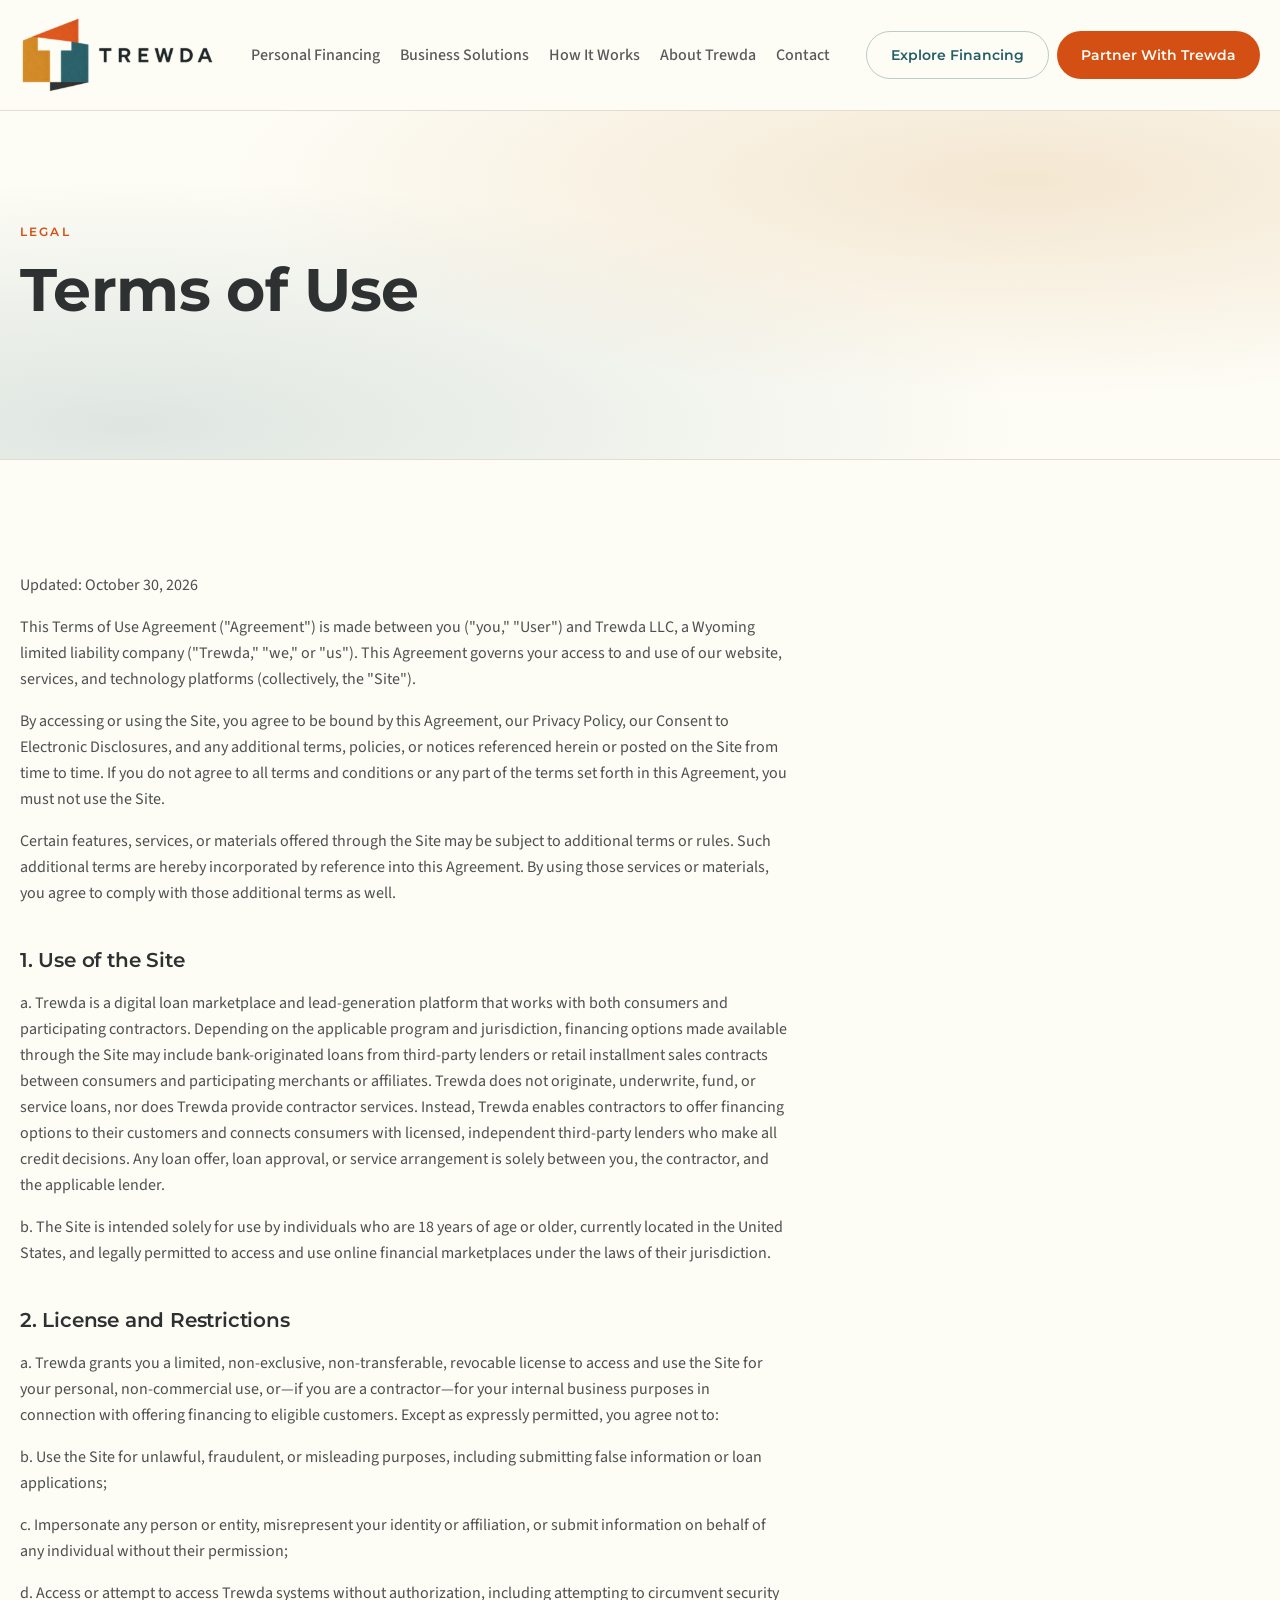
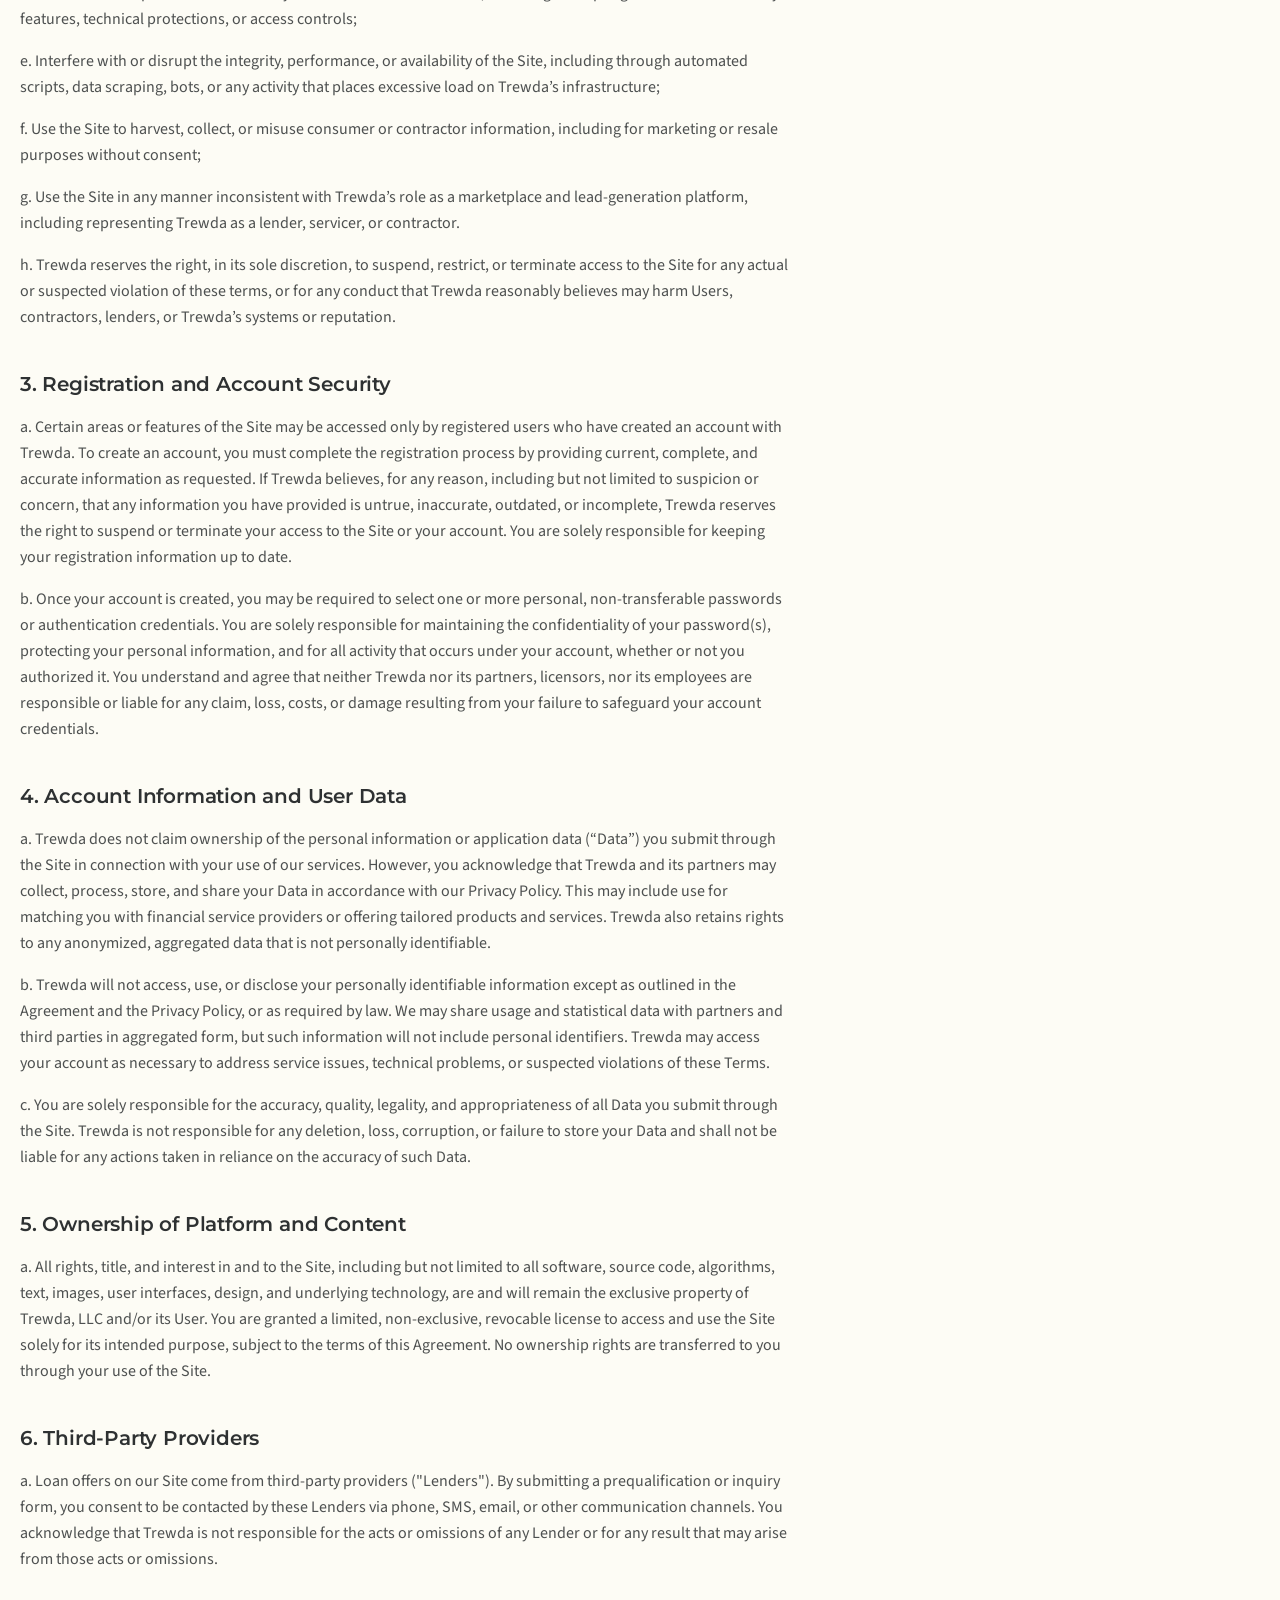
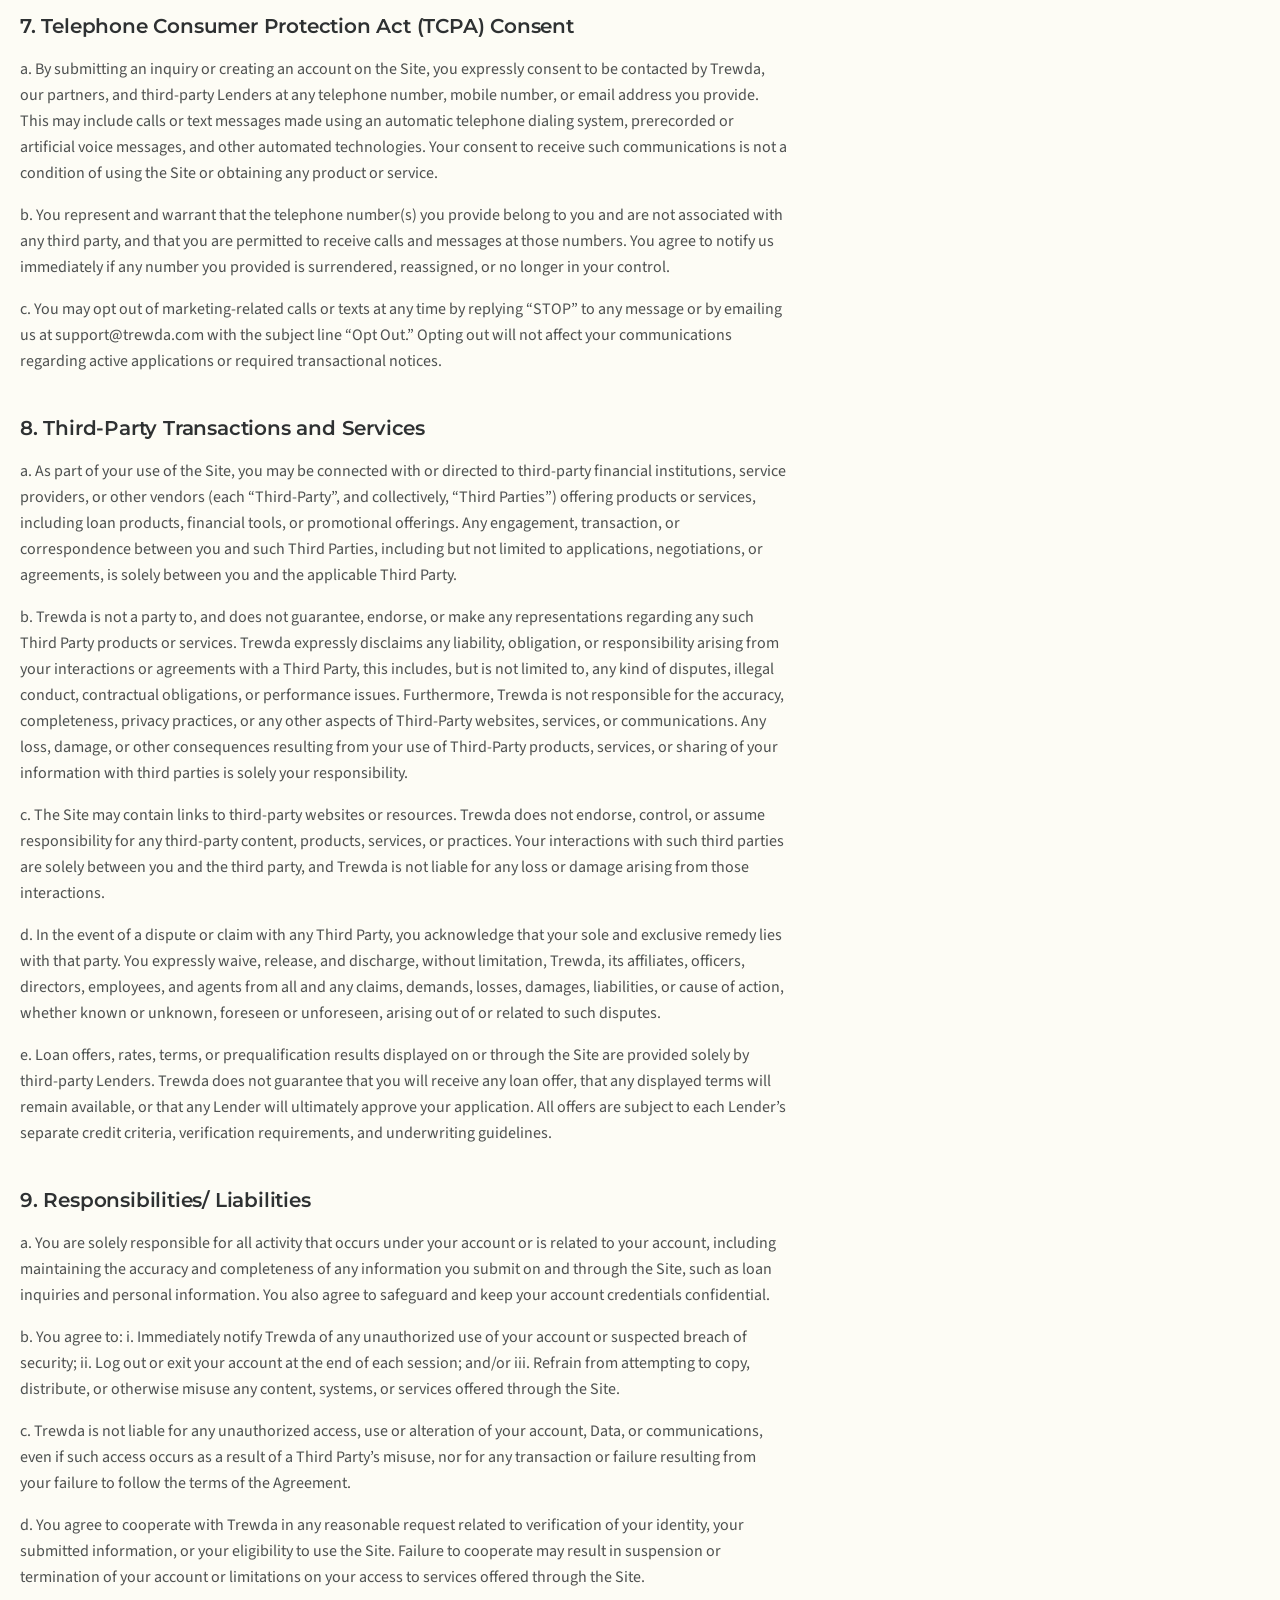
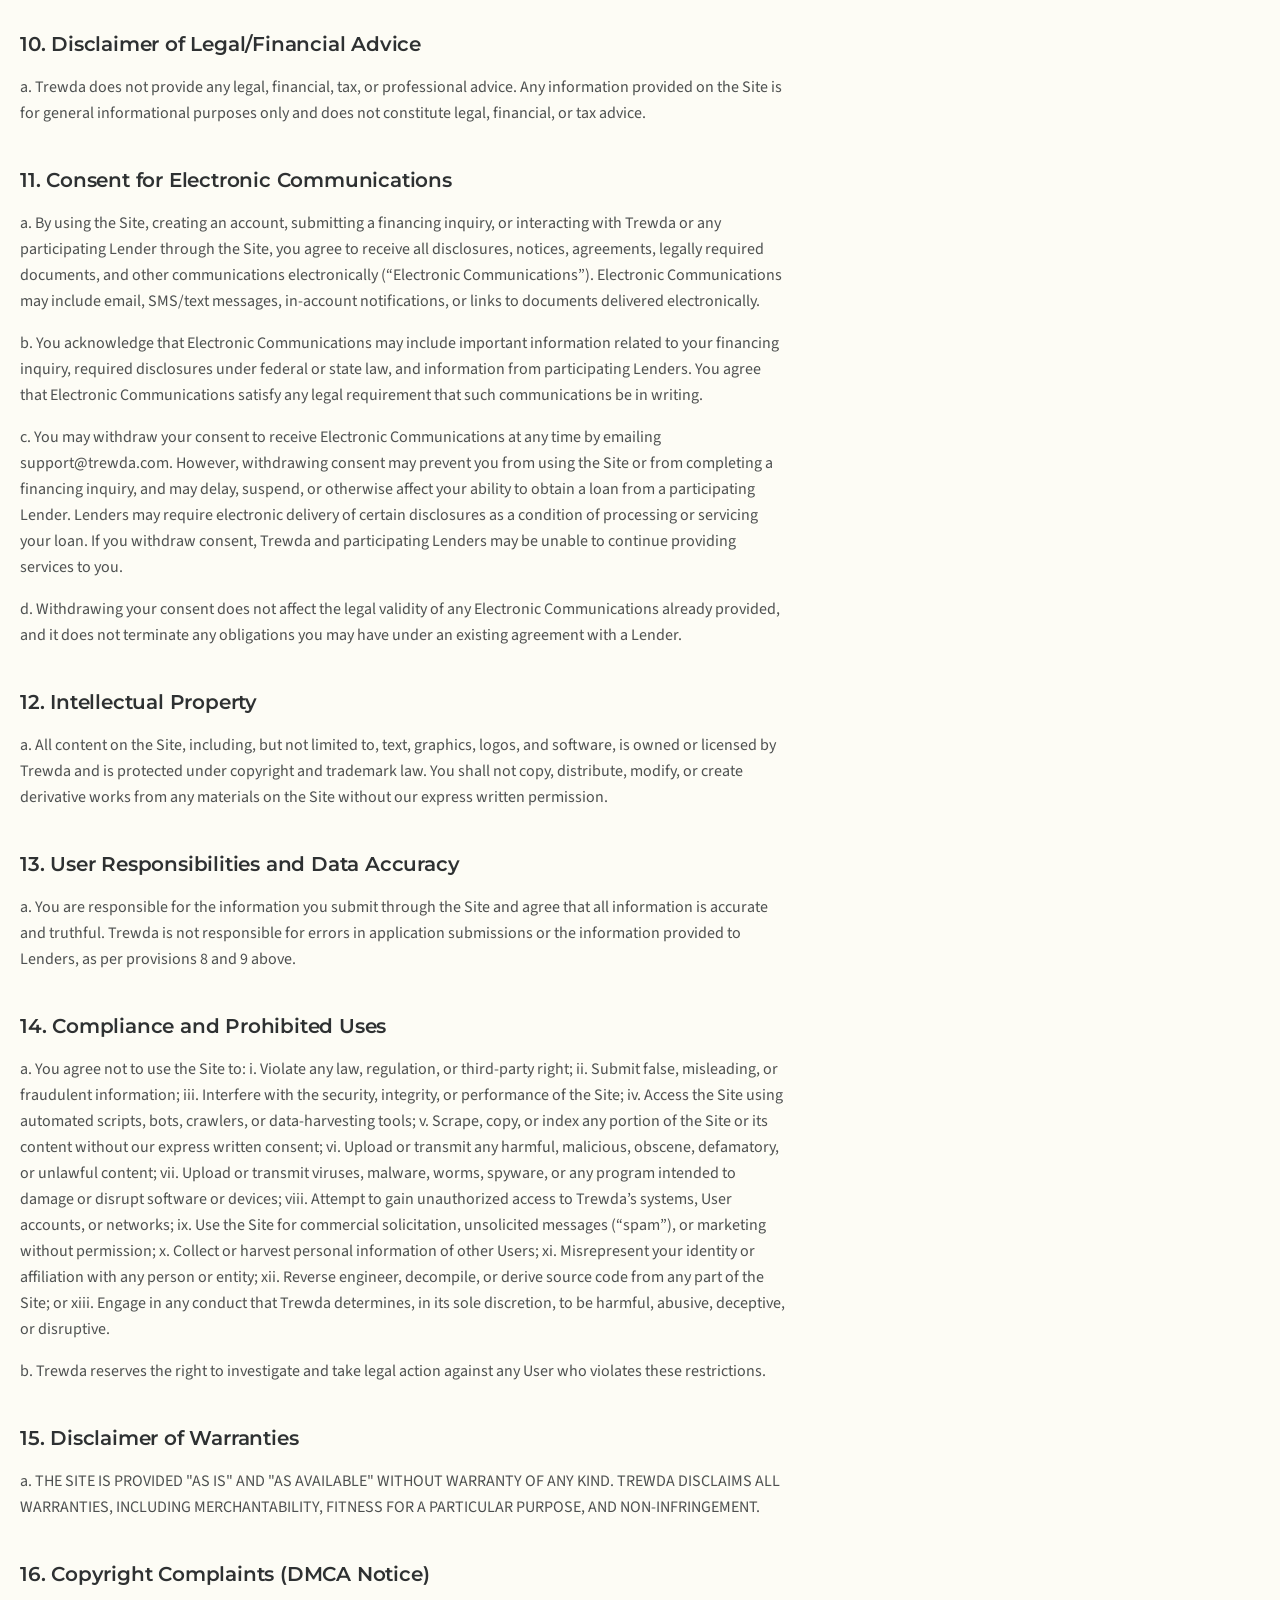
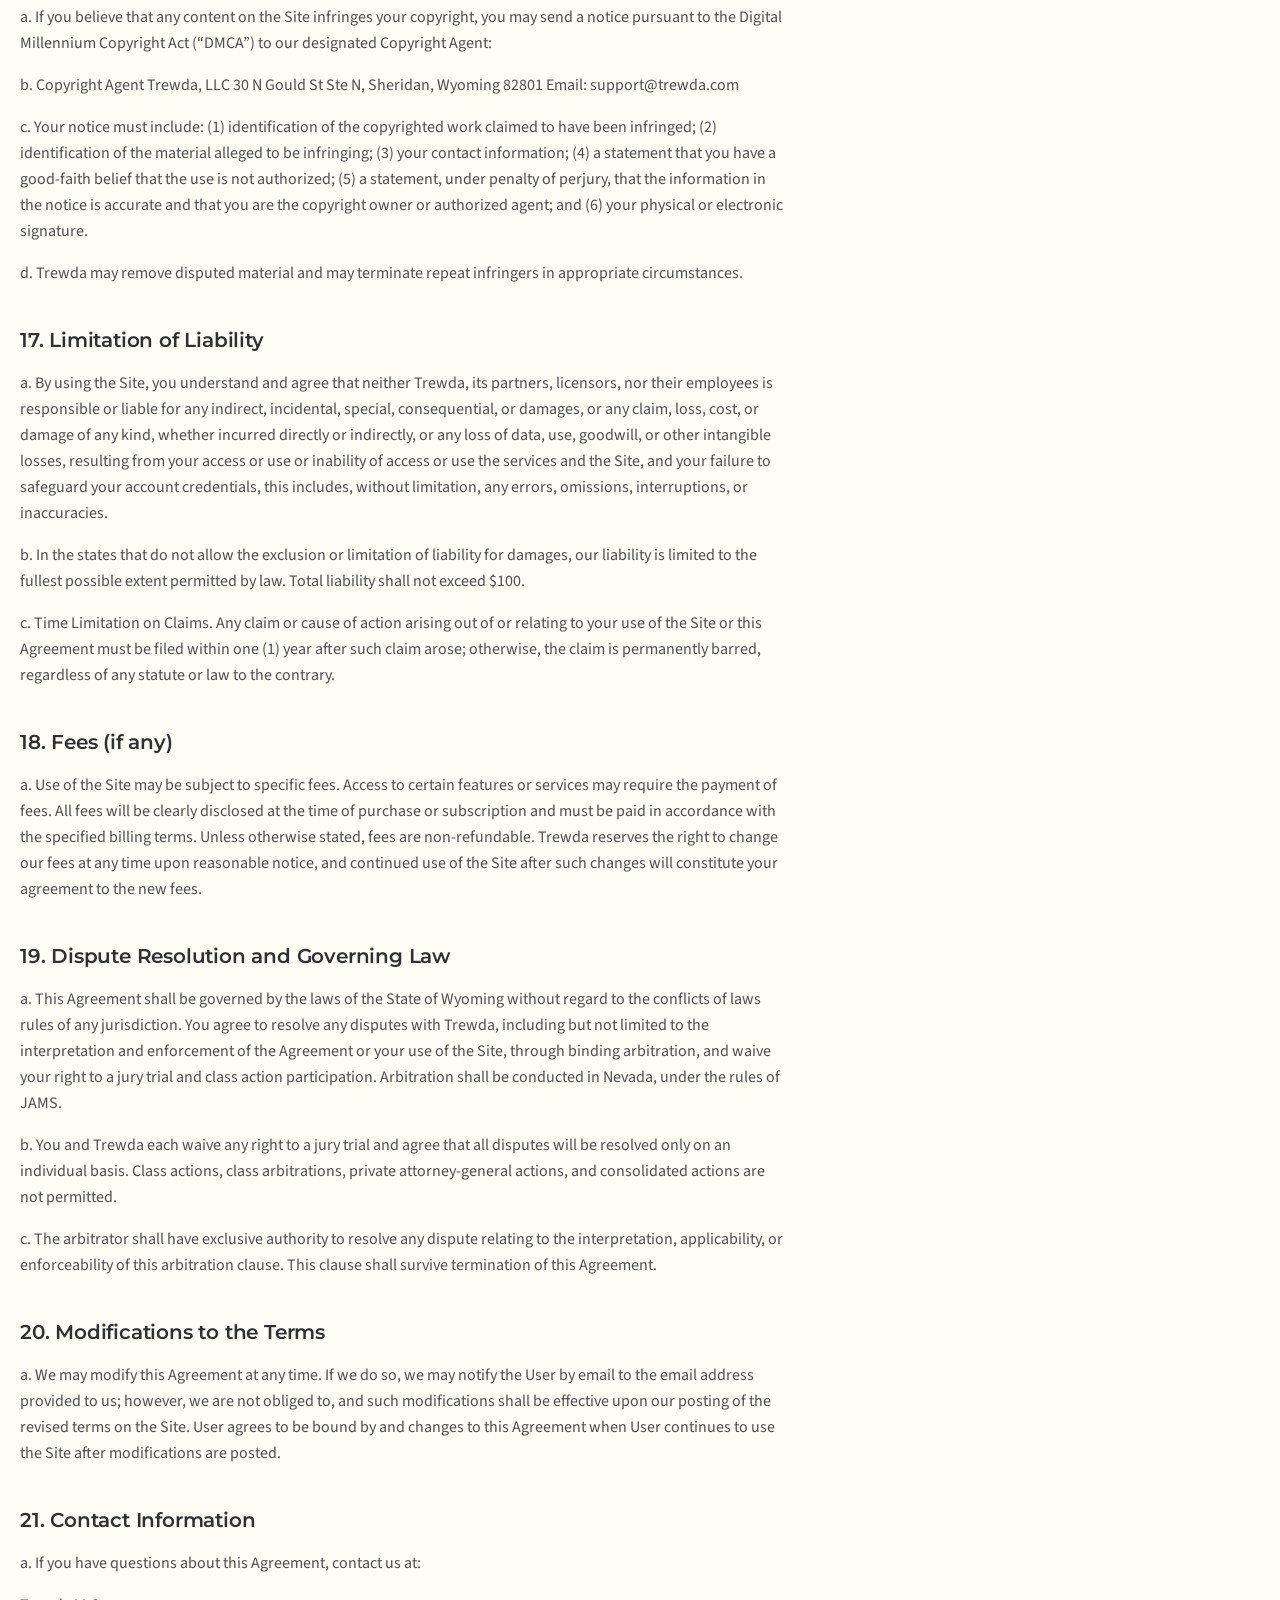
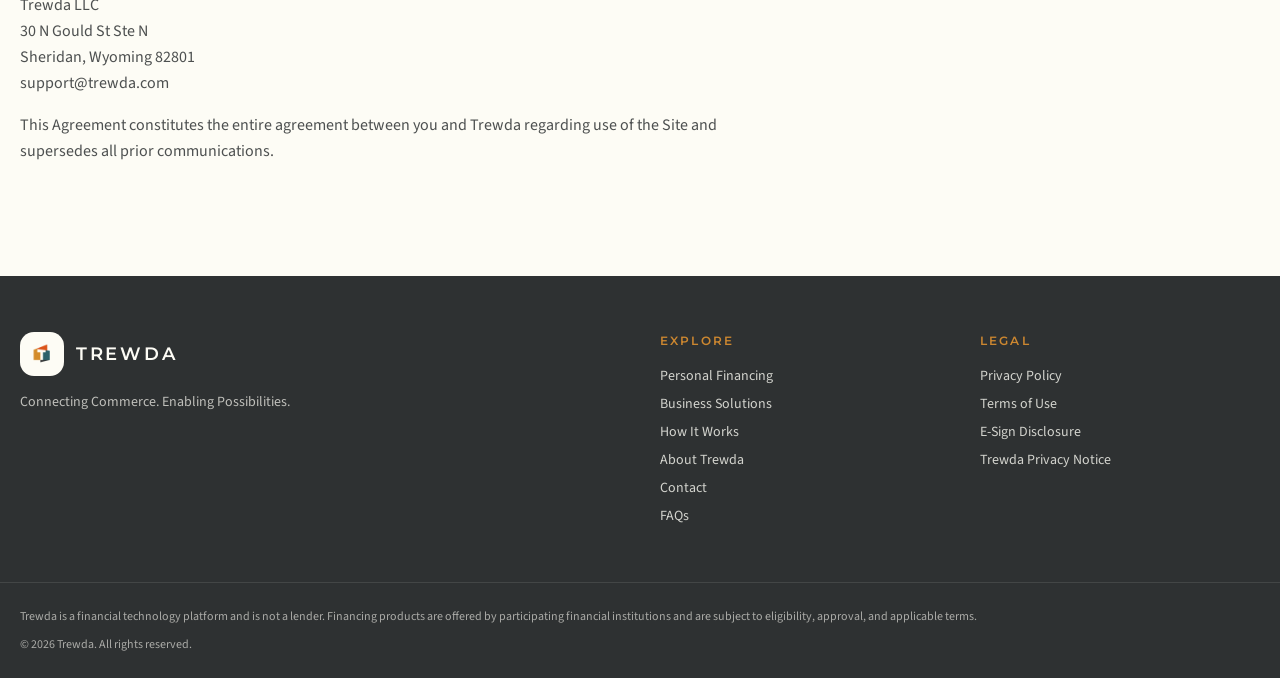
<file: terms.html>
<!DOCTYPE html>
<html lang="en">
 <head>
  <meta charset="utf-8"/>
  <meta content="width=device-width, initial-scale=1" name="viewport"/>
  <link as="image" href="assets/trewda-lockup.png" rel="preload"/>
  <link as="image" href="assets/trewda-logo.png" rel="preload"/>
  <link data-precedence="default" href="assets/styles-FeVALgsH.css" rel="stylesheet"/>
  <link data-precedence="default" href="https://fonts.googleapis.com/css2?family=Montserrat:wght@500;600;700&amp;family=Source+Sans+3:wght@400;500;600&amp;display=swap" rel="stylesheet"/>
  <title>
   Terms of Use | Trewda Website &amp; Service Users
  </title>
  <meta content="Trewda" name="author"/>
  <meta content="Review Trewda's Terms of Use for website and service users, including permitted use, user responsibilities, disclaimers, and dispute provisions." name="description"/>
  <meta content="Terms of Use | Trewda Website &amp; Service Users" property="og:title"/>
  <meta content="Review Trewda's Terms of Use for website and service users, including permitted use, user responsibilities, disclaimers, and dispute provisions." property="og:description"/>
  <meta content="website" property="og:type"/>
  <meta content="Trewda" property="og:site_name"/>
  <meta content="en_US" property="og:locale"/>
  <meta content="/legal/terms" property="og:url"/>
  <meta content="https://id-preview--7ebfb4f6-4d1b-48b0-84a3-66e8fc5d0429.lovable.app/__l5e/assets-v1/3f78bb24-ef26-437a-9b30-5fa10b18df9d/trewda-social.jpg" property="og:image"/>
  <meta content="https://id-preview--7ebfb4f6-4d1b-48b0-84a3-66e8fc5d0429.lovable.app/__l5e/assets-v1/3f78bb24-ef26-437a-9b30-5fa10b18df9d/trewda-social.jpg" property="og:image:secure_url"/>
  <meta content="image/jpeg" property="og:image:type"/>
  <meta content="1200" property="og:image:width"/>
  <meta content="630" property="og:image:height"/>
  <meta content="Trewda logo on ivory with orange, mustard, and teal accents" property="og:image:alt"/>
  <meta content="summary_large_image" name="twitter:card"/>
  <meta content="Terms of Use | Trewda Website &amp; Service Users" name="twitter:title"/>
  <meta content="Review Trewda's Terms of Use for website and service users, including permitted use, user responsibilities, disclaimers, and dispute provisions." name="twitter:description"/>
  <meta content="https://id-preview--7ebfb4f6-4d1b-48b0-84a3-66e8fc5d0429.lovable.app/__l5e/assets-v1/3f78bb24-ef26-437a-9b30-5fa10b18df9d/trewda-social.jpg" name="twitter:image"/>
  <meta content="Trewda logo on ivory with orange, mustard, and teal accents" name="twitter:image:alt"/>
  <link href="favicon.png" rel="icon" type="image/png"/>
  <link href="https://fonts.googleapis.com" rel="preconnect"/>
  <link crossorigin="anonymous" href="https://fonts.gstatic.com" rel="preconnect"/>
  <link href="https://trewda-home-loan-guide.lovable.app/legal/terms" rel="canonical"/>
  <script type="application/ld+json">
   {"@context":"https://schema.org","@graph":[{"@type":"Organization","@id":"https://trewda-home-loan-guide.lovable.app/#organization","name":"Trewda","legalName":"Trewda LLC","url":"https://trewda-home-loan-guide.lovable.app/","logo":"/__l5e/assets-v1/e16c0448-92a8-4d80-8bb7-e07fe70e4257/trewda-logo.png","description":"Trewda is a financial technology platform and is not a lender. Financing products are offered by participating financial institutions and are subject to eligibility, approval, and applicable terms.","email":"support@trewda.com","address":{"@type":"PostalAddress","streetAddress":"30 N Gould St Ste N","addressLocality":"Sheridan","addressRegion":"Wyoming","postalCode":"82801","addressCountry":"US"},"contactPoint":{"@type":"ContactPoint","contactType":"customer support","email":"support@trewda.com","url":"https://trewda-home-loan-guide.lovable.app/contact"},"hasOfferCatalog":{"@type":"OfferCatalog","name":"Trewda platform services","itemListElement":[{"@type":"Offer","itemOffered":{"@id":"https://trewda-home-loan-guide.lovable.app/#consumer-financing-connections"}},{"@type":"Offer","itemOffered":{"@id":"https://trewda-home-loan-guide.lovable.app/#merchant-financing-technology"}},{"@type":"Offer","itemOffered":{"@id":"https://trewda-home-loan-guide.lovable.app/#financial-partner-connections"}}]}},{"@type":"WebSite","@id":"https://trewda-home-loan-guide.lovable.app/#website","name":"Trewda","url":"https://trewda-home-loan-guide.lovable.app/","inLanguage":"en-US","publisher":{"@id":"https://trewda-home-loan-guide.lovable.app/#organization"}},{"@type":"Service","@id":"https://trewda-home-loan-guide.lovable.app/#consumer-financing-connections","name":"Consumer financing connections","serviceType":"Purchase financing connection technology","url":"https://trewda-home-loan-guide.lovable.app/personal-financing","description":"Trewda connects consumers shopping with participating merchants to financing options from participating financial institutions for home improvement, home repair, HVAC, plumbing, electrical, automotive repair, veterinary services, animal training, and more. Trewda is not a lender; availability, eligibility, approval, and terms depend on the provider.","provider":{"@id":"https://trewda-home-loan-guide.lovable.app/#organization"},"audience":[{"@type":"Audience","audienceType":"Consumers"}]},{"@type":"Service","@id":"https://trewda-home-loan-guide.lovable.app/#merchant-financing-technology","name":"Merchant financing technology","serviceType":"Merchant financing integration platform","url":"https://trewda-home-loan-guide.lovable.app/business-solutions","description":"Trewda connects merchants and their customers with participating financing providers and supports financing within merchant sales workflows. Participating financial institutions, not Trewda, provide the financing products.","provider":{"@id":"https://trewda-home-loan-guide.lovable.app/#organization"},"audience":[{"@type":"Audience","audienceType":"Merchants"}]},{"@type":"Service","@id":"https://trewda-home-loan-guide.lovable.app/#financial-partner-connections","name":"Financial partner platform connections","serviceType":"Financing technology platform connections","url":"https://trewda-home-loan-guide.lovable.app/how-it-works","description":"Trewda's technology platform connects participating financial institutions with merchants and consumers. Financial institutions provide financing products and determine eligibility, approval, and applicable terms; Trewda is not a lender.","provider":{"@id":"https://trewda-home-loan-guide.lovable.app/#organization"},"audience":[{"@type":"Audience","audienceType":"Financial institutions"}]}]}
  </script>
  <script type="application/ld+json">
   {"@context":"https://schema.org","@graph":[{"@type":"WebPage","@id":"https://trewda-home-loan-guide.lovable.app/legal/terms#webpage","url":"https://trewda-home-loan-guide.lovable.app/legal/terms","name":"Terms of Use","description":"Review Trewda's Terms of Use for website and service users, including permitted use, user responsibilities, disclaimers, and dispute provisions.","inLanguage":"en-US","isPartOf":{"@id":"https://trewda-home-loan-guide.lovable.app/#website"},"publisher":{"@id":"https://trewda-home-loan-guide.lovable.app/#organization"},"about":[{"@id":"https://trewda-home-loan-guide.lovable.app/#organization"}],"audience":[{"@type":"Audience","audienceType":"Website visitors"},{"@type":"Audience","audienceType":"Service users"}],"genre":"Legal disclosure","breadcrumb":{"@id":"https://trewda-home-loan-guide.lovable.app/legal/terms#breadcrumb"}},{"@type":"BreadcrumbList","@id":"https://trewda-home-loan-guide.lovable.app/legal/terms#breadcrumb","itemListElement":[{"@type":"ListItem","position":1,"name":"Trewda","item":"https://trewda-home-loan-guide.lovable.app/"},{"@type":"ListItem","position":2,"name":"Terms of Use","item":"https://trewda-home-loan-guide.lovable.app/legal/terms"}]}]}
  </script>
 </head>
 <body>
  <div class="flex min-h-screen flex-col">
   <header class="sticky top-0 z-50 border-b bg-background/90 backdrop-blur">
    <div class="mx-auto flex max-w-7xl items-center justify-between gap-4 px-5 py-4">
     <a aria-label="Trewda home" class="flex shrink-0 items-center" href="index.html">
      <img alt="Trewda" class="h-[42px] w-auto shrink-0 xl:h-[78px]" height="492" src="assets/trewda-lockup.png" width="1228"/>
     </a>
     <nav aria-label="Main" class="hidden items-center gap-5 xl:flex">
      <a class="whitespace-nowrap text-base font-medium text-foreground/80 transition-colors hover:text-primary" href="personal-financing.html">
       Personal Financing
      </a>
      <a class="whitespace-nowrap text-base font-medium text-foreground/80 transition-colors hover:text-primary" href="business-solutions.html">
       Business Solutions
      </a>
      <a class="whitespace-nowrap text-base font-medium text-foreground/80 transition-colors hover:text-primary" href="how-it-works.html">
       How It Works
      </a>
      <a class="whitespace-nowrap text-base font-medium text-foreground/80 transition-colors hover:text-primary" href="about.html">
       About Trewda
      </a>
      <a class="whitespace-nowrap text-base font-medium text-foreground/80 transition-colors hover:text-primary" href="contact.html">
       Contact
      </a>
     </nav>
     <div class="hidden items-center gap-2 xl:flex">
      <a class="inline-flex items-center justify-center gap-2 whitespace-nowrap rounded-full font-display font-semibold transition-all focus-visible:outline-none focus-visible:ring-2 focus-visible:ring-ring focus-visible:ring-offset-2 border border-primary/30 text-primary hover:bg-primary/5 h-12 px-6 text-sm" href="personal-financing.html#explore">
       Explore Financing
      </a>
      <a class="inline-flex items-center justify-center gap-2 whitespace-nowrap rounded-full font-display font-semibold transition-all focus-visible:outline-none focus-visible:ring-2 focus-visible:ring-ring focus-visible:ring-offset-2 bg-accent text-accent-foreground hover:brightness-110 h-12 px-6 text-sm" href="business-solutions.html#partner">
       Partner With Trewda
      </a>
     </div>
     <button aria-expanded="false" aria-label="Open menu" class="rounded-md p-2.5 xl:hidden">
      <svg aria-hidden="true" class="lucide lucide-x hidden" fill="none" height="24" stroke="currentColor" stroke-linecap="round" stroke-linejoin="round" stroke-width="2" viewbox="0 0 24 24" width="24" xmlns="http://www.w3.org/2000/svg">
       <path d="M18 6 6 18">
       </path>
       <path d="m6 6 12 12">
       </path>
      </svg>
      <svg aria-hidden="true" class="lucide lucide-menu h-7 w-7" fill="none" height="24" stroke="currentColor" stroke-linecap="round" stroke-linejoin="round" stroke-width="2" viewbox="0 0 24 24" width="24" xmlns="http://www.w3.org/2000/svg">
       <path d="M4 5h16">
       </path>
       <path d="M4 12h16">
       </path>
       <path d="M4 19h16">
       </path>
      </svg>
     </button>
    </div>
   </header>
   <main class="flex-1">
    <!--$-->
    <section class="bg-hero border-b">
     <div class="mx-auto max-w-7xl px-5 py-20 md:py-28">
      <div class="max-w-3xl animate-fade-up">
       <p class="eyebrow">
        Legal
       </p>
       <h1 class="mt-4 text-4xl font-bold leading-[1.1] md:text-6xl">
        Terms of Use
       </h1>
       <p class="mt-6 max-w-2xl text-lg text-muted-foreground md:text-xl">
       </p>
      </div>
     </div>
    </section>
    <section class="py-20 md:py-28">
     <div class="mx-auto max-w-7xl px-5">
      <article class="max-w-3xl space-y-4 text-foreground/85 leading-relaxed">
       <p>
        Updated: October 30, 2026
       </p>
       <p>
        This Terms of Use Agreement ("Agreement") is made between you ("you," "User") and Trewda LLC, a Wyoming limited liability company ("Trewda," "we," or "us"). This Agreement governs your access to and use of our website, services, and technology platforms (collectively, the "Site").
       </p>
       <p>
        By accessing or using the Site, you agree to be bound by this Agreement, our Privacy Policy, our Consent to Electronic Disclosures, and any additional terms, policies, or notices referenced herein or posted on the Site from time to time. If you do not agree to all terms and conditions or any part of the terms set forth in this Agreement, you must not use the Site.
       </p>
       <p>
        Certain features, services, or materials offered through the Site may be subject to additional terms or rules. Such additional terms are hereby incorporated by reference into this Agreement. By using those services or materials, you agree to comply with those additional terms as well.
       </p>
       <h2 class="pt-6 text-xl font-semibold text-foreground">
        1. Use of the Site
       </h2>
       <p>
        a. Trewda is a digital loan marketplace and lead-generation platform that works with both consumers and participating contractors. Depending on the applicable program and jurisdiction, financing options made available through the Site may include bank-originated loans from third-party lenders or retail installment sales contracts between consumers and participating merchants or affiliates. Trewda does not originate, underwrite, fund, or service loans, nor does Trewda provide contractor services. Instead, Trewda enables contractors to offer financing options to their customers and connects consumers with licensed, independent third-party lenders who make all credit decisions. Any loan offer, loan approval, or service arrangement is solely between you, the contractor, and the applicable lender.
       </p>
       <p>
        b. The Site is intended solely for use by individuals who are 18 years of age or older, currently located in the United States, and legally permitted to access and use online financial marketplaces under the laws of their jurisdiction.
       </p>
       <h2 class="pt-6 text-xl font-semibold text-foreground">
        2. License and Restrictions
       </h2>
       <p>
        a. Trewda grants you a limited, non-exclusive, non-transferable, revocable license to access and use the Site for your personal, non-commercial use, or—if you are a contractor—for your internal business purposes in connection with offering financing to eligible customers. Except as expressly permitted, you agree not to:
       </p>
       <p>
        b. Use the Site for unlawful, fraudulent, or misleading purposes, including submitting false information or loan applications;
       </p>
       <p>
        c. Impersonate any person or entity, misrepresent your identity or affiliation, or submit information on behalf of any individual without their permission;
       </p>
       <p>
        d. Access or attempt to access Trewda systems without authorization, including attempting to circumvent security features, technical protections, or access controls;
       </p>
       <p>
        e. Interfere with or disrupt the integrity, performance, or availability of the Site, including through automated scripts, data scraping, bots, or any activity that places excessive load on Trewda’s infrastructure;
       </p>
       <p>
        f. Use the Site to harvest, collect, or misuse consumer or contractor information, including for marketing or resale purposes without consent;
       </p>
       <p>
        g. Use the Site in any manner inconsistent with Trewda’s role as a marketplace and lead-generation platform, including representing Trewda as a lender, servicer, or contractor.
       </p>
       <p>
        h. Trewda reserves the right, in its sole discretion, to suspend, restrict, or terminate access to the Site for any actual or suspected violation of these terms, or for any conduct that Trewda reasonably believes may harm Users, contractors, lenders, or Trewda’s systems or reputation.
       </p>
       <h2 class="pt-6 text-xl font-semibold text-foreground">
        3. Registration and Account Security
       </h2>
       <p>
        a. Certain areas or features of the Site may be accessed only by registered users who have created an account with Trewda. To create an account, you must complete the registration process by providing current, complete, and accurate information as requested. If Trewda believes, for any reason, including but not limited to suspicion or concern, that any information you have provided is untrue, inaccurate, outdated, or incomplete, Trewda reserves the right to suspend or terminate your access to the Site or your account. You are solely responsible for keeping your registration information up to date.
       </p>
       <p>
        b. Once your account is created, you may be required to select one or more personal, non-transferable passwords or authentication credentials. You are solely responsible for maintaining the confidentiality of your password(s), protecting your personal information, and for all activity that occurs under your account, whether or not you authorized it. You understand and agree that neither Trewda nor its partners, licensors, nor its employees are responsible or liable for any claim, loss, costs, or damage resulting from your failure to safeguard your account credentials.
       </p>
       <h2 class="pt-6 text-xl font-semibold text-foreground">
        4. Account Information and User Data
       </h2>
       <p>
        a. Trewda does not claim ownership of the personal information or application data (“Data”) you submit through the Site in connection with your use of our services. However, you acknowledge that Trewda and its partners may collect, process, store, and share your Data in accordance with our Privacy Policy. This may include use for matching you with financial service providers or offering tailored products and services. Trewda also retains rights to any anonymized, aggregated data that is not personally identifiable.
       </p>
       <p>
        b. Trewda will not access, use, or disclose your personally identifiable information except as outlined in the Agreement and the Privacy Policy, or as required by law. We may share usage and statistical data with partners and third parties in aggregated form, but such information will not include personal identifiers. Trewda may access your account as necessary to address service issues, technical problems, or suspected violations of these Terms.
       </p>
       <p>
        c. You are solely responsible for the accuracy, quality, legality, and appropriateness of all Data you submit through the Site. Trewda is not responsible for any deletion, loss, corruption, or failure to store your Data and shall not be liable for any actions taken in reliance on the accuracy of such Data.
       </p>
       <h2 class="pt-6 text-xl font-semibold text-foreground">
        5. Ownership of Platform and Content
       </h2>
       <p>
        a. All rights, title, and interest in and to the Site, including but not limited to all software, source code, algorithms, text, images, user interfaces, design, and underlying technology, are and will remain the exclusive property of Trewda, LLC and/or its User. You are granted a limited, non-exclusive, revocable license to access and use the Site solely for its intended purpose, subject to the terms of this Agreement. No ownership rights are transferred to you through your use of the Site.
       </p>
       <h2 class="pt-6 text-xl font-semibold text-foreground">
        6. Third-Party Providers
       </h2>
       <p>
        a. Loan offers on our Site come from third-party providers ("Lenders"). By submitting a prequalification or inquiry form, you consent to be contacted by these Lenders via phone, SMS, email, or other communication channels. You acknowledge that Trewda is not responsible for the acts or omissions of any Lender or for any result that may arise from those acts or omissions.
       </p>
       <h2 class="pt-6 text-xl font-semibold text-foreground">
        7. Telephone Consumer Protection Act (TCPA) Consent
       </h2>
       <p>
        a. By submitting an inquiry or creating an account on the Site, you expressly consent to be contacted by Trewda, our partners, and third-party Lenders at any telephone number, mobile number, or email address you provide. This may include calls or text messages made using an automatic telephone dialing system, prerecorded or artificial voice messages, and other automated technologies. Your consent to receive such communications is not a condition of using the Site or obtaining any product or service.
       </p>
       <p>
        b. You represent and warrant that the telephone number(s) you provide belong to you and are not associated with any third party, and that you are permitted to receive calls and messages at those numbers. You agree to notify us immediately if any number you provided is surrendered, reassigned, or no longer in your control.
       </p>
       <p>
        c. You may opt out of marketing-related calls or texts at any time by replying “STOP” to any message or by emailing us at support@trewda.com with the subject line “Opt Out.” Opting out will not affect your communications regarding active applications or required transactional notices.
       </p>
       <h2 class="pt-6 text-xl font-semibold text-foreground">
        8. Third-Party Transactions and Services
       </h2>
       <p>
        a. As part of your use of the Site, you may be connected with or directed to third-party financial institutions, service providers, or other vendors (each “Third-Party”, and collectively, “Third Parties”) offering products or services, including loan products, financial tools, or promotional offerings. Any engagement, transaction, or correspondence between you and such Third Parties, including but not limited to applications, negotiations, or agreements, is solely between you and the applicable Third Party.
       </p>
       <p>
        b. Trewda is not a party to, and does not guarantee, endorse, or make any representations regarding any such Third Party products or services. Trewda expressly disclaims any liability, obligation, or responsibility arising from your interactions or agreements with a Third Party, this includes, but is not limited to, any kind of disputes, illegal conduct, contractual obligations, or performance issues. Furthermore, Trewda is not responsible for the accuracy, completeness, privacy practices, or any other aspects of Third-Party websites, services, or communications. Any loss, damage, or other consequences resulting from your use of Third-Party products, services, or sharing of your information with third parties is solely your responsibility.
       </p>
       <p>
        c. The Site may contain links to third-party websites or resources. Trewda does not endorse, control, or assume responsibility for any third-party content, products, services, or practices. Your interactions with such third parties are solely between you and the third party, and Trewda is not liable for any loss or damage arising from those interactions.
       </p>
       <p>
        d. In the event of a dispute or claim with any Third Party, you acknowledge that your sole and exclusive remedy lies with that party. You expressly waive, release, and discharge, without limitation, Trewda, its affiliates, officers, directors, employees, and agents from all and any claims, demands, losses, damages, liabilities, or cause of action, whether known or unknown, foreseen or unforeseen, arising out of or related to such disputes.
       </p>
       <p>
        e. Loan offers, rates, terms, or prequalification results displayed on or through the Site are provided solely by third-party Lenders. Trewda does not guarantee that you will receive any loan offer, that any displayed terms will remain available, or that any Lender will ultimately approve your application. All offers are subject to each Lender’s separate credit criteria, verification requirements, and underwriting guidelines.
       </p>
       <h2 class="pt-6 text-xl font-semibold text-foreground">
        9. Responsibilities/ Liabilities
       </h2>
       <p>
        a. You are solely responsible for all activity that occurs under your account or is related to your account, including maintaining the accuracy and completeness of any information you submit on and through the Site, such as loan inquiries and personal information. You also agree to safeguard and keep your account credentials confidential.
       </p>
       <p>
        b. You agree to: i. Immediately notify Trewda of any unauthorized use of your account or suspected breach of security; ii. Log out or exit your account at the end of each session; and/or iii. Refrain from attempting to copy, distribute, or otherwise misuse any content, systems, or services offered through the Site.
       </p>
       <p>
        c. Trewda is not liable for any unauthorized access, use or alteration of your account, Data, or communications, even if such access occurs as a result of a Third Party’s misuse, nor for any transaction or failure resulting from your failure to follow the terms of the Agreement.
       </p>
       <p>
        d. You agree to cooperate with Trewda in any reasonable request related to verification of your identity, your submitted information, or your eligibility to use the Site. Failure to cooperate may result in suspension or termination of your account or limitations on your access to services offered through the Site.
       </p>
       <h2 class="pt-6 text-xl font-semibold text-foreground">
        10. Disclaimer of Legal/Financial Advice
       </h2>
       <p>
        a. Trewda does not provide any legal, financial, tax, or professional advice. Any information provided on the Site is for general informational purposes only and does not constitute legal, financial, or tax advice.
       </p>
       <h2 class="pt-6 text-xl font-semibold text-foreground">
        11. Consent for Electronic Communications
       </h2>
       <p>
        a. By using the Site, creating an account, submitting a financing inquiry, or interacting with Trewda or any participating Lender through the Site, you agree to receive all disclosures, notices, agreements, legally required documents, and other communications electronically (“Electronic Communications”). Electronic Communications may include email, SMS/text messages, in-account notifications, or links to documents delivered electronically.
       </p>
       <p>
        b. You acknowledge that Electronic Communications may include important information related to your financing inquiry, required disclosures under federal or state law, and information from participating Lenders. You agree that Electronic Communications satisfy any legal requirement that such communications be in writing.
       </p>
       <p>
        c. You may withdraw your consent to receive Electronic Communications at any time by emailing support@trewda.com. However, withdrawing consent may prevent you from using the Site or from completing a financing inquiry, and may delay, suspend, or otherwise affect your ability to obtain a loan from a participating Lender. Lenders may require electronic delivery of certain disclosures as a condition of processing or servicing your loan. If you withdraw consent, Trewda and participating Lenders may be unable to continue providing services to you.
       </p>
       <p>
        d. Withdrawing your consent does not affect the legal validity of any Electronic Communications already provided, and it does not terminate any obligations you may have under an existing agreement with a Lender.
       </p>
       <h2 class="pt-6 text-xl font-semibold text-foreground">
        12. Intellectual Property
       </h2>
       <p>
        a. All content on the Site, including, but not limited to, text, graphics, logos, and software, is owned or licensed by Trewda and is protected under copyright and trademark law. You shall not copy, distribute, modify, or create derivative works from any materials on the Site without our express written permission.
       </p>
       <h2 class="pt-6 text-xl font-semibold text-foreground">
        13. User Responsibilities and Data Accuracy
       </h2>
       <p>
        a. You are responsible for the information you submit through the Site and agree that all information is accurate and truthful. Trewda is not responsible for errors in application submissions or the information provided to Lenders, as per provisions 8 and 9 above.
       </p>
       <h2 class="pt-6 text-xl font-semibold text-foreground">
        14. Compliance and Prohibited Uses
       </h2>
       <p>
        a. You agree not to use the Site to: i. Violate any law, regulation, or third-party right; ii. Submit false, misleading, or fraudulent information; iii. Interfere with the security, integrity, or performance of the Site; iv. Access the Site using automated scripts, bots, crawlers, or data-harvesting tools; v. Scrape, copy, or index any portion of the Site or its content without our express written consent; vi. Upload or transmit any harmful, malicious, obscene, defamatory, or unlawful content; vii. Upload or transmit viruses, malware, worms, spyware, or any program intended to damage or disrupt software or devices; viii. Attempt to gain unauthorized access to Trewda’s systems, User accounts, or networks; ix. Use the Site for commercial solicitation, unsolicited messages (“spam”), or marketing without permission; x. Collect or harvest personal information of other Users; xi. Misrepresent your identity or affiliation with any person or entity; xii. Reverse engineer, decompile, or derive source code from any part of the Site; or xiii. Engage in any conduct that Trewda determines, in its sole discretion, to be harmful, abusive, deceptive, or disruptive.
       </p>
       <p>
        b. Trewda reserves the right to investigate and take legal action against any User who violates these restrictions.
       </p>
       <h2 class="pt-6 text-xl font-semibold text-foreground">
        15. Disclaimer of Warranties
       </h2>
       <p>
        a. THE SITE IS PROVIDED "AS IS" AND "AS AVAILABLE" WITHOUT WARRANTY OF ANY KIND. TREWDA DISCLAIMS ALL WARRANTIES, INCLUDING MERCHANTABILITY, FITNESS FOR A PARTICULAR PURPOSE, AND NON-INFRINGEMENT.
       </p>
       <h2 class="pt-6 text-xl font-semibold text-foreground">
        16. Copyright Complaints (DMCA Notice)
       </h2>
       <p>
        a. If you believe that any content on the Site infringes your copyright, you may send a notice pursuant to the Digital Millennium Copyright Act (“DMCA”) to our designated Copyright Agent:
       </p>
       <p>
        b. Copyright Agent Trewda, LLC 30 N Gould St Ste N, Sheridan, Wyoming 82801 Email: support@trewda.com
       </p>
       <p>
        c. Your notice must include: (1) identification of the copyrighted work claimed to have been infringed; (2) identification of the material alleged to be infringing; (3) your contact information; (4) a statement that you have a good-faith belief that the use is not authorized; (5) a statement, under penalty of perjury, that the information in the notice is accurate and that you are the copyright owner or authorized agent; and (6) your physical or electronic signature.
       </p>
       <p>
        d. Trewda may remove disputed material and may terminate repeat infringers in appropriate circumstances.
       </p>
       <h2 class="pt-6 text-xl font-semibold text-foreground">
        17. Limitation of Liability
       </h2>
       <p>
        a. By using the Site, you understand and agree that neither Trewda, its partners, licensors, nor their employees is responsible or liable for any indirect, incidental, special, consequential, or damages, or any claim, loss, cost, or damage of any kind, whether incurred directly or indirectly, or any loss of data, use, goodwill, or other intangible losses, resulting from your access or use or inability of access or use the services and the Site, and your failure to safeguard your account credentials, this includes, without limitation, any errors, omissions, interruptions, or inaccuracies.
       </p>
       <p>
        b. In the states that do not allow the exclusion or limitation of liability for damages, our liability is limited to the fullest possible extent permitted by law. Total liability shall not exceed $100.
       </p>
       <p>
        c. Time Limitation on Claims. Any claim or cause of action arising out of or relating to your use of the Site or this Agreement must be filed within one (1) year after such claim arose; otherwise, the claim is permanently barred, regardless of any statute or law to the contrary.
       </p>
       <h2 class="pt-6 text-xl font-semibold text-foreground">
        18. Fees (if any)
       </h2>
       <p>
        a. Use of the Site may be subject to specific fees. Access to certain features or services may require the payment of fees. All fees will be clearly disclosed at the time of purchase or subscription and must be paid in accordance with the specified billing terms. Unless otherwise stated, fees are non-refundable. Trewda reserves the right to change our fees at any time upon reasonable notice, and continued use of the Site after such changes will constitute your agreement to the new fees.
       </p>
       <h2 class="pt-6 text-xl font-semibold text-foreground">
        19. Dispute Resolution and Governing Law
       </h2>
       <p>
        a. This Agreement shall be governed by the laws of the State of Wyoming without regard to the conflicts of laws rules of any jurisdiction. You agree to resolve any disputes with Trewda, including but not limited to the interpretation and enforcement of the Agreement or your use of the Site, through binding arbitration, and waive your right to a jury trial and class action participation. Arbitration shall be conducted in Nevada, under the rules of JAMS.
       </p>
       <p>
        b. You and Trewda each waive any right to a jury trial and agree that all disputes will be resolved only on an individual basis. Class actions, class arbitrations, private attorney-general actions, and consolidated actions are not permitted.
       </p>
       <p>
        c. The arbitrator shall have exclusive authority to resolve any dispute relating to the interpretation, applicability, or enforceability of this arbitration clause. This clause shall survive termination of this Agreement.
       </p>
       <h2 class="pt-6 text-xl font-semibold text-foreground">
        20. Modifications to the Terms
       </h2>
       <p>
        a. We may modify this Agreement at any time. If we do so, we may notify the User by email to the email address provided to us; however, we are not obliged to, and such modifications shall be effective upon our posting of the revised terms on the Site. User agrees to be bound by and changes to this Agreement when User continues to use the Site after modifications are posted.
       </p>
       <h2 class="pt-6 text-xl font-semibold text-foreground">
        21. Contact Information
       </h2>
       <p>
        a. If you have questions about this Agreement, contact us at:
       </p>
       <p>
        Trewda LLC
        <br/>
        30 N Gould St Ste N
        <br/>
        Sheridan, Wyoming 82801
        <br/>
        support@trewda.com
       </p>
       <p>
        This Agreement constitutes the entire agreement between you and Trewda regarding use of the Site and supersedes all prior communications.
       </p>
      </article>
     </div>
    </section>
    <!--/$-->
   </main>
   <footer class="bg-brand-charcoal text-brand-ivory">
    <div class="mx-auto grid max-w-7xl gap-10 px-5 py-14 md:grid-cols-4">
     <div class="md:col-span-2">
      <div class="flex items-center gap-3">
       <span class="rounded-lg bg-brand-ivory p-1.5">
        <img alt="" class="h-8 w-8" src="assets/trewda-logo.png"/>
       </span>
       <span class="trewda-wordmark text-lg">
        TREWDA
       </span>
      </div>
      <p class="mt-4 max-w-sm text-sm text-brand-ivory/70">
       Connecting Commerce. Enabling Possibilities.
      </p>
     </div>
     <div>
      <h3 class="eyebrow text-brand-mustard">
       Explore
      </h3>
      <ul class="mt-4 space-y-2 text-sm">
       <li>
        <a class="text-brand-ivory/80 hover:text-brand-ivory" href="personal-financing.html">
         Personal Financing
        </a>
       </li>
       <li>
        <a class="text-brand-ivory/80 hover:text-brand-ivory" href="business-solutions.html">
         Business Solutions
        </a>
       </li>
       <li>
        <a class="text-brand-ivory/80 hover:text-brand-ivory" href="how-it-works.html">
         How It Works
        </a>
       </li>
       <li>
        <a class="text-brand-ivory/80 hover:text-brand-ivory" href="about.html">
         About Trewda
        </a>
       </li>
       <li>
        <a class="text-brand-ivory/80 hover:text-brand-ivory" href="contact.html">
         Contact
        </a>
       </li>
       <li>
        <a class="text-brand-ivory/80 hover:text-brand-ivory" href="faq.html">
         FAQs
        </a>
       </li>
      </ul>
     </div>
     <div>
      <h3 class="eyebrow text-brand-mustard">
       Legal
      </h3>
      <ul class="mt-4 space-y-2 text-sm">
       <li>
        <a class="text-brand-ivory/80 hover:text-brand-ivory" href="privacy.html">
         Privacy Policy
        </a>
       </li>
       <li>
        <a aria-current="page" class="text-brand-ivory/80 hover:text-brand-ivory active" data-status="active" href="terms.html">
         Terms of Use
        </a>
       </li>
       <li>
        <a class="text-brand-ivory/80 hover:text-brand-ivory" href="esign.html">
         E-Sign Disclosure
        </a>
       </li>
       <li>
        <a class="text-brand-ivory/80 hover:text-brand-ivory" href="privacy-notice.html">
         Trewda Privacy Notice
        </a>
       </li>
      </ul>
     </div>
    </div>
    <div class="border-t border-brand-ivory/10">
     <div class="mx-auto max-w-7xl px-5 py-6 text-xs leading-relaxed text-brand-ivory/60">
      <p>
       Trewda is a financial technology platform and is not a lender. Financing products are offered by participating financial institutions and are subject to eligibility, approval, and applicable terms.
      </p>
      <p class="mt-2">
       ©
       <!-- -->
       2026
       <!-- -->
       Trewda. All rights reserved.
      </p>
     </div>
    </div>
   </footer>
  </div>
  <script src="assets/site.js">
  </script>
 </body>
</html>
</file>
